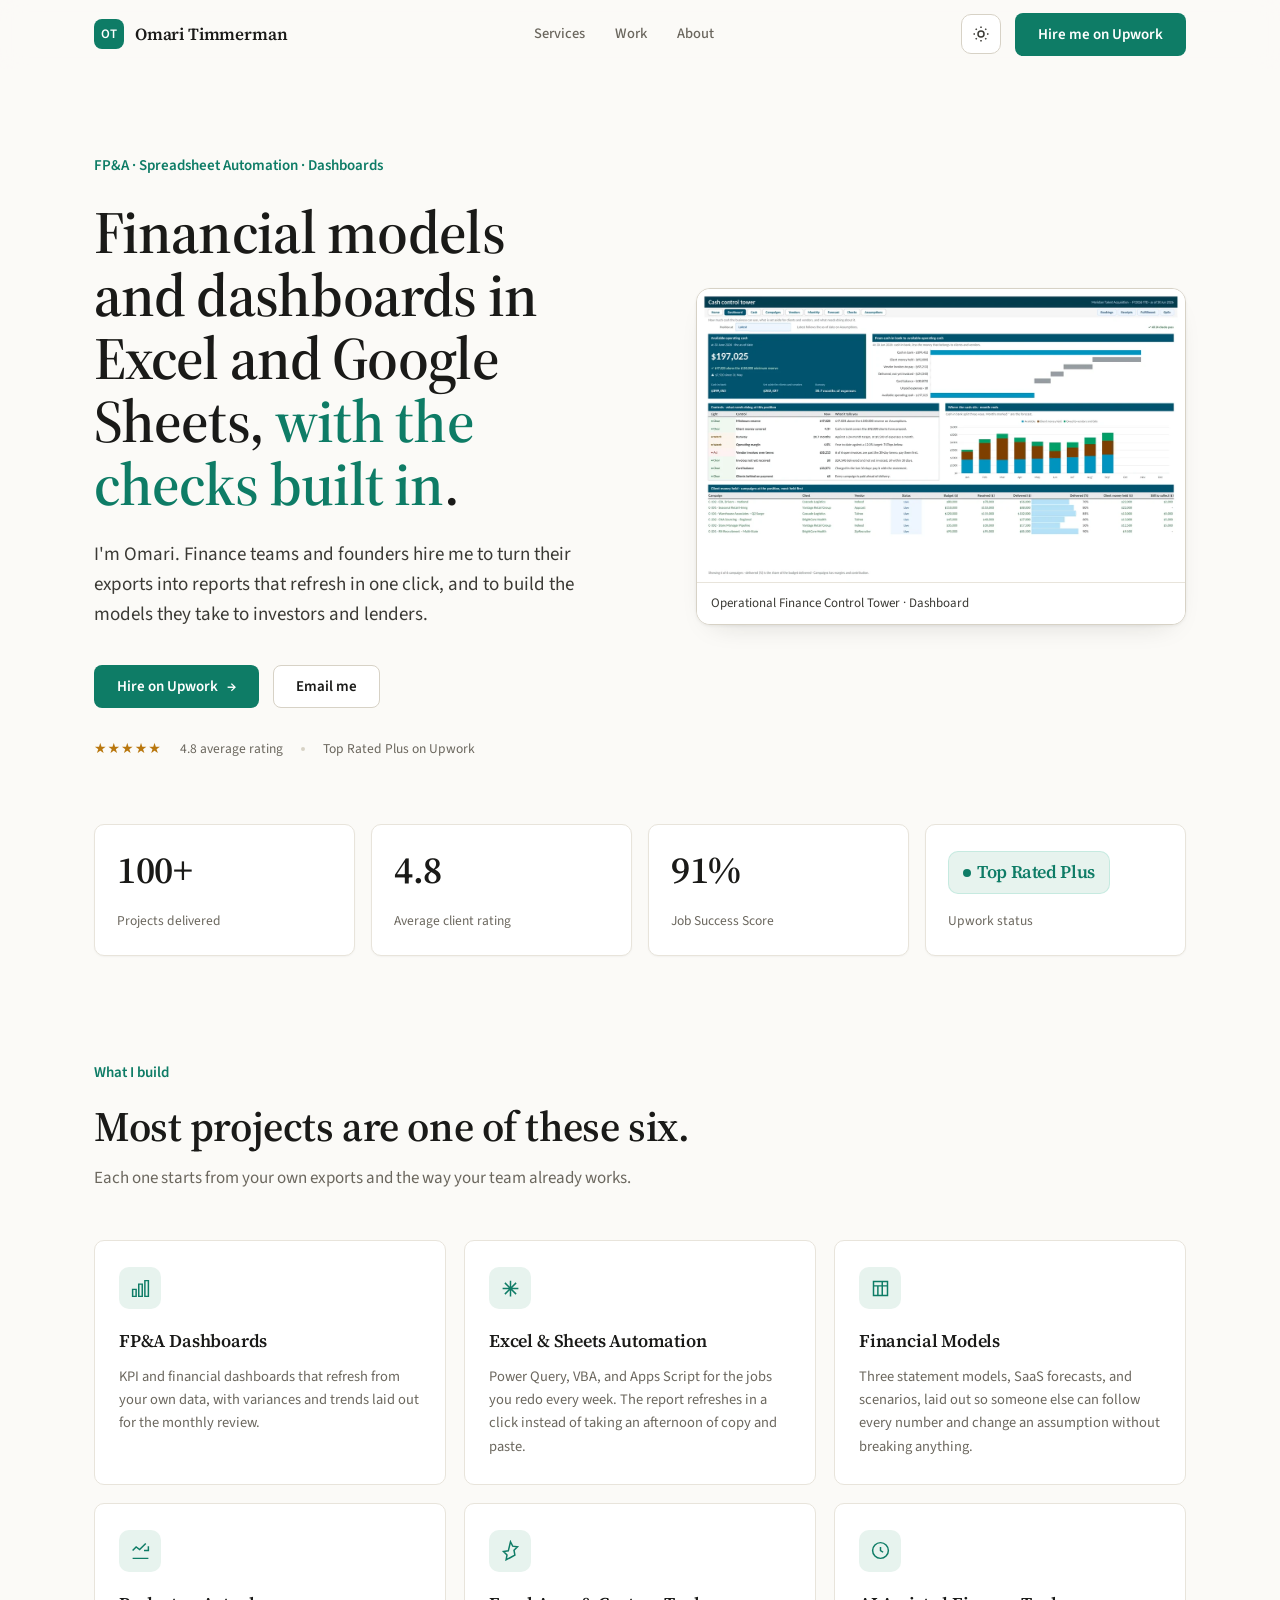
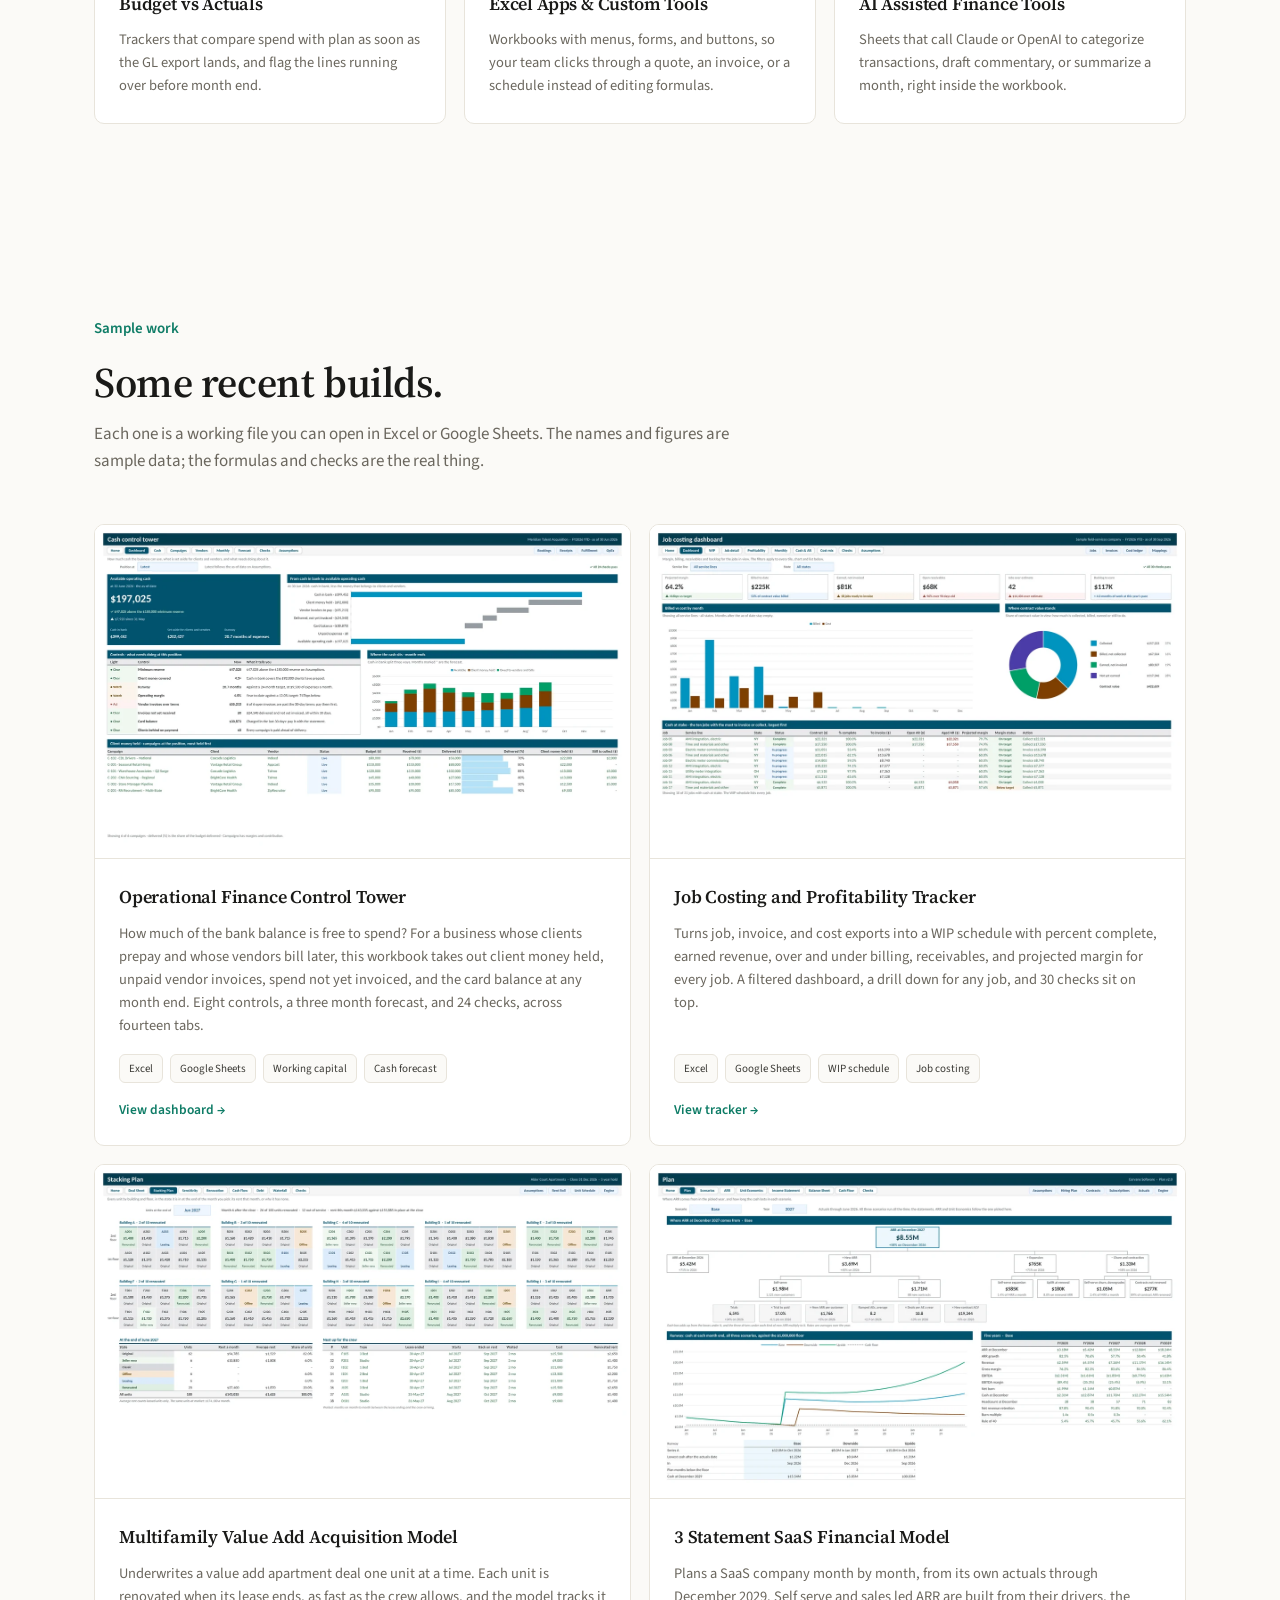
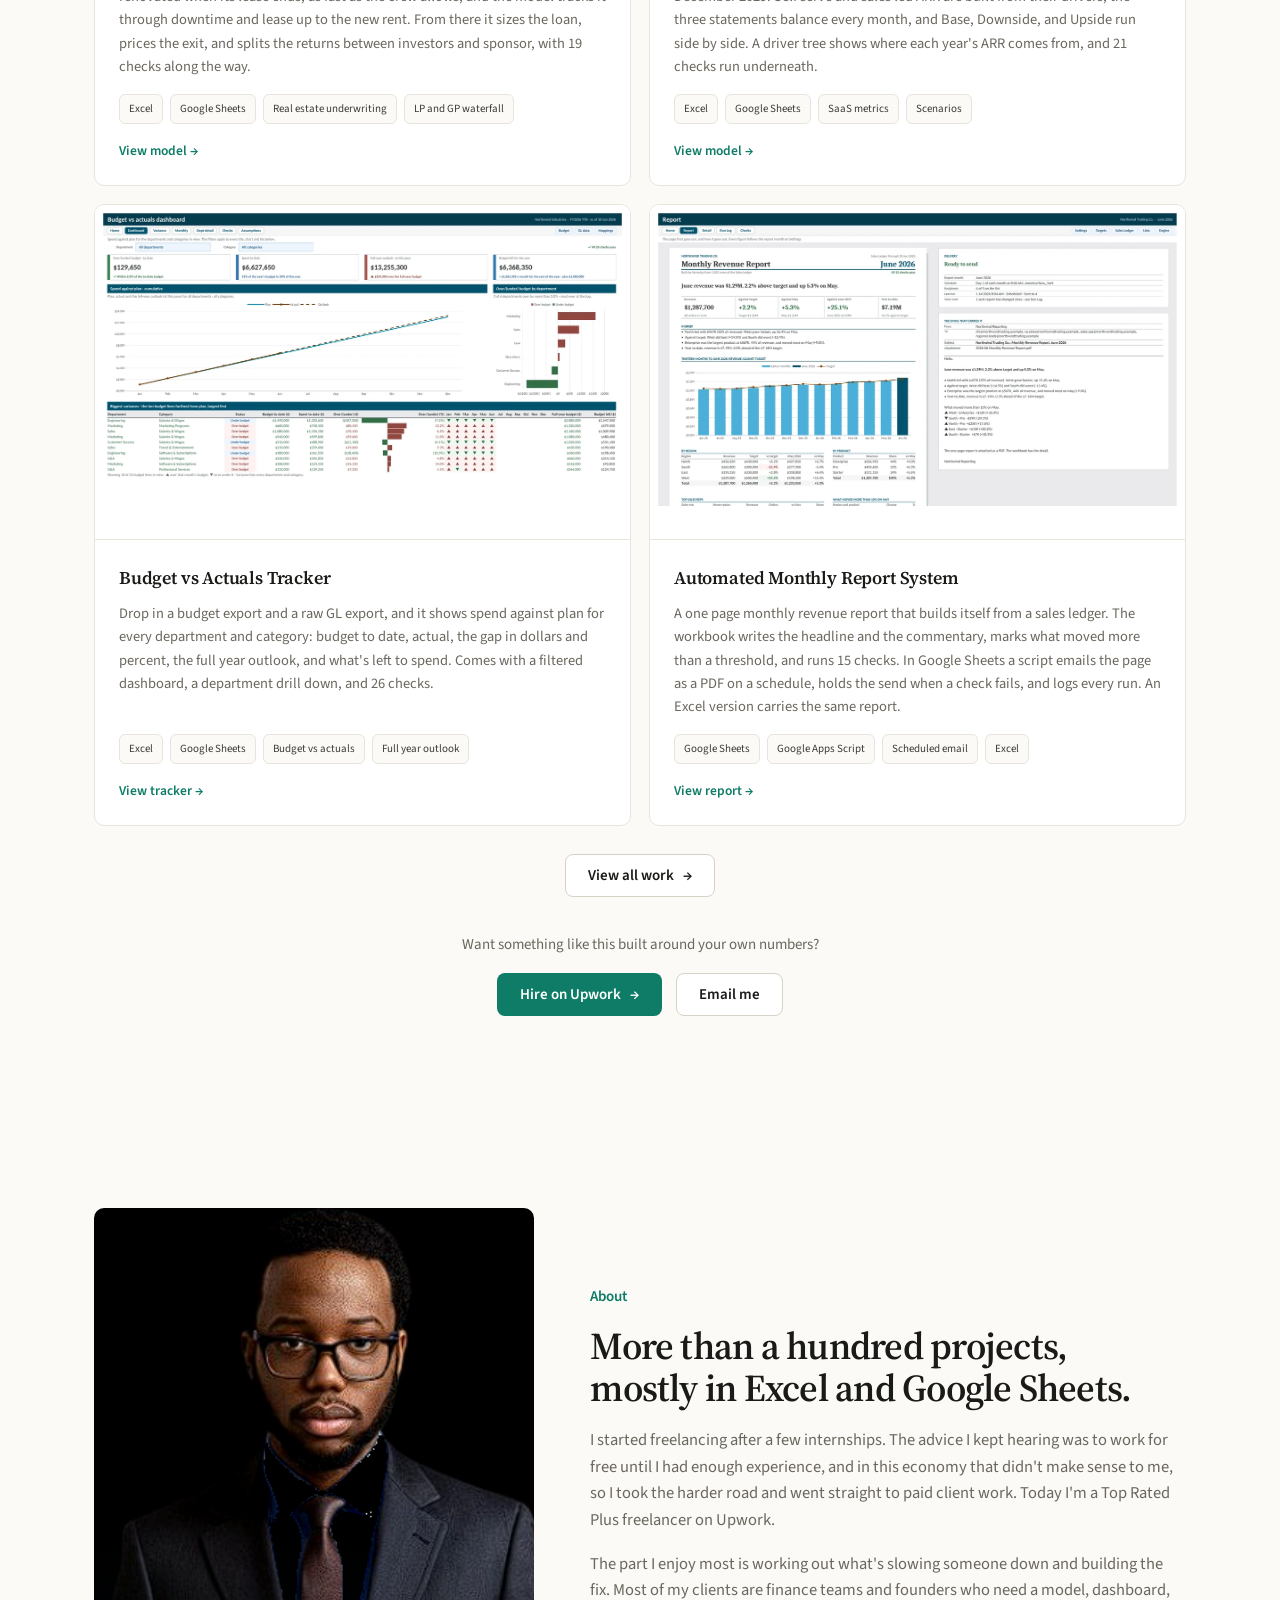
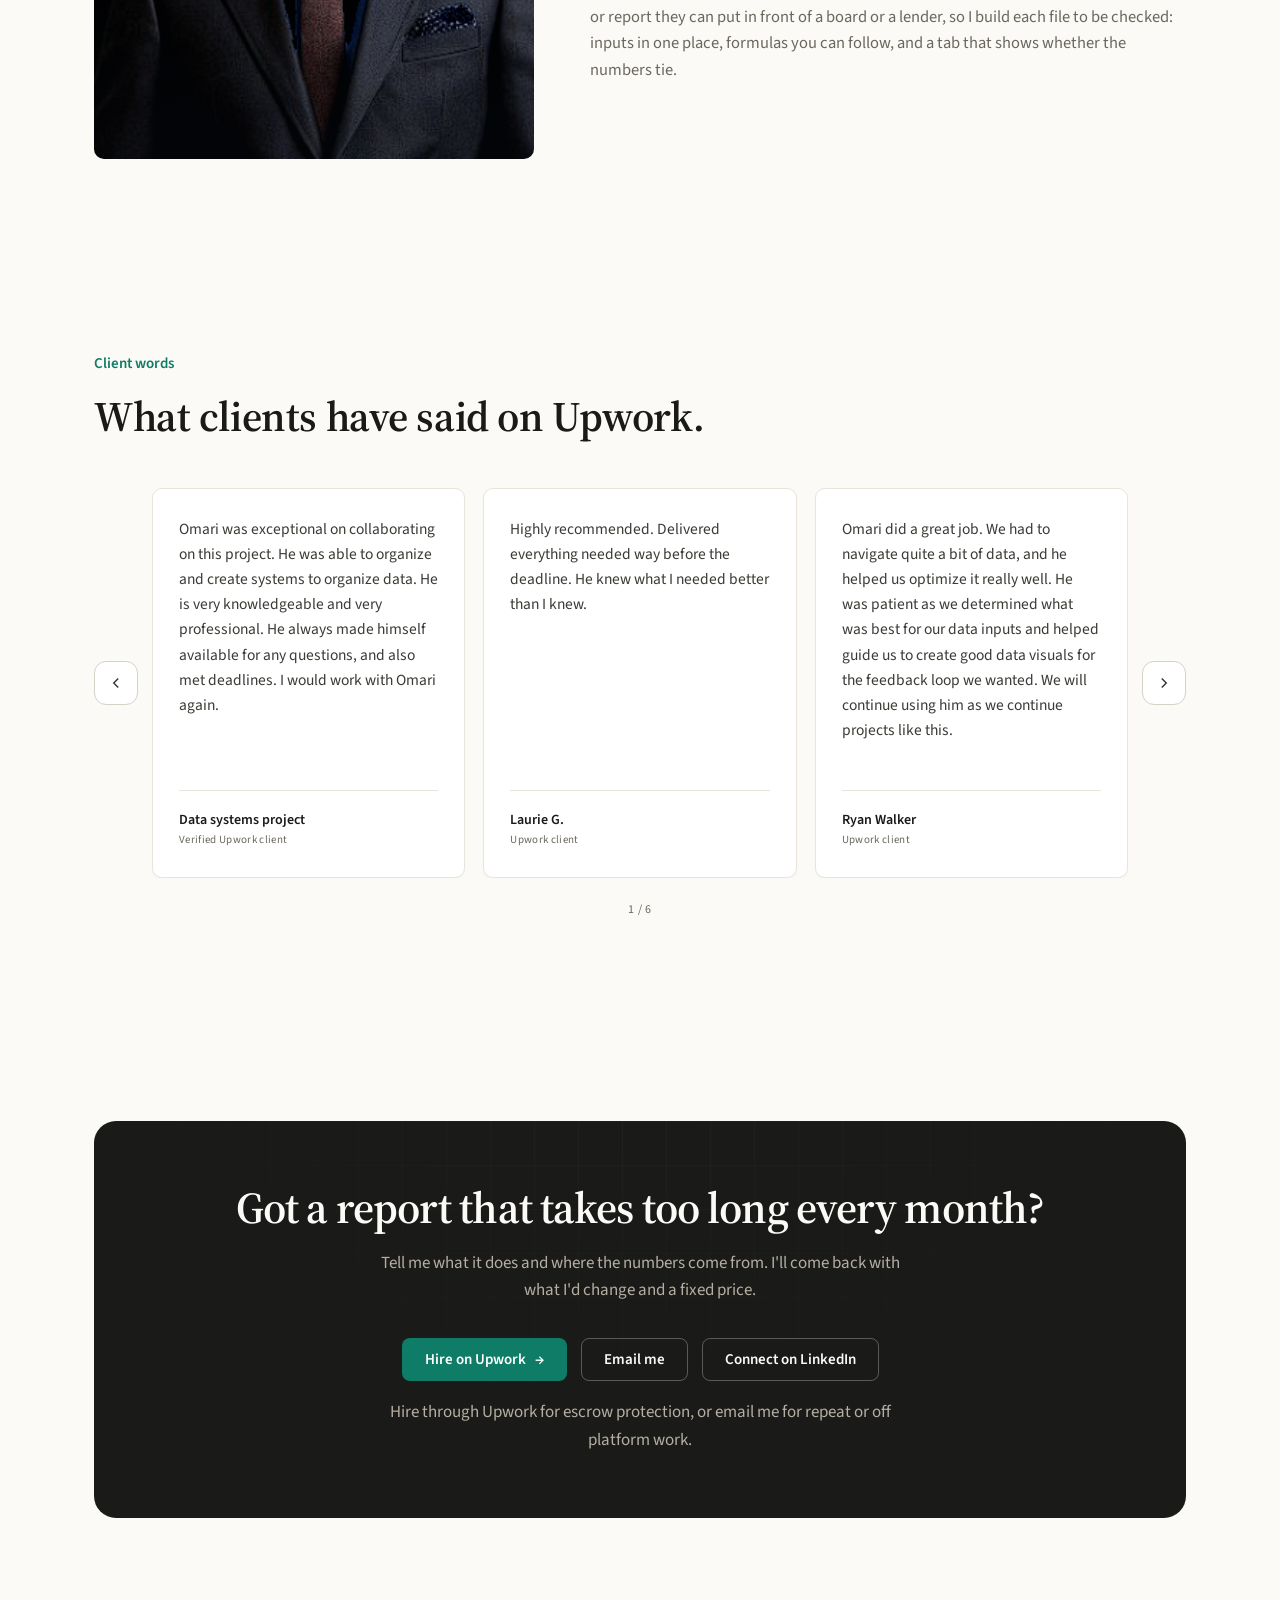
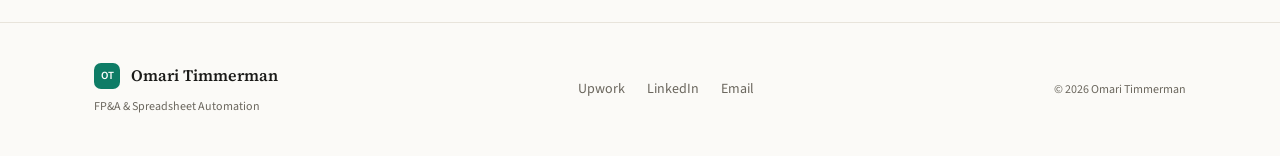
<file: index.html>
<!DOCTYPE html>
<html lang="en">
<head>
<meta charset="UTF-8">
<meta name="viewport" content="width=device-width, initial-scale=1.0">
<script>
(function(){
  var stored = localStorage.getItem('theme');
  var dark = stored === 'dark' || (stored !== 'light' && window.matchMedia('(prefers-color-scheme: dark)').matches);
  if (dark) document.documentElement.setAttribute('data-theme', 'dark');
})();
</script>
<title>Omari Timmerman · FP&A Dashboards &amp; Spreadsheet Automation</title>
<meta name="description" content="Financial models, dashboards, and reporting in Excel and Google Sheets, with the checks built in. Omari Timmerman, Top Rated Plus on Upwork, 100+ projects.">
<link rel="canonical" href="https://timmermaninsight.com/">
<meta property="og:url" content="https://timmermaninsight.com/">
<meta property="og:image" content="https://timmermaninsight.com/assets/og-default.webp">
<meta name="twitter:image" content="https://timmermaninsight.com/assets/og-default.webp">
<meta property="og:type" content="website">
<meta property="og:title" content="Omari Timmerman · FP&A Dashboards &amp; Spreadsheet Automation">
<meta property="og:description" content="Financial models, dashboards, and reporting in Excel and Google Sheets, with the checks built in.">
<meta name="twitter:card" content="summary_large_image">
<link rel="icon" href="data:image/svg+xml,%3Csvg xmlns='http://www.w3.org/2000/svg' viewBox='0 0 32 32'%3E%3Crect width='32' height='32' rx='7' fill='%2334C29E'/%3E%3Ctext x='16' y='22' font-family='monospace' font-size='15' font-weight='700' fill='white' text-anchor='middle'%3EOT%3C/text%3E%3C/svg%3E">
<link rel="preconnect" href="https://fonts.googleapis.com">
<link rel="preconnect" href="https://fonts.gstatic.com" crossorigin>
<link href="https://fonts.googleapis.com/css2?family=Source+Sans+3:wght@400;500;600;700&family=Source+Serif+4:opsz,wght@8..60,500;8..60,600;8..60,700&display=swap" rel="stylesheet">
<link rel="stylesheet" href="styles.css?v=20261119b">
</head>
<body>

<!-- NAV -->
<header class="nav" id="nav">
  <div class="wrap nav-inner">
    <a href="#top" class="brand"><span class="mark">OT</span> Omari Timmerman</a>
    <nav class="nav-links">
      <a href="#services">Services</a>
      <a href="work.html">Work</a>
      <a href="#about">About</a>
    </nav>
    <div class="nav-cta">
      <button type="button" class="theme-toggle" id="theme-toggle" aria-label="Switch to dark mode" aria-pressed="false">
        <svg class="theme-icon theme-icon-sun" viewBox="0 0 24 24" fill="none" stroke="currentColor" stroke-width="2" aria-hidden="true"><circle cx="12" cy="12" r="4"/><path d="M12 2v2M12 20v2M4.93 4.93l1.41 1.41M17.66 17.66l1.41 1.41M2 12h2M20 12h2M4.93 19.07l1.41-1.41M17.66 6.34l1.41-1.41"/></svg>
        <svg class="theme-icon theme-icon-moon" viewBox="0 0 24 24" fill="none" stroke="currentColor" stroke-width="2" aria-hidden="true"><path d="M21 12.79A9 9 0 1 1 11.21 3 7 7 0 0 0 21 12.79z"/></svg>
      </button>
      <a class="btn btn-primary" href="https://www.upwork.com/freelancers/omaritimmerman" target="_blank" rel="noopener">Hire me on Upwork</a>
    </div>
  </div>
</header>

<main id="top">

<!-- HERO -->
<section class="hero">
  <div class="hero-grid-bg"></div>
  <div class="wrap hero-inner">
    <div class="hero-copy">
      <span class="eyebrow">FP&amp;A · Spreadsheet Automation · Dashboards</span>
      <h1>Financial models and dashboards in Excel and Google Sheets, <span class="hl">with the checks built in</span>.</h1>
      <p class="hero-sub">I'm Omari. Finance teams and founders hire me to turn their exports into reports that refresh in one click, and to build the models they take to investors and lenders.</p>
      <div class="hero-actions">
        <a class="btn btn-primary" href="https://www.upwork.com/freelancers/omaritimmerman" target="_blank" rel="noopener">Hire on Upwork <span class="btn-arrow">&rarr;</span></a>
        <a class="btn btn-ghost" href="mailto:Omari@timmermaninsight.com?subject=Project%20inquiry">Email me</a>
      </div>
      <div class="hero-trust">
        <span class="stars">&#9733;&#9733;&#9733;&#9733;&#9733;</span>
        <span>4.8 average rating</span>
        <span class="dot"></span>
        <span>Top Rated Plus on Upwork</span>
      </div>
    </div>

    <div class="hero-vis">
      <a class="hero-shot" href="operational-finance-control.html">
        <img src="assets/operational-finance-control/cover.webp" width="1200" height="721" style="display:block;width:100%;max-width:100%;height:auto" alt="The Dashboard tab of the Operational Finance Control Tower workbook">
        <span class="hero-shot__cap">Operational Finance Control Tower · Dashboard</span>
      </a>
    </div>
  </div>
</section>

<!-- STATS -->
<section class="stats" aria-label="Track record">
  <div class="wrap">
    <div class="stats-grid">
      <div class="stat reveal">
        <div class="num"><span>100+</span></div>
        <div class="lab">Projects delivered</div>
      </div>
      <div class="stat reveal">
        <div class="num"><span>4.8</span></div>
        <div class="lab">Average client rating</div>
      </div>
      <div class="stat reveal">
        <div class="num"><span>91%</span></div>
        <div class="lab">Job Success Score</div>
      </div>
      <div class="stat reveal">
        <div class="num num-status"><span class="status-badge">Top Rated Plus</span></div>
        <div class="lab">Upwork status</div>
      </div>
    </div>
  </div>
</section>


<!-- SERVICES -->
<section id="services">
  <div class="wrap">
    <div class="sec-head reveal">
      <span class="eyebrow">What I build</span>
      <h2>Most projects are one of these six.</h2>
      <p>Each one starts from your own exports and the way your team already works.</p>
    </div>
    <div class="services-grid">
      <div class="svc reveal">
        <div class="svc-ic"><svg viewBox="0 0 24 24"><path d="M3 13h4v8H3zM10 7h4v14h-4zM17 3h4v18h-4z"/></svg></div>
        <h3>FP&amp;A Dashboards</h3>
        <p>KPI and financial dashboards that refresh from your own data, with variances and trends laid out for the monthly review.</p>
      </div>
      <div class="svc reveal">
        <div class="svc-ic"><svg viewBox="0 0 24 24"><path d="M12 3v18M3 12h18M5.6 5.6l12.8 12.8M18.4 5.6 5.6 18.4"/></svg></div>
        <h3>Excel &amp; Sheets Automation</h3>
        <p>Power Query, VBA, and Apps Script for the jobs you redo every week. The report refreshes in a click instead of taking an afternoon of copy and paste.</p>
      </div>
      <div class="svc reveal">
        <div class="svc-ic"><svg viewBox="0 0 24 24"><path d="M4 4h16v16H4zM4 9h16M9 9v11M14 4v16"/></svg></div>
        <h3>Financial Models</h3>
        <p>Three statement models, SaaS forecasts, and scenarios, laid out so someone else can follow every number and change an assumption without breaking anything.</p>
      </div>
      <div class="svc reveal">
        <div class="svc-ic"><svg viewBox="0 0 24 24"><path d="M3 12l4-4 4 3 7-7M21 7v5h-5M3 21h18"/></svg></div>
        <h3>Budget vs Actuals</h3>
        <p>Trackers that compare spend with plan as soon as the GL export lands, and flag the lines running over before month end.</p>
      </div>
      <div class="svc reveal">
        <div class="svc-ic"><svg viewBox="0 0 24 24"><path d="M12 2l2.5 5 5.5.8-4 3.9 1 5.5L12 20l-5 2.6 1-5.5-4-3.9 5.5-.8z"/></svg></div>
        <h3>Excel Apps &amp; Custom Tools</h3>
        <p>Workbooks with menus, forms, and buttons, so your team clicks through a quote, an invoice, or a schedule instead of editing formulas.</p>
      </div>
      <div class="svc reveal">
        <div class="svc-ic"><svg viewBox="0 0 24 24"><path d="M12 3a9 9 0 100 18 9 9 0 000-18zM12 8v4l3 2"/></svg></div>
        <h3>AI Assisted Finance Tools</h3>
        <p>Sheets that call Claude or OpenAI to categorize transactions, draft commentary, or summarize a month, right inside the workbook.</p>
      </div>
    </div>
  </div>
</section>

<!-- WORK -->
<section id="work">
  <div class="wrap">
    <div class="sec-head reveal">
      <span class="eyebrow">Sample work</span>
      <h2>Some recent builds.</h2>
      <p>Each one is a working file you can open in Excel or Google Sheets. The names and figures are sample data; the formulas and checks are the real thing.</p>
    </div>
    <div class="work-grid" id="featured-work"></div>
    <div class="reveal" style="margin-top:28px;text-align:center">
      <a class="btn btn-ghost" href="work.html">View all work <span class="btn-arrow">&rarr;</span></a>
    </div>
    <div class="work-cta reveal">
      <p>Want something like this built around your own numbers?</p>
      <div class="cta-pair">
        <a class="btn btn-primary" href="https://www.upwork.com/freelancers/omaritimmerman" target="_blank" rel="noopener">Hire on Upwork <span class="btn-arrow">&rarr;</span></a>
        <a class="btn btn-ghost" href="mailto:Omari@timmermaninsight.com?subject=Project%20inquiry">Email me</a>
      </div>
    </div>
  </div>
</section>



<!-- ABOUT -->
<section id="about">
  <div class="wrap about-inner">
    <div class="about-photo reveal">
      <div class="photo-frame"><img src="assets/omari-photo.webp" alt="Omari Timmerman, FP&amp;A and spreadsheet automation specialist" width="456" height="381" loading="lazy"></div>
    </div>
    <div class="about-text reveal">
      <span class="eyebrow">About</span>
      <h2>More than a hundred projects, mostly in Excel and Google Sheets.</h2>
      <p>I started freelancing after a few internships. The advice I kept hearing was to work for free until I had enough experience, and in this economy that didn't make sense to me, so I took the harder road and went straight to paid client work. Today I'm a Top Rated Plus freelancer on Upwork.</p>
      <p>The part I enjoy most is working out what's slowing someone down and building the fix. Most of my clients are finance teams and founders who need a model, dashboard, or report they can put in front of a board or a lender, so I build each file to be checked: inputs in one place, formulas you can follow, and a tab that shows whether the numbers tie.</p>
    </div>
  </div>
</section>

<!-- TESTIMONIALS -->
<section id="testimonials">
  <div class="wrap">
    <div class="sec-head reveal">
      <span class="eyebrow">Client words</span>
      <h2>What clients have said on Upwork.</h2>
    </div>
    <div class="tst-carousel reveal">
      <button type="button" class="tst-nav tst-prev" aria-label="Previous testimonials">
        <svg viewBox="0 0 24 24" fill="none" stroke="currentColor" stroke-width="2" aria-hidden="true"><path d="M15 18l-6-6 6-6"/></svg>
      </button>
      <div class="tst-viewport" id="tst-viewport">
        <div class="tst-track" id="tst-track">
          <div class="tst">
            <p class="q">Omari was exceptional on collaborating on this project. He was able to organize and create systems to organize data. He is very knowledgeable and very professional. He always made himself available for any questions, and also met deadlines. I would work with Omari again.</p>
            <div class="by"><div><div class="nm">Data systems project</div><div class="role">Verified Upwork client</div></div></div>
          </div>
          <div class="tst">
            <p class="q">Highly recommended. Delivered everything needed way before the deadline. He knew what I needed better than I knew.</p>
            <div class="by"><div><div class="nm">Laurie G.</div><div class="role">Upwork client</div></div></div>
          </div>
          <div class="tst">
            <p class="q">Omari did a great job. We had to navigate quite a bit of data, and he helped us optimize it really well. He was patient as we determined what was best for our data inputs and helped guide us to create good data visuals for the feedback loop we wanted. We will continue using him as we continue projects like this.</p>
            <div class="by"><div><div class="nm">Ryan Walker</div><div class="role">Upwork client</div></div></div>
          </div>
          <div class="tst">
            <p class="q">Omari was wonderful to work with. Would hire him again.</p>
            <div class="by"><div><div class="nm">Excel spreadsheet with data analytics</div><div class="role">Verified Upwork client</div></div></div>
          </div>
          <div class="tst">
            <p class="q">A+ Service</p>
            <div class="by"><div><div class="nm">Updating spreadsheet</div><div class="role">Verified Upwork client</div></div></div>
          </div>
          <div class="tst">
            <p class="q">Omari provided the best experience I have ever had on Upwork. He was a ninja when it came to the technical stuff.</p>
            <div class="by"><div><div class="nm">Custom Excel documents</div><div class="role">Verified Upwork client</div></div></div>
          </div>
          <div class="tst">
            <p class="q">Omari was fantastic and had a genuine understanding of a rather complex job. We had several iterations and Omari was pleasant and engaging throughout the sometimes arduous process! Highly recommend!</p>
            <div class="by"><div><div class="nm">Bond ladder charts · Excel / Power BI</div><div class="role">Verified Upwork client</div></div></div>
          </div>
          <div class="tst">
            <p class="q">Needed something quickly, great communication and execution!</p>
            <div class="by"><div><div class="nm">Excel XLOOKUP</div><div class="role">Verified Upwork client</div></div></div>
          </div>
          <div class="tst">
            <p class="q">Omari was tasked with a difficult project. He was responsive, professional, and added value at every step. I would highly recommend him.</p>
            <div class="by"><div><div class="nm">Book sales tracking spreadsheet</div><div class="role">Verified Upwork client</div></div></div>
          </div>
          <div class="tst">
            <p class="q">Quality work, very timely patient and professional! Will most certainly hire again in the near future.</p>
            <div class="by"><div><div class="nm">30 minute consultation</div><div class="role">Verified Upwork client</div></div></div>
          </div>
          <div class="tst">
            <p class="q">Omari was fantastic to work with! He frequently checked in with me, responded quickly, communicated and worked well with my feedback/suggestions, and was patient with me and willing to work on my time frames. He provided a better end product than what I initially hoped for!</p>
            <div class="by"><div><div class="nm">Excel formulas · pharmacy business</div><div class="role">Verified Upwork client</div></div></div>
          </div>
          <div class="tst">
            <p class="q">Omari was fantastic to work with. I was busy and scattered but he was communicative, clear, and kept the project moving along. He quickly understood what I was looking for and worked within the guidance I gave, and was very professional in helping appropriately scope the work for my budget. Also great at data visualization. Would absolutely hire again.</p>
            <div class="by"><div><div class="nm">Metrics dashboard · retail store</div><div class="role">Verified Upwork client</div></div></div>
          </div>
          <div class="tst">
            <p class="q">Omari was extremely responsive, professional and helpful. He has worked really hard on my project and produced work very quickly, which was great.</p>
            <div class="by"><div><div class="nm">Retention and bonus structure</div><div class="role">Verified Upwork client</div></div></div>
          </div>
          <div class="tst">
            <p class="q">Omari was a true professional throughout the entire project. Highly recommend.</p>
            <div class="by"><div><div class="nm">Excel sheet update and automation</div><div class="role">Verified Upwork client</div></div></div>
          </div>
          <div class="tst">
            <p class="q">Excellent work. Very happy to assist with changes. Prompt and professional.</p>
            <div class="by"><div><div class="nm">Google Sheets multi sheet integration</div><div class="role">Verified Upwork client</div></div></div>
          </div>
          <div class="tst">
            <p class="q">Omari was great to work with. He's smart and understood what I needed.</p>
            <div class="by"><div><div class="nm">Budget template</div><div class="role">Verified Upwork client</div></div></div>
          </div>
          <div class="tst">
            <p class="q">I had a great experience working with Omari on an Excel project. He quickly understood what I needed, delivered exactly what I asked for, and was professional and easy to communicate with throughout. If you're looking for someone skilled in Excel, I highly recommend working with him. I'll definitely be reaching out to Omari again for future projects!</p>
            <div class="by"><div><div class="nm">Labor efficiency project</div><div class="role">Verified Upwork client</div></div></div>
          </div>
          <div class="tst">
            <p class="q">Stayed up with me most of the night working an investor profit map. Kudos to Omari for his dedication to the success of our organization.</p>
            <div class="by"><div><div class="nm">Financial model development</div><div class="role">Verified Upwork client</div></div></div>
          </div>
        </div>
      </div>
      <button type="button" class="tst-nav tst-next" aria-label="Next testimonials">
        <svg viewBox="0 0 24 24" fill="none" stroke="currentColor" stroke-width="2" aria-hidden="true"><path d="M9 18l6-6-6-6"/></svg>
      </button>
    </div>
    <p class="tst-counter-wrap reveal"><span class="tst-counter" id="tst-counter">1 / 1</span></p>
  </div>
</section>


<!-- CTA -->
<section class="cta-band">
  <div class="wrap">
    <div class="cta-box reveal">
      <div class="cgrid"></div>
      <div class="inner">
        <h2>Got a report that takes too long every month?</h2>
        <p>Tell me what it does and where the numbers come from. I'll come back with what I'd change and a fixed price.</p>
        <div class="cta-actions">
          <a class="btn btn-primary" href="https://www.upwork.com/freelancers/omaritimmerman" target="_blank" rel="noopener">Hire on Upwork <span class="btn-arrow">&rarr;</span></a>
          <a class="btn btn-ghost" href="mailto:Omari@timmermaninsight.com?subject=Project%20inquiry">Email me</a>
          <a class="btn btn-ghost" href="https://www.linkedin.com/in/omari-timmerman-9a36b9190" target="_blank" rel="noopener">Connect on LinkedIn</a>
        </div>
        <p class="cta-note">Hire through Upwork for escrow protection, or email me for repeat or off platform work.</p>
      </div>
    </div>
  </div>
</section>

</main>

<!-- FOOTER -->
<footer>
  <div class="wrap foot-inner">
    <div>
      <div class="foot-brand"><span class="mark mark--foot">OT</span> Omari Timmerman</div>
      <div class="foot-meta" style="margin-top:8px">FP&amp;A &amp; Spreadsheet Automation</div>
    </div>
    <nav class="foot-links">
      <a href="https://www.upwork.com/freelancers/omaritimmerman" target="_blank" rel="noopener">Upwork</a>
      <a href="https://www.linkedin.com/in/omari-timmerman-9a36b9190" target="_blank" rel="noopener">LinkedIn</a>
      <a href="mailto:Omari@timmermaninsight.com">Email</a>
    </nav>
    <div class="foot-meta">&copy; 2026 Omari Timmerman</div>
  </div>
</footer>

<script src="theme.js?v=20261119b"></script>
<script src="reveal.js?v=20261119b"></script>
<script src="works.js?v=20261119b"></script>
<script src="works-render.js?v=20261119b"></script>
<script src="testimonials.js?v=20261119b"></script>
<script>
  renderFeaturedWorks(document.getElementById('featured-work'));
  initTestimonialCarousel();

  var nav = document.getElementById('nav');
  window.addEventListener('scroll', function(){
    if(window.scrollY > 8){ nav.classList.add('scrolled'); } else { nav.classList.remove('scrolled'); }
  }, {passive:true});

  initReveal(document);

  var reduce = window.matchMedia('(prefers-reduced-motion: reduce)').matches;
  function runCount(el){
    var target = parseFloat(el.getAttribute('data-target'));
    var dec = parseInt(el.getAttribute('data-decimals') || '0', 10);
    var suffix = el.getAttribute('data-suffix') || '';
    if(reduce){ el.textContent = target.toFixed(dec) + suffix; return; }
    var start = null, dur = 1300;
    function step(ts){
      if(!start) start = ts;
      var p = Math.min((ts - start)/dur, 1);
      var eased = 1 - Math.pow(1 - p, 3);
      el.textContent = (target * eased).toFixed(dec) + suffix;
      if(p < 1) requestAnimationFrame(step);
      else el.textContent = target.toFixed(dec) + suffix;
    }
    requestAnimationFrame(step);
  }
  var counts = document.querySelectorAll('.count');
  if('IntersectionObserver' in window){
    // The real numbers ship in the HTML (for previews, crawlers and no-JS);
    // they reset to zero only when the count-up animation is going to run.
    if(!reduce){
      counts.forEach(function(el){
        var dec = parseInt(el.getAttribute('data-decimals') || '0', 10);
        el.textContent = (0).toFixed(dec) + (el.getAttribute('data-suffix') || '');
      });
    }
    var io2 = new IntersectionObserver(function(entries){
      entries.forEach(function(e){ if(e.isIntersecting){ runCount(e.target); io2.unobserve(e.target); } });
    }, {threshold:.5});
    counts.forEach(function(el){ io2.observe(el); });
  } else {
    counts.forEach(runCount);
  }

</script>
</body>
</html>
</file>
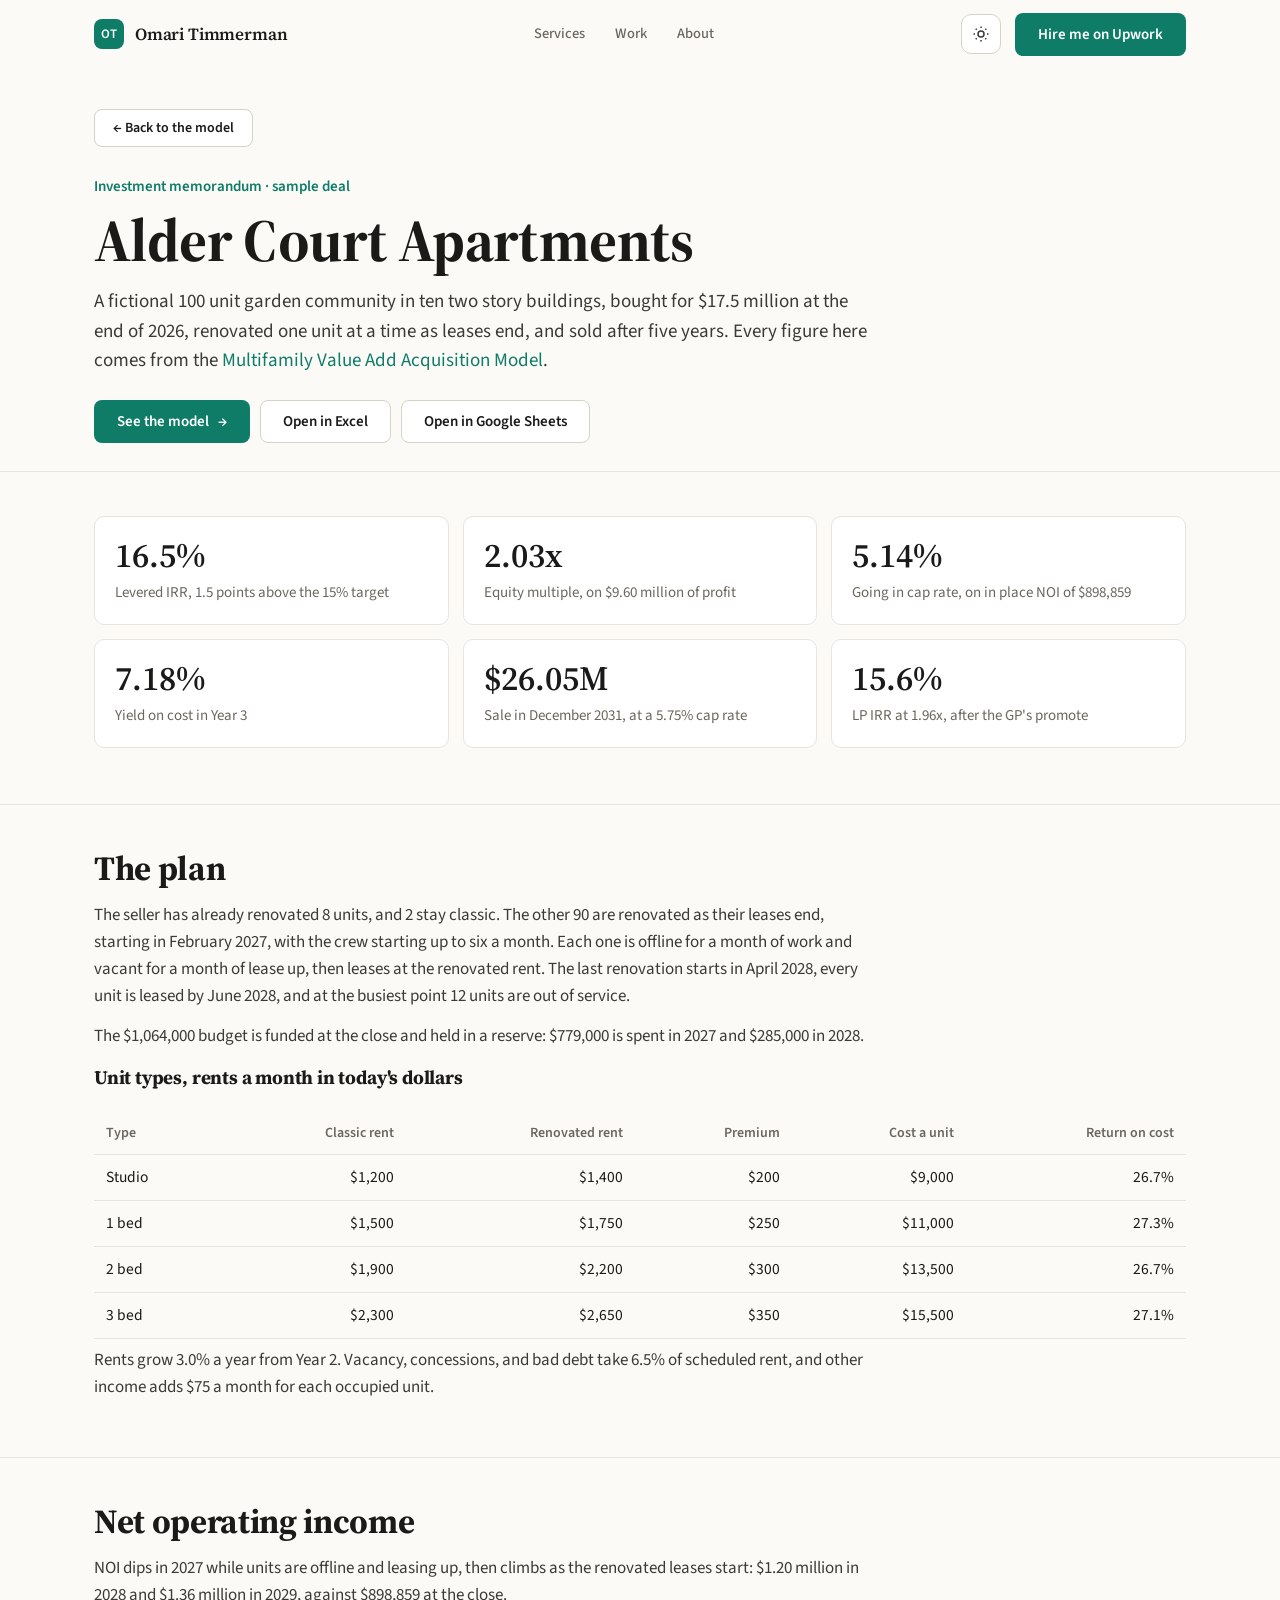
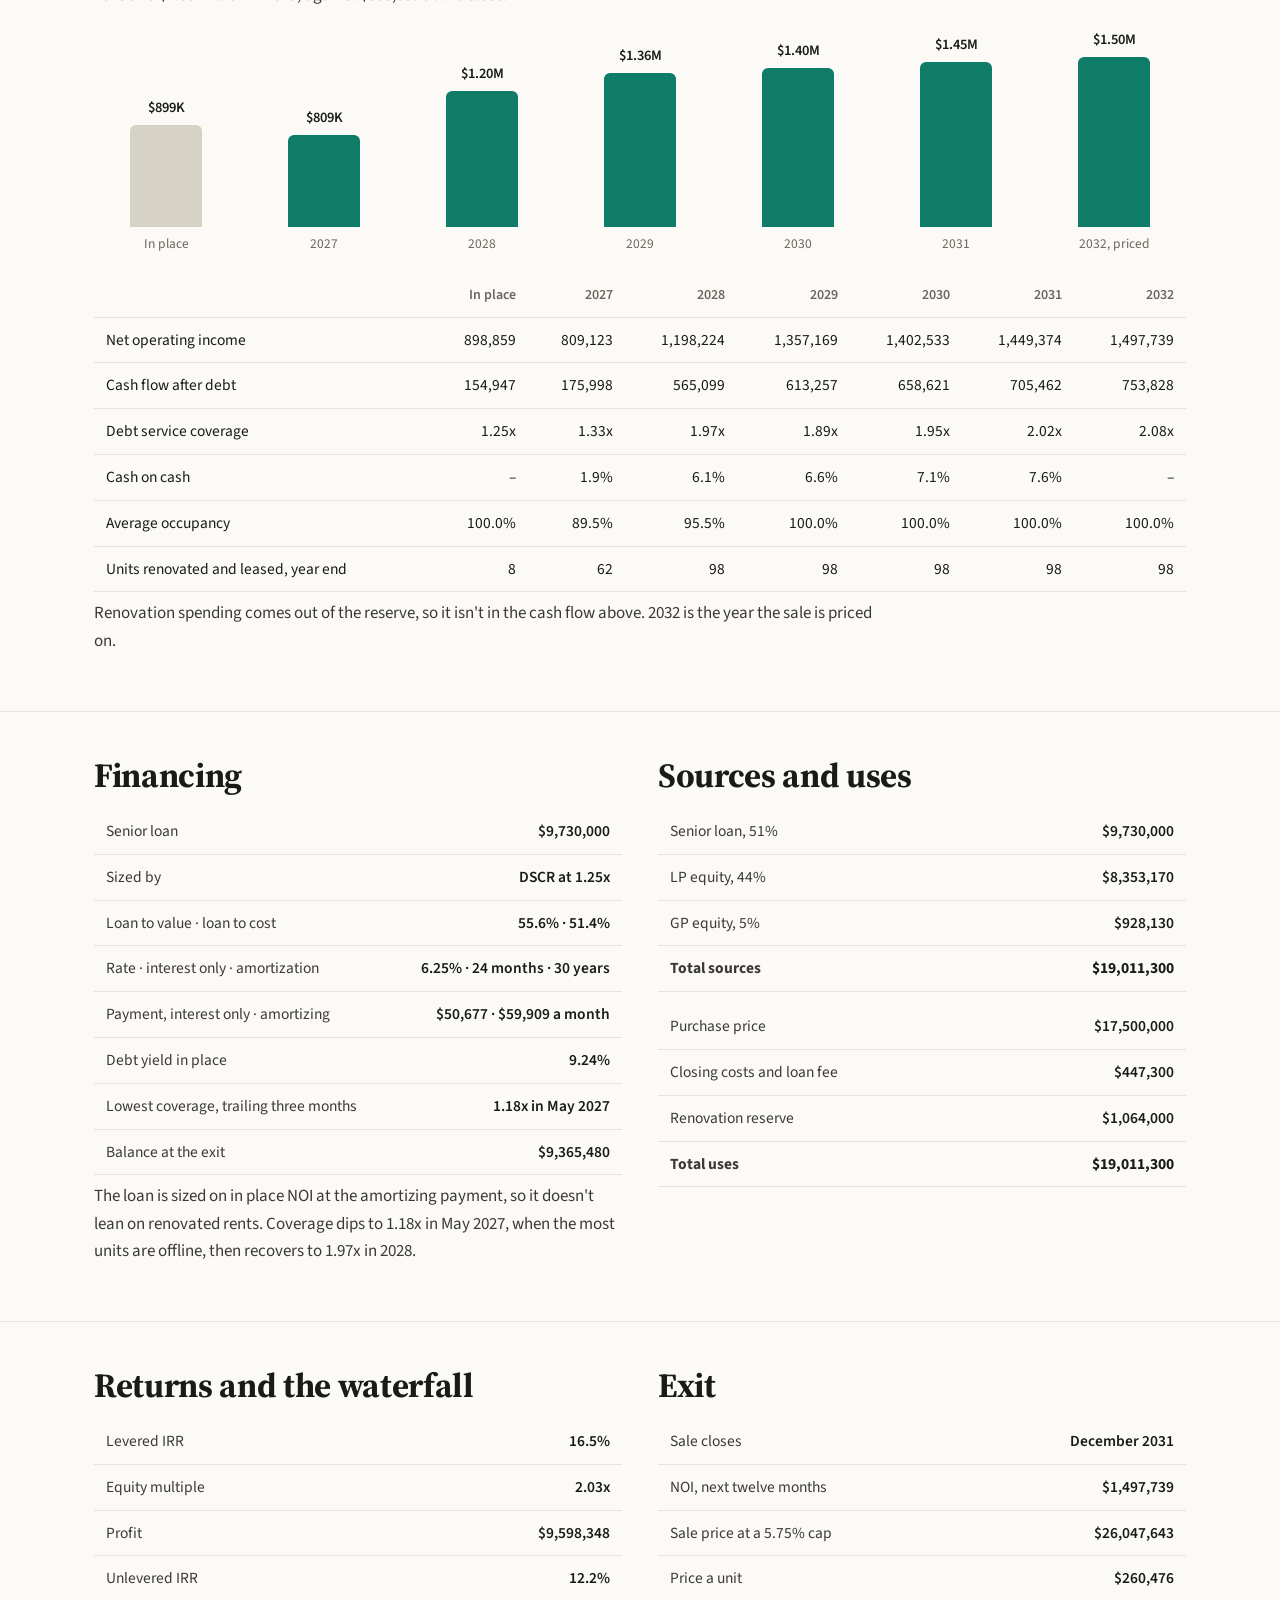
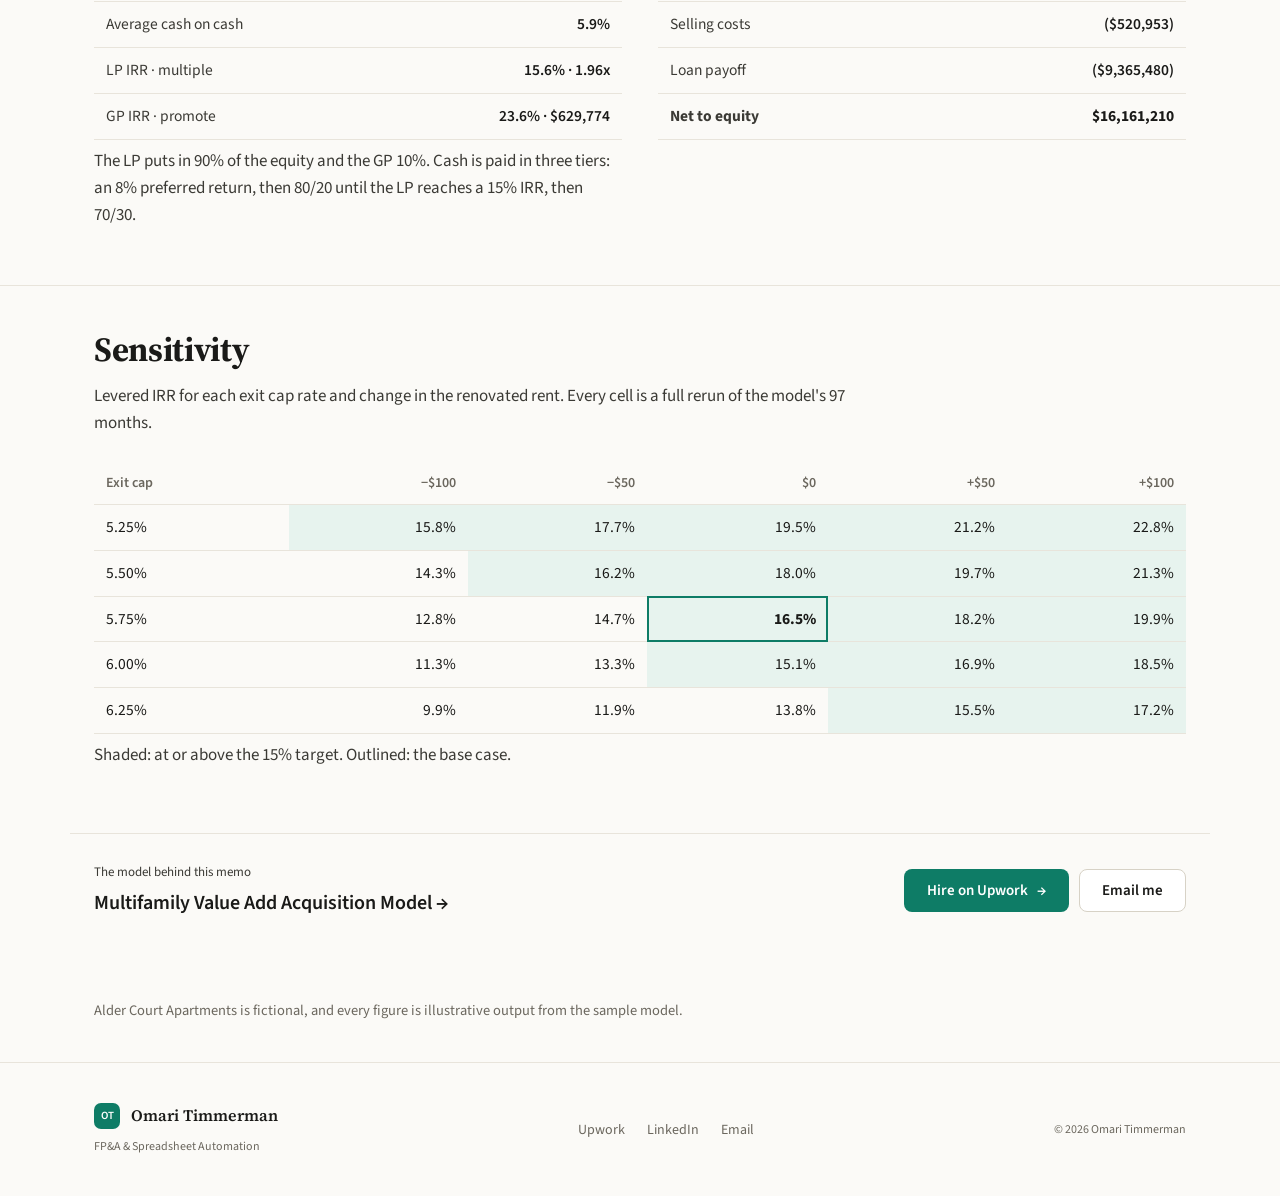
<file: builds/multifamily-memorandum/index.html>
<!DOCTYPE html>
<html lang="en">
<head>
<meta charset="UTF-8">
<meta name="viewport" content="width=device-width, initial-scale=1.0">
<script>
(function(){
  var stored = localStorage.getItem('theme');
  var dark = stored === 'dark' || (stored !== 'light' && window.matchMedia('(prefers-color-scheme: dark)').matches);
  if (dark) document.documentElement.setAttribute('data-theme', 'dark');
})();
</script>
<title>Alder Court Apartments investment memo · Omari Timmerman</title>
<meta name="description" content="A sample investment memo for a 100 unit value add apartment deal, built on the Multifamily Value Add Acquisition Model: the plan, NOI, financing, returns, sensitivity, and exit.">
<link rel="canonical" href="https://timmermaninsight.com/builds/multifamily-memorandum/">
<meta property="og:url" content="https://timmermaninsight.com/builds/multifamily-memorandum/">
<meta property="og:title" content="Alder Court Apartments investment memo · Omari Timmerman">
<meta property="og:description" content="A sample investment memo for a 100 unit value add apartment deal, built on the Multifamily Value Add Acquisition Model: the plan, NOI, financing, returns, sensitivity, and exit.">
<meta property="og:image" content="https://timmermaninsight.com/assets/og-default.webp">
<meta name="twitter:card" content="summary_large_image">
<meta name="twitter:image" content="https://timmermaninsight.com/assets/og-default.webp">
<link rel="icon" href="data:image/svg+xml,%3Csvg xmlns='http://www.w3.org/2000/svg' viewBox='0 0 32 32'%3E%3Crect width='32' height='32' rx='7' fill='%2334C29E'/%3E%3Ctext x='16' y='22' font-family='monospace' font-size='15' font-weight='700' fill='white' text-anchor='middle'%3EOT%3C/text%3E%3C/svg%3E">
<link rel="preconnect" href="https://fonts.googleapis.com">
<link rel="preconnect" href="https://fonts.gstatic.com" crossorigin>
<link href="https://fonts.googleapis.com/css2?family=Source+Sans+3:wght@400;500;600;700&family=Source+Serif+4:opsz,wght@8..60,500;8..60,600;8..60,700&display=swap" rel="stylesheet">
<link rel="stylesheet" href="/styles.css?v=20261119b">
<style>
.memo-hero{padding:40px 0 28px}
.memo-hero .eyebrow{display:block;margin-top:28px}
.memo-hero h1{font-size:clamp(38px,5.2vw,60px);line-height:1.04;margin:10px 0 16px}
.memo-lede{font-size:19px;line-height:1.55;color:var(--ink-soft);max-width:780px}
.memo-lede a{color:var(--accent-text)}
.memo-actions{display:flex;flex-wrap:wrap;gap:10px;margin-top:24px}
.memo-sec{padding:44px 0;border-top:1px solid var(--hair)}
.memo-sec h2{font-size:clamp(26px,3vw,34px);line-height:1.15;margin-bottom:14px}
.memo-sec h3{font-size:19px;margin:6px 0 8px}
.memo-sec p{color:var(--ink-soft);max-width:780px;margin-bottom:12px;font-size:17px;line-height:1.6}
.memo-tiles{display:grid;grid-template-columns:repeat(3,1fr);gap:14px;padding-bottom:12px}
.memo-tile{background:var(--surface);border:1px solid var(--hair);border-radius:var(--radius);padding:20px 20px 18px}
.memo-tile b{display:block;font-family:var(--display);font-size:34px;font-weight:600;line-height:1.1;color:var(--ink);margin-bottom:6px}
.memo-tile span{color:var(--muted);font-size:15px;line-height:1.45}
.memo-scroll{overflow-x:auto;-webkit-overflow-scrolling:touch}
.memo-table{width:100%;border-collapse:collapse;font-variant-numeric:tabular-nums;font-size:15.5px;margin:12px 0 8px}
.memo-table th,.memo-table td{padding:10px 12px;border-bottom:1px solid var(--hair);text-align:right;white-space:nowrap}
.memo-table th:first-child,.memo-table td:first-child{text-align:left;white-space:normal}
.memo-table thead th{color:var(--muted);font-weight:600;font-size:14px}
.memo-table tr.total td{font-weight:700;border-top:1px solid var(--hair-strong)}
.memo-ledger td:first-child{color:var(--ink-soft)}
.memo-ledger td:last-child{color:var(--ink);font-weight:600}
.memo-bars{display:grid;grid-template-columns:repeat(7,1fr);gap:14px;align-items:end;margin:18px 0 8px}
.memo-bar{display:flex;flex-direction:column;align-items:center;gap:6px}
.memo-bar i{display:block;width:100%;max-width:72px;background:var(--brand);border-radius:6px 6px 0 0}
.memo-bar.dim i{background:var(--hair-strong)}
.memo-bar b{font-size:14.5px;font-weight:600}
.memo-bar span{font-size:13.5px;color:var(--muted);text-align:center}
.memo-two{display:grid;grid-template-columns:1fr 1fr;gap:36px;align-items:start}
.memo-grid td.good{background:var(--brand-tint);color:var(--ink)}
.memo-grid td.base{outline:2px solid var(--brand);outline-offset:-2px;font-weight:700}
.memo-legend{font-size:14.5px;color:var(--muted)}
.memo-note{color:var(--muted);font-size:14.5px;padding:8px 0 40px}
@media (max-width:760px){.memo-tiles{grid-template-columns:1fr 1fr}.memo-two{grid-template-columns:1fr}.memo-bars{gap:6px}.memo-bar b{font-size:11.5px}.memo-bar span{font-size:11px}.memo-tile b{font-size:28px}.memo-lede{font-size:17.5px}}
</style>
</head>
<body class="memo-page">
<header class="nav" id="nav">
  <div class="wrap nav-inner">
    <div class="nav-lead">
      <a href="/index.html" class="brand"><span class="mark">OT</span> Omari Timmerman</a>
    </div>
    <nav class="nav-links" aria-label="Portfolio sections">
      <a href="/index.html#services">Services</a>
      <a href="/work.html" >Work</a>
      <a href="/index.html#about">About</a>
    </nav>
    <div class="nav-cta">
      <button type="button" class="theme-toggle" id="theme-toggle" aria-label="Switch to dark mode" aria-pressed="false">
        <svg class="theme-icon theme-icon-sun" viewBox="0 0 24 24" fill="none" stroke="currentColor" stroke-width="2" aria-hidden="true"><circle cx="12" cy="12" r="4"/><path d="M12 2v2M12 20v2M4.93 4.93l1.41 1.41M17.66 17.66l1.41 1.41M2 12h2M20 12h2M4.93 19.07l1.41-1.41M17.66 6.34l1.41-1.41"/></svg>
        <svg class="theme-icon theme-icon-moon" viewBox="0 0 24 24" fill="none" stroke="currentColor" stroke-width="2" aria-hidden="true"><path d="M21 12.79A9 9 0 1 1 11.21 3 7 7 0 0 0 21 12.79z"/></svg>
      </button>
      <a class="btn btn-primary" href="https://www.upwork.com/freelancers/omaritimmerman" target="_blank" rel="noopener">Hire me on Upwork</a>
    </div>
  </div>
</header>
<main id="top" class="memo">
<section class="memo-hero"><div class="wrap">
  <a href="/multifamily-value-add.html" class="btn btn-ghost build-back"><span>&larr; Back to the model</span></a>
  <p class="eyebrow">Investment memorandum · sample deal</p>
  <h1>Alder Court Apartments</h1>
  <p class="memo-lede">A fictional 100 unit garden community in ten two story buildings, bought for $17.5 million at the end of 2026, renovated one unit at a time as leases end, and sold after five years. Every figure here comes from the <a href="/multifamily-value-add.html">Multifamily Value Add Acquisition Model</a>.</p>
  <div class="memo-actions"><a class="btn btn-primary" href="/multifamily-value-add.html">See the model <span class="btn-arrow">&rarr;</span></a><a class="btn btn-ghost" href="https://timmermaninsights-my.sharepoint.com/:x:/g/personal/omari_timmermaninsight_com/IQBEj18z4n2vT7FOGSAzbA8gATqh_w-WfTmx0xV7d1EEt6Q?e=TtMiyr" target="_blank" rel="noopener">Open in Excel</a><a class="btn btn-ghost" href="https://docs.google.com/spreadsheets/d/1rY7jcg30k8U6vzEyT32RAbAFrZRs5ZkBJkgwaZ41alk/edit?usp=sharing" target="_blank" rel="noopener">Open in Google Sheets</a></div>
</div></section>
<section class="memo-sec"><div class="wrap"><div class="memo-tiles">
  <div class="memo-tile"><b>16.5%</b><span>Levered IRR, 1.5 points above the 15% target</span></div>
  <div class="memo-tile"><b>2.03x</b><span>Equity multiple, on $9.60 million of profit</span></div>
  <div class="memo-tile"><b>5.14%</b><span>Going in cap rate, on in place NOI of $898,859</span></div>
  <div class="memo-tile"><b>7.18%</b><span>Yield on cost in Year 3</span></div>
  <div class="memo-tile"><b>$26.05M</b><span>Sale in December 2031, at a 5.75% cap rate</span></div>
  <div class="memo-tile"><b>15.6%</b><span>LP IRR at 1.96x, after the GP's promote</span></div>
</div></div></section>
<section class="memo-sec"><div class="wrap">
  <h2>The plan</h2>
  <p>The seller has already renovated 8 units, and 2 stay classic. The other 90 are renovated as their leases end, starting in February 2027, with the crew starting up to six a month. Each one is offline for a month of work and vacant for a month of lease up, then leases at the renovated rent. The last renovation starts in April 2028, every unit is leased by June 2028, and at the busiest point 12 units are out of service.</p>
  <p>The $1,064,000 budget is funded at the close and held in a reserve: $779,000 is spent in 2027 and $285,000 in 2028.</p>
  <h3>Unit types, rents a month in today's dollars</h3>
  <div class="memo-scroll"><table class="memo-table"><thead><tr><th>Type</th><th>Classic rent</th><th>Renovated rent</th><th>Premium</th><th>Cost a unit</th><th>Return on cost</th></tr></thead><tbody><tr><td>Studio</td><td>$1,200</td><td>$1,400</td><td>$200</td><td>$9,000</td><td>26.7%</td></tr><tr><td>1 bed</td><td>$1,500</td><td>$1,750</td><td>$250</td><td>$11,000</td><td>27.3%</td></tr><tr><td>2 bed</td><td>$1,900</td><td>$2,200</td><td>$300</td><td>$13,500</td><td>26.7%</td></tr><tr><td>3 bed</td><td>$2,300</td><td>$2,650</td><td>$350</td><td>$15,500</td><td>27.1%</td></tr></tbody></table></div>
  <p class="memo-legend">Rents grow 3.0% a year from Year 2. Vacancy, concessions, and bad debt take 6.5% of scheduled rent, and other income adds $75 a month for each occupied unit.</p>
</div></section>
<section class="memo-sec"><div class="wrap">
  <h2>Net operating income</h2>
  <p>NOI dips in 2027 while units are offline and leasing up, then climbs as the renovated leases start: $1.20 million in 2028 and $1.36 million in 2029, against $898,859 at the close.</p>
  <div class="memo-bars" role="img" aria-label="Net operating income: $898,859 in place, $809,123 in 2027, $1,198,224 in 2028, $1,357,169 in 2029, $1,402,533 in 2030, $1,449,374 in 2031, and $1,497,739 in 2032, the year the sale is priced on">
<div class="memo-bar dim"><b>$899K</b><i style="height:102px"></i><span>In place</span></div>
<div class="memo-bar"><b>$809K</b><i style="height:92px"></i><span>2027</span></div>
<div class="memo-bar"><b>$1.20M</b><i style="height:136px"></i><span>2028</span></div>
<div class="memo-bar"><b>$1.36M</b><i style="height:154px"></i><span>2029</span></div>
<div class="memo-bar"><b>$1.40M</b><i style="height:159px"></i><span>2030</span></div>
<div class="memo-bar"><b>$1.45M</b><i style="height:165px"></i><span>2031</span></div>
<div class="memo-bar"><b>$1.50M</b><i style="height:170px"></i><span>2032, priced</span></div>
  </div>
  <div class="memo-scroll"><table class="memo-table"><thead><tr><th></th><th>In place</th><th>2027</th><th>2028</th><th>2029</th><th>2030</th><th>2031</th><th>2032</th></tr></thead><tbody><tr><td>Net operating income</td><td>898,859</td><td>809,123</td><td>1,198,224</td><td>1,357,169</td><td>1,402,533</td><td>1,449,374</td><td>1,497,739</td></tr><tr><td>Cash flow after debt</td><td>154,947</td><td>175,998</td><td>565,099</td><td>613,257</td><td>658,621</td><td>705,462</td><td>753,828</td></tr><tr><td>Debt service coverage</td><td>1.25x</td><td>1.33x</td><td>1.97x</td><td>1.89x</td><td>1.95x</td><td>2.02x</td><td>2.08x</td></tr><tr><td>Cash on cash</td><td>&ndash;</td><td>1.9%</td><td>6.1%</td><td>6.6%</td><td>7.1%</td><td>7.6%</td><td>&ndash;</td></tr><tr><td>Average occupancy</td><td>100.0%</td><td>89.5%</td><td>95.5%</td><td>100.0%</td><td>100.0%</td><td>100.0%</td><td>100.0%</td></tr><tr><td>Units renovated and leased, year end</td><td>8</td><td>62</td><td>98</td><td>98</td><td>98</td><td>98</td><td>98</td></tr></tbody></table></div>
  <p class="memo-legend">Renovation spending comes out of the reserve, so it isn't in the cash flow above. 2032 is the year the sale is priced on.</p>
</div></section>
<section class="memo-sec"><div class="wrap memo-two">
  <div><h2>Financing</h2>
  <table class="memo-table memo-ledger"><tbody><tr><td>Senior loan</td><td>$9,730,000</td></tr><tr><td>Sized by</td><td>DSCR at 1.25x</td></tr><tr><td>Loan to value · loan to cost</td><td>55.6% · 51.4%</td></tr><tr><td>Rate · interest only · amortization</td><td>6.25% · 24 months · 30 years</td></tr><tr><td>Payment, interest only · amortizing</td><td>$50,677 · $59,909 a month</td></tr><tr><td>Debt yield in place</td><td>9.24%</td></tr><tr><td>Lowest coverage, trailing three months</td><td>1.18x in May 2027</td></tr><tr><td>Balance at the exit</td><td>$9,365,480</td></tr></tbody></table>
  <p>The loan is sized on in place NOI at the amortizing payment, so it doesn't lean on renovated rents. Coverage dips to 1.18x in May 2027, when the most units are offline, then recovers to 1.97x in 2028.</p></div>
  <div><h2>Sources and uses</h2>
  <table class="memo-table memo-ledger"><tbody><tr><td>Senior loan, 51%</td><td>$9,730,000</td></tr><tr><td>LP equity, 44%</td><td>$8,353,170</td></tr><tr><td>GP equity, 5%</td><td>$928,130</td></tr><tr class="total"><td>Total sources</td><td>$19,011,300</td></tr></tbody></table>
  <table class="memo-table memo-ledger"><tbody><tr><td>Purchase price</td><td>$17,500,000</td></tr><tr><td>Closing costs and loan fee</td><td>$447,300</td></tr><tr><td>Renovation reserve</td><td>$1,064,000</td></tr><tr class="total"><td>Total uses</td><td>$19,011,300</td></tr></tbody></table></div>
</div></section>
<section class="memo-sec"><div class="wrap memo-two">
  <div><h2>Returns and the waterfall</h2>
  <table class="memo-table memo-ledger"><tbody><tr><td>Levered IRR</td><td>16.5%</td></tr><tr><td>Equity multiple</td><td>2.03x</td></tr><tr><td>Profit</td><td>$9,598,348</td></tr><tr><td>Unlevered IRR</td><td>12.2%</td></tr><tr><td>Average cash on cash</td><td>5.9%</td></tr><tr><td>LP IRR · multiple</td><td>15.6% · 1.96x</td></tr><tr><td>GP IRR · promote</td><td>23.6% · $629,774</td></tr></tbody></table>
  <p>The LP puts in 90% of the equity and the GP 10%. Cash is paid in three tiers: an 8% preferred return, then 80/20 until the LP reaches a 15% IRR, then 70/30.</p></div>
  <div><h2>Exit</h2>
  <table class="memo-table memo-ledger"><tbody><tr><td>Sale closes</td><td>December 2031</td></tr><tr><td>NOI, next twelve months</td><td>$1,497,739</td></tr><tr><td>Sale price at a 5.75% cap</td><td>$26,047,643</td></tr><tr><td>Price a unit</td><td>$260,476</td></tr><tr><td>Selling costs</td><td>($520,953)</td></tr><tr><td>Loan payoff</td><td>($9,365,480)</td></tr><tr class="total"><td>Net to equity</td><td>$16,161,210</td></tr></tbody></table></div>
</div></section>
<section class="memo-sec"><div class="wrap">
  <h2>Sensitivity</h2>
  <p>Levered IRR for each exit cap rate and change in the renovated rent. Every cell is a full rerun of the model's 97 months.</p>
  <div class="memo-scroll"><table class="memo-table memo-grid"><thead><tr><th>Exit cap</th><th>&minus;$100</th><th>&minus;$50</th><th>$0</th><th>+$50</th><th>+$100</th></tr></thead><tbody><tr><td>5.25%</td><td class="good">15.8%</td><td class="good">17.7%</td><td class="good">19.5%</td><td class="good">21.2%</td><td class="good">22.8%</td></tr><tr><td>5.50%</td><td class="">14.3%</td><td class="good">16.2%</td><td class="good">18.0%</td><td class="good">19.7%</td><td class="good">21.3%</td></tr><tr><td>5.75%</td><td class="">12.8%</td><td class="">14.7%</td><td class="good base">16.5%</td><td class="good">18.2%</td><td class="good">19.9%</td></tr><tr><td>6.00%</td><td class="">11.3%</td><td class="">13.3%</td><td class="good">15.1%</td><td class="good">16.9%</td><td class="good">18.5%</td></tr><tr><td>6.25%</td><td class="">9.9%</td><td class="">11.9%</td><td class="">13.8%</td><td class="good">15.5%</td><td class="good">17.2%</td></tr></tbody></table></div>
  <p class="memo-legend">Shaded: at or above the 15% target. Outlined: the base case.</p>
</div></section>
<section class="build-next"><div class="wrap build-next__inner">
  <a class="build-next__link" href="/multifamily-value-add.html"><span class="build-next__label">The model behind this memo</span><span class="build-next__title">Multifamily Value Add Acquisition Model &rarr;</span></a>
  <div class="build-next__cta"><a class="btn btn-primary" href="https://www.upwork.com/freelancers/omaritimmerman" target="_blank" rel="noopener">Hire on Upwork <span class="btn-arrow">&rarr;</span></a><a class="btn btn-ghost" href="mailto:Omari@timmermaninsight.com?subject=Project%20inquiry">Email me</a></div>
</div></section>
<div class="wrap"><p class="memo-note">Alder Court Apartments is fictional, and every figure is illustrative output from the sample model.</p></div>
</main>
<footer>
  <div class="wrap foot-inner">
    <div>
      <div class="foot-brand"><span class="mark mark--foot">OT</span> Omari Timmerman</div>
      <div class="foot-meta" style="margin-top:8px">FP&amp;A &amp; Spreadsheet Automation</div>
    </div>
    <nav class="foot-links">
      <a href="https://www.upwork.com/freelancers/omaritimmerman" target="_blank" rel="noopener">Upwork</a>
      <a href="https://www.linkedin.com/in/omari-timmerman-9a36b9190" target="_blank" rel="noopener">LinkedIn</a>
      <a href="mailto:Omari@timmermaninsight.com">Email</a>
    </nav>
    <div class="foot-meta">&copy; 2026 Omari Timmerman</div>
  </div>
</footer>

<script src="/theme.js?v=20261119b"></script>
<script src="/reveal.js?v=20261119b"></script>
</body>
</html>
</file>
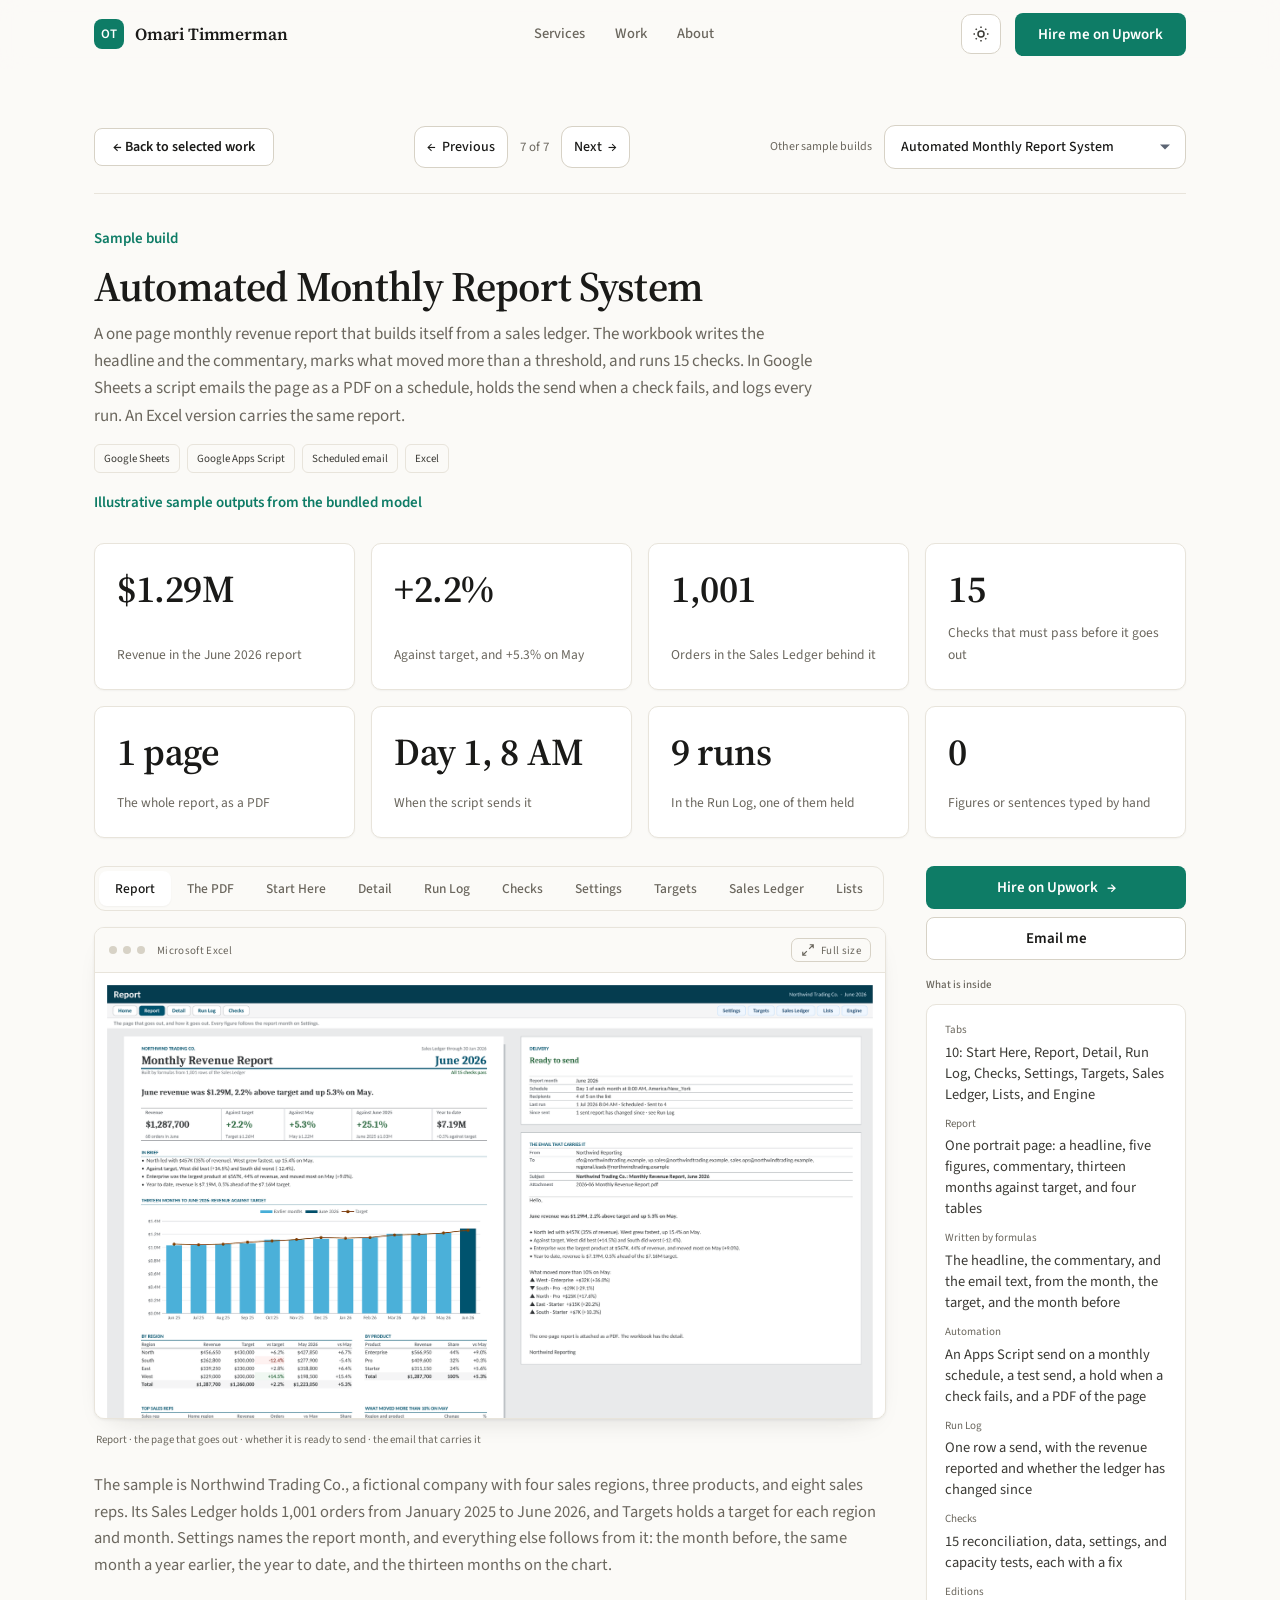
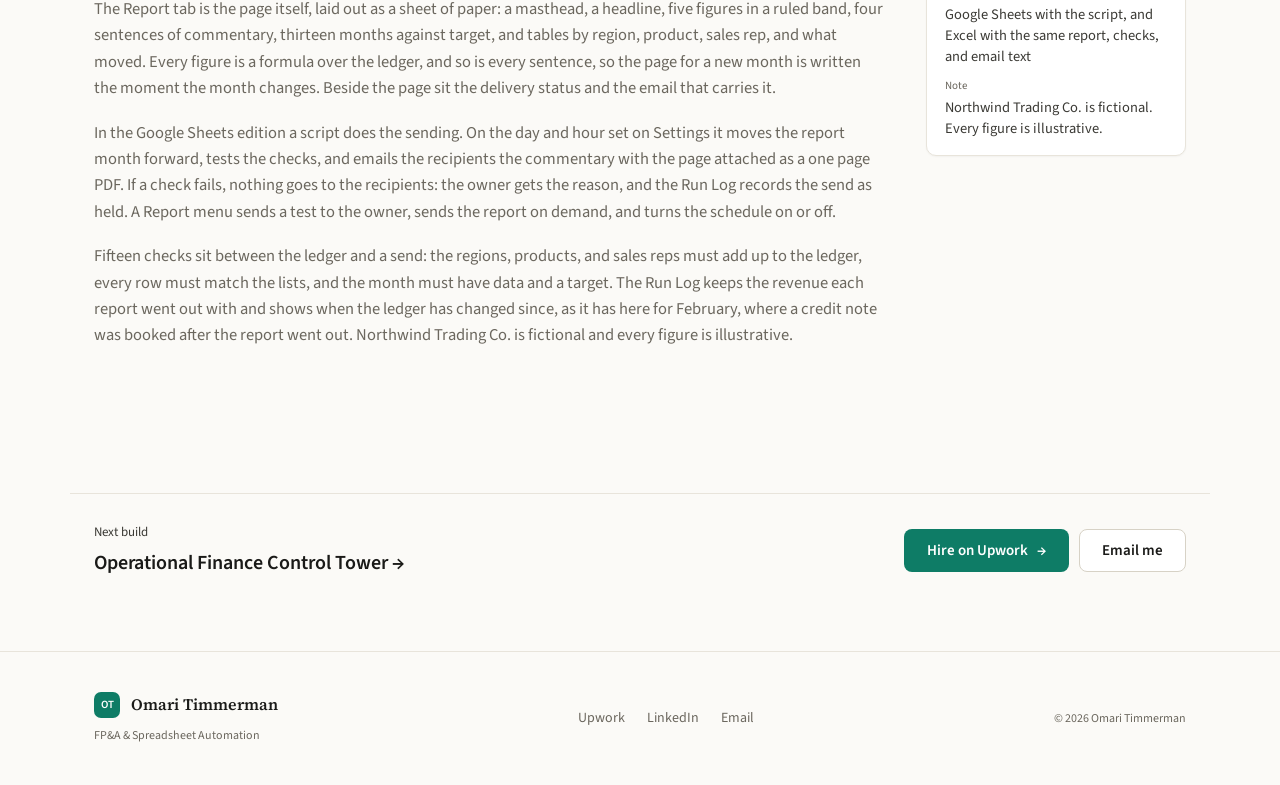
<file: automated-report-system.html>
<!DOCTYPE html>
<html lang="en">
<head>
<meta charset="UTF-8">
<meta name="viewport" content="width=device-width, initial-scale=1.0">
<script>
(function(){
  var stored = localStorage.getItem('theme');
  var dark = stored === 'dark' || (stored !== 'light' && window.matchMedia('(prefers-color-scheme: dark)').matches);
  if (dark) document.documentElement.setAttribute('data-theme', 'dark');
})();
</script>
<title>Automated Monthly Report System · Omari Timmerman</title>
<meta name="description" content="A one page monthly revenue report in Google Sheets, with an Excel version, that builds itself from a sales ledger, writes its own headline, runs 15 checks, and emails itself as a PDF on a schedule.">
<link rel="canonical" href="https://timmermaninsight.com/automated-report-system.html">
<meta property="og:url" content="https://timmermaninsight.com/automated-report-system.html">
<meta property="og:title" content="Automated Monthly Report System · Omari Timmerman">
<meta property="og:description" content="A one page monthly revenue report in Google Sheets, with an Excel version, that builds itself from a sales ledger, writes its own headline, runs 15 checks, and emails itself as a PDF on a schedule.">
<meta property="og:image" content="https://timmermaninsight.com/assets/og-default.webp">
<meta name="twitter:card" content="summary_large_image">
<meta name="twitter:image" content="https://timmermaninsight.com/assets/og-default.webp">
<link rel="icon" href="data:image/svg+xml,%3Csvg xmlns='http://www.w3.org/2000/svg' viewBox='0 0 32 32'%3E%3Crect width='32' height='32' rx='7' fill='%2334C29E'/%3E%3Ctext x='16' y='22' font-family='monospace' font-size='15' font-weight='700' fill='white' text-anchor='middle'%3EOT%3C/text%3E%3C/svg%3E">
<link rel="preconnect" href="https://fonts.googleapis.com">
<link rel="preconnect" href="https://fonts.gstatic.com" crossorigin>
<link href="https://fonts.googleapis.com/css2?family=Source+Sans+3:wght@400;500;600;700&family=Source+Serif+4:opsz,wght@8..60,500;8..60,600;8..60,700&display=swap" rel="stylesheet">
<link rel="stylesheet" href="styles.css?v=20261119b">
</head>
<body class="detail-page">

<header class="nav" id="nav">
  <div class="wrap nav-inner">
    <div class="nav-lead">
      <a href="index.html" class="brand"><span class="mark">OT</span> Omari Timmerman</a>
    </div>
    <nav class="nav-links" aria-label="Portfolio sections">
      <a href="index.html#services">Services</a>
      <a href="work.html">Work</a>
      <a href="index.html#about">About</a>
    </nav>
    <div class="nav-cta">
      <button type="button" class="theme-toggle" id="theme-toggle" aria-label="Switch to dark mode" aria-pressed="false">
        <svg class="theme-icon theme-icon-sun" viewBox="0 0 24 24" fill="none" stroke="currentColor" stroke-width="2" aria-hidden="true"><circle cx="12" cy="12" r="4"/><path d="M12 2v2M12 20v2M4.93 4.93l1.41 1.41M17.66 17.66l1.41 1.41M2 12h2M20 12h2M4.93 19.07l1.41-1.41M17.66 6.34l1.41-1.41"/></svg>
        <svg class="theme-icon theme-icon-moon" viewBox="0 0 24 24" fill="none" stroke="currentColor" stroke-width="2" aria-hidden="true"><path d="M21 12.79A9 9 0 1 1 11.21 3 7 7 0 0 0 21 12.79z"/></svg>
      </button>
      <a class="btn btn-primary" href="https://www.upwork.com/freelancers/omaritimmerman" target="_blank" rel="noopener">Hire me on Upwork</a>
    </div>
  </div>
</header>

<main>
  <section class="detail-hero">
    <div class="wrap">
      <div class="build-nav reveal">
        <a href="work.html" class="btn btn-ghost build-back"><span>&larr; Back to <span class="build-back__long">selected </span>work</span></a>
        <nav class="build-pager" aria-label="Move between builds">
          <a class="build-pager__link" href="budget-vs-actuals.html" title="Budget vs Actuals Tracker" aria-label="Previous build: Budget vs Actuals Tracker">&larr;<span class="build-pager__lbl">Previous</span></a>
          <span class="build-pager__count">7 of 7</span>
          <a class="build-pager__link" href="operational-finance-control.html" title="Operational Finance Control Tower" aria-label="Next build: Operational Finance Control Tower"><span class="build-pager__lbl">Next</span>&rarr;</a>
        </nav>
        <div class="build-switcher">
          <label for="build-select-top" class="build-switcher-label">Other sample builds</label>
          <select id="build-select-top" class="build-select" data-build-select aria-label="Switch to another sample build"></select>
        </div>
      </div>
      <div class="build-switcher build-switcher--below">
        <label for="build-select-below" class="build-switcher-label">Other sample builds</label>
        <select id="build-select-below" class="build-select" data-build-select aria-label="Switch to another sample build"></select>
      </div>

      <header class="build-header reveal">
        <span class="eyebrow">Sample build</span>
        <h1>Automated Monthly Report System</h1>
        <p class="summary">A one page monthly revenue report that builds itself from a sales ledger. The workbook writes the headline and the commentary, marks what moved more than a threshold, and runs 15 checks. In Google Sheets a script emails the page as a PDF on a schedule, holds the send when a check fails, and logs every run. An Excel version carries the same report.</p>
        <div class="chips">
          <span class="chip">Google Sheets</span>
          <span class="chip">Google Apps Script</span>
          <span class="chip">Scheduled email</span>
          <span class="chip">Excel</span>
        </div>
      </header>

      <div class="stats-intro reveal">
        <span class="eyebrow outputs-label">Illustrative sample outputs from the bundled model</span>
      </div>
      <div class="stats-grid reveal" role="group" aria-label="Sample outputs" style="margin-top:28px">
        <div class="stat">
          <div class="num">$1.29M</div>
          <div class="lab">Revenue in the June 2026 report</div>
        </div>
        <div class="stat">
          <div class="num">+2.2%</div>
          <div class="lab">Against target, and +5.3% on May</div>
        </div>
        <div class="stat">
          <div class="num">1,001</div>
          <div class="lab">Orders in the Sales Ledger behind it</div>
        </div>
        <div class="stat">
          <div class="num">15</div>
          <div class="lab">Checks that must pass before it goes out</div>
        </div>
        <div class="stat">
          <div class="num">1 page</div>
          <div class="lab">The whole report, as a PDF</div>
        </div>
        <div class="stat">
          <div class="num">Day 1, 8 AM</div>
          <div class="lab">When the script sends it</div>
        </div>
        <div class="stat">
          <div class="num">9 runs</div>
          <div class="lab">In the Run Log, one of them held</div>
        </div>
        <div class="stat">
          <div class="num">0</div>
          <div class="lab">Figures or sentences typed by hand</div>
        </div>
      </div>

      <div class="build-showcase">
        <div class="build-showcase-main">
          <div class="view-tabs" id="view-tabs" role="tablist" aria-label="Build views" hidden></div>
          <figure class="preview-figure">
            <div class="app-frame">
              <div class="app-frame__bar">
                <span class="app-frame__dots" aria-hidden="true"><i></i><i></i><i></i></span>
                <span class="app-frame__label" id="app-frame-label">Microsoft Excel</span>
              </div>
              <div class="app-frame__body">
                <img id="preview-img" src="assets/automated-report-system/01-report.webp" alt="Report tab with a one page monthly revenue report laid out as a sheet of paper: a headline, five figures in a ruled band, four sentences of commentary, a chart of thirteen months against target, and tables by region, product, sales rep, and what moved. Beside the page, a panel with the delivery status and the text of the email">
              </div>
            </div>
            <figcaption class="preview-caption" id="preview-caption">Report · the page that goes out · whether it is ready to send · the email that carries it</figcaption>
          </figure>

          <div class="build-desc build-desc--under-preview">
            <p>The sample is Northwind Trading Co., a fictional company with four sales regions, three products, and eight sales reps. Its Sales Ledger holds 1,001 orders from January 2025 to June 2026, and Targets holds a target for each region and month. Settings names the report month, and everything else follows from it: the month before, the same month a year earlier, the year to date, and the thirteen months on the chart.</p>
            <p>The Report tab is the page itself, laid out as a sheet of paper: a masthead, a headline, five figures in a ruled band, four sentences of commentary, thirteen months against target, and tables by region, product, sales rep, and what moved. Every figure is a formula over the ledger, and so is every sentence, so the page for a new month is written the moment the month changes. Beside the page sit the delivery status and the email that carries it.</p>
            <p>In the Google Sheets edition a script does the sending. On the day and hour set on Settings it moves the report month forward, tests the checks, and emails the recipients the commentary with the page attached as a one page PDF. If a check fails, nothing goes to the recipients: the owner gets the reason, and the Run Log records the send as held. A Report menu sends a test to the owner, sends the report on demand, and turns the schedule on or off.</p>
            <p>Fifteen checks sit between the ledger and a send: the regions, products, and sales reps must add up to the ledger, every row must match the lists, and the month must have data and a target. The Run Log keeps the revenue each report went out with and shows when the ledger has changed since, as it has here for February, where a credit note was booked after the report went out. Northwind Trading Co. is fictional and every figure is illustrative.</p>
          </div>
        </div>

        <aside class="build-rail" aria-label="Build details">
          <section class="rail-block rail-platforms" id="rail-platforms" hidden>
            <h2 class="rail-heading">Open this dashboard</h2>
            <div class="platform-links" id="platform-links"></div>
          </section>
          <section class="rail-block rail-spec" aria-labelledby="spec-heading">
            <h2 class="rail-heading" id="spec-heading">What is inside</h2>
            <dl class="spec-card" id="spec-card"></dl>
          </section>
          <div class="rail-cta">
            <a class="btn btn-primary" href="https://www.upwork.com/freelancers/omaritimmerman" target="_blank" rel="noopener">Hire on Upwork <span class="btn-arrow">&rarr;</span></a>
            <a class="btn btn-ghost" href="mailto:Omari@timmermaninsight.com?subject=Project%20inquiry">Email me</a>
          </div>
        </aside>
      </div>
    </div>
  </section>
  <section class="build-next">
    <div class="wrap build-next__inner">
      <a class="build-next__link" href="operational-finance-control.html"><span class="build-next__label">Next build</span><span class="build-next__title">Operational Finance Control Tower &rarr;</span></a>
      <div class="build-next__cta">
        <a class="btn btn-primary" href="https://www.upwork.com/freelancers/omaritimmerman" target="_blank" rel="noopener">Hire on Upwork <span class="btn-arrow">&rarr;</span></a>
        <a class="btn btn-ghost" href="mailto:Omari@timmermaninsight.com?subject=Project%20inquiry">Email me</a>
      </div>
    </div>
  </section>
</main>

<footer>
  <div class="wrap foot-inner">
    <div>
      <div class="foot-brand"><span class="mark mark--foot">OT</span> Omari Timmerman</div>
      <div class="foot-meta" style="margin-top:8px">FP&amp;A &amp; Spreadsheet Automation</div>
    </div>
    <nav class="foot-links" aria-label="External links">
      <a href="https://www.upwork.com/freelancers/omaritimmerman" target="_blank" rel="noopener">Upwork</a>
      <a href="https://www.linkedin.com/in/omari-timmerman-9a36b9190" target="_blank" rel="noopener">LinkedIn</a>
      <a href="mailto:Omari@timmermaninsight.com">Email</a>
    </nav>
    <div class="foot-meta">&copy; 2026 Omari Timmerman</div>
  </div>
</footer>

<script src="theme.js?v=20261119b"></script>
<script src="reveal.js?v=20261119b"></script>
<script src="works.js?v=20261119b"></script>
<script src="build-nav.js?v=20261119b"></script>
<script src="platforms.js?v=20261119b"></script>
<script src="build-detail.js?v=20261119b"></script>
<script>
  initBuildNav('automated-report-system.html');
  initDetailNavScroll();
  initBuildDetail({
    appLabel: 'Microsoft Excel',
    views: [
      { name: 'Report', img: 'assets/automated-report-system/01-report.webp', caption: 'Report · the page that goes out · whether it is ready to send · the email that carries it', alt: 'Report tab with a one page monthly revenue report laid out as a sheet of paper: a headline, five figures in a ruled band, four sentences of commentary, a chart of thirteen months against target, and tables by region, product, sales rep, and what moved. Beside the page, a panel with the delivery status and the text of the email' },
      { name: 'The PDF', img: 'assets/automated-report-system/02-the-pdf.webp', caption: 'The PDF · one letter page, as the recipients get it', alt: 'The one page report as a PDF: masthead, headline, five figures, commentary, a thirteen month chart of revenue against target, and four tables', app: 'PDF, as emailed' },
      { name: 'Start Here', img: 'assets/automated-report-system/03-start-here.webp', caption: 'Start Here · status · this month · go to · how the report builds itself', alt: 'Start Here tab with check and delivery status, this month at a glance, links to every tab, how the report builds itself, steps to use it for another company, a color key, and how to read the Report' },
      { name: 'Detail', img: 'assets/automated-report-system/04-detail.webp', caption: 'Detail · thirteen months by region · region by product · the change on the month before · year to date · every sales rep', alt: 'Detail tab with thirteen months of revenue by region against target, a stacked column chart of the same months, region by product for the month, the change on the month before with cells beyond the threshold marked, the year to date by region, and every sales rep ranked' },
      { name: 'Run Log', img: 'assets/automated-report-system/05-run-log.webp', caption: 'Run Log · one row a send · a send that was held · a month that changed after it went out', alt: 'Run Log tab with nine runs: the time, type, report month, status, recipients, revenue reported, and checks for each, one run held and sent later that day, and a column that shows February changed in the ledger after its report went out' },
      { name: 'Checks', img: 'assets/automated-report-system/06-checks.webp', caption: 'Checks · 15 tests between the ledger and a send · each failure says what to do', alt: 'Checks tab listing reconciliations of the report against the ledger, data and settings tests, and capacity tests, all passing, with information lines below' },
      { name: 'Settings', img: 'assets/automated-report-system/07-settings.webp', caption: 'Settings · report month and threshold · sender, day, hour, and time zone · recipients', alt: 'Settings tab with the company, report title, report month, and variance threshold, how the report goes out, and the list of recipients with a Yes or No for each' },
      { name: 'Targets', img: 'assets/automated-report-system/08-targets.webp', caption: 'Targets · a target for each region and month · revenue from the ledger beside it', alt: 'Targets tab with monthly revenue targets by region from January 2025 to December 2026, the company total, and revenue from the ledger against it' },
      { name: 'Sales Ledger', img: 'assets/automated-report-system/09-sales-ledger.webp', caption: 'Sales Ledger · one row an order · a month and a warning worked out for each row', alt: 'Sales Ledger tab with order number, date, region, sales rep, product, and revenue for each order, and calculated month and warning columns' },
      { name: 'Lists', img: 'assets/automated-report-system/10-lists.webp', caption: 'Lists · the regions, products, and sales reps the ledger is checked against', alt: 'Lists tab with four regions, three products, and eight sales reps with their home regions, and notes on how the lists are used' }
    ],
    platforms: [],
    whatsInside: [
      { label: 'Tabs', value: '10: Start Here, Report, Detail, Run Log, Checks, Settings, Targets, Sales Ledger, Lists, and Engine' },
      { label: 'Report', value: 'One portrait page: a headline, five figures, commentary, thirteen months against target, and four tables' },
      { label: 'Written by formulas', value: 'The headline, the commentary, and the email text, from the month, the target, and the month before' },
      { label: 'Automation', value: 'An Apps Script send on a monthly schedule, a test send, a hold when a check fails, and a PDF of the page' },
      { label: 'Run Log', value: 'One row a send, with the revenue reported and whether the ledger has changed since' },
      { label: 'Checks', value: '15 reconciliation, data, settings, and capacity tests, each with a fix' },
      { label: 'Editions', value: 'Google Sheets with the script, and Excel with the same report, checks, and email text' },
      { label: 'Note', value: 'Northwind Trading Co. is fictional. Every figure is illustrative.' }
    ]
  });
</script>
</body>
</html>
</file>
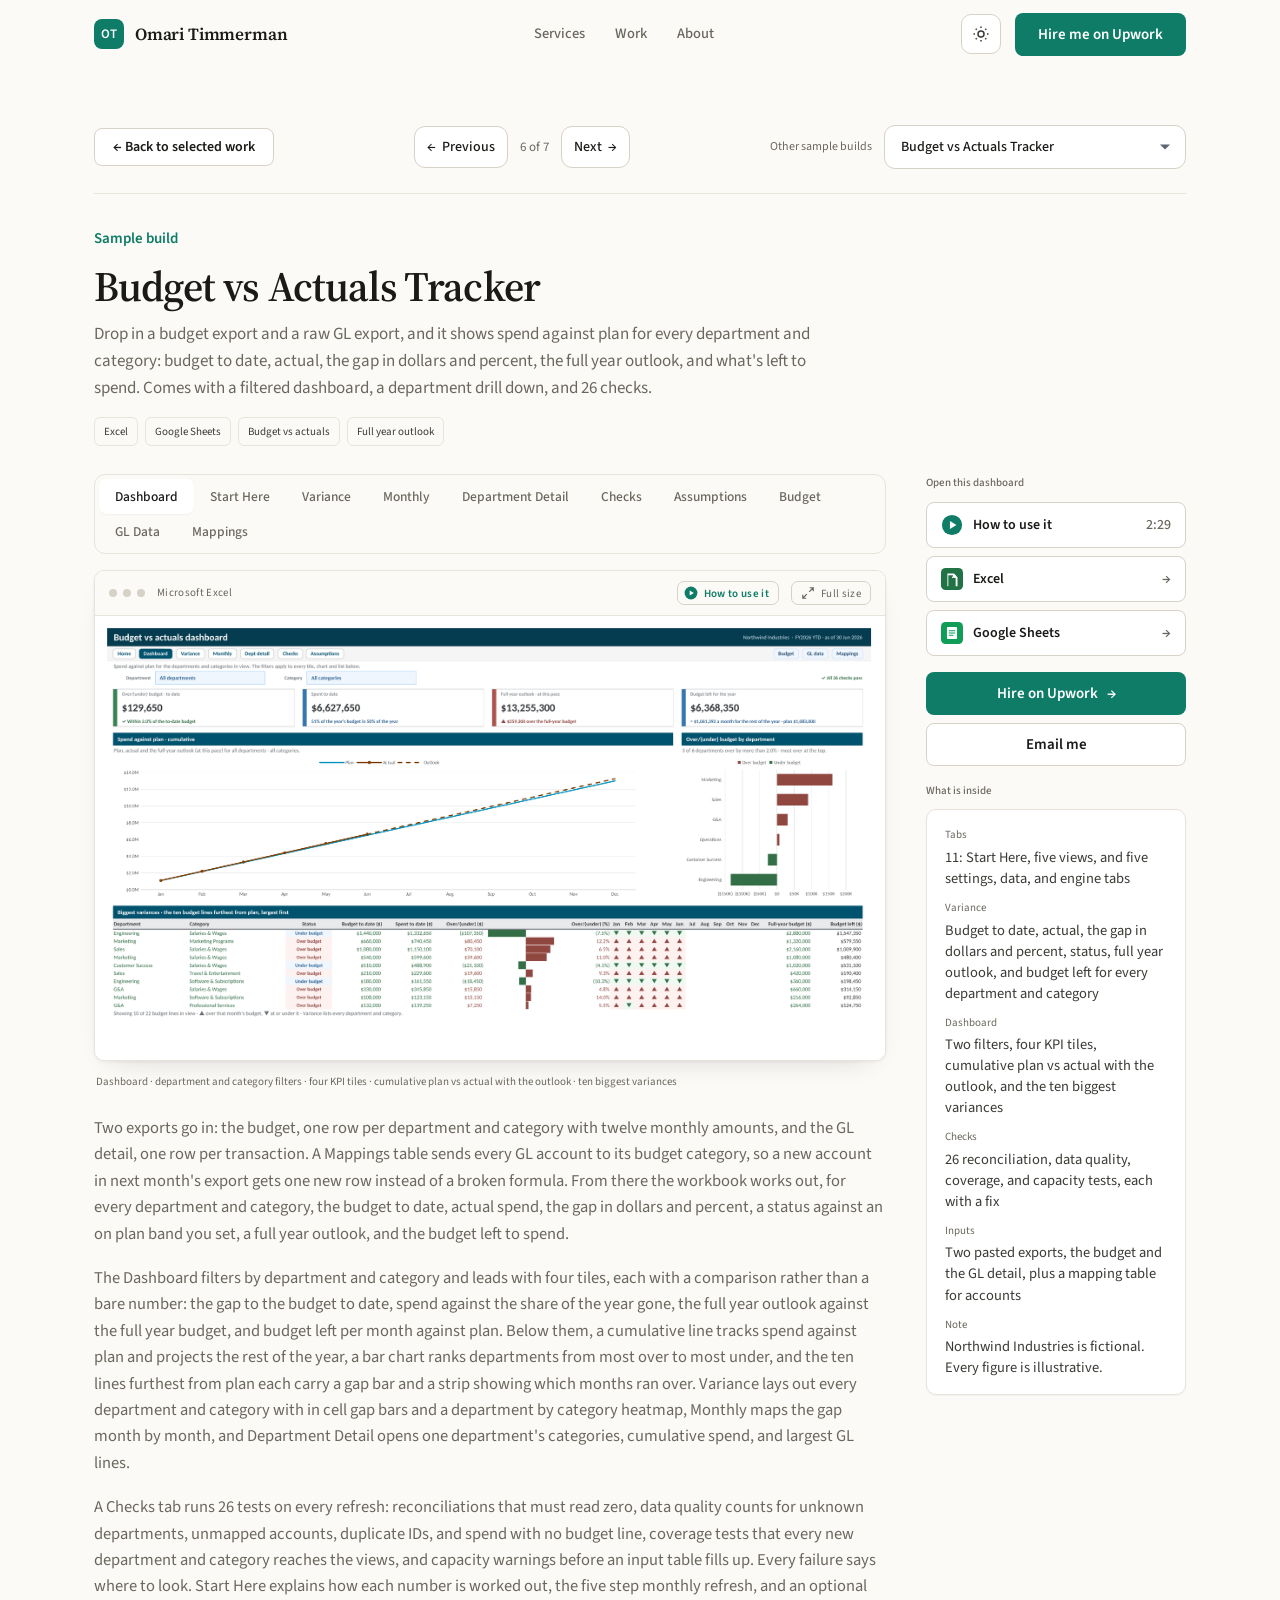
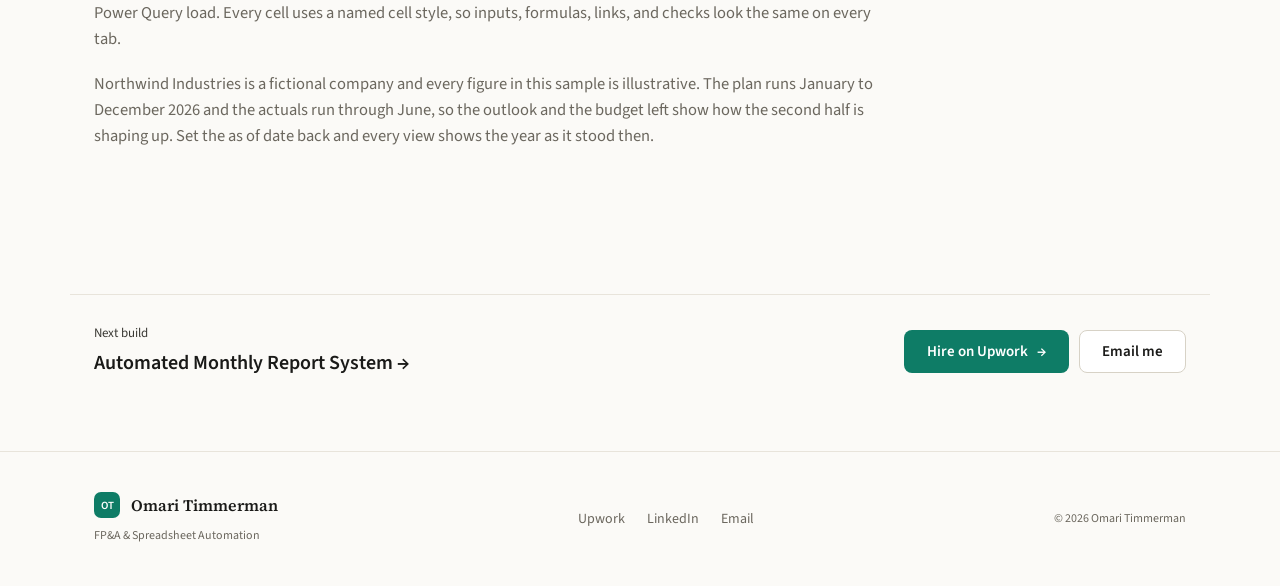
<file: budget-vs-actuals.html>
<!DOCTYPE html>
<html lang="en">
<head>
<meta charset="UTF-8">
<meta name="viewport" content="width=device-width, initial-scale=1.0">
<script>
(function(){
  var stored = localStorage.getItem('theme');
  var dark = stored === 'dark' || (stored !== 'light' && window.matchMedia('(prefers-color-scheme: dark)').matches);
  if (dark) document.documentElement.setAttribute('data-theme', 'dark');
})();
</script>
<title>Budget vs Actuals Tracker · Omari Timmerman</title>
<meta name="description" content="An Excel and Google Sheets budget vs actuals workbook: spend against plan for every department and category, a full year outlook, a filtered dashboard, and 26 built in checks.">
<link rel="canonical" href="https://timmermaninsight.com/budget-vs-actuals.html">
<meta property="og:url" content="https://timmermaninsight.com/budget-vs-actuals.html">
<meta property="og:title" content="Budget vs Actuals Tracker · Omari Timmerman">
<meta property="og:description" content="An Excel and Google Sheets budget vs actuals workbook: spend against plan for every department and category, a full year outlook, a filtered dashboard, and 26 built in checks.">
<meta property="og:image" content="https://timmermaninsight.com/assets/og-default.webp">
<meta name="twitter:card" content="summary_large_image">
<meta name="twitter:image" content="https://timmermaninsight.com/assets/og-default.webp">
<link rel="icon" href="data:image/svg+xml,%3Csvg xmlns='http://www.w3.org/2000/svg' viewBox='0 0 32 32'%3E%3Crect width='32' height='32' rx='7' fill='%2334C29E'/%3E%3Ctext x='16' y='22' font-family='monospace' font-size='15' font-weight='700' fill='white' text-anchor='middle'%3EOT%3C/text%3E%3C/svg%3E">
<link rel="preconnect" href="https://fonts.googleapis.com">
<link rel="preconnect" href="https://fonts.gstatic.com" crossorigin>
<link href="https://fonts.googleapis.com/css2?family=Source+Sans+3:wght@400;500;600;700&family=Source+Serif+4:opsz,wght@8..60,500;8..60,600;8..60,700&display=swap" rel="stylesheet">
<link rel="stylesheet" href="styles.css?v=20261119b">
</head>
<body class="detail-page">

<header class="nav" id="nav">
  <div class="wrap nav-inner">
    <div class="nav-lead">
      <a href="index.html" class="brand"><span class="mark">OT</span> Omari Timmerman</a>
      <div class="nav-build-switcher">
        <label for="build-select-nav" class="visually-hidden">Other sample builds</label>
        <select id="build-select-nav" class="build-select" data-build-select aria-label="Switch to another sample build"></select>
      </div>
    </div>
    <nav class="nav-links" aria-label="Portfolio sections">
      <a href="index.html#services">Services</a>
      <a href="work.html">Work</a>
      <a href="index.html#about">About</a>
    </nav>
    <div class="nav-cta">
      <button type="button" class="theme-toggle" id="theme-toggle" aria-label="Switch to dark mode" aria-pressed="false">
        <svg class="theme-icon theme-icon-sun" viewBox="0 0 24 24" fill="none" stroke="currentColor" stroke-width="2" aria-hidden="true"><circle cx="12" cy="12" r="4"/><path d="M12 2v2M12 20v2M4.93 4.93l1.41 1.41M17.66 17.66l1.41 1.41M2 12h2M20 12h2M4.93 19.07l1.41-1.41M17.66 6.34l1.41-1.41"/></svg>
        <svg class="theme-icon theme-icon-moon" viewBox="0 0 24 24" fill="none" stroke="currentColor" stroke-width="2" aria-hidden="true"><path d="M21 12.79A9 9 0 1 1 11.21 3 7 7 0 0 0 21 12.79z"/></svg>
      </button>
      <a class="btn btn-primary" href="https://www.upwork.com/freelancers/omaritimmerman" target="_blank" rel="noopener">Hire me on Upwork</a>
    </div>
  </div>
</header>

<main>
  <section class="detail-hero">
    <div class="wrap">
      <div class="build-nav reveal">
        <a href="work.html" class="btn btn-ghost build-back"><span>&larr; Back to <span class="build-back__long">selected </span>work</span></a>
        <nav class="build-pager" aria-label="Move between builds">
          <a class="build-pager__link" href="saas-model.html" title="3 Statement SaaS Financial Model" aria-label="Previous build: 3 Statement SaaS Financial Model">&larr;<span class="build-pager__lbl">Previous</span></a>
          <span class="build-pager__count">6 of 7</span>
          <a class="build-pager__link" href="automated-report-system.html" title="Automated Monthly Report System" aria-label="Next build: Automated Monthly Report System"><span class="build-pager__lbl">Next</span>&rarr;</a>
        </nav>
        <div class="build-switcher">
          <label for="build-select-top" class="build-switcher-label">Other sample builds</label>
          <select id="build-select-top" class="build-select" data-build-select aria-label="Switch to another sample build"></select>
        </div>
      </div>
      <div class="build-switcher build-switcher--below">
        <label for="build-select-below" class="build-switcher-label">Other sample builds</label>
        <select id="build-select-below" class="build-select" data-build-select aria-label="Switch to another sample build"></select>
      </div>

      <header class="build-header reveal">
        <span class="eyebrow">Sample build</span>
        <h1>Budget vs Actuals Tracker</h1>
        <p class="summary">An eleven tab Excel workbook, with a Google Sheets version, that turns a budget export and a raw GL export into spend against plan for every department and category: budget to date, actual spend, the gap in dollars and percent, a full year outlook, and the budget left to spend. A filtered dashboard, a department drill down, and 26 built in checks sit on top.</p>
        <div class="chips">
          <span class="chip">Excel</span>
          <span class="chip">Google Sheets</span>
          <span class="chip">Budget vs actuals</span>
          <span class="chip">Full year outlook</span>
        </div>
      </header>

      <div class="build-showcase">
        <div class="build-showcase-main">
          <div class="view-tabs" id="view-tabs" role="tablist" aria-label="Build views" hidden></div>
          <figure class="preview-figure">
            <div class="app-frame">
              <div class="app-frame__bar">
                <span class="app-frame__dots" aria-hidden="true"><i></i><i></i><i></i></span>
                <span class="app-frame__label" id="app-frame-label">Microsoft Excel</span>
              </div>
              <div class="app-frame__body">
                <img id="preview-img" src="assets/budget-vs-actuals/01-dashboard.webp" alt="Budget vs actuals dashboard with department and category filters, four KPI tiles, a cumulative plan versus actual line with the full year outlook, the gap by department, and the ten budget lines furthest from plan, each with a gap bar and a month by month strip" loading="eager" decoding="async">
              </div>
            </div>
            <figcaption class="preview-caption" id="preview-caption">Dashboard · department and category filters · four KPI tiles · cumulative plan vs actual with the outlook · ten biggest variances</figcaption>
          </figure>

          <div class="build-desc build-desc--under-preview">
            <p>Two exports go in: the budget, one row per department and category with twelve monthly amounts, and the GL detail, one row per transaction. A Mappings table sends every GL account to its budget category, so a new account in next month's export gets one new row instead of a broken formula. From there the workbook works out, for every department and category, the budget to date, actual spend, the gap in dollars and percent, a status against an on plan band you set, a full year outlook, and the budget left to spend.</p>
            <p>The Dashboard filters by department and category and leads with four tiles, each with a comparison rather than a bare number: the gap to the budget to date, spend against the share of the year gone, the full year outlook against the full year budget, and budget left per month against plan. Below them, a cumulative line tracks spend against plan and projects the rest of the year, a bar chart ranks departments from most over to most under, and the ten lines furthest from plan each carry a gap bar and a strip showing which months ran over. Variance lays out every department and category with in cell gap bars and a department by category heatmap, Monthly maps the gap month by month, and Department Detail opens one department's categories, cumulative spend, and largest GL lines.</p>
            <p>A Checks tab runs 26 tests on every refresh: reconciliations that must read zero, data quality counts for unknown departments, unmapped accounts, duplicate IDs, and spend with no budget line, coverage tests that every new department and category reaches the views, and capacity warnings before an input table fills up. Every failure says where to look. Start Here explains how each number is worked out, the five step monthly refresh, and an optional Power Query load. Every cell uses a named cell style, so inputs, formulas, links, and checks look the same on every tab.</p>
            <p>Northwind Industries is a fictional company and every figure in this sample is illustrative. The plan runs January to December 2026 and the actuals run through June, so the outlook and the budget left show how the second half is shaping up. Set the as of date back and every view shows the year as it stood then.</p>
          </div>
        </div>

        <aside class="build-rail" aria-label="Build details">
          <section class="rail-block rail-platforms" id="rail-platforms" hidden>
            <h2 class="rail-heading">Open this dashboard</h2>
            <div class="platform-links" id="platform-links"></div>
          </section>
          <section class="rail-block rail-spec" aria-labelledby="spec-heading">
            <h2 class="rail-heading" id="spec-heading">What is inside</h2>
            <dl class="spec-card" id="spec-card"></dl>
          </section>
          <div class="rail-cta">
            <a class="btn btn-primary" href="https://www.upwork.com/freelancers/omaritimmerman" target="_blank" rel="noopener">Hire on Upwork <span class="btn-arrow">&rarr;</span></a>
            <a class="btn btn-ghost" href="mailto:Omari@timmermaninsight.com?subject=Project%20inquiry">Email me</a>
          </div>
        </aside>
      </div>
    </div>
  </section>
  <section class="build-next">
    <div class="wrap build-next__inner">
      <a class="build-next__link" href="automated-report-system.html"><span class="build-next__label">Next build</span><span class="build-next__title">Automated Monthly Report System &rarr;</span></a>
      <div class="build-next__cta">
        <a class="btn btn-primary" href="https://www.upwork.com/freelancers/omaritimmerman" target="_blank" rel="noopener">Hire on Upwork <span class="btn-arrow">&rarr;</span></a>
        <a class="btn btn-ghost" href="mailto:Omari@timmermaninsight.com?subject=Project%20inquiry">Email me</a>
      </div>
    </div>
  </section>
</main>

<footer>
  <div class="wrap foot-inner">
    <div>
      <div class="foot-brand"><span class="mark mark--foot">OT</span> Omari Timmerman</div>
      <div class="foot-meta" style="margin-top:8px">FP&amp;A &amp; Spreadsheet Automation</div>
    </div>
    <nav class="foot-links" aria-label="External links">
      <a href="https://www.upwork.com/freelancers/omaritimmerman" target="_blank" rel="noopener">Upwork</a>
      <a href="https://www.linkedin.com/in/omari-timmerman-9a36b9190" target="_blank" rel="noopener">LinkedIn</a>
      <a href="mailto:Omari@timmermaninsight.com">Email</a>
    </nav>
    <div class="foot-meta">&copy; 2026 Omari Timmerman</div>
  </div>
</footer>

<script src="theme.js?v=20261119b"></script>
<script src="reveal.js?v=20261119b"></script>
<script src="works.js?v=20261119b"></script>
<script src="build-nav.js?v=20261119b"></script>
<script src="platforms.js?v=20261119b"></script>
<script src="build-detail.js?v=20261119b"></script>
<script>
  initBuildNav('budget-vs-actuals.html');
  initDetailNavScroll();
  initBuildDetail({
    appLabel: 'Microsoft Excel',
    views: [
      { name: 'Dashboard', img: 'assets/budget-vs-actuals/01-dashboard.webp', caption: 'Dashboard · department and category filters · four KPI tiles · cumulative plan vs actual with the outlook · ten biggest variances', alt: 'Budget vs actuals dashboard with department and category filters, four KPI tiles, a cumulative plan versus actual line with the full year outlook, the gap by department, and the ten budget lines furthest from plan, each with a gap bar and a month by month strip' },
      { name: 'Start Here', img: 'assets/budget-vs-actuals/02-start-here.webp', caption: 'Start Here · status · how the numbers work · monthly refresh · color key · Power Query', alt: 'Start Here tab with check status, figures at a glance, links to every tab, metric definitions, five refresh steps, a color key, and a Power Query script' },
      { name: 'Variance', img: 'assets/budget-vs-actuals/03-variance.webp', caption: 'Variance · every department and category · in cell gap bars · to date and full year · department by category heatmap', alt: 'Variance tab with budget to date, spend, the gap in dollars with a bar and in percent, status, full year outlook, and budget left for each department and category, plus a department by category heatmap' },
      { name: 'Monthly', img: 'assets/budget-vs-actuals/04-monthly.webp', caption: 'Monthly · budget vs actual by month · heatmaps by department and category · running total', alt: 'Monthly tab with budget, actual, and the gap for each month, heatmaps of the monthly gap by department and by category, and a chart of the monthly gap with its running total' },
      { name: 'Department Detail', img: 'assets/budget-vs-actuals/05-department-detail.webp', caption: 'Department Detail · pick a department · gap by category · cumulative plan vs actual · largest GL lines', alt: 'Department detail for Marketing with summary cards, the gap by category with a bar chart, month by month figures, a cumulative plan versus actual line with the outlook, and its fifteen largest GL lines' },
      { name: 'Checks', img: 'assets/budget-vs-actuals/06-checks.webp', caption: 'Checks · 26 reconciliation, data quality, coverage, and capacity tests · each failure says where to look', alt: 'Checks tab listing 26 reconciliation, data quality, coverage, and capacity tests, all passing, with a fix for each' },
      { name: 'Assumptions', img: 'assets/budget-vs-actuals/07-assumptions.webp', caption: 'Assumptions · as of date · on plan band · outlook method · departments and categories', alt: 'Assumptions tab with the company, fiscal year start, as of date, on plan band, outlook method, and the department and category lists' },
      { name: 'Budget', img: 'assets/budget-vs-actuals/08-budget.webp', caption: 'Budget · one row per department and category · twelve months · full year and to date worked out', alt: 'Budget tab with one row per department and category, monthly amounts in blue input cells, and calculated full year and to date columns' },
      { name: 'GL Data', img: 'assets/budget-vs-actuals/09-gl-data.webp', caption: 'GL Data · one pasted export · month, category, and warnings worked out to the right', alt: 'GL data tab with pasted transaction lines in blue input cells and calculated month, category, and warning columns to the right' },
      { name: 'Mappings', img: 'assets/budget-vs-actuals/10-mappings.webp', caption: 'Mappings · GL accounts to budget categories · one row per new account', alt: 'Mappings tab listing each GL account with its budget category, line count, and spend to date' }
    ],
    platforms: [
      { name: 'Excel',         url: 'https://timmermaninsights-my.sharepoint.com/:x:/g/personal/omari_timmermaninsight_com/IQDy8lajuKijS5WuKiRW1QTdAU_-oX8yI5_GicpNQ2Pmlk4?e=QoyErm' },
      { name: 'Google Sheets', url: 'https://docs.google.com/spreadsheets/d/1oXA8rxy1yjqkezA0hbiuAvDL1V9no4Jk4aESEDUXdHw/edit?usp=sharing' }
    ],
    whatsInside: [
      { label: 'Tabs', value: '11: Start Here, five views, and five settings, data, and engine tabs' },
      { label: 'Variance', value: 'Budget to date, actual, the gap in dollars and percent, status, full year outlook, and budget left for every department and category' },
      { label: 'Dashboard', value: 'Two filters, four KPI tiles, cumulative plan vs actual with the outlook, and the ten biggest variances' },
      { label: 'Checks', value: '26 reconciliation, data quality, coverage, and capacity tests, each with a fix' },
      { label: 'Inputs', value: 'Two pasted exports, the budget and the GL detail, plus a mapping table for accounts' },
      { label: 'Note', value: 'Northwind Industries is fictional. Every figure is illustrative.' }
    ]
  });
</script>
</body>
</html>
</file>
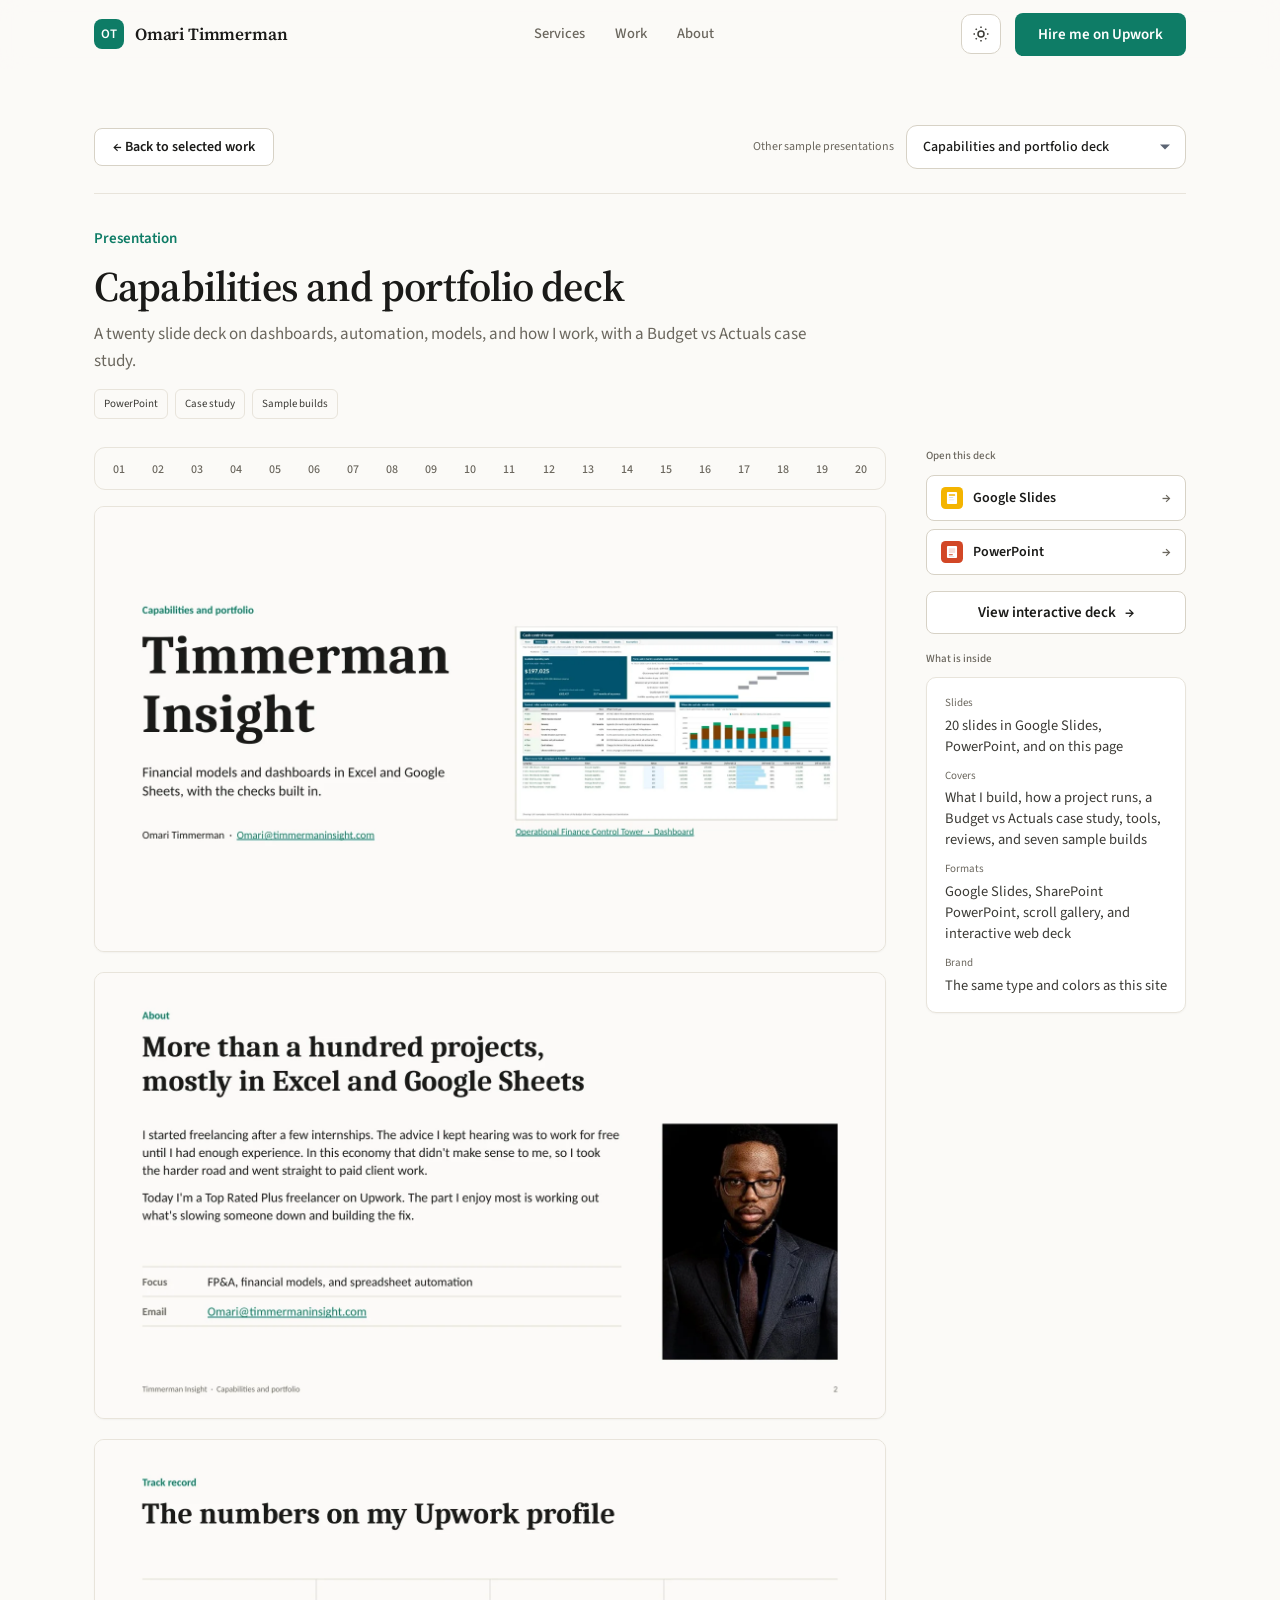
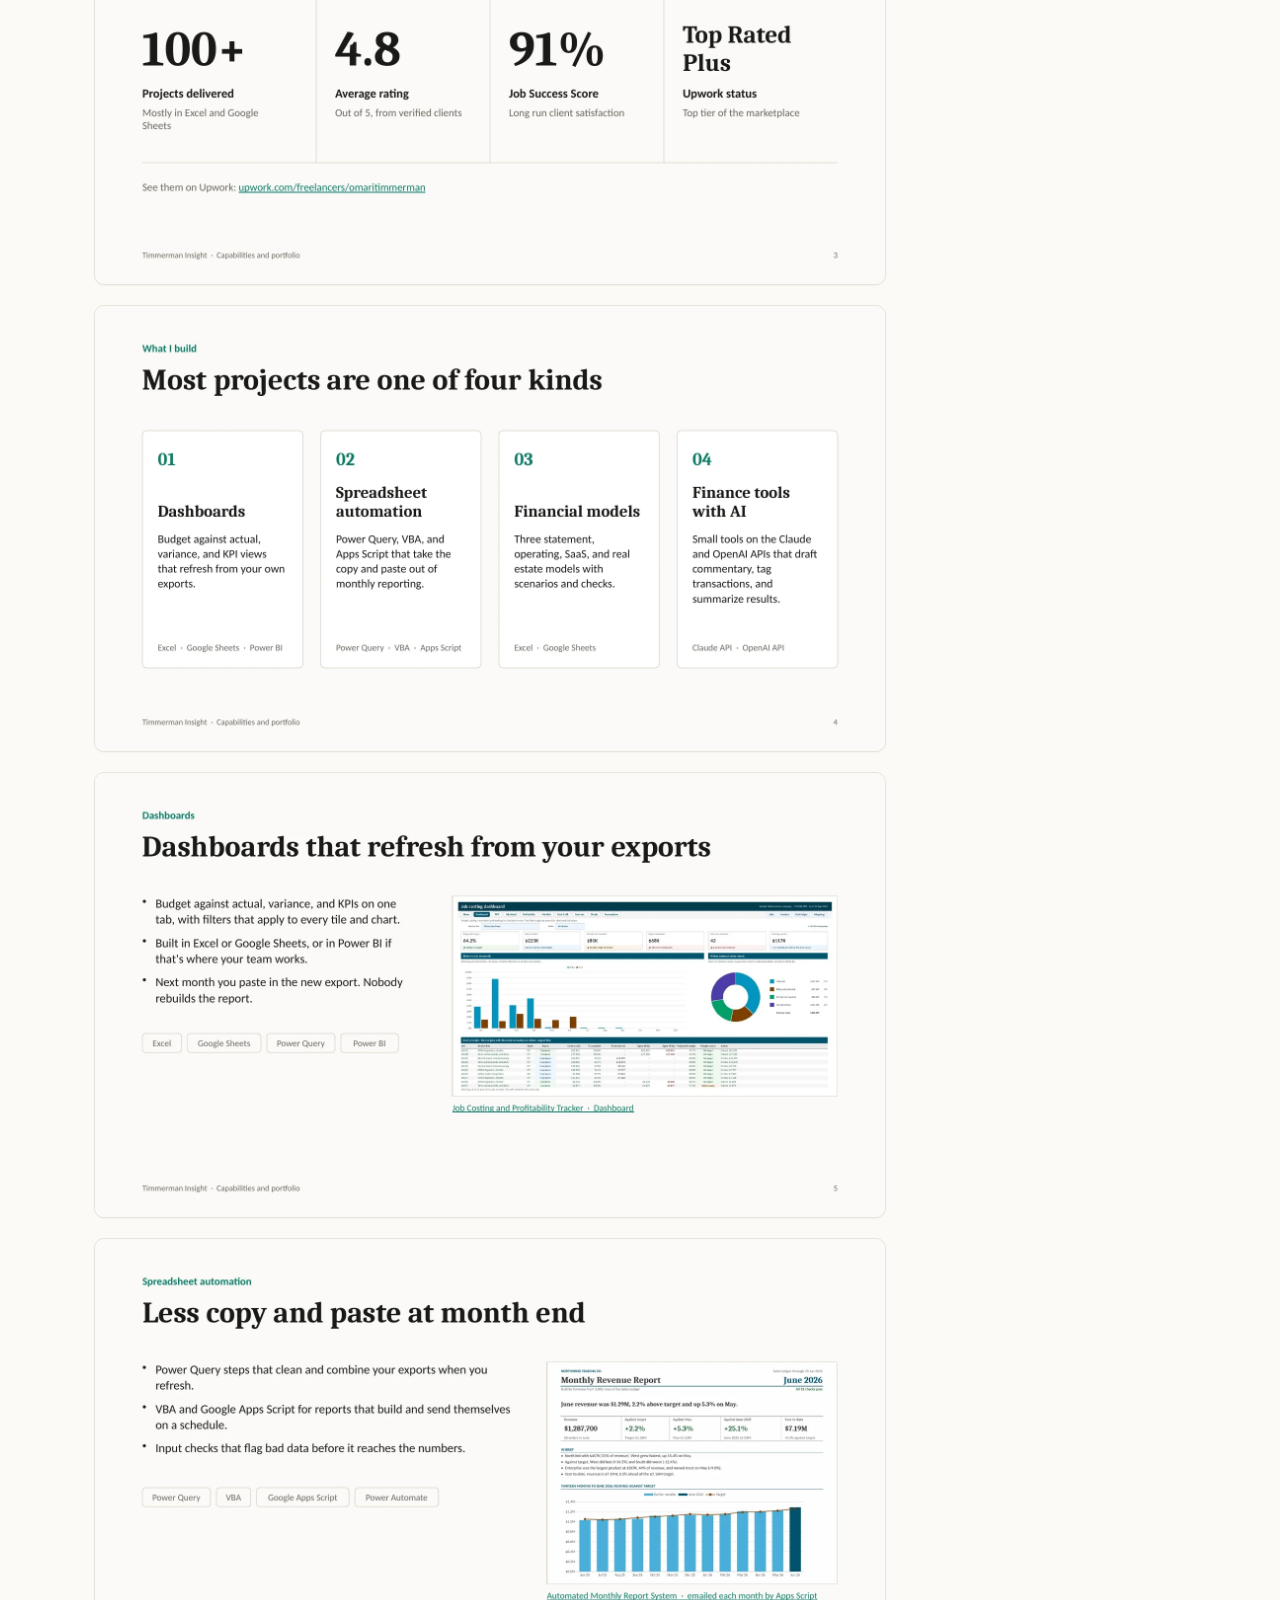
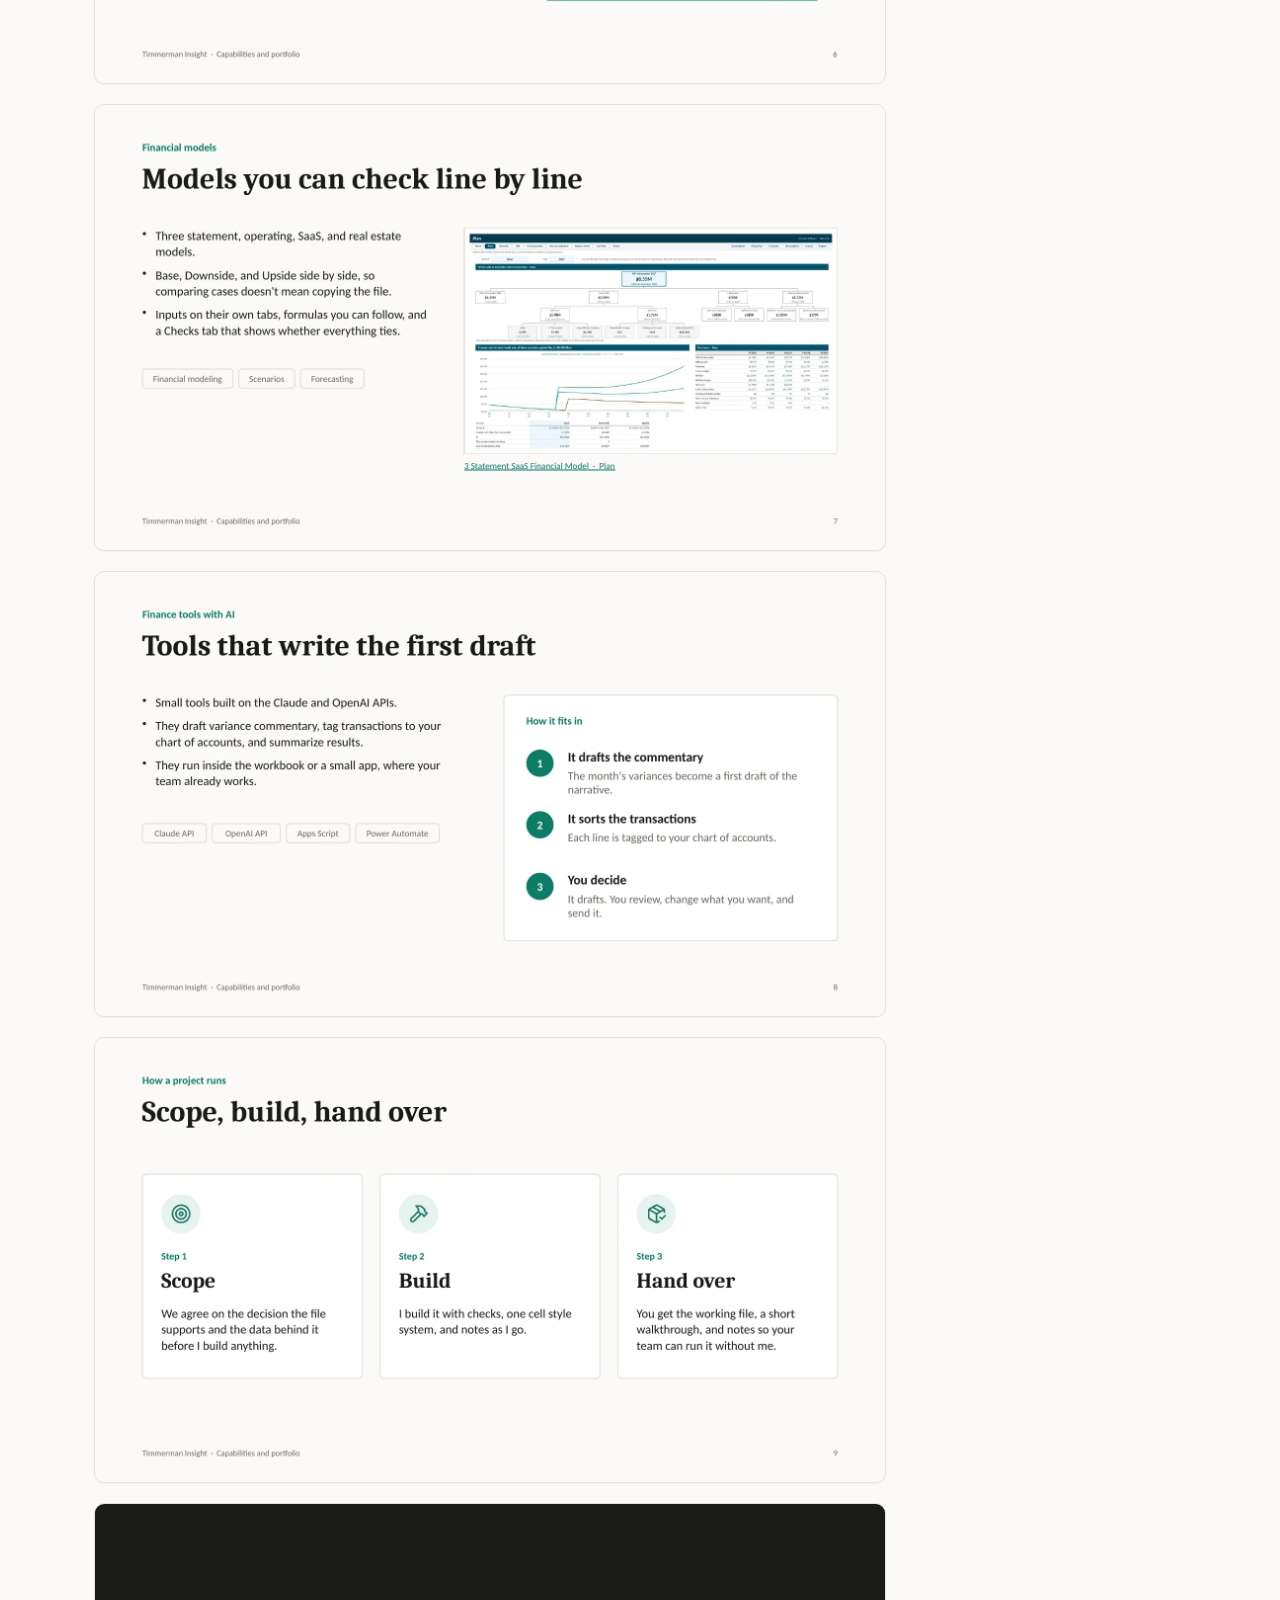
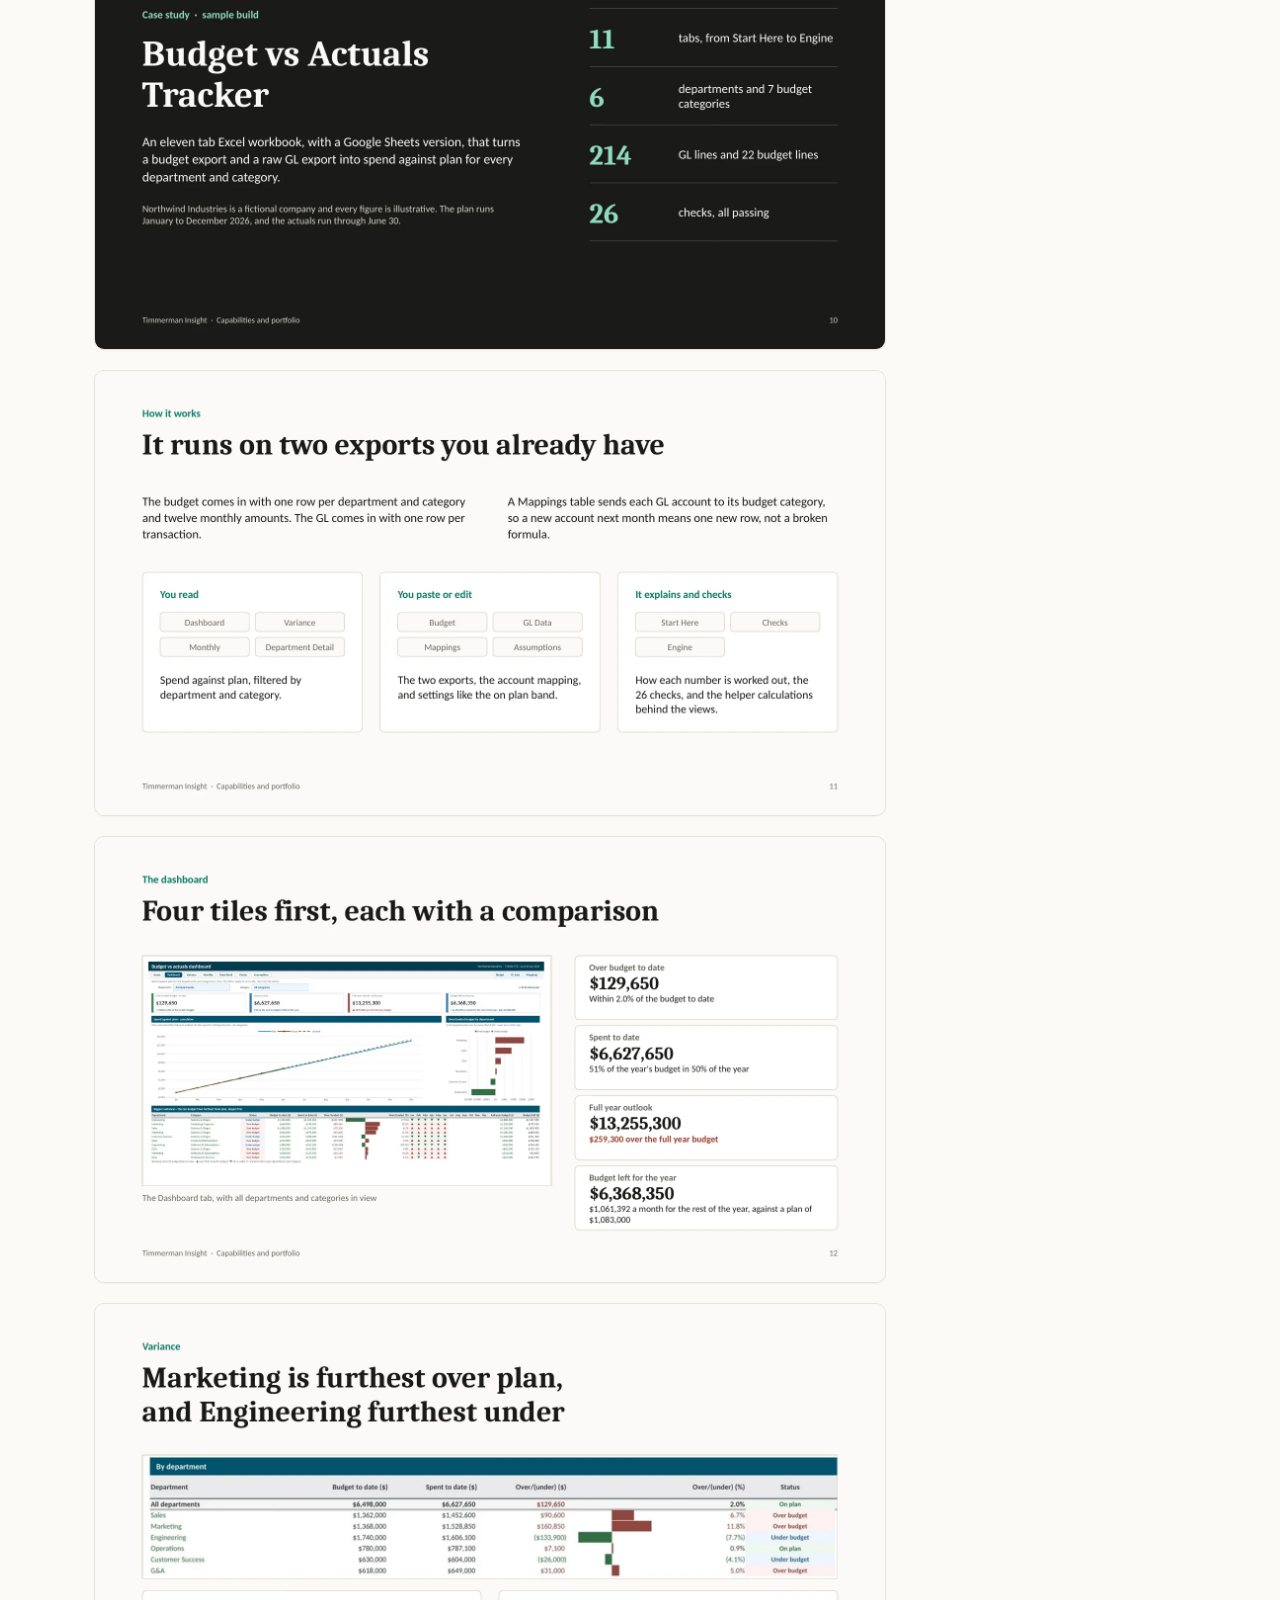
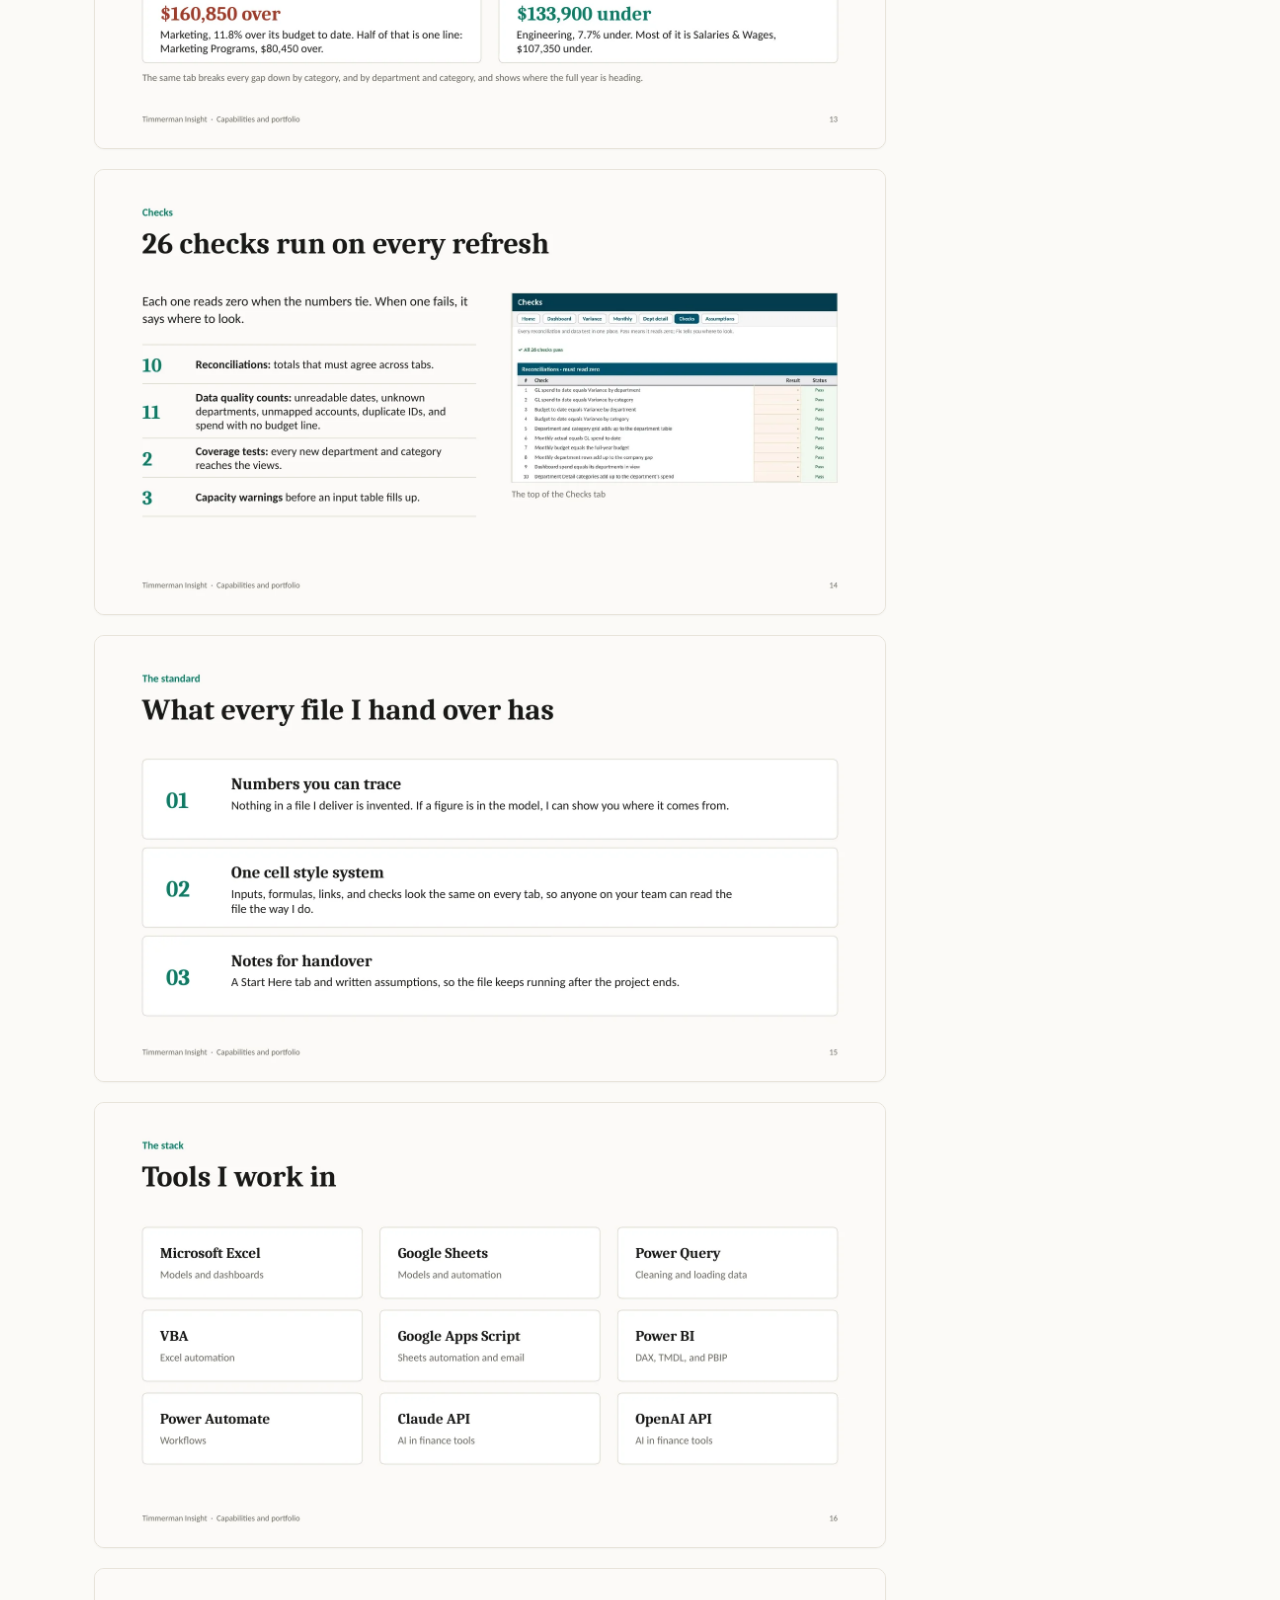
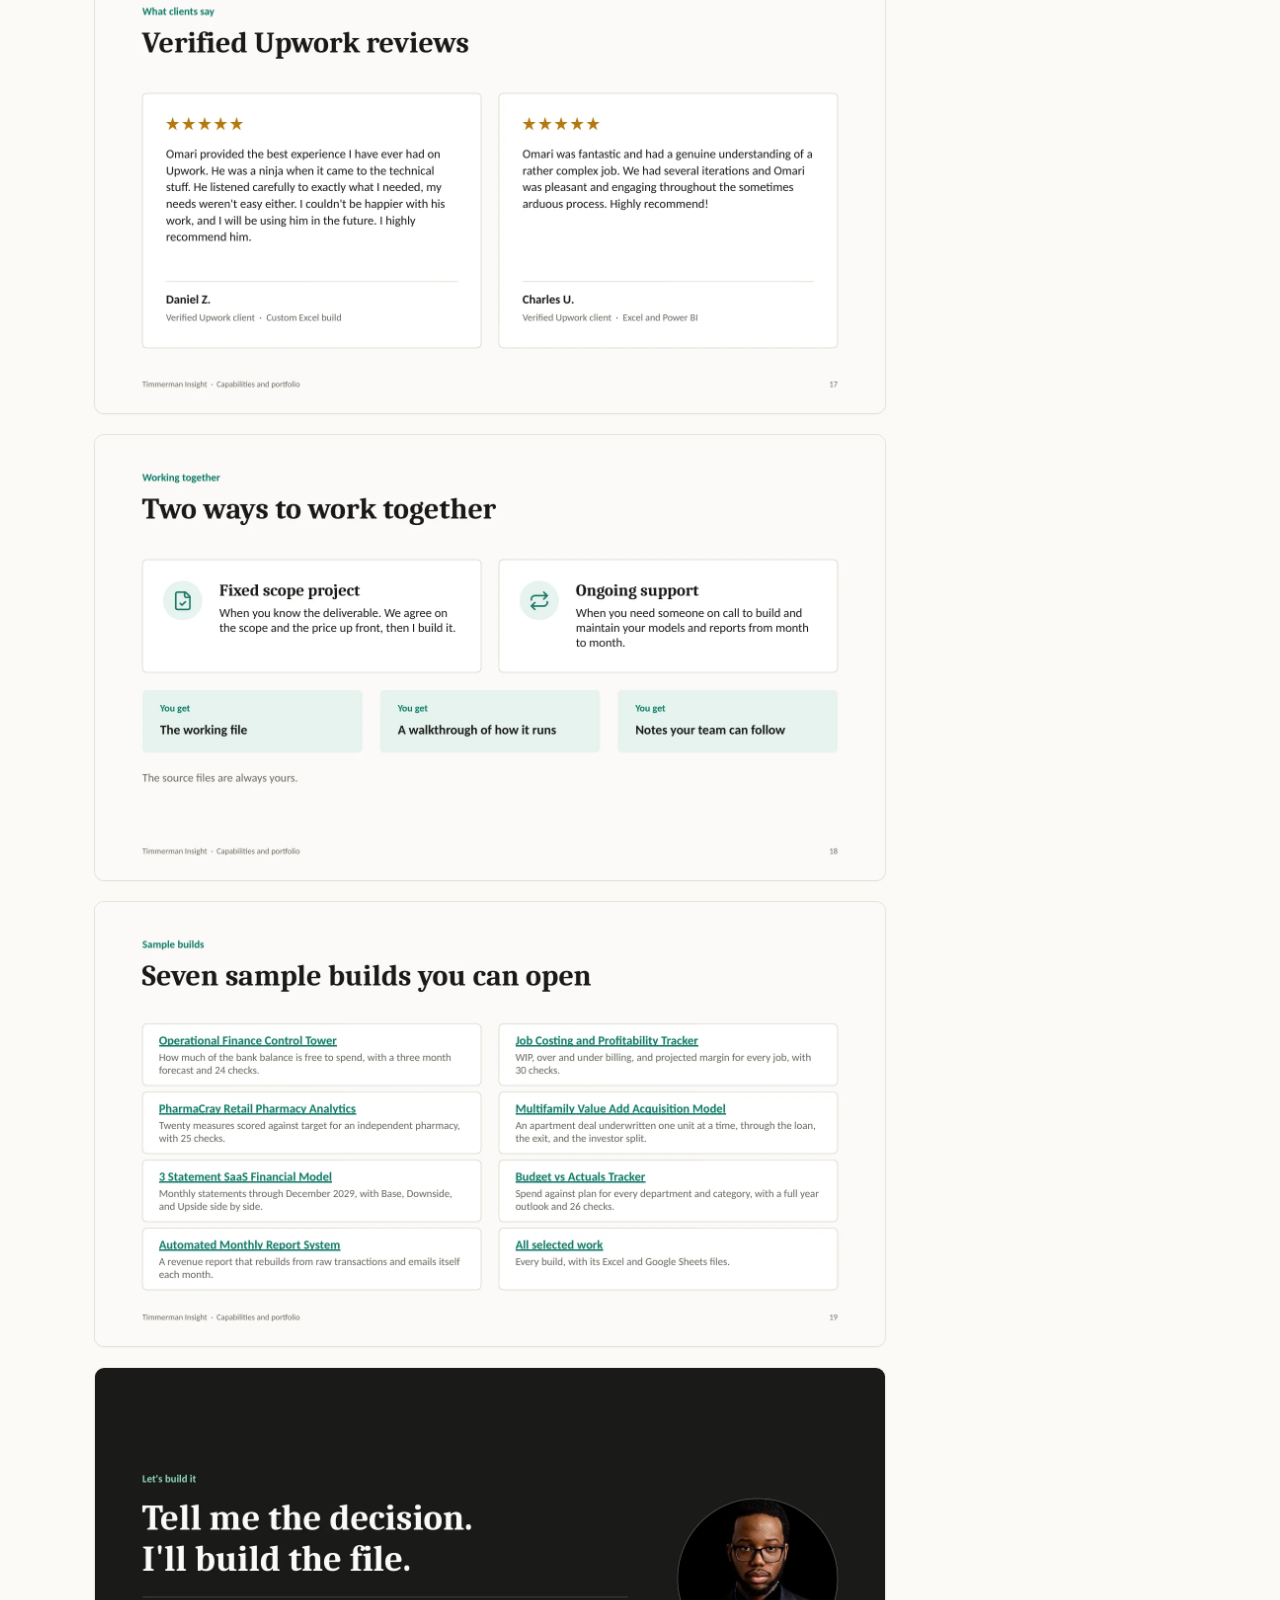
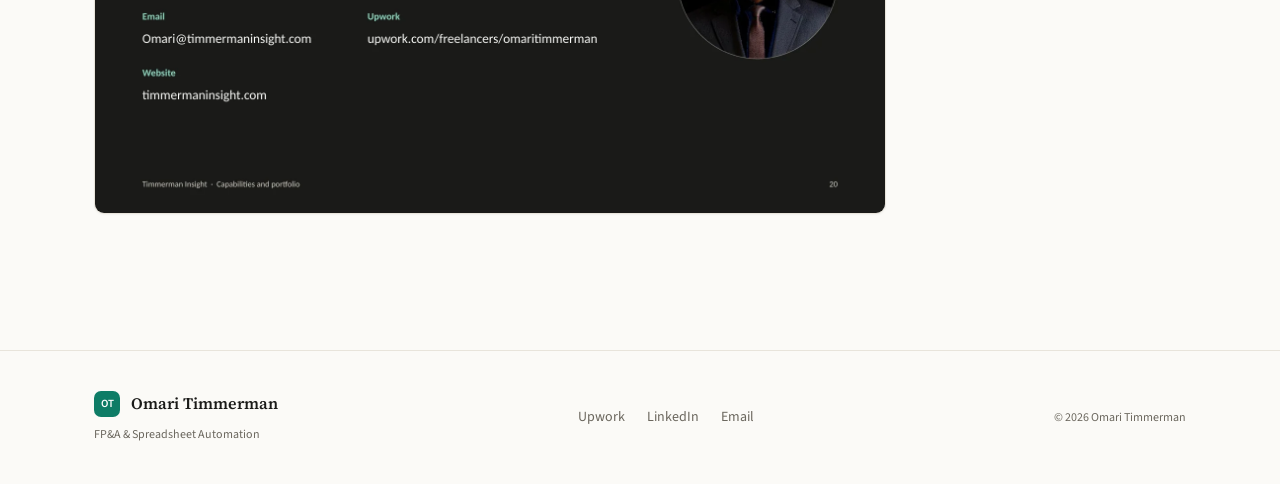
<file: capabilities-deck.html>
<!DOCTYPE html>
<html lang="en">
<head>
<meta charset="UTF-8">
<meta name="viewport" content="width=device-width, initial-scale=1.0">
<script>
(function(){
  var stored = localStorage.getItem('theme');
  var dark = stored === 'dark' || (stored !== 'light' && window.matchMedia('(prefers-color-scheme: dark)').matches);
  if (dark) document.documentElement.setAttribute('data-theme', 'dark');
})();
</script>
<title>Capabilities and portfolio deck · Omari Timmerman</title>
<meta name="description" content="A twenty slide capabilities deck on dashboards, automation, models, and how I work, with a Budget vs Actuals case study, by Omari Timmerman.">
<link rel="canonical" href="https://timmermaninsight.com/capabilities-deck.html">
<meta property="og:url" content="https://timmermaninsight.com/capabilities-deck.html">
<meta property="og:title" content="Capabilities and portfolio deck · Omari Timmerman">
<meta property="og:description" content="A twenty slide capabilities deck on dashboards, automation, models, and how I work, with a Budget vs Actuals case study, by Omari Timmerman.">
<meta property="og:image" content="https://timmermaninsight.com/assets/og-default.webp">
<meta name="twitter:card" content="summary_large_image">
<meta name="twitter:image" content="https://timmermaninsight.com/assets/og-default.webp">
<link rel="icon" href="data:image/svg+xml,%3Csvg xmlns='http://www.w3.org/2000/svg' viewBox='0 0 32 32'%3E%3Crect width='32' height='32' rx='7' fill='%2334C29E'/%3E%3Ctext x='16' y='22' font-family='monospace' font-size='15' font-weight='700' fill='white' text-anchor='middle'%3EOT%3C/text%3E%3C/svg%3E">
<link rel="preconnect" href="https://fonts.googleapis.com">
<link rel="preconnect" href="https://fonts.gstatic.com" crossorigin>
<link href="https://fonts.googleapis.com/css2?family=Source+Sans+3:wght@400;500;600;700&family=Source+Serif+4:opsz,wght@8..60,500;8..60,600;8..60,700&display=swap" rel="stylesheet">
<link rel="stylesheet" href="styles.css?v=20261119b">
</head>
<body class="detail-page detail-page--deck">

<header class="nav" id="nav">
  <div class="wrap nav-inner">
    <div class="nav-lead">
      <a href="index.html" class="brand"><span class="mark">OT</span> Omari Timmerman</a>
    </div>
    <nav class="nav-links" aria-label="Portfolio sections">
      <a href="index.html#services">Services</a>
      <a href="work.html">Work</a>
      <a href="index.html#about">About</a>
    </nav>
    <div class="nav-cta">
      <button type="button" class="theme-toggle" id="theme-toggle" aria-label="Switch to dark mode" aria-pressed="false">
        <svg class="theme-icon theme-icon-sun" viewBox="0 0 24 24" fill="none" stroke="currentColor" stroke-width="2" aria-hidden="true"><circle cx="12" cy="12" r="4"/><path d="M12 2v2M12 20v2M4.93 4.93l1.41 1.41M17.66 17.66l1.41 1.41M2 12h2M20 12h2M4.93 19.07l1.41-1.41M17.66 6.34l1.41-1.41"/></svg>
        <svg class="theme-icon theme-icon-moon" viewBox="0 0 24 24" fill="none" stroke="currentColor" stroke-width="2" aria-hidden="true"><path d="M21 12.79A9 9 0 1 1 11.21 3 7 7 0 0 0 21 12.79z"/></svg>
      </button>
      <a class="btn btn-primary" href="https://www.upwork.com/freelancers/omaritimmerman" target="_blank" rel="noopener">Hire me on Upwork</a>
    </div>
  </div>
</header>

<main>
  <section class="detail-hero">
    <div class="wrap">
      <div class="build-nav">
        <a href="work.html" class="btn btn-ghost build-back"><span>&larr; Back to <span class="build-back__long">selected </span>work</span></a>
        <div class="build-switcher">
          <label for="deck-select-top" class="build-switcher-label">Other sample presentations</label>
          <select id="deck-select-top" class="build-select" data-deck-select aria-label="Switch to another sample presentation"></select>
        </div>
      </div>
      <div class="build-switcher build-switcher--below">
        <label for="deck-select-below" class="build-switcher-label">Other sample presentations</label>
        <select id="deck-select-below" class="build-select" data-deck-select aria-label="Switch to another sample presentation"></select>
      </div>

      <header class="build-header">
        <span class="eyebrow">Presentation</span>
        <h1>Capabilities and portfolio deck</h1>
        <p class="summary">A twenty slide deck on dashboards, automation, models, and how I work, with a Budget vs Actuals case study.</p>
        <div class="chips">
          <span class="chip">PowerPoint</span>
          <span class="chip">Case study</span>
          <span class="chip">Sample builds</span>
        </div>
      </header>

      <div class="build-showcase">
        <div class="build-showcase-main">
          <nav class="deck-jump view-tabs view-tabs--deck" id="deck-jump" aria-label="Jump to slide"></nav>

          <div class="deck-slides" id="deck-slides" aria-label="Slide gallery"></div>
        </div>

        <aside class="build-rail" aria-label="Deck details">
          <section class="rail-block rail-platforms" id="rail-platforms">
            <h2 class="rail-heading">Open this deck</h2>
            <div class="platform-links" id="platform-links"></div>
          </section>
          <section class="rail-block rail-spec" aria-labelledby="deck-spec-heading">
            <h2 class="rail-heading" id="deck-spec-heading">What is inside</h2>
            <dl class="spec-card">
              <dt class="spec-label">Slides</dt>
              <dd class="spec-value">20 slides in Google Slides, PowerPoint, and on this page</dd>
              <dt class="spec-label">Covers</dt>
              <dd class="spec-value">What I build, how a project runs, a Budget vs Actuals case study, tools, reviews, and seven sample builds</dd>
              <dt class="spec-label">Formats</dt>
              <dd class="spec-value">Google Slides, SharePoint PowerPoint, scroll gallery, and interactive web deck</dd>
              <dt class="spec-label">Brand</dt>
              <dd class="spec-value">The same type and colors as this site</dd>
            </dl>
          </section>
          <div class="rail-cta"></div>
        </aside>
      </div>
    </div>
  </section>
</main>

<footer>
  <div class="wrap foot-inner">
    <div>
      <div class="foot-brand"><span class="mark mark--foot">OT</span> Omari Timmerman</div>
      <div class="foot-meta" style="margin-top:8px">FP&amp;A &amp; Spreadsheet Automation</div>
    </div>
    <nav class="foot-links" aria-label="External links">
      <a href="https://www.upwork.com/freelancers/omaritimmerman" target="_blank" rel="noopener">Upwork</a>
      <a href="https://www.linkedin.com/in/omari-timmerman-9a36b9190" target="_blank" rel="noopener">LinkedIn</a>
      <a href="mailto:Omari@timmermaninsight.com">Email</a>
    </nav>
    <div class="foot-meta">&copy; 2026 Omari Timmerman</div>
  </div>
</footer>

<script src="theme.js?v=20261119b"></script>
<script src="reveal.js?v=20261119b"></script>
<script src="works.js?v=20261119b"></script>
<script src="build-nav.js?v=20261119b"></script>
<script src="platforms.js?v=20261119b"></script>
<script src="build-detail.js?v=20261119b"></script>
<script>
initDeckNav('capabilities-deck.html');
initDetailNavScroll();
initDeckDetail(works.find(function(w) { return w.id === 'capabilities-deck'; }));
renderPlatformLinks([
  { name: 'Google Slides', url: 'https://docs.google.com/presentation/d/1zkq7UdgfkplVDZdO02lE0yNQtv5RmezeEdP0gxle3Pg/edit?usp=sharing' },
  { name: 'PowerPoint', url: 'https://timmermaninsights-my.sharepoint.com/:p:/g/personal/omari_timmermaninsight_com/IQCXpxOVz7HAQ4JiJb0xIkFZAVhISX1hY7465HvZBRMLseM?e=0NSGX2' }
]);
initInteractiveCta();
</script>
</body>
</html>
</file>
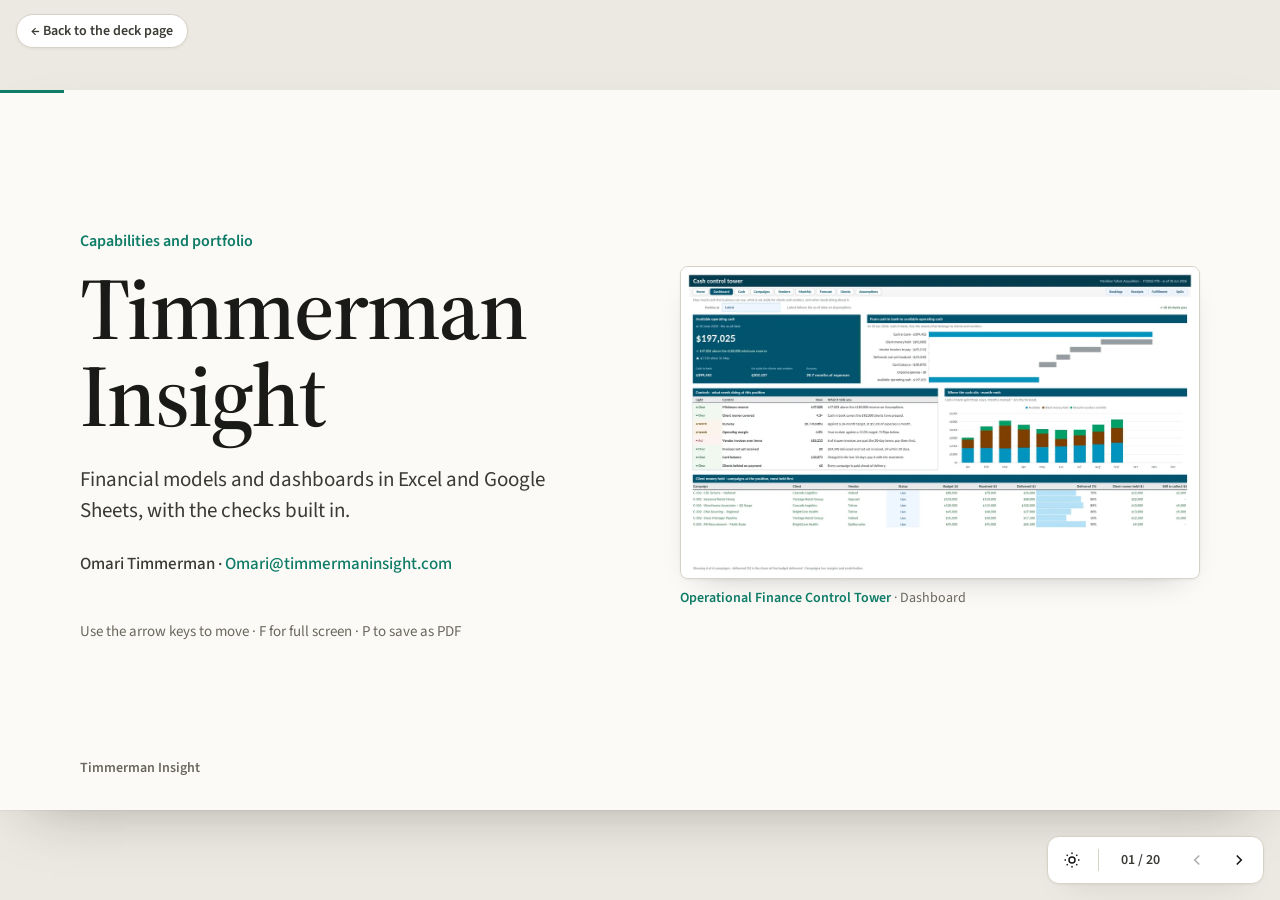
<file: capabilities.html>
<!doctype html>
<html lang="en">
<head>
<meta charset="utf-8">
<meta name="viewport" content="width=device-width, initial-scale=1">
<title>Capabilities deck · Omari Timmerman</title>
<meta name="description" content="A twenty slide capabilities deck by Omari Timmerman: dashboards, financial models, and spreadsheet automation in Excel and Google Sheets, with a Budget vs Actuals case study.">
<link rel="canonical" href="https://timmermaninsight.com/capabilities.html">
<meta property="og:url" content="https://timmermaninsight.com/capabilities.html">
<meta property="og:title" content="Capabilities deck · Omari Timmerman">
<meta property="og:description" content="A twenty slide capabilities deck by Omari Timmerman: dashboards, financial models, and spreadsheet automation in Excel and Google Sheets, with a Budget vs Actuals case study.">
<meta property="og:image" content="https://timmermaninsight.com/assets/og-default.webp">
<meta name="twitter:card" content="summary_large_image">
<meta name="twitter:image" content="https://timmermaninsight.com/assets/og-default.webp">
<link rel="icon" href="data:image/svg+xml,%3Csvg xmlns='http://www.w3.org/2000/svg' viewBox='0 0 32 32'%3E%3Crect width='32' height='32' rx='7' fill='%2334C29E'/%3E%3Ctext x='16' y='22' font-family='monospace' font-size='15' font-weight='700' fill='white' text-anchor='middle'%3EOT%3C/text%3E%3C/svg%3E">
<script>
(function(){
  try {
    var stored = localStorage.getItem('theme');
    var dark = stored === 'dark' || (stored !== 'light' && window.matchMedia('(prefers-color-scheme: dark)').matches);
    if (dark) document.documentElement.setAttribute('data-theme', 'dark');
  } catch (e) {}
})();
</script>
<link rel="preconnect" href="https://fonts.googleapis.com">
<link rel="preconnect" href="https://fonts.gstatic.com" crossorigin>
<link href="https://fonts.googleapis.com/css2?family=Source+Sans+3:wght@400;500;600;700&family=Source+Serif+4:opsz,wght@8..60,500;8..60,600;8..60,700&display=swap" rel="stylesheet">
<style>
:root{
  --page:#ECE9E2;--canvas:#FBFAF7;--surface:#FFFFFF;--ink:#1A1A18;--ink-soft:#3B3A35;--muted:#6B675E;
  --hair:#E8E4DB;--hair-strong:#D7D2C6;--accent:#0E7C66;--tint:#E7F3EE;
  --band:#1A1A18;--band-fg:#FBFAF7;--band-soft:#DDD8CE;--band-muted:#B5AFA3;--band-accent:#8FDCC4;--band-hair:rgba(251,250,247,.16);
  --over:#A23B2A;--under:#1F6F43;--star:#B9770E;
  --shadow:0 1px 3px rgba(26,26,24,.06),0 14px 32px -20px rgba(26,26,24,.28);
  --stage-shadow:0 1px 2px rgba(26,26,24,.05),0 24px 60px -30px rgba(26,26,24,.35);
  --display:'Source Serif 4',Georgia,'Times New Roman',serif;
  --body:'Source Sans 3',system-ui,-apple-system,'Segoe UI',sans-serif;
  color-scheme:light;
}
html[data-theme="dark"]{
  --page:#0B0A09;--canvas:#141311;--surface:#1C1B18;--ink:#EEEBE4;--ink-soft:#D0CBC1;--muted:#A09A8E;
  --hair:#2D2B27;--hair-strong:#3B3833;--accent:#5CC9A7;--tint:#17302A;
  --band:#0D0C0B;--band-fg:#EEEBE4;--band-soft:#D0CBC1;--band-muted:#A09A8E;--band-accent:#8FDCC4;--band-hair:rgba(238,235,228,.14);
  --over:#E58A76;--under:#7CCB9F;--star:#D4920F;
  --shadow:0 1px 3px rgba(0,0,0,.3),0 14px 32px -20px rgba(0,0,0,.6);
  --stage-shadow:0 24px 60px -30px rgba(0,0,0,.8);
  color-scheme:dark;
}
*{box-sizing:border-box}
html,body{margin:0;height:100%}
body{background:var(--page);font-family:var(--body);color:var(--ink);-webkit-font-smoothing:antialiased;overflow:hidden}
a{color:inherit}
.deck{height:100vh;width:100vw;display:flex;align-items:center;justify-content:center;overflow:hidden}
.stage-shell{display:contents}
.stage{position:relative;width:1280px;height:720px;flex-shrink:0;transform-origin:center center;background:var(--canvas);box-shadow:var(--stage-shadow);overflow:hidden}
.slide{position:absolute;inset:0;display:none;background:var(--canvas);color:var(--ink);overflow:hidden}
.slide.is-active{display:block}
.slide.is-active .inner{animation:fade .35s ease both}
@keyframes fade{from{opacity:0}to{opacity:1}}
.inner{position:relative;height:100%;padding:58px 80px 84px;display:flex;flex-direction:column;justify-content:center}

.slide--band{background:var(--band);color:var(--band-fg)}
.slide--band .eyebrow{color:var(--band-accent)}
.slide--band .h-section,.slide--band .h-slide{color:var(--band-fg)}
.slide--band .lead{color:var(--band-soft)}
.slide--band .note{color:var(--band-muted)}

.eyebrow{font:600 16px/1.25 var(--body);color:var(--accent);margin:0 0 14px}
.h-hero{font:600 88px/.98 var(--display);letter-spacing:-.022em;margin:0}
.h-section{font:600 64px/1.02 var(--display);letter-spacing:-.018em;margin:0}
.h-slide{font:600 44px/1.1 var(--display);letter-spacing:-.012em;margin:0 0 20px;max-width:1000px;text-wrap:balance}
.lead{font:400 21px/1.5 var(--body);color:var(--ink-soft);max-width:720px;margin:0;text-wrap:pretty}
.bullets li,.panel .px,.build .bx,.co .col,.row .rx,.way .wx,.cell .cx,.step .sx,.tgx,.cgroups dd{text-wrap:pretty}
.lead + .lead{margin-top:14px}
.note{font:400 15px/1.45 var(--body);color:var(--muted);margin:0}
.note a{color:var(--accent);text-decoration:underline;text-underline-offset:3px;text-decoration-thickness:1px}
.tnum{font-variant-numeric:tabular-nums lining-nums}

.tags{display:flex;flex-wrap:wrap;gap:8px;margin-top:26px}
.tag{font:500 14px/1 var(--body);color:var(--muted);border:1px solid var(--hair-strong);padding:7px 10px;border-radius:6px}

.fig{margin:0}
.shot{display:block;border:1px solid var(--hair-strong);border-radius:8px;overflow:hidden;background:#fff;box-shadow:var(--shadow);text-decoration:none}
.shot img{display:block;width:100%;height:auto}
a.shot:hover{border-color:var(--accent)}
.fig figcaption{font:400 14px/1.4 var(--body);color:var(--muted);margin-top:10px}
.fig figcaption a{color:var(--accent);font-weight:600;text-decoration:none}
.fig figcaption a:hover{text-decoration:underline;text-underline-offset:3px}

.cover{display:grid;grid-template-columns:minmax(0,1fr) 520px;gap:56px;align-items:center}
.cover .lead{margin-top:26px;max-width:500px}
.cover-by{font:500 17px/1.4 var(--body);color:var(--ink-soft);margin:26px 0 0}
.cover-by a{color:var(--accent);text-decoration:none}
.hint{margin-top:44px}

.two--rev{display:grid;grid-template-columns:380px 1fr;gap:60px;align-items:center}
.headshot{height:480px;border-radius:10px;overflow:hidden;background:var(--surface);border:1px solid var(--hair)}
.headshot img{width:100%;height:100%;object-fit:cover;object-position:center top;display:block}
.about .lead{font-size:19.5px}
.facts{margin:24px 0 0;border-top:1px solid var(--hair-strong);max-width:600px}
.facts div{display:grid;grid-template-columns:84px 1fr;gap:16px;padding:11px 0;border-bottom:1px solid var(--hair);align-items:baseline}
.facts dt{font:600 15px var(--body);color:var(--muted)}
.facts dd{margin:0;font:500 16.5px var(--body);color:var(--ink)}
.facts a{color:var(--accent);text-decoration:none}

.statgrid{display:grid;grid-template-columns:repeat(4,1fr);border-top:1px solid var(--hair-strong);border-bottom:1px solid var(--hair-strong);margin-top:12px}
.scell{padding:30px 26px 30px;display:flex;flex-direction:column;gap:10px;border-left:1px solid var(--hair)}
.scell:first-child{border-left:0;padding-left:0}
.scell .num{font:600 74px/.95 var(--display);letter-spacing:-.02em;color:var(--ink);font-variant-numeric:lining-nums;min-height:92px;display:flex;align-items:flex-end}
.scell .num--sm{font-size:40px;line-height:1.08}
.scell .lbl{font:600 18px var(--body);color:var(--ink);margin-top:6px}
.scell .sub{font:400 15.5px/1.4 var(--body);color:var(--muted)}
.statnote{margin-top:22px}

.cells4{display:grid;grid-template-columns:repeat(4,1fr);gap:20px;margin-top:8px}
.cell{background:var(--surface);border:1px solid var(--hair);border-radius:10px;padding:26px 22px 20px;display:flex;flex-direction:column;gap:10px}
.cell .cn{font:600 15px var(--body);color:var(--accent)}
.cell .ct{font:600 23px/1.2 var(--display);color:var(--ink);text-wrap:balance}
.cell .cx{font:400 16.5px/1.45 var(--body);color:var(--ink-soft);flex:1}
.cell .ck{font:500 14px/1.35 var(--body);color:var(--muted);border-top:1px solid var(--hair);padding-top:12px;margin-top:6px}

.capgrid{display:grid;grid-template-columns:1fr 600px;gap:56px;align-items:center}
.capgrid--narrow{grid-template-columns:1fr 470px}
.bullets{list-style:none;margin:4px 0 0;padding:0;display:flex;flex-direction:column;gap:14px}
.bullets li{position:relative;padding-left:22px;font:400 18.5px/1.45 var(--body);color:var(--ink-soft)}
.bullets li::before{content:"";position:absolute;left:0;top:.6em;width:8px;height:8px;border-radius:50%;background:var(--accent)}

.panel{background:var(--surface);border:1px solid var(--hair);border-radius:10px;padding:28px 30px}
.panel-h{font:600 22px/1.2 var(--display);color:var(--ink);margin:0 0 4px}
.panel ol{list-style:none;margin:0;padding:0}
.panel li{display:grid;grid-template-columns:40px 1fr;gap:10px;padding:18px 0;border-top:1px solid var(--hair)}
.panel li:first-child{border-top:0}
.panel .pn{font:600 24px/1 var(--display);color:var(--accent)}
.panel .pt{font:600 18px/1.3 var(--body);color:var(--ink)}
.panel .px{font:400 16px/1.45 var(--body);color:var(--muted);margin-top:4px}

.cols3{display:grid;grid-template-columns:repeat(3,1fr);gap:40px;margin-top:14px}
.step{padding-top:20px;border-top:2px solid var(--ink)}
.step .sk{font:600 15px var(--body);color:var(--accent)}
.step .st{font:600 30px/1.15 var(--display);color:var(--ink);margin:10px 0}
.step .sx{font:400 18px/1.5 var(--body);color:var(--ink-soft)}

.feat{display:grid;grid-template-columns:1fr 360px;gap:76px;align-items:center}
.feat .lead{margin-top:24px}
.feat .note{margin-top:24px;max-width:620px}
.glance{margin:0;border-top:1px solid var(--band-hair)}
.glance div{display:grid;grid-template-columns:88px 1fr;align-items:baseline;gap:14px;padding:15px 0;border-bottom:1px solid var(--band-hair)}
.glance dt{font:600 44px/1 var(--display);color:var(--band-fg);font-variant-numeric:lining-nums}
.glance dd{margin:0;font:400 17px/1.4 var(--body);color:var(--band-soft)}

.buildgrid{display:grid;grid-template-columns:1fr 540px;gap:56px;align-items:center}
.buildgrid .lead{font-size:19.5px}
.tabmap{display:flex;flex-direction:column;gap:12px}
.tg{background:var(--surface);border:1px solid var(--hair);border-radius:10px;padding:16px 18px}
.tgk{font:600 15px var(--body);color:var(--accent);margin-bottom:10px}
.tgv{display:flex;flex-wrap:wrap;gap:6px}
.tgv span{font:600 14px/1 var(--body);color:var(--ink);background:var(--canvas);border:1px solid var(--hair-strong);border-radius:6px;padding:8px 10px}
.tgx{font:400 15px/1.4 var(--body);color:var(--muted);margin-top:10px}

.dashgrid{display:grid;grid-template-columns:760px 1fr;gap:36px;align-items:start}
.tiles{border-top:1px solid var(--hair-strong)}
.tile{padding:11px 0 12px;border-bottom:1px solid var(--hair)}
.tile .tk{font:600 14px var(--body);color:var(--muted)}
.tile .tv{font:600 27px/1.15 var(--display);color:var(--ink);font-variant-numeric:tabular-nums lining-nums;margin:3px 0 2px}
.tile .tx{font:400 14.5px/1.35 var(--body);color:var(--ink-soft)}
.tile .tx.over{color:var(--over)}

.callouts{display:grid;grid-template-columns:1fr 1fr;gap:32px;margin-top:26px}
.co{border-top:2px solid var(--ink);padding-top:14px}
.co .cov{font:600 34px/1.1 var(--display);font-variant-numeric:tabular-nums lining-nums}
.co .cov.over{color:var(--over)}
.co .cov.under{color:var(--under)}
.co .col{font:400 17.5px/1.45 var(--body);color:var(--ink-soft);margin-top:6px}
.var-note{margin-top:18px}

.checkgrid{display:grid;grid-template-columns:1fr 560px;gap:52px;align-items:center}
.cgroups{margin:22px 0 0;border-top:1px solid var(--hair-strong)}
.cgroups div{display:grid;grid-template-columns:50px 1fr;gap:12px;padding:11px 0;border-bottom:1px solid var(--hair);align-items:baseline}
.cgroups dt{font:600 30px/1 var(--display);color:var(--accent);font-variant-numeric:lining-nums}
.cgroups dd{margin:0;font:400 16.5px/1.45 var(--body);color:var(--ink-soft)}
.cgroups b{font-weight:600;color:var(--ink)}

.rows{margin-top:4px;border-top:1px solid var(--hair-strong)}
.row{display:grid;grid-template-columns:60px 1fr;gap:20px;padding:22px 0;border-bottom:1px solid var(--hair)}
.row .rk{font:600 24px/1.2 var(--display);color:var(--accent)}
.row .rt{font:600 25px/1.2 var(--display);color:var(--ink)}
.row .rx{font:400 18px/1.5 var(--body);color:var(--ink-soft);margin-top:6px;max-width:880px}

.stackgrid{display:grid;grid-template-columns:repeat(3,1fr);column-gap:40px;border-top:1px solid var(--hair-strong);margin-top:8px}
.tcell{padding:20px 0 18px;border-bottom:1px solid var(--hair);display:flex;flex-direction:column;gap:5px}
.tcell .tname{font:600 22px/1.2 var(--display);color:var(--ink)}
.tcell .tkind{font:400 16px var(--body);color:var(--muted)}

.qgrid{display:grid;grid-template-columns:1fr 1fr;gap:28px;margin-top:6px}
.qcard{margin:0;background:var(--surface);border:1px solid var(--hair);border-radius:10px;padding:28px 32px;display:flex;flex-direction:column;gap:16px}
.stars{color:var(--star);font-size:16px;letter-spacing:2px}
.qcard blockquote{margin:0;font:400 19.5px/1.55 var(--display);color:var(--ink);flex:1}
.qmeta{border-top:1px solid var(--hair);padding-top:14px}
.qauthor{font:600 16.5px var(--body);color:var(--ink)}
.qrole{font:400 15px var(--body);color:var(--muted);margin-top:2px}

.waygrid{display:grid;grid-template-columns:1fr 1fr;gap:24px;margin-top:6px}
.way{background:var(--surface);border:1px solid var(--hair);border-radius:10px;padding:26px 28px}
.way .wt{font:600 25px/1.2 var(--display);color:var(--ink)}
.way .wx{font:400 18px/1.5 var(--body);color:var(--ink-soft);margin-top:8px}
.gets{display:grid;grid-template-columns:repeat(3,1fr);gap:24px;margin-top:28px;border-top:1px solid var(--hair-strong);padding-top:18px}
.get .gk{font:600 14.5px var(--body);color:var(--accent)}
.get .gt{font:600 19px/1.3 var(--body);color:var(--ink);margin-top:4px}
.ways-note{margin-top:22px}

.builds{display:grid;grid-template-columns:1fr 1fr;column-gap:48px;border-top:1px solid var(--hair-strong)}
.build{display:grid;grid-template-columns:1fr auto;align-content:start;column-gap:16px;padding:13px 0 12px;border-bottom:1px solid var(--hair);text-decoration:none;color:inherit}
.build .bt{font:600 19px/1.25 var(--display);color:var(--ink)}
.build .bx{font:400 15px/1.4 var(--body);color:var(--muted);margin-top:3px}
.build .ba{grid-row:1 / span 2;grid-column:2;align-self:center;font:600 15px var(--body);color:var(--accent)}
.build:hover .bt{color:var(--accent)}

.contact{max-width:880px}
.contactcells{margin:38px 0 0;border-top:1px solid var(--band-hair);max-width:640px}
.contactcells div{display:grid;grid-template-columns:100px 1fr;gap:16px;padding:15px 0;border-bottom:1px solid var(--band-hair);align-items:baseline}
.contactcells dt{font:600 15px var(--body);color:var(--band-muted)}
.contactcells dd{margin:0;font:500 19px var(--body);color:var(--band-fg)}
.contactcells a{color:var(--band-fg);text-decoration:none;border-bottom:1px solid var(--band-hair)}
.contactcells a:hover{color:var(--band-accent);border-color:var(--band-accent)}

.progress{position:absolute;top:0;left:0;height:3px;background:var(--accent);width:5%;z-index:30;transition:width .4s ease}
.foot{position:absolute;left:80px;bottom:32px;z-index:30;font:600 14px var(--body);color:var(--muted)}
.stage.on-band .foot{color:var(--band-muted)}
.stage.on-band .progress{background:var(--band-accent)}

.nav{position:fixed;right:16px;bottom:16px;z-index:50;display:flex;align-items:center;gap:4px;background:var(--surface);border:1px solid var(--hair-strong);border-radius:12px;padding:5px;box-shadow:var(--shadow)}
.loc{font:600 14px var(--body);color:var(--ink-soft);font-variant-numeric:tabular-nums;padding:0 8px;min-width:68px;text-align:center}
.navbtn{width:38px;height:36px;border:1px solid transparent;background:transparent;color:var(--ink);cursor:pointer;display:grid;place-items:center;border-radius:8px;padding:0}
.navbtn:hover{background:var(--canvas);border-color:var(--hair-strong);color:var(--accent)}
.navbtn:focus-visible{outline:2px solid var(--accent);outline-offset:2px}
.navbtn:disabled{opacity:.35;cursor:default;background:transparent;border-color:transparent;color:var(--ink)}
.navbtn svg{width:18px;height:18px;display:block}
.navsep{width:1px;height:22px;background:var(--hair-strong);margin:0 3px}
.navbtn .theme-icon-moon{display:none}
html[data-theme="dark"] .navbtn .theme-icon-sun{display:none}
html[data-theme="dark"] .navbtn .theme-icon-moon{display:block}

.backlink{position:fixed;top:14px;left:16px;z-index:50;display:inline-flex;align-items:center;gap:6px;font:600 14px/1 var(--body);color:var(--ink-soft);background:var(--surface);border:1px solid var(--hair-strong);border-radius:999px;padding:9px 14px;text-decoration:none;box-shadow:var(--shadow)}
.backlink:hover{color:var(--accent);border-color:var(--accent)}

@media (max-width:680px),(max-height:680px){
  .deck{flex-direction:column;align-items:center;justify-content:center;height:100dvh;width:100%;max-width:100vw;padding-top:60px;gap:12px}
  .stage-shell{display:block;position:relative;overflow:hidden;flex-shrink:0;max-width:100vw}
  .stage{position:absolute;top:0;left:0;transform-origin:top left}
  .nav{position:static;box-shadow:none}
  .backlink{top:12px;left:12px}
}
@media (prefers-reduced-motion:reduce){
  .slide.is-active .inner{animation:none}
  .progress{transition:none}
}
@page{size:1280px 720px;margin:0}
@media print{
  html,body{height:auto;overflow:visible;background:var(--canvas)}
  .deck{display:block;height:auto;width:auto;overflow:visible;padding:0}
  .stage-shell{display:block;width:auto !important;height:auto !important;overflow:visible}
  .stage{transform:none !important;position:static !important;box-shadow:none;width:1280px !important;height:auto !important;overflow:visible}
  .slide{display:block !important;position:relative;height:720px;break-after:page;page-break-after:always}
  .slide:last-of-type{break-after:auto;page-break-after:auto}
  .slide .inner{animation:none !important}
  .progress,.nav,.backlink,.foot{display:none !important}
  *{-webkit-print-color-adjust:exact;print-color-adjust:exact}
}
</style>
</head>
<body>
<a class="backlink" href="capabilities-deck.html">&larr; Back to the deck page</a>
<main class="deck" aria-label="Capabilities deck">
  <div class="stage-shell" id="stageShell">
  <div class="stage" id="stage">

<section class="slide" aria-label="Slide 1: Timmerman Insight">
  <div class="inner">
    <div class="cover">
      <div>
        <p class="eyebrow">Capabilities and portfolio</p>
        <h1 class="h-hero">Timmerman<br>Insight</h1>
        <p class="lead">Financial models and dashboards in Excel and Google Sheets, with the checks built in.</p>
        <p class="cover-by">Omari Timmerman &middot; <a href="mailto:Omari@timmermaninsight.com">Omari@timmermaninsight.com</a></p>
        <p class="note hint">Use the arrow keys to move &middot; F for full screen &middot; P to save as PDF</p>
      </div>
      <figure class="fig"><a class="shot" href="operational-finance-control.html"><img src="assets/operational-finance-control/cover.webp" width="1200" height="721" alt="The Dashboard tab of the Operational Finance Control Tower workbook" decoding="async"></a><figcaption><a href="operational-finance-control.html">Operational Finance Control Tower</a> &middot; Dashboard</figcaption></figure>
    </div>
  </div>
</section>
<section class="slide" aria-label="Slide 2: About">
  <div class="inner">
    <div class="two--rev about">
      <div class="headshot"><img src="[data-uri]" alt="Omari Timmerman"></div>
      <div>
        <p class="eyebrow">About</p>
        <h2 class="h-slide">More than a hundred projects, mostly in Excel and Google Sheets.</h2>
        <p class="lead">I started freelancing after a few internships. The advice I kept hearing was to work for free until I had enough experience. In this economy that didn't make sense to me, so I took the harder road and went straight to paid client work.</p>
        <p class="lead">Today I'm a Top Rated Plus freelancer on Upwork. The part I enjoy most is working out what's slowing someone down and building the fix.</p>
        <dl class="facts">
          <div><dt>Focus</dt><dd>FP&amp;A, financial models, and spreadsheet automation</dd></div>
          <div><dt>Email</dt><dd><a href="mailto:Omari@timmermaninsight.com">Omari@timmermaninsight.com</a></dd></div>
        </dl>
      </div>
    </div>
  </div>
</section>
<section class="slide" aria-label="Slide 3: Track record">
  <div class="inner">
    <p class="eyebrow">Track record</p>
    <h2 class="h-slide">The numbers on my Upwork profile.</h2>
    <div class="statgrid">
      <div class="scell"><div class="num">100+</div><div class="lbl">Projects delivered</div><div class="sub">Mostly in Excel and Google Sheets</div></div>
      <div class="scell"><div class="num">4.8</div><div class="lbl">Average rating</div><div class="sub">Out of 5, from verified clients</div></div>
      <div class="scell"><div class="num">91%</div><div class="lbl">Job Success Score</div><div class="sub">Long run client satisfaction</div></div>
      <div class="scell"><div class="num num--sm">Top Rated Plus</div><div class="lbl">Upwork status</div><div class="sub">Top tier of the marketplace</div></div>
    </div>
    <p class="note statnote">See them on Upwork: <a href="https://www.upwork.com/freelancers/omaritimmerman" target="_blank" rel="noopener">upwork.com/freelancers/omaritimmerman</a></p>
  </div>
</section>
<section class="slide" aria-label="Slide 4: What I build">
  <div class="inner">
    <p class="eyebrow">What I build</p>
    <h2 class="h-slide">Most projects are one of four kinds.</h2>
    <div class="cells4">
      <div class="cell"><div class="cn">01</div><div class="ct">Dashboards</div><div class="cx">Budget against actual, variance, and KPI views that refresh from your own exports.</div><div class="ck">Excel &middot; Google Sheets &middot; Power BI</div></div>
      <div class="cell"><div class="cn">02</div><div class="ct">Spreadsheet automation</div><div class="cx">Power Query, VBA, and Apps Script that take the copy and paste out of monthly reporting.</div><div class="ck">Power Query &middot; VBA &middot; Apps Script</div></div>
      <div class="cell"><div class="cn">03</div><div class="ct">Financial models</div><div class="cx">Three statement, operating, SaaS, and real estate models with scenarios and checks.</div><div class="ck">Excel &middot; Google Sheets</div></div>
      <div class="cell"><div class="cn">04</div><div class="ct">Finance tools with AI</div><div class="cx">Small tools on the Claude and OpenAI APIs that draft commentary, tag transactions, and summarize results.</div><div class="ck">Claude API &middot; OpenAI API</div></div>
    </div>
  </div>
</section>
<section class="slide" aria-label="Slide 5: Dashboards">
  <div class="inner">
    <div class="capgrid">
      <div>
        <p class="eyebrow">Dashboards</p>
        <h2 class="h-slide">Dashboards that refresh from your exports.</h2>
        <ul class="bullets">
          <li>Budget against actual, variance, and KPIs on one tab, with filters that apply to every tile and chart.</li>
          <li>Built in Excel or Google Sheets, or in Power BI if that's where your team works.</li>
          <li>Next month you paste in the new export. Nobody rebuilds the report.</li>
        </ul>
        <div class="tags"><span class="tag">Excel</span><span class="tag">Google Sheets</span><span class="tag">Power Query</span><span class="tag">Power BI</span></div>
      </div>
      <figure class="fig"><a class="shot" href="job-costing.html"><img src="assets/job-costing/cover.webp" width="1200" height="624" alt="The Dashboard tab of the Job Costing and Profitability Tracker workbook" decoding="async"></a><figcaption><a href="job-costing.html">Job Costing and Profitability Tracker</a> &middot; Dashboard</figcaption></figure>
    </div>
  </div>
</section>
<section class="slide" aria-label="Slide 6: Spreadsheet automation">
  <div class="inner">
    <div class="capgrid capgrid--narrow">
      <div>
        <p class="eyebrow">Spreadsheet automation</p>
        <h2 class="h-slide">Less copy and paste at month end.</h2>
        <ul class="bullets">
          <li>Power Query steps that clean and combine your exports when you refresh.</li>
          <li>VBA and Google Apps Script for reports that build and send themselves on a schedule.</li>
          <li>Input checks that flag bad data before it reaches the numbers.</li>
        </ul>
        <div class="tags"><span class="tag">Power Query</span><span class="tag">VBA</span><span class="tag">Google Apps Script</span><span class="tag">Power Automate</span></div>
      </div>
      <figure class="fig"><a class="shot" href="automated-report-system.html"><img src="assets/automated-report-system/page-top.webp" width="824" height="631" alt="The top of the one page monthly revenue report from the Automated Monthly Report System" decoding="async"></a><figcaption><a href="automated-report-system.html">Automated Monthly Report System</a> &middot; emailed each month by Apps Script</figcaption></figure>
    </div>
  </div>
</section>
<section class="slide" aria-label="Slide 7: Financial models">
  <div class="inner">
    <div class="capgrid">
      <div>
        <p class="eyebrow">Financial models</p>
        <h2 class="h-slide">Models you can check line by line.</h2>
        <ul class="bullets">
          <li>Three statement, operating, SaaS, and real estate models.</li>
          <li>Base, Downside, and Upside side by side, so comparing cases doesn't mean copying the file.</li>
          <li>Inputs on their own tabs, formulas you can follow, and a Checks tab that shows whether everything ties.</li>
        </ul>
        <div class="tags"><span class="tag">Financial modeling</span><span class="tag">Scenarios</span><span class="tag">Forecasting</span></div>
      </div>
      <figure class="fig"><a class="shot" href="saas-model.html"><img src="assets/saas-model/cover.webp" width="1200" height="724" alt="The Plan tab of the 3 Statement SaaS Financial Model" decoding="async"></a><figcaption><a href="saas-model.html">3 Statement SaaS Financial Model</a> &middot; Plan</figcaption></figure>
    </div>
  </div>
</section>
<section class="slide" aria-label="Slide 8: Finance tools with AI">
  <div class="inner">
    <div class="capgrid capgrid--narrow">
      <div>
        <p class="eyebrow">Finance tools with AI</p>
        <h2 class="h-slide">Tools that write the first draft.</h2>
        <ul class="bullets">
          <li>Small tools built on the Claude and OpenAI APIs.</li>
          <li>They draft variance commentary, tag transactions to your chart of accounts, and summarize results.</li>
          <li>They run inside the workbook or a small app, where your team already works.</li>
        </ul>
        <div class="tags"><span class="tag">Claude API</span><span class="tag">OpenAI API</span><span class="tag">Apps Script</span><span class="tag">Power Automate</span></div>
      </div>
      <div class="panel">
        <p class="panel-h">How it fits in</p>
        <ol>
          <li><span class="pn">1</span><div><div class="pt">It drafts the commentary</div><div class="px">The month's variances become a first draft of the narrative.</div></div></li>
          <li><span class="pn">2</span><div><div class="pt">It sorts the transactions</div><div class="px">Each line is tagged to your chart of accounts.</div></div></li>
          <li><span class="pn">3</span><div><div class="pt">You decide</div><div class="px">It drafts. You review, change what you want, and send it.</div></div></li>
        </ol>
      </div>
    </div>
  </div>
</section>
<section class="slide" aria-label="Slide 9: How a project runs">
  <div class="inner">
    <p class="eyebrow">How a project runs</p>
    <h2 class="h-slide">Scope, build, hand over.</h2>
    <div class="cols3">
      <div class="step"><div class="sk">Step 1</div><div class="st">Scope</div><div class="sx">We agree on the decision the file supports and the data behind it before I build anything.</div></div>
      <div class="step"><div class="sk">Step 2</div><div class="st">Build</div><div class="sx">I build it with checks, one cell style system, and notes as I go.</div></div>
      <div class="step"><div class="sk">Step 3</div><div class="st">Hand over</div><div class="sx">You get the working file, a short walkthrough, and notes so your team can run it without me.</div></div>
    </div>
  </div>
</section>
<section class="slide slide--band" aria-label="Slide 10: Case study, Budget vs Actuals Tracker">
  <div class="inner">
    <div class="feat">
      <div>
        <p class="eyebrow">Case study &middot; sample build</p>
        <h2 class="h-section">Budget vs Actuals Tracker</h2>
        <p class="lead">An eleven tab Excel workbook, with a Google Sheets version, that turns a budget export and a raw GL export into spend against plan for every department and category.</p>
        <p class="note">Northwind Industries is a fictional company and every figure is illustrative. The plan runs January to December 2026, and the actuals run through June 30.</p>
      </div>
      <dl class="glance">
        <div><dt>11</dt><dd>tabs, from Start Here to Engine</dd></div>
        <div><dt>6</dt><dd>departments and 7 budget categories</dd></div>
        <div><dt>214</dt><dd>GL lines and 22 budget lines</dd></div>
        <div><dt>26</dt><dd>checks, all passing</dd></div>
      </dl>
    </div>
  </div>
</section>
<section class="slide" aria-label="Slide 11: How the tracker works">
  <div class="inner">
    <div class="buildgrid">
      <div>
        <p class="eyebrow">How it works</p>
        <h2 class="h-slide">It runs on two exports you already have.</h2>
        <p class="lead">The budget comes in with one row per department and category and twelve monthly amounts. The GL comes in with one row per transaction.</p>
        <p class="lead">A Mappings table sends each GL account to its budget category, so a new account next month means one new row, not a broken formula.</p>
      </div>
      <div class="tabmap">
        <div class="tg"><div class="tgk">You read</div><div class="tgv"><span>Dashboard</span><span>Variance</span><span>Monthly</span><span>Department Detail</span></div><div class="tgx">Spend against plan, filtered by department and category.</div></div>
        <div class="tg"><div class="tgk">You paste or edit</div><div class="tgv"><span>Budget</span><span>GL Data</span><span>Mappings</span><span>Assumptions</span></div><div class="tgx">The two exports, the account mapping, and settings like the on plan band.</div></div>
        <div class="tg"><div class="tgk">It explains and checks</div><div class="tgv"><span>Start Here</span><span>Checks</span><span>Engine</span></div><div class="tgx">How each number is worked out, the 26 checks, and the helper calculations behind the views.</div></div>
      </div>
    </div>
  </div>
</section>
<section class="slide" aria-label="Slide 12: The dashboard">
  <div class="inner">
    <p class="eyebrow">The dashboard</p>
    <h2 class="h-slide">Four tiles first, each with a comparison.</h2>
    <div class="dashgrid">
      <figure class="fig"><a class="shot" href="budget-vs-actuals.html"><img src="assets/budget-vs-actuals/01-dashboard.webp" width="1818" height="1023" alt="The Dashboard tab of the Budget vs Actuals Tracker with all departments and categories in view" decoding="async"></a><figcaption>The Dashboard tab, with all departments and categories in view</figcaption></figure>
      <div class="tiles">
        <div class="tile"><div class="tk">Over budget to date</div><div class="tv">$129,650</div><div class="tx">Within 2.0% of the budget to date</div></div>
        <div class="tile"><div class="tk">Spent to date</div><div class="tv">$6,627,650</div><div class="tx">51% of the year's budget in 50% of the year</div></div>
        <div class="tile"><div class="tk">Full year outlook</div><div class="tv">$13,255,300</div><div class="tx over">$259,300 over the full year budget</div></div>
        <div class="tile"><div class="tk">Budget left for the year</div><div class="tv">$6,368,350</div><div class="tx">$1,061,392 a month for the rest of the year, against a plan of $1,083,000</div></div>
      </div>
    </div>
  </div>
</section>
<section class="slide" aria-label="Slide 13: Variance">
  <div class="inner">
    <p class="eyebrow">Variance</p>
    <h2 class="h-slide">Marketing is furthest over plan, and Engineering furthest under.</h2>
    <figure class="fig"><a class="shot" href="budget-vs-actuals.html"><img src="assets/budget-vs-actuals/deck-variance-by-department.webp" width="1156" height="206" alt="The By department table on the Variance tab: budget to date, spent to date, the gap in dollars and percent, and status for each department" decoding="async"></a><figcaption>The By department table on the Variance tab</figcaption></figure>
    <div class="callouts">
      <div class="co"><div class="cov over">$160,850 over</div><div class="col">Marketing, 11.8% over its budget to date. Half of that is one line: Marketing Programs, $80,450 over.</div></div>
      <div class="co"><div class="cov under">$133,900 under</div><div class="col">Engineering, 7.7% under. Most of it is Salaries &amp; Wages, $107,350 under.</div></div>
    </div>
    <p class="note var-note">The same tab breaks every gap down by category, and by department and category, and shows where the full year is heading.</p>
  </div>
</section>
<section class="slide" aria-label="Slide 14: Checks">
  <div class="inner">
    <div class="checkgrid">
      <div>
        <p class="eyebrow">Checks</p>
        <h2 class="h-slide">26 checks run on every refresh.</h2>
        <p class="lead">Each one reads zero when the numbers tie. When one fails, it says where to look.</p>
        <dl class="cgroups">
          <div><dt>10</dt><dd><b>Reconciliations:</b> totals that must agree across tabs.</dd></div>
          <div><dt>11</dt><dd><b>Data quality counts:</b> unreadable dates, unknown departments, unmapped accounts, duplicate IDs, and spend with no budget line.</dd></div>
          <div><dt>2</dt><dd><b>Coverage tests:</b> every new department and category reaches the views.</dd></div>
          <div><dt>3</dt><dd><b>Capacity warnings</b> before an input table fills up.</dd></div>
        </dl>
      </div>
      <figure class="fig"><a class="shot" href="budget-vs-actuals.html"><img src="assets/budget-vs-actuals/deck-checks-top.webp" width="750" height="436" alt="The top of the Checks tab: all 26 checks pass, and the ten reconciliations each read zero" decoding="async"></a><figcaption>The top of the Checks tab</figcaption></figure>
    </div>
  </div>
</section>
<section class="slide" aria-label="Slide 15: The standard">
  <div class="inner">
    <p class="eyebrow">The standard</p>
    <h2 class="h-slide">What every file I hand over has.</h2>
    <div class="rows">
      <div class="row"><div class="rk">01</div><div><div class="rt">Numbers you can trace</div><div class="rx">Nothing in a file I deliver is invented. If a figure is in the model, I can show you where it comes from.</div></div></div>
      <div class="row"><div class="rk">02</div><div><div class="rt">One cell style system</div><div class="rx">Inputs, formulas, links, and checks look the same on every tab, so anyone on your team can read the file the way I do.</div></div></div>
      <div class="row"><div class="rk">03</div><div><div class="rt">Notes for handover</div><div class="rx">A Start Here tab and written assumptions, so the file keeps running after the project ends.</div></div></div>
    </div>
  </div>
</section>
<section class="slide" aria-label="Slide 16: Tools">
  <div class="inner">
    <p class="eyebrow">The stack</p>
    <h2 class="h-slide">Tools I work in.</h2>
    <div class="stackgrid">
      <div class="tcell"><div class="tname">Microsoft Excel</div><div class="tkind">Models and dashboards</div></div>
      <div class="tcell"><div class="tname">Google Sheets</div><div class="tkind">Models and automation</div></div>
      <div class="tcell"><div class="tname">Power Query</div><div class="tkind">Cleaning and loading data</div></div>
      <div class="tcell"><div class="tname">VBA</div><div class="tkind">Excel automation</div></div>
      <div class="tcell"><div class="tname">Google Apps Script</div><div class="tkind">Sheets automation and email</div></div>
      <div class="tcell"><div class="tname">Power BI</div><div class="tkind">DAX, TMDL, and PBIP</div></div>
      <div class="tcell"><div class="tname">Power Automate</div><div class="tkind">Workflows</div></div>
      <div class="tcell"><div class="tname">Claude API</div><div class="tkind">AI in finance tools</div></div>
      <div class="tcell"><div class="tname">OpenAI API</div><div class="tkind">AI in finance tools</div></div>
    </div>
  </div>
</section>
<section class="slide" aria-label="Slide 17: Reviews">
  <div class="inner">
    <p class="eyebrow">What clients say</p>
    <h2 class="h-slide">Verified Upwork reviews.</h2>
    <div class="qgrid">
      <figure class="qcard">
        <div class="stars" aria-label="5 out of 5 stars">&#9733;&#9733;&#9733;&#9733;&#9733;</div>
        <blockquote>Omari provided the best experience I have ever had on Upwork. He was a ninja when it came to the technical stuff. He listened carefully to exactly what I needed, my needs weren't easy either. I couldn't be happier with his work, and I will be using him in the future. I highly recommend him.</blockquote>
        <figcaption class="qmeta"><div class="qauthor">Daniel Z.</div><div class="qrole">Verified Upwork client &middot; Custom Excel build</div></figcaption>
      </figure>
      <figure class="qcard">
        <div class="stars" aria-label="5 out of 5 stars">&#9733;&#9733;&#9733;&#9733;&#9733;</div>
        <blockquote>Omari was fantastic and had a genuine understanding of a rather complex job. We had several iterations and Omari was pleasant and engaging throughout the sometimes arduous process. Highly recommend!</blockquote>
        <figcaption class="qmeta"><div class="qauthor">Charles U.</div><div class="qrole">Verified Upwork client &middot; Excel and Power BI</div></figcaption>
      </figure>
    </div>
  </div>
</section>
<section class="slide" aria-label="Slide 18: Working together">
  <div class="inner">
    <p class="eyebrow">Working together</p>
    <h2 class="h-slide">Two ways to work together.</h2>
    <div class="waygrid">
      <div class="way"><div class="wt">Fixed scope project</div><div class="wx">When you know the deliverable. We agree on the scope and the price up front, then I build it.</div></div>
      <div class="way"><div class="wt">Ongoing support</div><div class="wx">When you need someone on call to build and maintain your models and reports from month to month.</div></div>
    </div>
    <div class="gets">
      <div class="get"><div class="gk">You get</div><div class="gt">The working file</div></div>
      <div class="get"><div class="gk">You get</div><div class="gt">A walkthrough of how it runs</div></div>
      <div class="get"><div class="gk">You get</div><div class="gt">Notes your team can follow</div></div>
    </div>
    <p class="note ways-note">The source files are always yours.</p>
  </div>
</section>
<section class="slide" aria-label="Slide 19: Sample builds">
  <div class="inner">
    <p class="eyebrow">Sample builds</p>
    <h2 class="h-slide">Seven sample builds you can open.</h2>
    <div class="builds">
      <a class="build" href="operational-finance-control.html"><span class="bt">Operational Finance Control Tower</span><span class="ba">Open &rarr;</span><span class="bx">How much of the bank balance is free to spend, with a three month forecast and 24 checks.</span></a>
      <a class="build" href="job-costing.html"><span class="bt">Job Costing and Profitability Tracker</span><span class="ba">Open &rarr;</span><span class="bx">WIP, over and under billing, and projected margin for every job, with 30 checks.</span></a>
      <a class="build" href="pharmacray.html"><span class="bt">PharmaCray Retail Pharmacy Analytics</span><span class="ba">Open &rarr;</span><span class="bx">Twenty measures scored against target for an independent pharmacy, with 25 checks.</span></a>
      <a class="build" href="multifamily-value-add.html"><span class="bt">Multifamily Value Add Acquisition Model</span><span class="ba">Open &rarr;</span><span class="bx">An apartment deal underwritten one unit at a time, through the loan, the exit, and the investor split.</span></a>
      <a class="build" href="saas-model.html"><span class="bt">3 Statement SaaS Financial Model</span><span class="ba">Open &rarr;</span><span class="bx">Monthly statements through December 2029, with Base, Downside, and Upside side by side.</span></a>
      <a class="build" href="budget-vs-actuals.html"><span class="bt">Budget vs Actuals Tracker</span><span class="ba">Open &rarr;</span><span class="bx">Spend against plan for every department and category, with a full year outlook and 26 checks.</span></a>
      <a class="build" href="automated-report-system.html"><span class="bt">Automated Monthly Report System</span><span class="ba">Open &rarr;</span><span class="bx">A revenue report that rebuilds from raw transactions and emails itself each month.</span></a>
      <a class="build" href="work.html"><span class="bt">All selected work</span><span class="ba">Open &rarr;</span><span class="bx">Every build, with its Excel and Google Sheets files.</span></a>
    </div>
  </div>
</section>
<section class="slide slide--band" aria-label="Slide 20: Contact">
  <div class="inner">
    <div class="contact">
      <p class="eyebrow">Let's build it</p>
      <h2 class="h-section">Tell me the decision.<br>I'll build the file.</h2>
      <dl class="contactcells">
        <div><dt>Email</dt><dd><a href="mailto:Omari@timmermaninsight.com?subject=Project%20inquiry">Omari@timmermaninsight.com</a></dd></div>
        <div><dt>Upwork</dt><dd><a href="https://www.upwork.com/freelancers/omaritimmerman" target="_blank" rel="noopener">upwork.com/freelancers/omaritimmerman</a></dd></div>
        <div><dt>Website</dt><dd><a href="https://timmermaninsight.com/">timmermaninsight.com</a></dd></div>
      </dl>
    </div>
  </div>
</section>

    <div class="progress" id="progress"></div>
    <div class="foot" aria-hidden="true">Timmerman Insight</div>
  </div>
  </div>
  <div class="nav" id="deckNav">
    <button type="button" class="navbtn" id="themeToggle" aria-pressed="false" aria-label="Switch to dark mode"><svg class="theme-icon-sun" viewBox="0 0 24 24" fill="none" stroke="currentColor" stroke-width="2" aria-hidden="true"><circle cx="12" cy="12" r="4"/><path d="M12 2v2M12 20v2M4.93 4.93l1.41 1.41M17.66 17.66l1.41 1.41M2 12h2M20 12h2M4.93 19.07l1.41-1.41M17.66 6.34l1.41-1.41"/></svg><svg class="theme-icon-moon" viewBox="0 0 24 24" fill="none" stroke="currentColor" stroke-width="2" aria-hidden="true"><path d="M21 12.79A9 9 0 1 1 11.21 3 7 7 0 0 0 21 12.79z"/></svg></button>
    <span class="navsep" aria-hidden="true"></span>
    <span class="loc" id="loc" aria-live="polite">01 / 20</span>
    <button type="button" class="navbtn" id="prev" aria-label="Previous slide"><svg viewBox="0 0 24 24" fill="none" stroke="currentColor" stroke-width="2.2" aria-hidden="true"><path d="M15 18l-6-6 6-6"/></svg></button>
    <button type="button" class="navbtn" id="next" aria-label="Next slide"><svg viewBox="0 0 24 24" fill="none" stroke="currentColor" stroke-width="2.2" aria-hidden="true"><path d="M9 18l6-6-6-6"/></svg></button>
  </div>
</main>
<script>
(function(){
  var root = document.documentElement;
  var stage = document.getElementById('stage');
  var shell = document.getElementById('stageShell');
  var nav = document.getElementById('deckNav');
  var slides = Array.prototype.slice.call(document.querySelectorAll('.slide'));
  var total = slides.length, cur = 0;
  var prog = document.getElementById('progress');
  var loc = document.getElementById('loc');
  var prevBtn = document.getElementById('prev');
  var nextBtn = document.getElementById('next');
  var themeBtn = document.getElementById('themeToggle');

  function pad(n){ return (n < 10 ? '0' : '') + n; }

  function show(n, keepUrl){
    cur = Math.max(0, Math.min(total - 1, n));
    slides.forEach(function(s, i){ s.classList.toggle('is-active', i === cur); });
    stage.classList.toggle('on-band', slides[cur].classList.contains('slide--band'));
    prog.style.width = ((cur + 1) / total * 100) + '%';
    loc.textContent = pad(cur + 1) + ' / ' + pad(total);
    prevBtn.disabled = cur === 0;
    nextBtn.disabled = cur === total - 1;
    if (!keepUrl && window.history && history.replaceState) {
      try { history.replaceState(null, '', cur === 0 ? location.pathname + location.search : '#' + (cur + 1)); } catch (e) {}
    }
  }
  function next(){ show(cur + 1); }
  function prev(){ show(cur - 1); }
  function fromHash(){
    var m = /^#(\d+)$/.exec(location.hash || '');
    return m ? parseInt(m[1], 10) - 1 : 0;
  }

  prevBtn.addEventListener('click', prev);
  nextBtn.addEventListener('click', next);
  window.addEventListener('hashchange', function(){ show(fromHash(), true); });

  document.addEventListener('keydown', function(e){
    if (e.metaKey || e.ctrlKey || e.altKey) return;
    var t = e.target;
    var onControl = t && t.closest && t.closest('a,button,input,select,textarea');
    var typing = t && t.closest && t.closest('input,select,textarea,[contenteditable]');
    var k = e.key;
    if (k === 'ArrowRight' || k === 'PageDown') { e.preventDefault(); next(); }
    else if (k === 'ArrowLeft' || k === 'PageUp') { e.preventDefault(); prev(); }
    else if (k === ' ' && !onControl) { e.preventDefault(); if (e.shiftKey) prev(); else next(); }
    else if (k === 'Home') { e.preventDefault(); show(0); }
    else if (k === 'End') { e.preventDefault(); show(total - 1); }
    else if ((k === 'f' || k === 'F') && !typing) { toggleFs(); }
    else if ((k === 'p' || k === 'P') && !typing) { window.print(); }
  });

  function toggleFs(){
    var done;
    if (!document.fullscreenElement) { if (root.requestFullscreen) done = root.requestFullscreen(); }
    else if (document.exitFullscreen) { done = document.exitFullscreen(); }
    if (done && done.catch) done.catch(function(){});
  }

  var tx = null, ty = null;
  stage.addEventListener('touchstart', function(e){
    if (e.touches.length !== 1) { tx = null; return; }
    tx = e.touches[0].clientX; ty = e.touches[0].clientY;
  }, { passive: true });
  stage.addEventListener('touchend', function(e){
    if (tx === null) return;
    var dx = e.changedTouches[0].clientX - tx, dy = e.changedTouches[0].clientY - ty;
    tx = null;
    if (Math.abs(dx) > 40 && Math.abs(dx) > Math.abs(dy) * 1.2) { if (dx < 0) next(); else prev(); }
  }, { passive: true });

  var compact = window.matchMedia('(max-width:680px),(max-height:680px)');
  function fit(){
    var vp = window.visualViewport;
    var w = vp ? vp.width : window.innerWidth;
    var h = vp ? vp.height : window.innerHeight;
    var s;
    if (compact.matches) {
      var viewW = Math.min(w, document.documentElement.clientWidth);
      var navH = nav ? nav.offsetHeight : 0;
      s = Math.min(Math.max(viewW - 24, 1) / 1280, Math.max(h - 60 - 12 - navH - 16, 1) / 720);
      shell.style.width = (1280 * s) + 'px';
      shell.style.height = (720 * s) + 'px';
    } else {
      shell.style.width = '';
      shell.style.height = '';
      s = Math.min(w / 1280, h / 720);
    }
    stage.style.transform = 'scale(' + s + ')';
  }
  window.addEventListener('resize', fit);
  if (window.visualViewport) window.visualViewport.addEventListener('resize', fit);
  document.addEventListener('fullscreenchange', fit);

  function isDark(){ return root.getAttribute('data-theme') === 'dark'; }
  function syncTheme(){
    var d = isDark();
    var label = d ? 'Switch to light mode' : 'Switch to dark mode';
    themeBtn.setAttribute('aria-pressed', d ? 'true' : 'false');
    themeBtn.setAttribute('aria-label', label);
    themeBtn.title = label;
  }
  themeBtn.addEventListener('click', function(){
    var d = !isDark();
    if (d) root.setAttribute('data-theme', 'dark'); else root.removeAttribute('data-theme');
    try { localStorage.setItem('theme', d ? 'dark' : 'light'); } catch (e) {}
    syncTheme();
  });

  syncTheme();
  fit();
  show(fromHash(), true);
})();
</script>
</body>
</html>
</file>
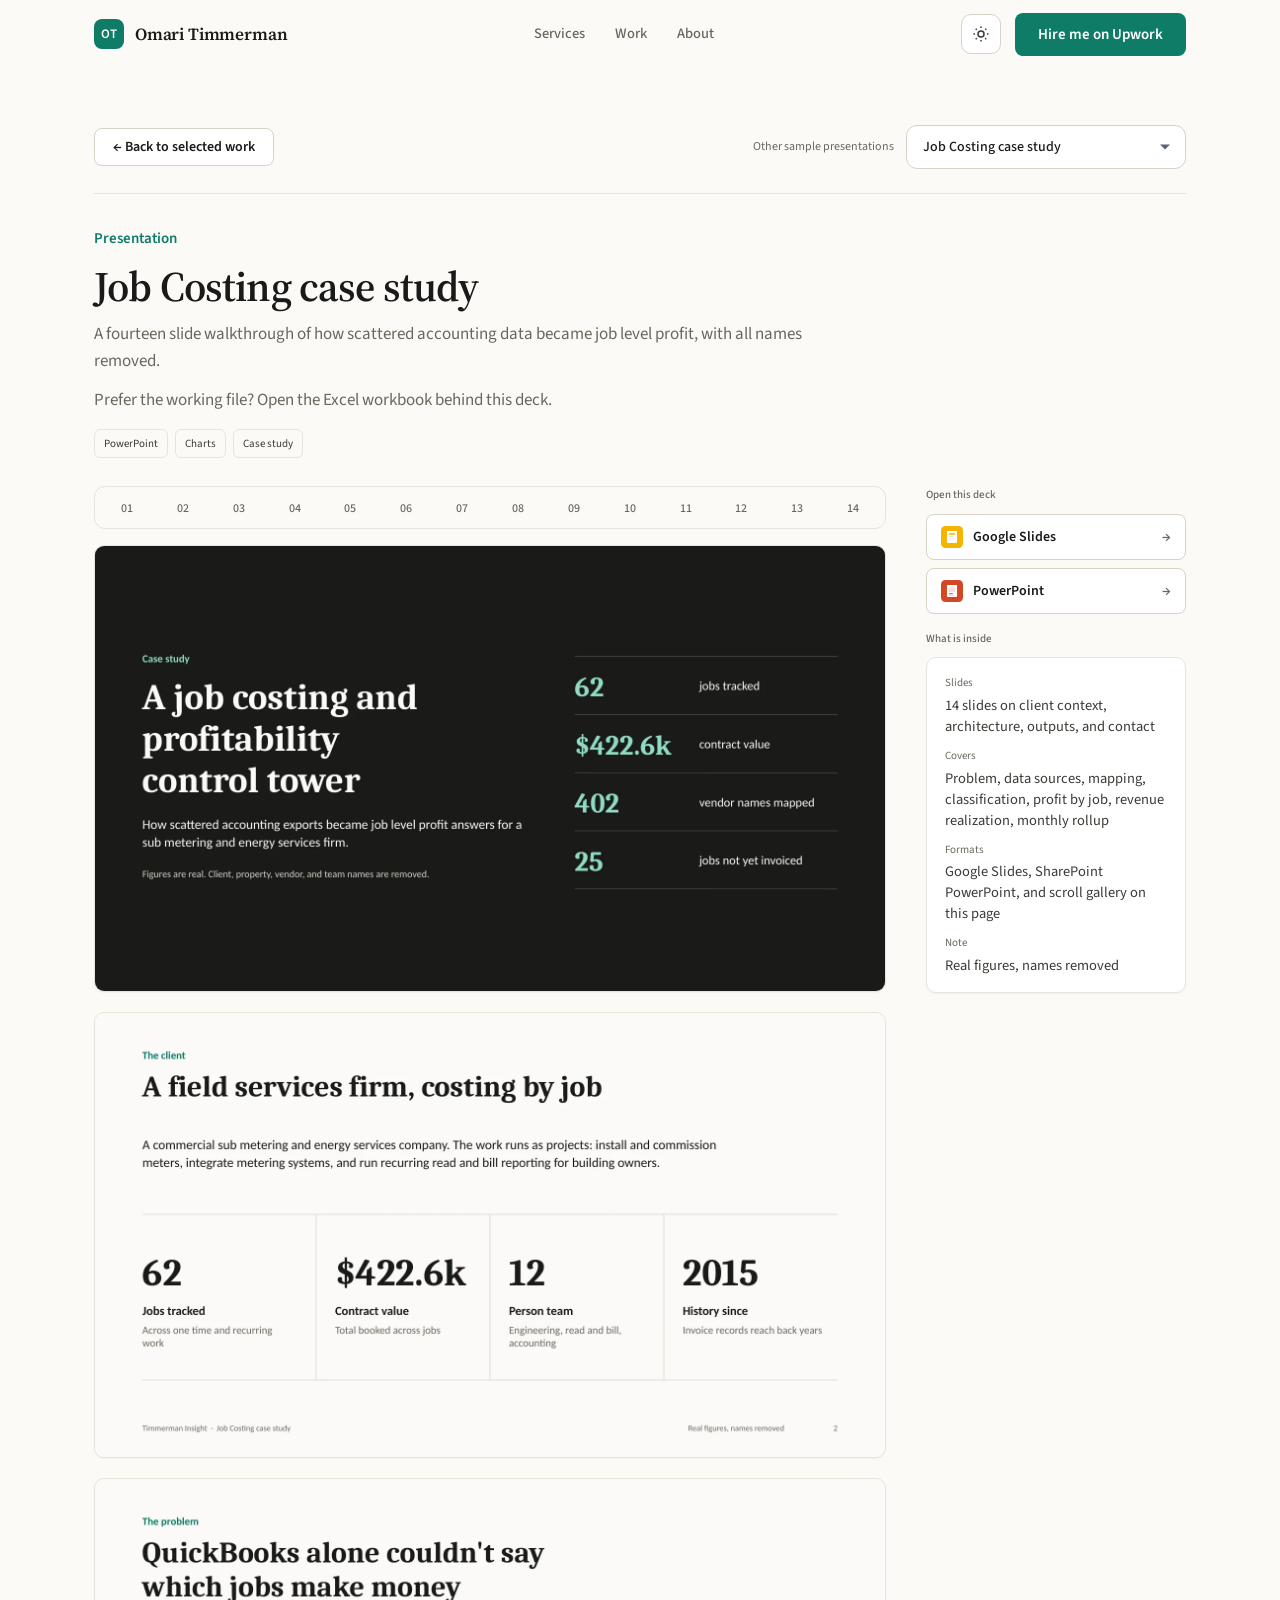
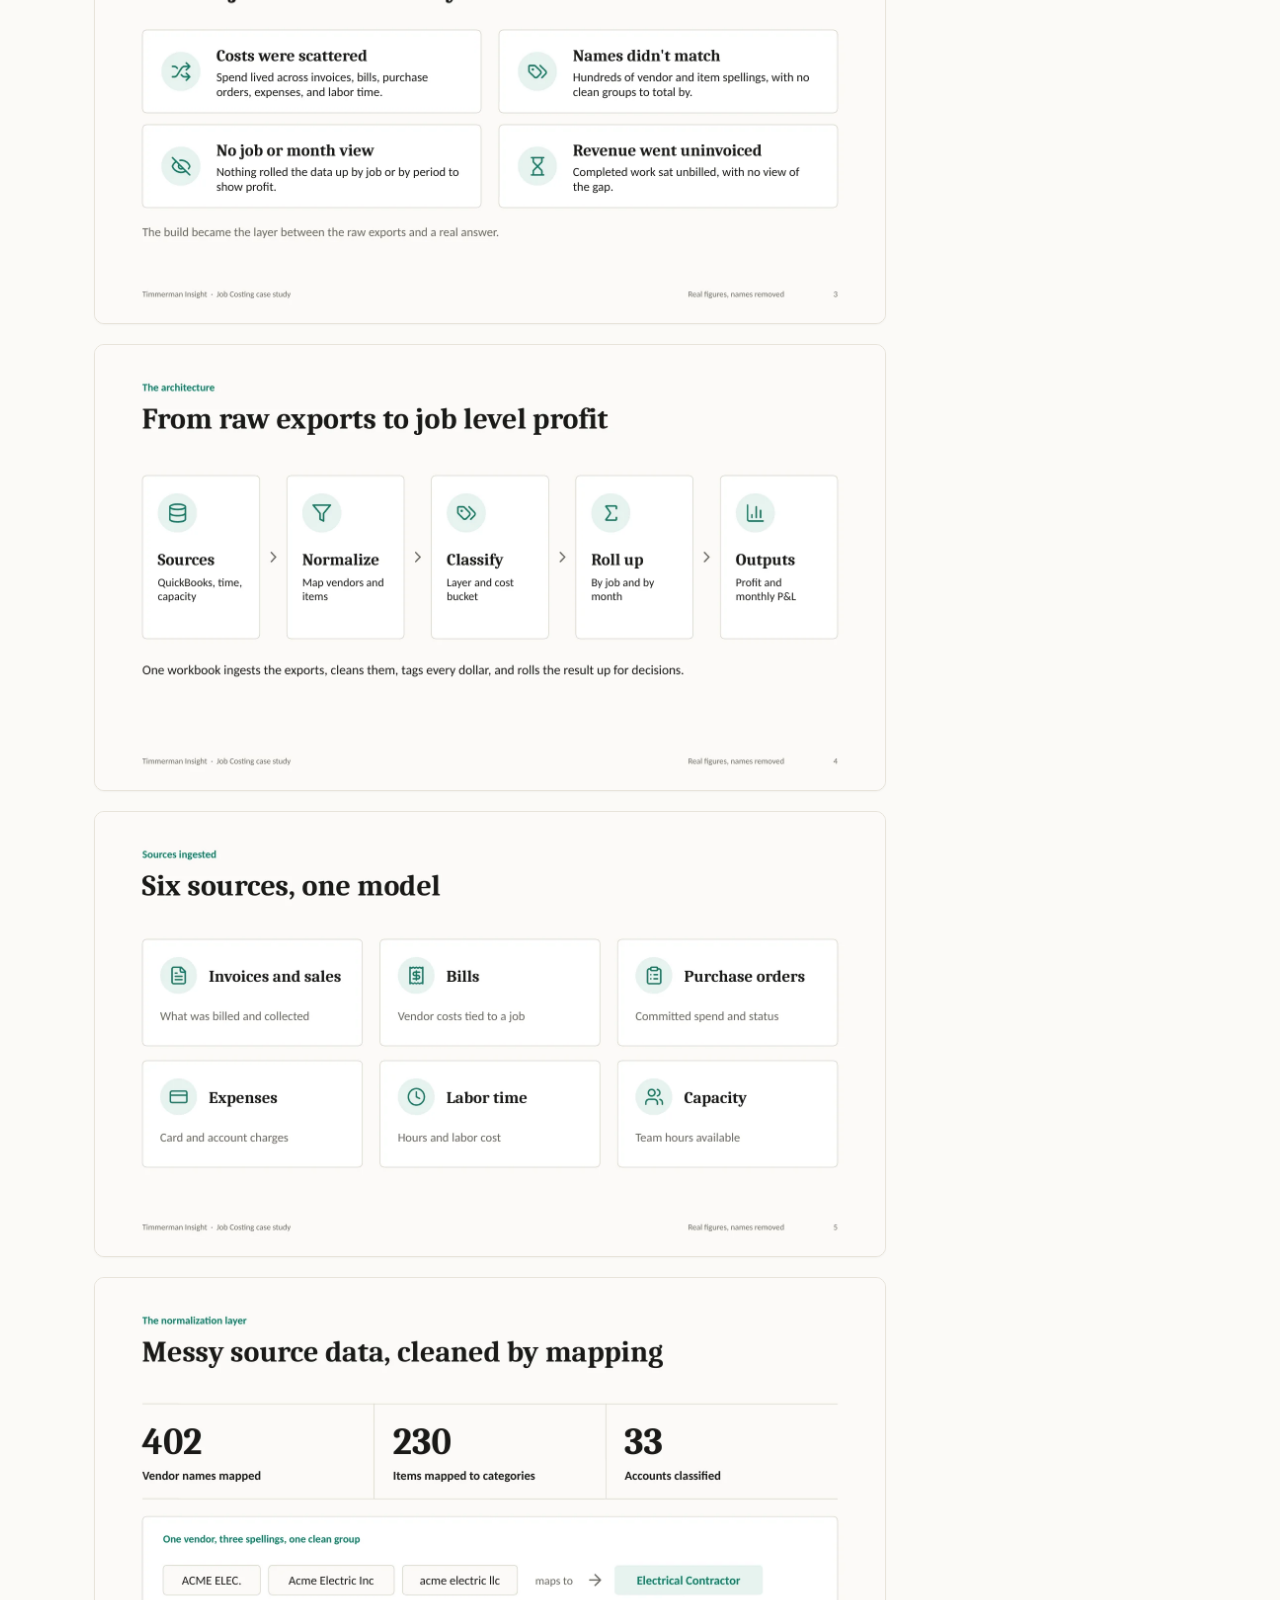
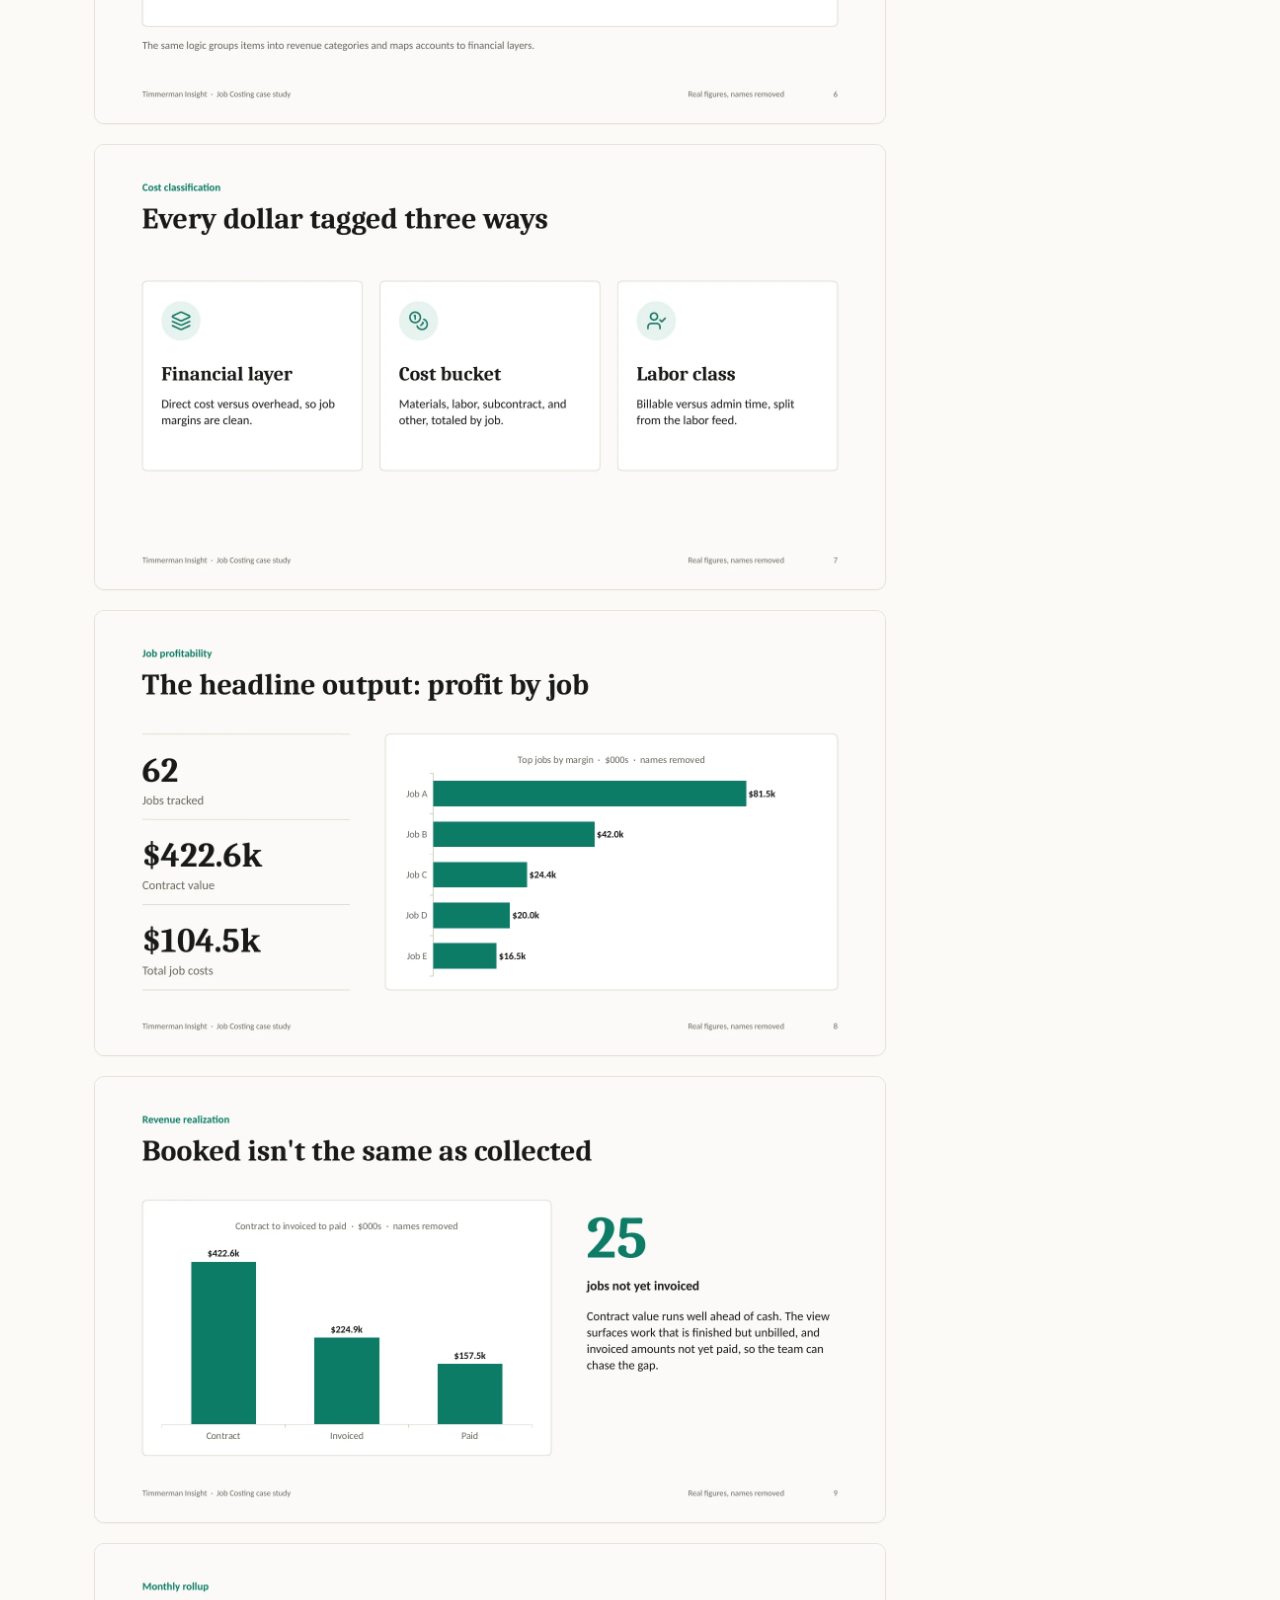
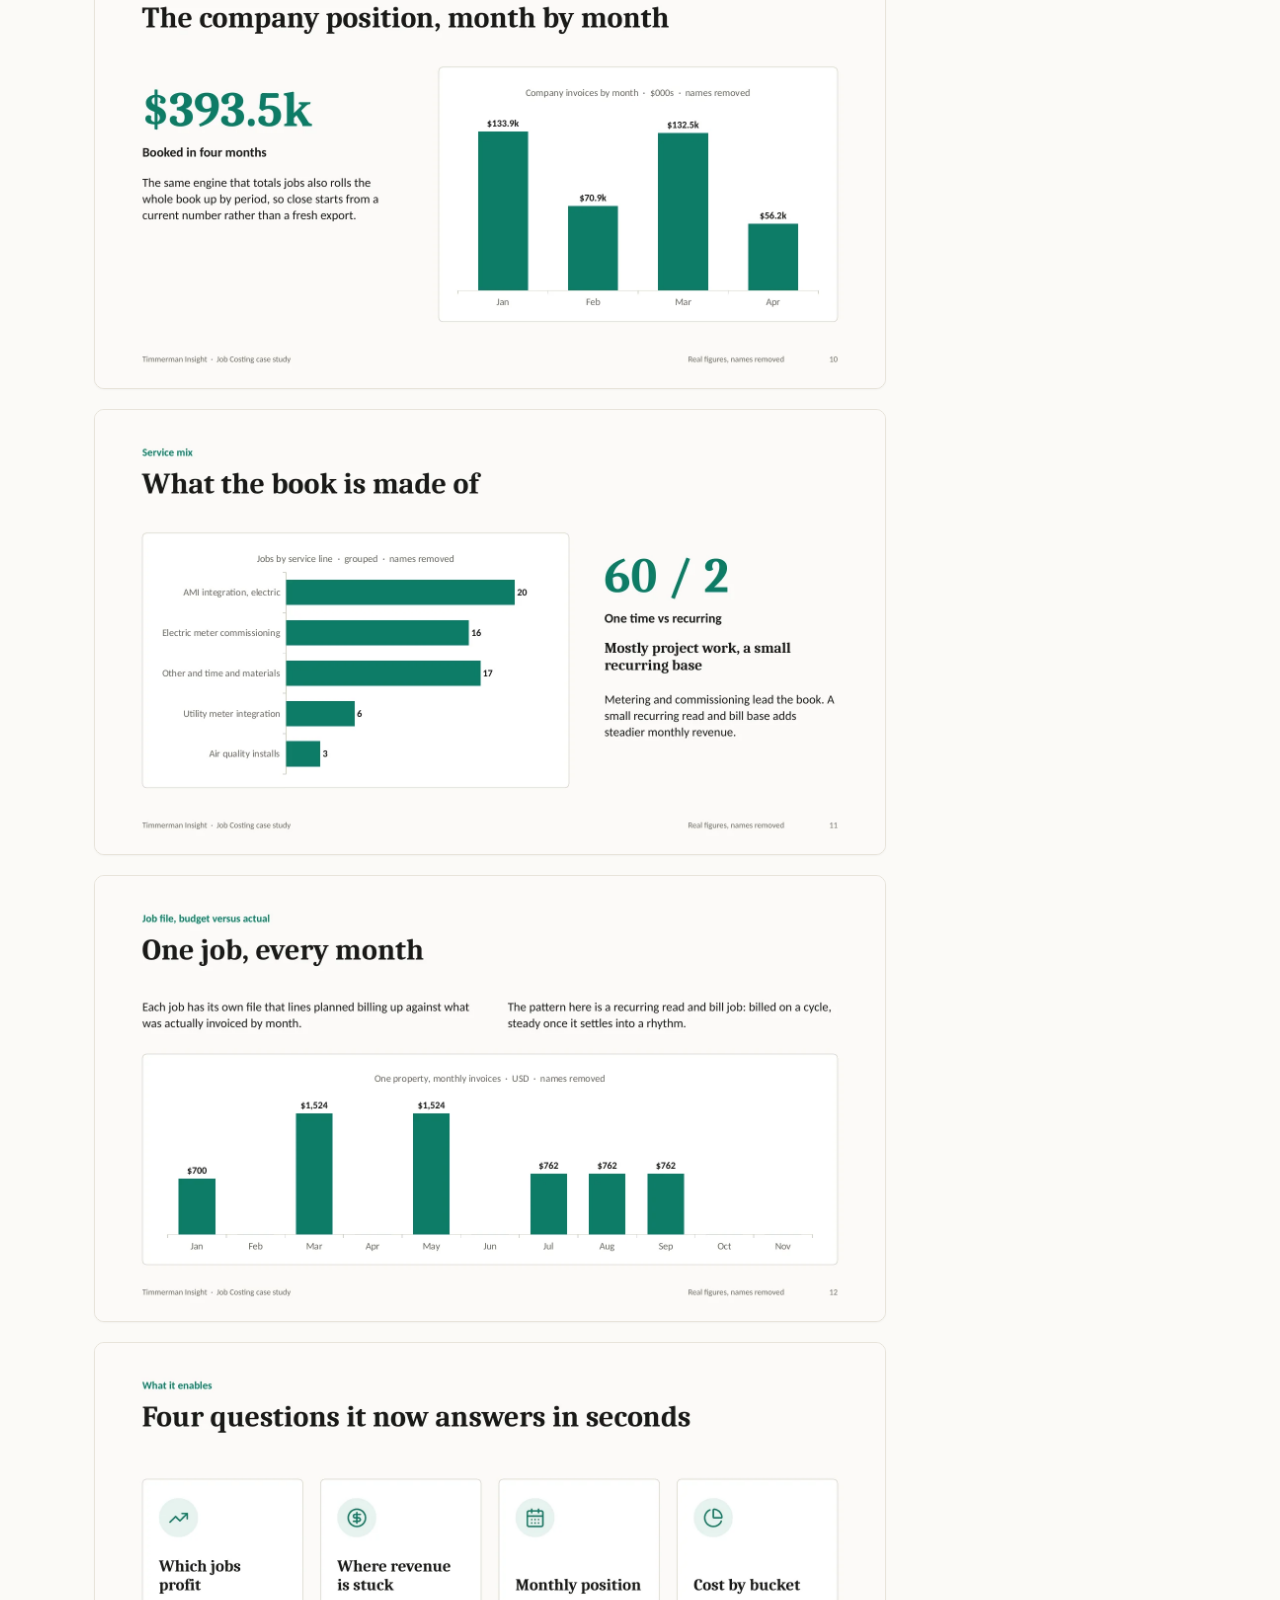
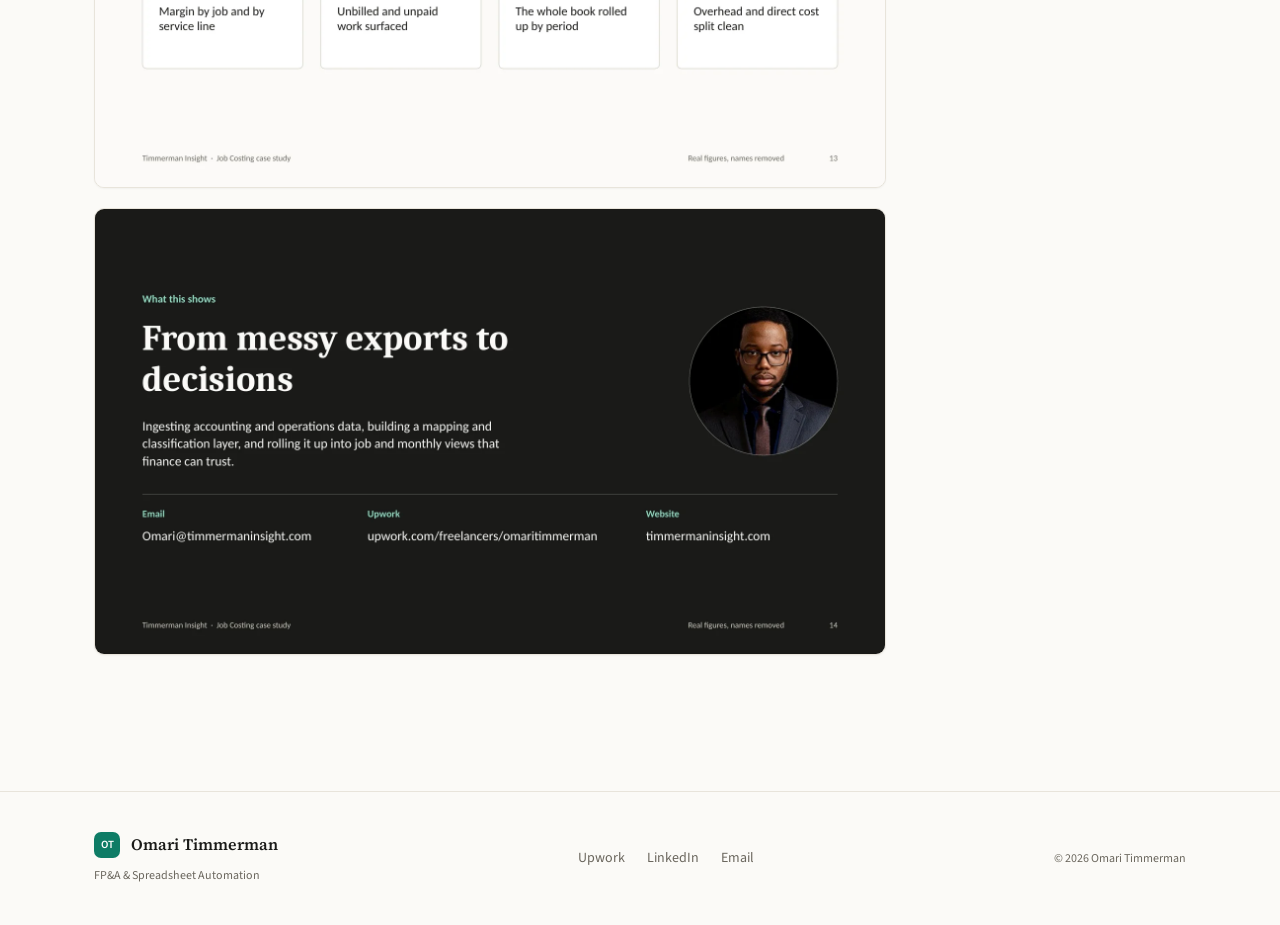
<file: job-costing-deck.html>
<!DOCTYPE html>
<html lang="en">
<head>
<meta charset="UTF-8">
<meta name="viewport" content="width=device-width, initial-scale=1.0">
<script>
(function(){
  var stored = localStorage.getItem('theme');
  var dark = stored === 'dark' || (stored !== 'light' && window.matchMedia('(prefers-color-scheme: dark)').matches);
  if (dark) document.documentElement.setAttribute('data-theme', 'dark');
})();
</script>
<title>Job Costing case study · Omari Timmerman</title>
<meta name="description" content="A fourteen slide walkthrough of how scattered accounting data became job level profit, with all names removed.">
<link rel="canonical" href="https://timmermaninsight.com/job-costing-deck.html">
<meta property="og:url" content="https://timmermaninsight.com/job-costing-deck.html">
<meta property="og:title" content="Job Costing case study · Omari Timmerman">
<meta property="og:description" content="A fourteen slide walkthrough of how scattered accounting data became job level profit, with all names removed.">
<meta property="og:image" content="https://timmermaninsight.com/assets/og-default.webp">
<meta name="twitter:card" content="summary_large_image">
<meta name="twitter:image" content="https://timmermaninsight.com/assets/og-default.webp">
<link rel="icon" href="data:image/svg+xml,%3Csvg xmlns='http://www.w3.org/2000/svg' viewBox='0 0 32 32'%3E%3Crect width='32' height='32' rx='7' fill='%2334C29E'/%3E%3Ctext x='16' y='22' font-family='monospace' font-size='15' font-weight='700' fill='white' text-anchor='middle'%3EOT%3C/text%3E%3C/svg%3E">
<link rel="preconnect" href="https://fonts.googleapis.com">
<link rel="preconnect" href="https://fonts.gstatic.com" crossorigin>
<link href="https://fonts.googleapis.com/css2?family=Source+Sans+3:wght@400;500;600;700&family=Source+Serif+4:opsz,wght@8..60,500;8..60,600;8..60,700&display=swap" rel="stylesheet">
<link rel="stylesheet" href="styles.css?v=20261119b">
</head>
<body class="detail-page detail-page--deck">

<header class="nav" id="nav">
  <div class="wrap nav-inner">
    <div class="nav-lead">
      <a href="index.html" class="brand"><span class="mark">OT</span> Omari Timmerman</a>
    </div>
    <nav class="nav-links" aria-label="Portfolio sections">
      <a href="index.html#services">Services</a>
      <a href="work.html">Work</a>
      <a href="index.html#about">About</a>
    </nav>
    <div class="nav-cta">
      <button type="button" class="theme-toggle" id="theme-toggle" aria-label="Switch to dark mode" aria-pressed="false">
        <svg class="theme-icon theme-icon-sun" viewBox="0 0 24 24" fill="none" stroke="currentColor" stroke-width="2" aria-hidden="true"><circle cx="12" cy="12" r="4"/><path d="M12 2v2M12 20v2M4.93 4.93l1.41 1.41M17.66 17.66l1.41 1.41M2 12h2M20 12h2M4.93 19.07l1.41-1.41M17.66 6.34l1.41-1.41"/></svg>
        <svg class="theme-icon theme-icon-moon" viewBox="0 0 24 24" fill="none" stroke="currentColor" stroke-width="2" aria-hidden="true"><path d="M21 12.79A9 9 0 1 1 11.21 3 7 7 0 0 0 21 12.79z"/></svg>
      </button>
      <a class="btn btn-primary" href="https://www.upwork.com/freelancers/omaritimmerman" target="_blank" rel="noopener">Hire me on Upwork</a>
    </div>
  </div>
</header>

<main>
  <section class="detail-hero">
    <div class="wrap">
      <div class="build-nav">
        <a href="work.html" class="btn btn-ghost build-back"><span>&larr; Back to <span class="build-back__long">selected </span>work</span></a>
        <div class="build-switcher">
          <label for="deck-select-top" class="build-switcher-label">Other sample presentations</label>
          <select id="deck-select-top" class="build-select" data-deck-select aria-label="Switch to another sample presentation"></select>
        </div>
      </div>
      <div class="build-switcher build-switcher--below">
        <label for="deck-select-below" class="build-switcher-label">Other sample presentations</label>
        <select id="deck-select-below" class="build-select" data-deck-select aria-label="Switch to another sample presentation"></select>
      </div>

      <header class="build-header">
        <span class="eyebrow">Presentation</span>
        <h1>Job Costing case study</h1>
        <p class="summary">A fourteen slide walkthrough of how scattered accounting data became job level profit, with all names removed.</p>
        <p class="summary" data-static style="margin-top:12px">Prefer the working file? Open the <a href="job-costing.html">Excel workbook</a> behind this deck.</p>
        <div class="chips">
          <span class="chip">PowerPoint</span>
          <span class="chip">Charts</span>
          <span class="chip">Case study</span>
        </div>
      </header>

      <div class="build-showcase">
        <div class="build-showcase-main">
          <nav class="deck-jump view-tabs view-tabs--deck" id="deck-jump" aria-label="Jump to slide"></nav>

          <div class="deck-slides" id="deck-slides" aria-label="Slide gallery"></div>
        </div>

        <aside class="build-rail" aria-label="Deck details">
          <section class="rail-block rail-platforms" id="rail-platforms">
            <h2 class="rail-heading">Open this deck</h2>
            <div class="platform-links" id="platform-links"></div>
          </section>
          <section class="rail-block rail-spec" aria-labelledby="deck-spec-heading">
            <h2 class="rail-heading" id="deck-spec-heading">What is inside</h2>
            <dl class="spec-card">
              <dt class="spec-label">Slides</dt>
              <dd class="spec-value">14 slides on client context, architecture, outputs, and contact</dd>
              <dt class="spec-label">Covers</dt>
              <dd class="spec-value">Problem, data sources, mapping, classification, profit by job, revenue realization, monthly rollup</dd>
              <dt class="spec-label">Formats</dt>
              <dd class="spec-value">Google Slides, SharePoint PowerPoint, and scroll gallery on this page</dd>
              <dt class="spec-label">Note</dt>
              <dd class="spec-value">Real figures, names removed</dd>
            </dl>
          </section>
          <div class="rail-cta"></div>
        </aside>
      </div>
    </div>
  </section>
</main>

<footer>
  <div class="wrap foot-inner">
    <div>
      <div class="foot-brand"><span class="mark mark--foot">OT</span> Omari Timmerman</div>
      <div class="foot-meta" style="margin-top:8px">FP&amp;A &amp; Spreadsheet Automation</div>
    </div>
    <nav class="foot-links" aria-label="External links">
      <a href="https://www.upwork.com/freelancers/omaritimmerman" target="_blank" rel="noopener">Upwork</a>
      <a href="https://www.linkedin.com/in/omari-timmerman-9a36b9190" target="_blank" rel="noopener">LinkedIn</a>
      <a href="mailto:Omari@timmermaninsight.com">Email</a>
    </nav>
    <div class="foot-meta">&copy; 2026 Omari Timmerman</div>
  </div>
</footer>

<script src="theme.js?v=20261119b"></script>
<script src="reveal.js?v=20261119b"></script>
<script src="works.js?v=20261119b"></script>
<script src="build-nav.js?v=20261119b"></script>
<script src="platforms.js?v=20261119b"></script>
<script src="build-detail.js?v=20261119b"></script>
<script>
initDeckNav('job-costing-deck.html');
initDetailNavScroll();
initDeckDetail(works.find(function(w) { return w.id === 'job-costing-deck'; }));
renderPlatformLinks([
  { name: 'Google Slides', url: 'https://docs.google.com/presentation/d/10B2_Yp4U-LyybJBxBUtrna37nT09lRYsUTxd4TtuBgY/edit?usp=sharing' },
  { name: 'PowerPoint', url: 'https://timmermaninsights-my.sharepoint.com/:p:/g/personal/omari_timmermaninsight_com/IQDceFzGtD2gS6AVI7Pk-gy0AQv126eGcQ4JnTDxf_jIM68?e=XNcIxd' }
]);
</script>
</body>
</html>
</file>
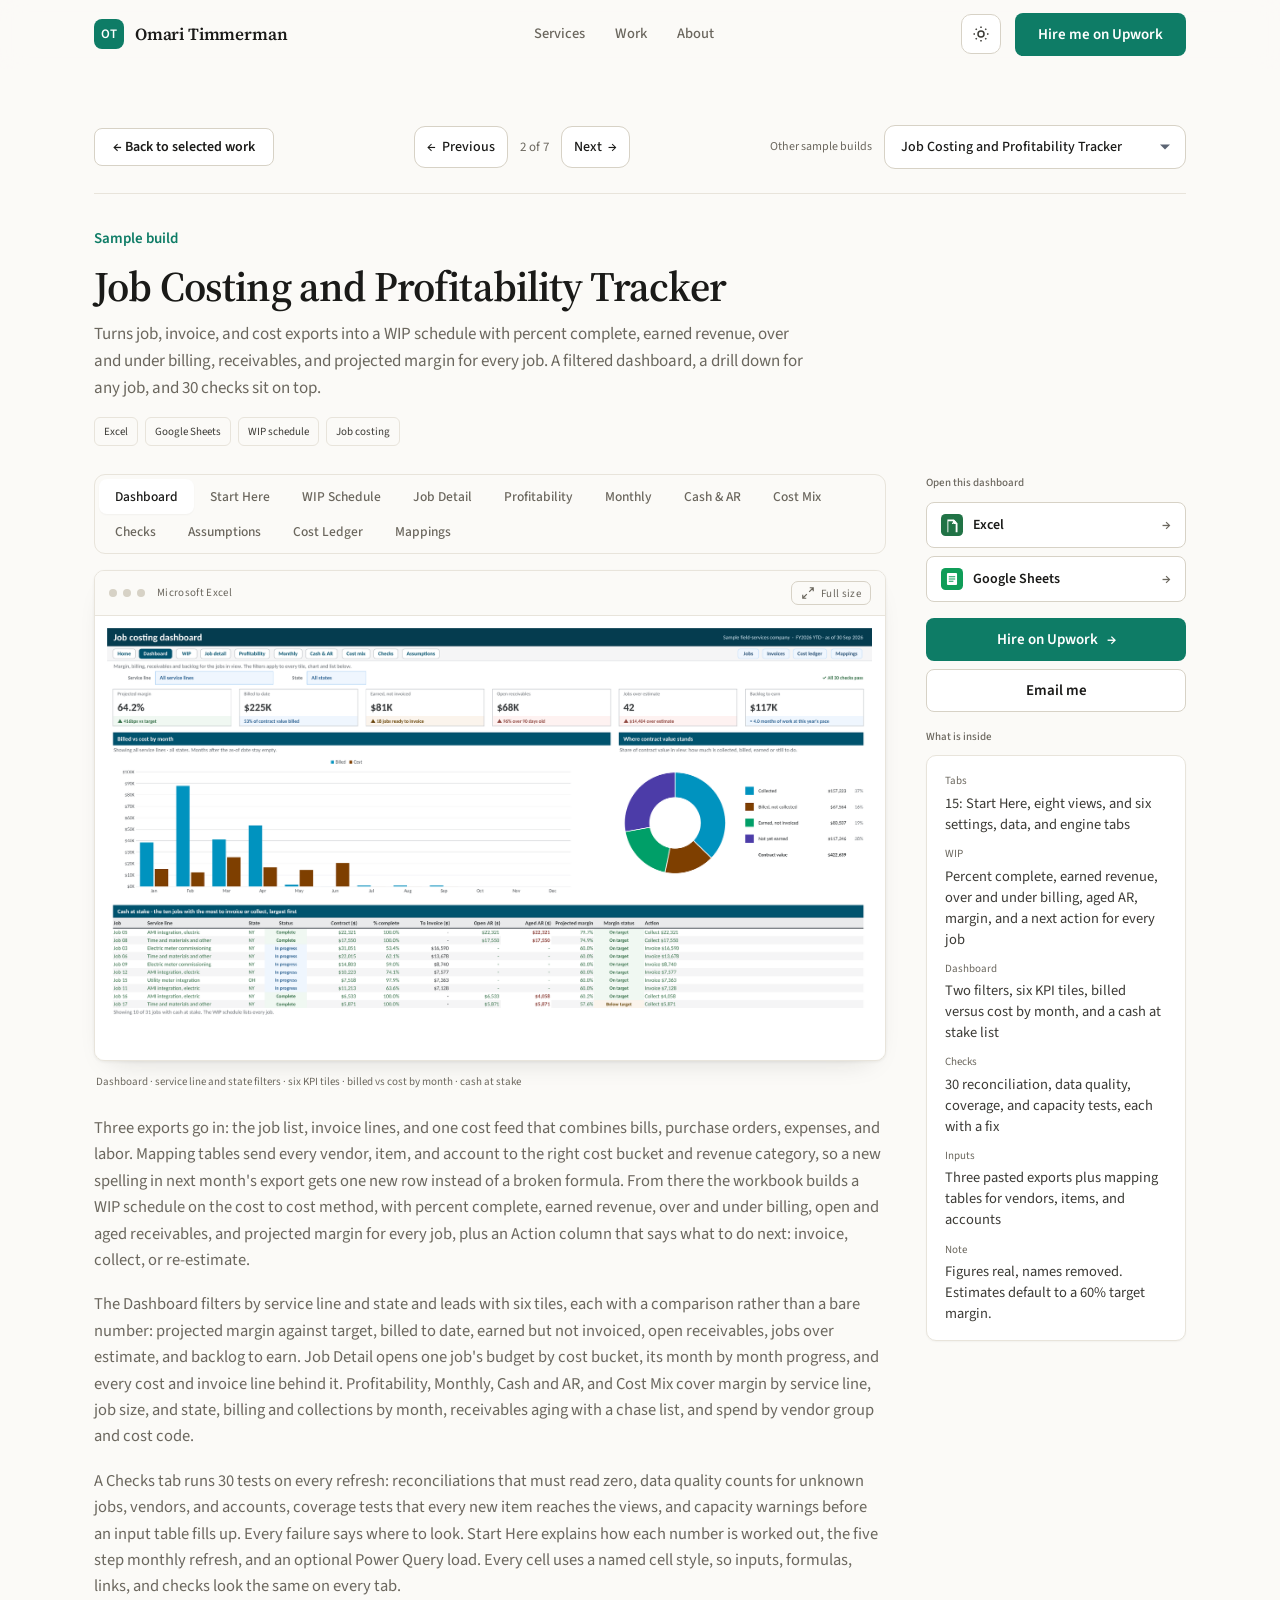
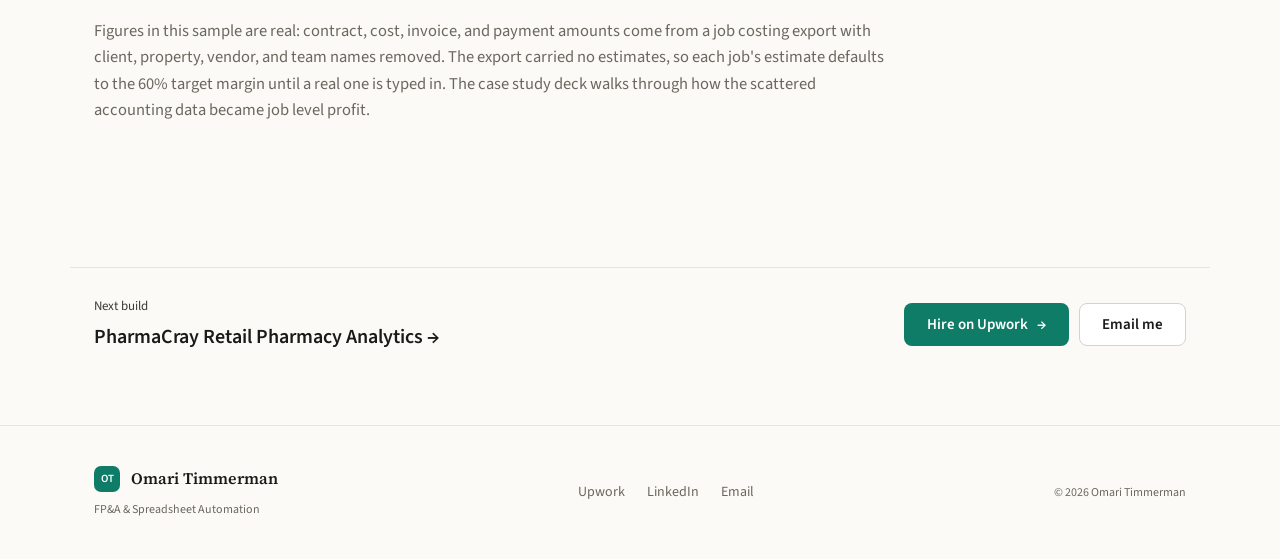
<file: job-costing.html>
<!DOCTYPE html>
<html lang="en">
<head>
<meta charset="UTF-8">
<meta name="viewport" content="width=device-width, initial-scale=1.0">
<script>
(function(){
  var stored = localStorage.getItem('theme');
  var dark = stored === 'dark' || (stored !== 'light' && window.matchMedia('(prefers-color-scheme: dark)').matches);
  if (dark) document.documentElement.setAttribute('data-theme', 'dark');
})();
</script>
<title>Job Costing and Profitability Tracker · Omari Timmerman</title>
<meta name="description" content="An Excel and Google Sheets job costing workbook with a full WIP schedule, margin by job, receivables aging, a filtered dashboard, and 30 built in checks.">
<link rel="canonical" href="https://timmermaninsight.com/job-costing.html">
<meta property="og:url" content="https://timmermaninsight.com/job-costing.html">
<meta property="og:title" content="Job Costing and Profitability Tracker · Omari Timmerman">
<meta property="og:description" content="An Excel and Google Sheets job costing workbook with a full WIP schedule, margin by job, receivables aging, a filtered dashboard, and 30 built in checks.">
<meta property="og:image" content="https://timmermaninsight.com/assets/og-default.webp">
<meta name="twitter:card" content="summary_large_image">
<meta name="twitter:image" content="https://timmermaninsight.com/assets/og-default.webp">
<link rel="icon" href="data:image/svg+xml,%3Csvg xmlns='http://www.w3.org/2000/svg' viewBox='0 0 32 32'%3E%3Crect width='32' height='32' rx='7' fill='%2334C29E'/%3E%3Ctext x='16' y='22' font-family='monospace' font-size='15' font-weight='700' fill='white' text-anchor='middle'%3EOT%3C/text%3E%3C/svg%3E">
<link rel="preconnect" href="https://fonts.googleapis.com">
<link rel="preconnect" href="https://fonts.gstatic.com" crossorigin>
<link href="https://fonts.googleapis.com/css2?family=Source+Sans+3:wght@400;500;600;700&family=Source+Serif+4:opsz,wght@8..60,500;8..60,600;8..60,700&display=swap" rel="stylesheet">
<link rel="stylesheet" href="styles.css?v=20261119b">
</head>
<body class="detail-page">

<header class="nav" id="nav">
  <div class="wrap nav-inner">
    <div class="nav-lead">
      <a href="index.html" class="brand"><span class="mark">OT</span> Omari Timmerman</a>
      <div class="nav-build-switcher">
        <label for="build-select-nav" class="visually-hidden">Other sample builds</label>
        <select id="build-select-nav" class="build-select" data-build-select aria-label="Switch to another sample build"></select>
      </div>
    </div>
    <nav class="nav-links" aria-label="Portfolio sections">
      <a href="index.html#services">Services</a>
      <a href="work.html">Work</a>
      <a href="index.html#about">About</a>
    </nav>
    <div class="nav-cta">
      <button type="button" class="theme-toggle" id="theme-toggle" aria-label="Switch to dark mode" aria-pressed="false">
        <svg class="theme-icon theme-icon-sun" viewBox="0 0 24 24" fill="none" stroke="currentColor" stroke-width="2" aria-hidden="true"><circle cx="12" cy="12" r="4"/><path d="M12 2v2M12 20v2M4.93 4.93l1.41 1.41M17.66 17.66l1.41 1.41M2 12h2M20 12h2M4.93 19.07l1.41-1.41M17.66 6.34l1.41-1.41"/></svg>
        <svg class="theme-icon theme-icon-moon" viewBox="0 0 24 24" fill="none" stroke="currentColor" stroke-width="2" aria-hidden="true"><path d="M21 12.79A9 9 0 1 1 11.21 3 7 7 0 0 0 21 12.79z"/></svg>
      </button>
      <a class="btn btn-primary" href="https://www.upwork.com/freelancers/omaritimmerman" target="_blank" rel="noopener">Hire me on Upwork</a>
    </div>
  </div>
</header>

<main>
  <section class="detail-hero">
    <div class="wrap">
      <div class="build-nav reveal">
        <a href="work.html" class="btn btn-ghost build-back"><span>&larr; Back to <span class="build-back__long">selected </span>work</span></a>
        <nav class="build-pager" aria-label="Move between builds">
          <a class="build-pager__link" href="operational-finance-control.html" title="Operational Finance Control Tower" aria-label="Previous build: Operational Finance Control Tower">&larr;<span class="build-pager__lbl">Previous</span></a>
          <span class="build-pager__count">2 of 7</span>
          <a class="build-pager__link" href="pharmacray.html" title="PharmaCray Retail Pharmacy Analytics" aria-label="Next build: PharmaCray Retail Pharmacy Analytics"><span class="build-pager__lbl">Next</span>&rarr;</a>
        </nav>
        <div class="build-switcher">
          <label for="build-select-top" class="build-switcher-label">Other sample builds</label>
          <select id="build-select-top" class="build-select" data-build-select aria-label="Switch to another sample build"></select>
        </div>
      </div>
      <div class="build-switcher build-switcher--below">
        <label for="build-select-below" class="build-switcher-label">Other sample builds</label>
        <select id="build-select-below" class="build-select" data-build-select aria-label="Switch to another sample build"></select>
      </div>

      <header class="build-header reveal">
        <span class="eyebrow">Sample build</span>
        <h1>Job Costing and Profitability Tracker</h1>
        <p class="summary">A fifteen tab Excel workbook, with a Google Sheets version, that turns job, invoice, and cost exports into a WIP schedule: percent complete, earned revenue, over and under billing, receivables, and projected margin for every job. A filtered dashboard, a job drill down, and 30 built in checks sit on top.</p>
        <div class="chips">
          <span class="chip">Excel</span>
          <span class="chip">Google Sheets</span>
          <span class="chip">WIP schedule</span>
          <span class="chip">Job costing</span>
        </div>
      </header>

      <div class="build-showcase">
        <div class="build-showcase-main">
          <div class="view-tabs" id="view-tabs" role="tablist" aria-label="Build views" hidden></div>
          <figure class="preview-figure">
            <div class="app-frame">
              <div class="app-frame__bar">
                <span class="app-frame__dots" aria-hidden="true"><i></i><i></i><i></i></span>
                <span class="app-frame__label" id="app-frame-label">Microsoft Excel</span>
              </div>
              <div class="app-frame__body">
                <img id="preview-img" src="assets/job-costing/01-dashboard.webp" alt="Job costing dashboard with service line and state filters, six KPI tiles, a billed versus cost chart by month, a contract value doughnut, and a cash at stake table" loading="eager" decoding="async">
              </div>
            </div>
            <figcaption class="preview-caption" id="preview-caption">Dashboard · service line and state filters · six KPI tiles · billed vs cost by month · cash at stake</figcaption>
          </figure>

          <div class="build-desc build-desc--under-preview">
            <p>Three exports go in: the job list, invoice lines, and one cost feed that combines bills, purchase orders, expenses, and labor. Mapping tables send every vendor, item, and account to the right cost bucket and revenue category, so a new spelling in next month's export gets one new row instead of a broken formula. From there the workbook builds a WIP schedule on the cost to cost method, with percent complete, earned revenue, over and under billing, open and aged receivables, and projected margin for every job, plus an Action column that says what to do next: invoice, collect, or re-estimate.</p>
            <p>The Dashboard filters by service line and state and leads with six tiles, each with a comparison rather than a bare number: projected margin against target, billed to date, earned but not invoiced, open receivables, jobs over estimate, and backlog to earn. Job Detail opens one job's budget by cost bucket, its month by month progress, and every cost and invoice line behind it. Profitability, Monthly, Cash and AR, and Cost Mix cover margin by service line, job size, and state, billing and collections by month, receivables aging with a chase list, and spend by vendor group and cost code.</p>
            <p>A Checks tab runs 30 tests on every refresh: reconciliations that must read zero, data quality counts for unknown jobs, vendors, and accounts, coverage tests that every new item reaches the views, and capacity warnings before an input table fills up. Every failure says where to look. Start Here explains how each number is worked out, the five step monthly refresh, and an optional Power Query load. Every cell uses a named cell style, so inputs, formulas, links, and checks look the same on every tab.</p>
            <p>Figures in this sample are real: contract, cost, invoice, and payment amounts come from a job costing export with client, property, vendor, and team names removed. The export carried no estimates, so each job's estimate defaults to the 60% target margin until a real one is typed in. The <a href="job-costing-deck.html">case study deck</a> walks through how the scattered accounting data became job level profit.</p>
          </div>
        </div>

        <aside class="build-rail" aria-label="Build details">
          <section class="rail-block rail-platforms" id="rail-platforms" hidden>
            <h2 class="rail-heading">Open this dashboard</h2>
            <div class="platform-links" id="platform-links"></div>
          </section>
          <section class="rail-block rail-spec" aria-labelledby="spec-heading">
            <h2 class="rail-heading" id="spec-heading">What is inside</h2>
            <dl class="spec-card" id="spec-card"></dl>
          </section>
          <div class="rail-cta">
            <a class="btn btn-primary" href="https://www.upwork.com/freelancers/omaritimmerman" target="_blank" rel="noopener">Hire on Upwork <span class="btn-arrow">&rarr;</span></a>
            <a class="btn btn-ghost" href="mailto:Omari@timmermaninsight.com?subject=Project%20inquiry">Email me</a>
          </div>
        </aside>
      </div>
    </div>
  </section>
  <section class="build-next">
    <div class="wrap build-next__inner">
      <a class="build-next__link" href="pharmacray.html"><span class="build-next__label">Next build</span><span class="build-next__title">PharmaCray Retail Pharmacy Analytics &rarr;</span></a>
      <div class="build-next__cta">
        <a class="btn btn-primary" href="https://www.upwork.com/freelancers/omaritimmerman" target="_blank" rel="noopener">Hire on Upwork <span class="btn-arrow">&rarr;</span></a>
        <a class="btn btn-ghost" href="mailto:Omari@timmermaninsight.com?subject=Project%20inquiry">Email me</a>
      </div>
    </div>
  </section>
</main>

<footer>
  <div class="wrap foot-inner">
    <div>
      <div class="foot-brand"><span class="mark mark--foot">OT</span> Omari Timmerman</div>
      <div class="foot-meta" style="margin-top:8px">FP&amp;A &amp; Spreadsheet Automation</div>
    </div>
    <nav class="foot-links" aria-label="External links">
      <a href="https://www.upwork.com/freelancers/omaritimmerman" target="_blank" rel="noopener">Upwork</a>
      <a href="https://www.linkedin.com/in/omari-timmerman-9a36b9190" target="_blank" rel="noopener">LinkedIn</a>
      <a href="mailto:Omari@timmermaninsight.com">Email</a>
    </nav>
    <div class="foot-meta">&copy; 2026 Omari Timmerman</div>
  </div>
</footer>

<script src="theme.js?v=20261119b"></script>
<script src="reveal.js?v=20261119b"></script>
<script src="works.js?v=20261119b"></script>
<script src="build-nav.js?v=20261119b"></script>
<script src="platforms.js?v=20261119b"></script>
<script src="build-detail.js?v=20261119b"></script>
<script>
  initBuildNav('job-costing.html');
  initDetailNavScroll();
  initBuildDetail({
    appLabel: 'Microsoft Excel',
    views: [
      { name: 'Dashboard', img: 'assets/job-costing/01-dashboard.webp', caption: 'Dashboard · service line and state filters · six KPI tiles · billed vs cost by month · cash at stake', alt: 'Job costing dashboard with service line and state filters, six KPI tiles, a billed versus cost chart by month, a contract value doughnut, and a cash at stake table' },
      { name: 'Start Here', img: 'assets/job-costing/02-start-here.webp', caption: 'Start Here · status · how the numbers work · monthly refresh · color key · Power Query', alt: 'Start Here tab with check status, links to every tab, metric definitions, five refresh steps, a color key, and a Power Query script' },
      { name: 'WIP Schedule', img: 'assets/job-costing/03-wip-schedule.webp', caption: 'WIP Schedule · all 62 jobs · percent complete, earned revenue, over and under billing, margin · next action', alt: 'WIP schedule listing 62 jobs with contract, estimate, cost, percent complete, earned revenue, billing, receivables, projected margin, and an action for each job' },
      { name: 'Job Detail', img: 'assets/job-costing/04-job-detail.webp', caption: 'Job Detail · pick a job · budget vs actual by bucket · month by month · every cost and invoice line', alt: 'Job detail for one job with summary cards, budget versus actual by cost bucket, month by month progress with a chart, and its cost and invoice lines' },
      { name: 'Profitability', img: 'assets/job-costing/05-profitability.webp', caption: 'Profitability · margin by service line, job size, and state · best and worst jobs', alt: 'Profitability tab with projected margin by service line, job size, and state, two margin charts, and lists of the most and least profitable jobs' },
      { name: 'Monthly', img: 'assets/job-costing/06-monthly.webp', caption: 'Monthly · billing and collections · cost by bucket and source · labor hours · cumulative trend', alt: 'Monthly tab with billing, collections, cost by bucket and source, margin on billings, labor hours, and a cumulative billing, collections, and cost chart' },
      { name: 'Cash & AR', img: 'assets/job-costing/07-cash-and-ar.webp', caption: 'Cash and AR · contract to cash · receivables aging · who to chase · what to invoice', alt: 'Cash and AR tab with contract to cash stages, receivables aging, the largest open balances, jobs ready to invoice, and billing by revenue category' },
      { name: 'Cost Mix', img: 'assets/job-costing/08-cost-mix.webp', caption: 'Cost Mix · spend by cost bucket, source, vendor group, and cost code', alt: 'Cost mix tab with cost to date by bucket, source, vendor group, and cost code, each with a bar chart' },
      { name: 'Checks', img: 'assets/job-costing/09-checks.webp', caption: 'Checks · 30 reconciliation, data quality, coverage, and capacity tests · each failure says where to look', alt: 'Checks tab listing 30 reconciliation, data quality, coverage, and capacity tests, all passing, with a fix for each' },
      { name: 'Assumptions', img: 'assets/job-costing/10-assumptions.webp', caption: 'Assumptions · as of date · target and bid margins · estimate split · aging and size bands', alt: 'Assumptions tab with the reporting period, target margin, bid margins by service line, estimate split by cost bucket, labor rate, aging buckets, and job size bands' },
      { name: 'Cost Ledger', img: 'assets/job-costing/11-cost-ledger.webp', caption: 'Cost Ledger · bills, purchase orders, expenses, and labor in one pasted feed · mapping to the right', alt: 'Cost ledger with pasted cost lines in blue input cells and calculated mapping columns to the right' },
      { name: 'Mappings', img: 'assets/job-costing/12-mappings.webp', caption: 'Mappings · vendors, revenue items, accounts, sources, and months · one row per new name', alt: 'Mappings tab with clean up tables for vendors, revenue items, accounts, cost sources, and months' }
    ],
    platforms: [
      { name: 'Excel',         url: 'https://timmermaninsights-my.sharepoint.com/:x:/g/personal/omari_timmermaninsight_com/IQD5TH1a4ua2QbyAsCsGEw1tAXPQicXXVHZVqlTETYrSavE?e=Z23Qoi' },
      { name: 'Google Sheets', url: 'https://docs.google.com/spreadsheets/d/1goYISWaI2lYepR77tNh50conufknNnsyrPPFOqFxgNE/edit?gid=900367110#gid=900367110' }
    ],
    whatsInside: [
      { label: 'Tabs', value: '15: Start Here, eight views, and six settings, data, and engine tabs' },
      { label: 'WIP', value: 'Percent complete, earned revenue, over and under billing, aged AR, margin, and a next action for every job' },
      { label: 'Dashboard', value: 'Two filters, six KPI tiles, billed versus cost by month, and a cash at stake list' },
      { label: 'Checks', value: '30 reconciliation, data quality, coverage, and capacity tests, each with a fix' },
      { label: 'Inputs', value: 'Three pasted exports plus mapping tables for vendors, items, and accounts' },
      { label: 'Note', value: 'Figures real, names removed. Estimates default to a 60% target margin.' }
    ]
  });
</script>
</body>
</html>
</file>
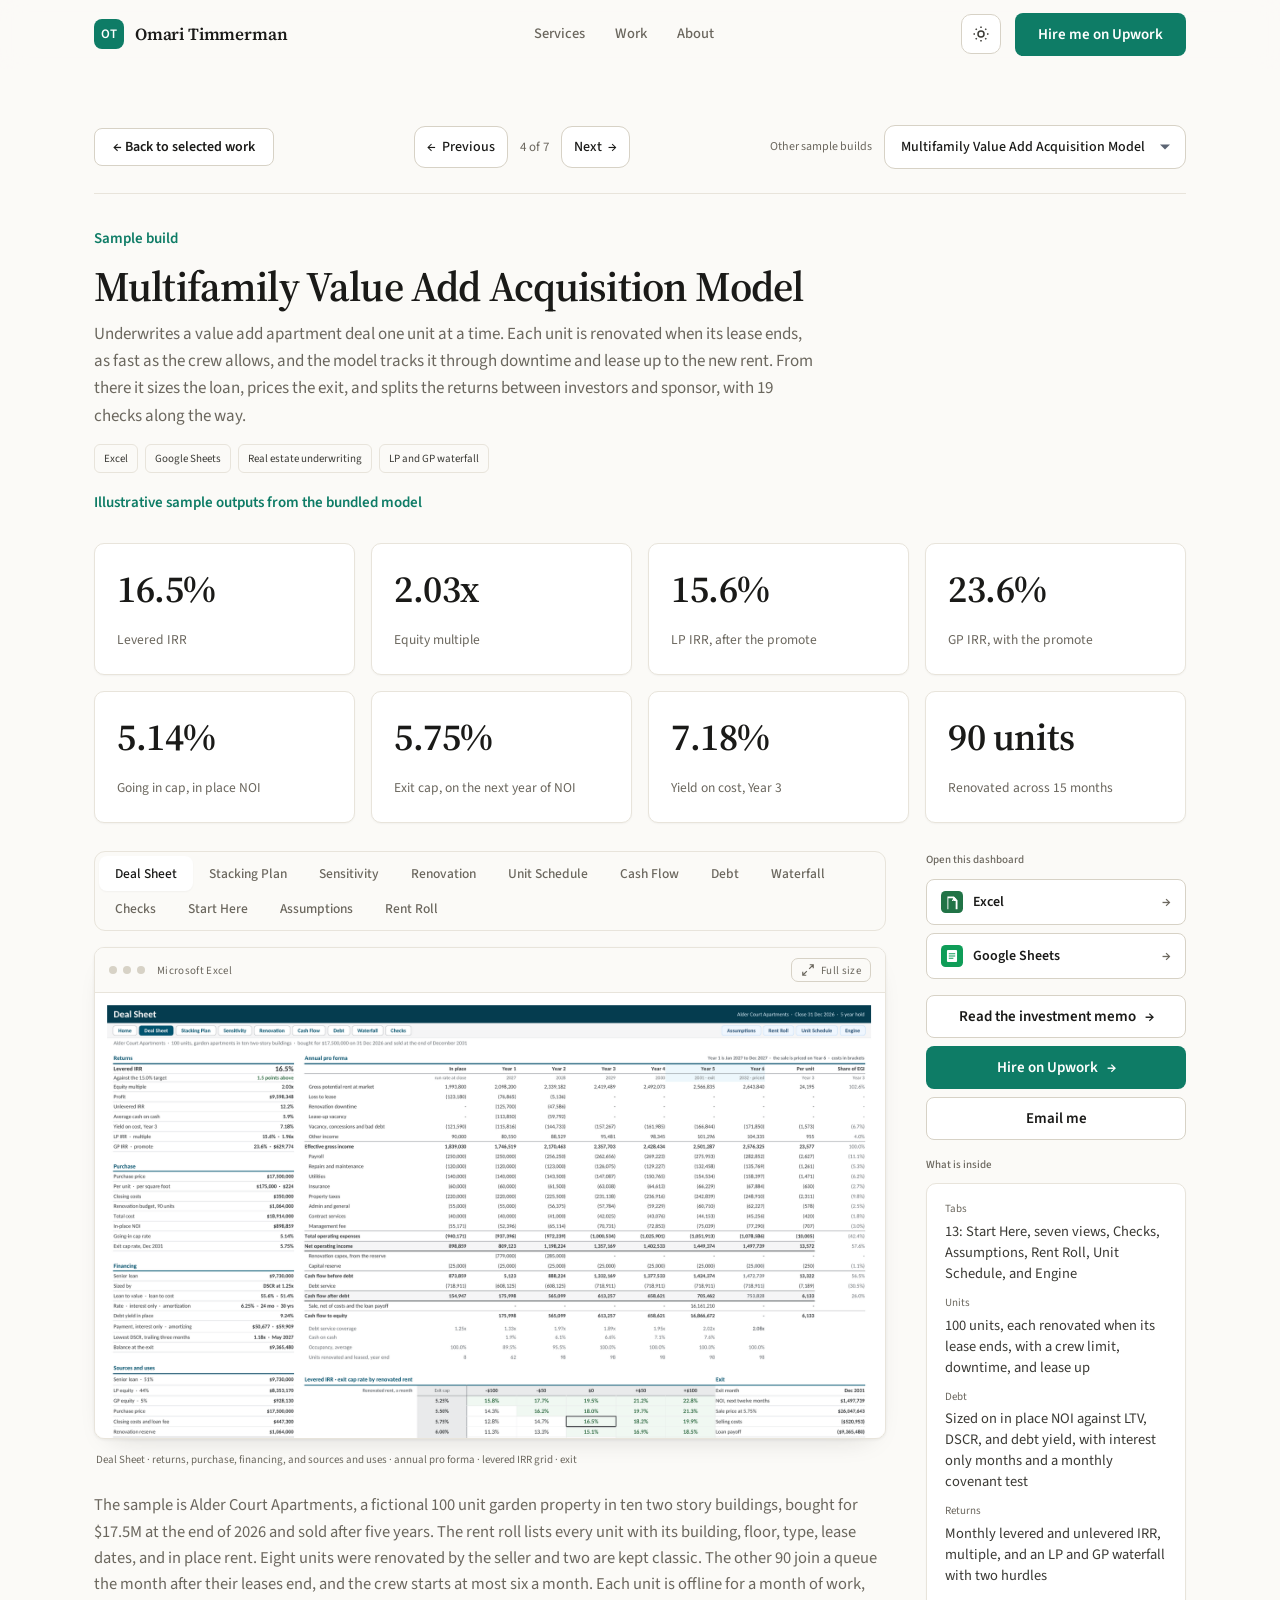
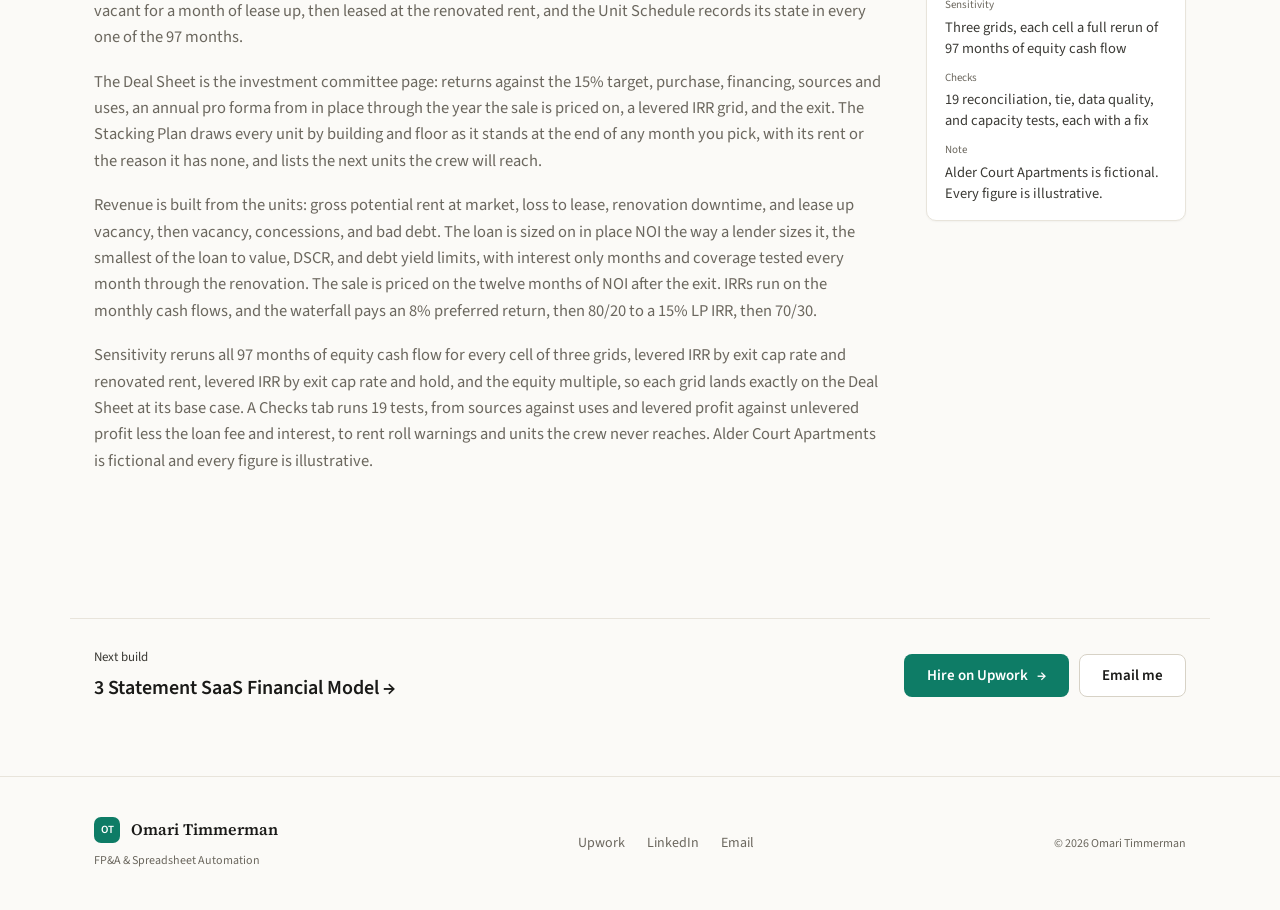
<file: multifamily-value-add.html>
<!DOCTYPE html>
<html lang="en">
<head>
<meta charset="UTF-8">
<meta name="viewport" content="width=device-width, initial-scale=1.0">
<script>
(function(){
  var stored = localStorage.getItem('theme');
  var dark = stored === 'dark' || (stored !== 'light' && window.matchMedia('(prefers-color-scheme: dark)').matches);
  if (dark) document.documentElement.setAttribute('data-theme', 'dark');
})();
</script>
<title>Multifamily Value Add Acquisition Model · Omari Timmerman</title>
<meta name="description" content="A thirteen tab Excel model, with a Google Sheets version, that underwrites a 100 unit value add apartment deal one unit at a time: a renovation queue that follows lease expirations, monthly cash flow, debt sized like a lender, sensitivity grids, and an LP and GP waterfall.">
<link rel="canonical" href="https://timmermaninsight.com/multifamily-value-add.html">
<meta property="og:url" content="https://timmermaninsight.com/multifamily-value-add.html">
<meta property="og:title" content="Multifamily Value Add Acquisition Model · Omari Timmerman">
<meta property="og:description" content="A thirteen tab Excel model, with a Google Sheets version, that underwrites a 100 unit value add apartment deal one unit at a time: a renovation queue that follows lease expirations, monthly cash flow, debt sized like a lender, sensitivity grids, and an LP and GP waterfall.">
<meta property="og:image" content="https://timmermaninsight.com/assets/og-default.webp">
<meta name="twitter:card" content="summary_large_image">
<meta name="twitter:image" content="https://timmermaninsight.com/assets/og-default.webp">
<link rel="icon" href="data:image/svg+xml,%3Csvg xmlns='http://www.w3.org/2000/svg' viewBox='0 0 32 32'%3E%3Crect width='32' height='32' rx='7' fill='%2334C29E'/%3E%3Ctext x='16' y='22' font-family='monospace' font-size='15' font-weight='700' fill='white' text-anchor='middle'%3EOT%3C/text%3E%3C/svg%3E">
<link rel="preconnect" href="https://fonts.googleapis.com">
<link rel="preconnect" href="https://fonts.gstatic.com" crossorigin>
<link href="https://fonts.googleapis.com/css2?family=Source+Sans+3:wght@400;500;600;700&family=Source+Serif+4:opsz,wght@8..60,500;8..60,600;8..60,700&display=swap" rel="stylesheet">
<link rel="stylesheet" href="styles.css?v=20261119b">
</head>
<body class="detail-page">

<header class="nav" id="nav">
  <div class="wrap nav-inner">
    <div class="nav-lead">
      <a href="index.html" class="brand"><span class="mark">OT</span> Omari Timmerman</a>
    </div>
    <nav class="nav-links" aria-label="Portfolio sections">
      <a href="index.html#services">Services</a>
      <a href="work.html">Work</a>
      <a href="index.html#about">About</a>
    </nav>
    <div class="nav-cta">
      <button type="button" class="theme-toggle" id="theme-toggle" aria-label="Switch to dark mode" aria-pressed="false">
        <svg class="theme-icon theme-icon-sun" viewBox="0 0 24 24" fill="none" stroke="currentColor" stroke-width="2" aria-hidden="true"><circle cx="12" cy="12" r="4"/><path d="M12 2v2M12 20v2M4.93 4.93l1.41 1.41M17.66 17.66l1.41 1.41M2 12h2M20 12h2M4.93 19.07l1.41-1.41M17.66 6.34l1.41-1.41"/></svg>
        <svg class="theme-icon theme-icon-moon" viewBox="0 0 24 24" fill="none" stroke="currentColor" stroke-width="2" aria-hidden="true"><path d="M21 12.79A9 9 0 1 1 11.21 3 7 7 0 0 0 21 12.79z"/></svg>
      </button>
      <a class="btn btn-primary" href="https://www.upwork.com/freelancers/omaritimmerman" target="_blank" rel="noopener">Hire me on Upwork</a>
    </div>
  </div>
</header>

<main>
  <section class="detail-hero">
    <div class="wrap">
      <div class="build-nav reveal">
        <a href="work.html" class="btn btn-ghost build-back"><span>&larr; Back to <span class="build-back__long">selected </span>work</span></a>
        <nav class="build-pager" aria-label="Move between builds">
          <a class="build-pager__link" href="pharmacray.html" title="PharmaCray Retail Pharmacy Analytics" aria-label="Previous build: PharmaCray Retail Pharmacy Analytics">&larr;<span class="build-pager__lbl">Previous</span></a>
          <span class="build-pager__count">4 of 7</span>
          <a class="build-pager__link" href="saas-model.html" title="3 Statement SaaS Financial Model" aria-label="Next build: 3 Statement SaaS Financial Model"><span class="build-pager__lbl">Next</span>&rarr;</a>
        </nav>
        <div class="build-switcher">
          <label for="build-select-top" class="build-switcher-label">Other sample builds</label>
          <select id="build-select-top" class="build-select" data-build-select aria-label="Switch to another sample build"></select>
        </div>
      </div>
      <div class="build-switcher build-switcher--below">
        <label for="build-select-below" class="build-switcher-label">Other sample builds</label>
        <select id="build-select-below" class="build-select" data-build-select aria-label="Switch to another sample build"></select>
      </div>

      <header class="build-header reveal">
        <span class="eyebrow">Sample build</span>
        <h1>Multifamily Value Add Acquisition Model</h1>
        <p class="summary">A thirteen tab Excel workbook, with a Google Sheets version, that underwrites a value add apartment acquisition one unit at a time. Each unit is renovated when its lease ends, as fast as the crew allows, and the model follows it month by month through downtime and lease up to the renovated rent, then sizes the loan, prices the exit, and splits the returns between investors and sponsor. 19 built in checks sit underneath.</p>
        <div class="chips">
          <span class="chip">Excel</span>
          <span class="chip">Google Sheets</span>
          <span class="chip">Real estate underwriting</span>
          <span class="chip">LP and GP waterfall</span>
        </div>
      </header>

      <div class="stats-intro reveal">
        <span class="eyebrow outputs-label">Illustrative sample outputs from the bundled model</span>
      </div>
      <div class="stats-grid reveal" role="group" aria-label="Sample outputs" style="margin-top:28px">
        <div class="stat">
          <div class="num">16.5%</div>
          <div class="lab">Levered IRR</div>
        </div>
        <div class="stat">
          <div class="num">2.03x</div>
          <div class="lab">Equity multiple</div>
        </div>
        <div class="stat">
          <div class="num">15.6%</div>
          <div class="lab">LP IRR, after the promote</div>
        </div>
        <div class="stat">
          <div class="num">23.6%</div>
          <div class="lab">GP IRR, with the promote</div>
        </div>
        <div class="stat">
          <div class="num">5.14%</div>
          <div class="lab">Going in cap, in place NOI</div>
        </div>
        <div class="stat">
          <div class="num">5.75%</div>
          <div class="lab">Exit cap, on the next year of NOI</div>
        </div>
        <div class="stat">
          <div class="num">7.18%</div>
          <div class="lab">Yield on cost, Year 3</div>
        </div>
        <div class="stat">
          <div class="num">90 units</div>
          <div class="lab">Renovated across 15 months</div>
        </div>
      </div>

      <div class="build-showcase">
        <div class="build-showcase-main">
          <div class="view-tabs" id="view-tabs" role="tablist" aria-label="Build views" hidden></div>
          <figure class="preview-figure">
            <div class="app-frame">
              <div class="app-frame__bar">
                <span class="app-frame__dots" aria-hidden="true"><i></i><i></i><i></i></span>
                <span class="app-frame__label" id="app-frame-label">Microsoft Excel</span>
              </div>
              <div class="app-frame__body">
                <img id="preview-img" src="assets/multifamily-value-add/01-deal-sheet.webp" alt="Multifamily Value Add Acquisition Model deal sheet preview">
              </div>
            </div>
            <figcaption class="preview-caption" id="preview-caption">Deal Sheet · returns, purchase, financing, and sources and uses · annual pro forma · levered IRR grid · exit</figcaption>
          </figure>

          <div class="build-desc build-desc--under-preview">
            <p>The sample is Alder Court Apartments, a fictional 100 unit garden property in ten two story buildings, bought for $17.5M at the end of 2026 and sold after five years. The rent roll lists every unit with its building, floor, type, lease dates, and in place rent. Eight units were renovated by the seller and two are kept classic. The other 90 join a queue the month after their leases end, and the crew starts at most six a month. Each unit is offline for a month of work, vacant for a month of lease up, then leased at the renovated rent, and the Unit Schedule records its state in every one of the 97 months.</p>
            <p>The Deal Sheet is the investment committee page: returns against the 15% target, purchase, financing, sources and uses, an annual pro forma from in place through the year the sale is priced on, a levered IRR grid, and the exit. The Stacking Plan draws every unit by building and floor as it stands at the end of any month you pick, with its rent or the reason it has none, and lists the next units the crew will reach.</p>
            <p>Revenue is built from the units: gross potential rent at market, loss to lease, renovation downtime, and lease up vacancy, then vacancy, concessions, and bad debt. The loan is sized on in place NOI the way a lender sizes it, the smallest of the loan to value, DSCR, and debt yield limits, with interest only months and coverage tested every month through the renovation. The sale is priced on the twelve months of NOI after the exit. IRRs run on the monthly cash flows, and the waterfall pays an 8% preferred return, then 80/20 to a 15% LP IRR, then 70/30.</p>
            <p>Sensitivity reruns all 97 months of equity cash flow for every cell of three grids, levered IRR by exit cap rate and renovated rent, levered IRR by exit cap rate and hold, and the equity multiple, so each grid lands exactly on the Deal Sheet at its base case. A Checks tab runs 19 tests, from sources against uses and levered profit against unlevered profit less the loan fee and interest, to rent roll warnings and units the crew never reaches. Alder Court Apartments is fictional and every figure is illustrative.</p>
          </div>
        </div>

        <aside class="build-rail" aria-label="Build details">
          <section class="rail-block rail-platforms" id="rail-platforms" hidden>
            <h2 class="rail-heading">Open this dashboard</h2>
            <div class="platform-links" id="platform-links"></div>
          </section>
          <section class="rail-block rail-spec" aria-labelledby="spec-heading">
            <h2 class="rail-heading" id="spec-heading">What is inside</h2>
            <dl class="spec-card" id="spec-card"></dl>
          </section>
          <div class="rail-cta">
            <a class="btn btn-primary" href="https://www.upwork.com/freelancers/omaritimmerman" target="_blank" rel="noopener">Hire on Upwork <span class="btn-arrow">&rarr;</span></a>
            <a class="btn btn-ghost" href="mailto:Omari@timmermaninsight.com?subject=Project%20inquiry">Email me</a>
          </div>
        </aside>
      </div>
    </div>
  </section>
  <section class="build-next">
    <div class="wrap build-next__inner">
      <a class="build-next__link" href="saas-model.html"><span class="build-next__label">Next build</span><span class="build-next__title">3 Statement SaaS Financial Model &rarr;</span></a>
      <div class="build-next__cta">
        <a class="btn btn-primary" href="https://www.upwork.com/freelancers/omaritimmerman" target="_blank" rel="noopener">Hire on Upwork <span class="btn-arrow">&rarr;</span></a>
        <a class="btn btn-ghost" href="mailto:Omari@timmermaninsight.com?subject=Project%20inquiry">Email me</a>
      </div>
    </div>
  </section>
</main>

<footer>
  <div class="wrap foot-inner">
    <div>
      <div class="foot-brand"><span class="mark mark--foot">OT</span> Omari Timmerman</div>
      <div class="foot-meta" style="margin-top:8px">FP&amp;A &amp; Spreadsheet Automation</div>
    </div>
    <nav class="foot-links" aria-label="External links">
      <a href="https://www.upwork.com/freelancers/omaritimmerman" target="_blank" rel="noopener">Upwork</a>
      <a href="https://www.linkedin.com/in/omari-timmerman-9a36b9190" target="_blank" rel="noopener">LinkedIn</a>
      <a href="mailto:Omari@timmermaninsight.com">Email</a>
    </nav>
    <div class="foot-meta">&copy; 2026 Omari Timmerman</div>
  </div>
</footer>

<script src="theme.js?v=20261119b"></script>
<script src="reveal.js?v=20261119b"></script>
<script src="works.js?v=20261119b"></script>
<script src="build-nav.js?v=20261119b"></script>
<script src="platforms.js?v=20261119b"></script>
<script src="build-detail.js?v=20261119b"></script>
<script>
  initBuildNav('multifamily-value-add.html');
  initDetailNavScroll();
  initBuildDetail({
    appLabel: 'Microsoft Excel',
    views: [
      { name: 'Deal Sheet', img: 'assets/multifamily-value-add/01-deal-sheet.webp', caption: 'Deal Sheet · returns, purchase, financing, and sources and uses · annual pro forma · levered IRR grid · exit', alt: 'Deal sheet with ledgers for returns, purchase, financing, and sources and uses down the left, an annual pro forma from in place to Year 6 with per unit and share of income columns, a levered IRR grid by exit cap rate and renovated rent, and the exit' },
      { name: 'Stacking Plan', img: 'assets/multifamily-value-add/02-stacking-plan.webp', caption: 'Stacking Plan · month picker · every unit by building and floor · state and rent · next up for the crew', alt: 'Stacking plan of ten two story buildings with every unit colored by its state at the end of June 2027, original, offline, leasing, renovated, or renovated by the seller, its rent that month, a summary by state, and the next units in the renovation queue' },
      { name: 'Sensitivity', img: 'assets/multifamily-value-add/03-sensitivity.webp', caption: 'Sensitivity · levered IRR by exit cap and renovated rent · by exit cap and hold · equity multiple', alt: 'Three sensitivity grids for levered IRR and equity multiple, shaded where the IRR meets the 15% target or falls below the preferred return, with the base case marked' },
      { name: 'Renovation', img: 'assets/multifamily-value-add/04-renovation.webp', caption: 'Renovation · the queue in start order · by unit type · program timing · started and renovated by month', alt: 'Renovation queue listing each unit with its lease end, the month it can start, the month the crew starts it, when it is back on rent, and the cost, beside a table by unit type, the program timing, and a line chart of units started against units renovated and leased' },
      { name: 'Unit Schedule', img: 'assets/multifamily-value-add/05-unit-schedule.webp', caption: 'Unit Schedule · each unit\'s state, month by month, from the close', alt: 'Grid of units by month with a letter and a color for each state, showing every renovation as a month offline, a month leasing up, then renovated' },
      { name: 'Cash Flow', img: 'assets/multifamily-value-add/06-cash-flow.webp', caption: 'Cash Flow · units, revenue, expenses, NOI, the loan, the exit, and the cash flows, month by month', alt: 'Monthly cash flow with unit counts by state, gross potential rent through effective gross income, expenses, NOI, renovation capex, the loan, the exit, and the unlevered and equity cash flows' },
      { name: 'Debt', img: 'assets/multifamily-value-add/07-debt.webp', caption: 'Debt · sizing on in place NOI · terms · covenant · loan by year · coverage against the covenant · capital stack', alt: 'Debt tab with the loan sized against LTV, DSCR, and debt yield, the terms, the covenant test, the loan by year, a line chart of coverage against the covenant, and a capital stack of sources against uses' },
      { name: 'Waterfall', img: 'assets/multifamily-value-add/08-waterfall.webp', caption: 'Waterfall · structure · LP and GP results · cash by tier · cash by year', alt: 'Waterfall tab with the tiers, LP and GP contributions, distributions, IRR, and multiple, a stacked bar of each partner\'s cash by tier, and a table of cash by year' },
      { name: 'Checks', img: 'assets/multifamily-value-add/09-checks.webp', caption: 'Checks · 19 reconciliation, tie, data quality, and capacity tests · each failure says what to do', alt: 'Checks tab listing reconciliation, tie, data quality, and capacity tests, all passing, with a fix for each and information lines' },
      { name: 'Start Here', img: 'assets/multifamily-value-add/10-start-here.webp', caption: 'Start Here · status · at a glance · go to · how the numbers work · unit states', alt: 'Start Here tab with check status, the deal at a glance, links to every tab, how the numbers work, steps to use it for another deal, a color key, and the unit states' },
      { name: 'Assumptions', img: 'assets/multifamily-value-add/11-assumptions.webp', caption: 'Assumptions · timing · purchase · renovation program · unit types · revenue · expenses · debt · exit · waterfall', alt: 'Assumptions tab with every input in blue cells: dates, price, the renovation program, unit types with classic and renovated rents, revenue, expenses, debt, exit, and the waterfall' },
      { name: 'Rent Roll', img: 'assets/multifamily-value-add/12-rent-roll.webp', caption: 'Rent Roll · one row per unit · the queue and start months worked out', alt: 'Rent roll with each unit\'s building, floor, position, type, lease dates, and in place rent typed in, and its rents, cost, queue position, and start month worked out' }
    ],
    platforms: [
      { name: 'Excel',         url: 'https://timmermaninsights-my.sharepoint.com/:x:/g/personal/omari_timmermaninsight_com/IQBEj18z4n2vT7FOGSAzbA8gATqh_w-WfTmx0xV7d1EEt6Q?e=TtMiyr' },
      { name: 'Google Sheets', url: 'https://docs.google.com/spreadsheets/d/1rY7jcg30k8U6vzEyT32RAbAFrZRs5ZkBJkgwaZ41alk/edit?usp=sharing' }
    ],
    whatsInside: [
      { label: 'Tabs', value: '13: Start Here, seven views, Checks, Assumptions, Rent Roll, Unit Schedule, and Engine' },
      { label: 'Units', value: '100 units, each renovated when its lease ends, with a crew limit, downtime, and lease up' },
      { label: 'Debt', value: 'Sized on in place NOI against LTV, DSCR, and debt yield, with interest only months and a monthly covenant test' },
      { label: 'Returns', value: 'Monthly levered and unlevered IRR, multiple, and an LP and GP waterfall with two hurdles' },
      { label: 'Sensitivity', value: 'Three grids, each cell a full rerun of 97 months of equity cash flow' },
      { label: 'Checks', value: '19 reconciliation, tie, data quality, and capacity tests, each with a fix' },
      { label: 'Note', value: 'Alder Court Apartments is fictional. Every figure is illustrative.' }
    ]
  });
</script>
</body>
</html>
</file>
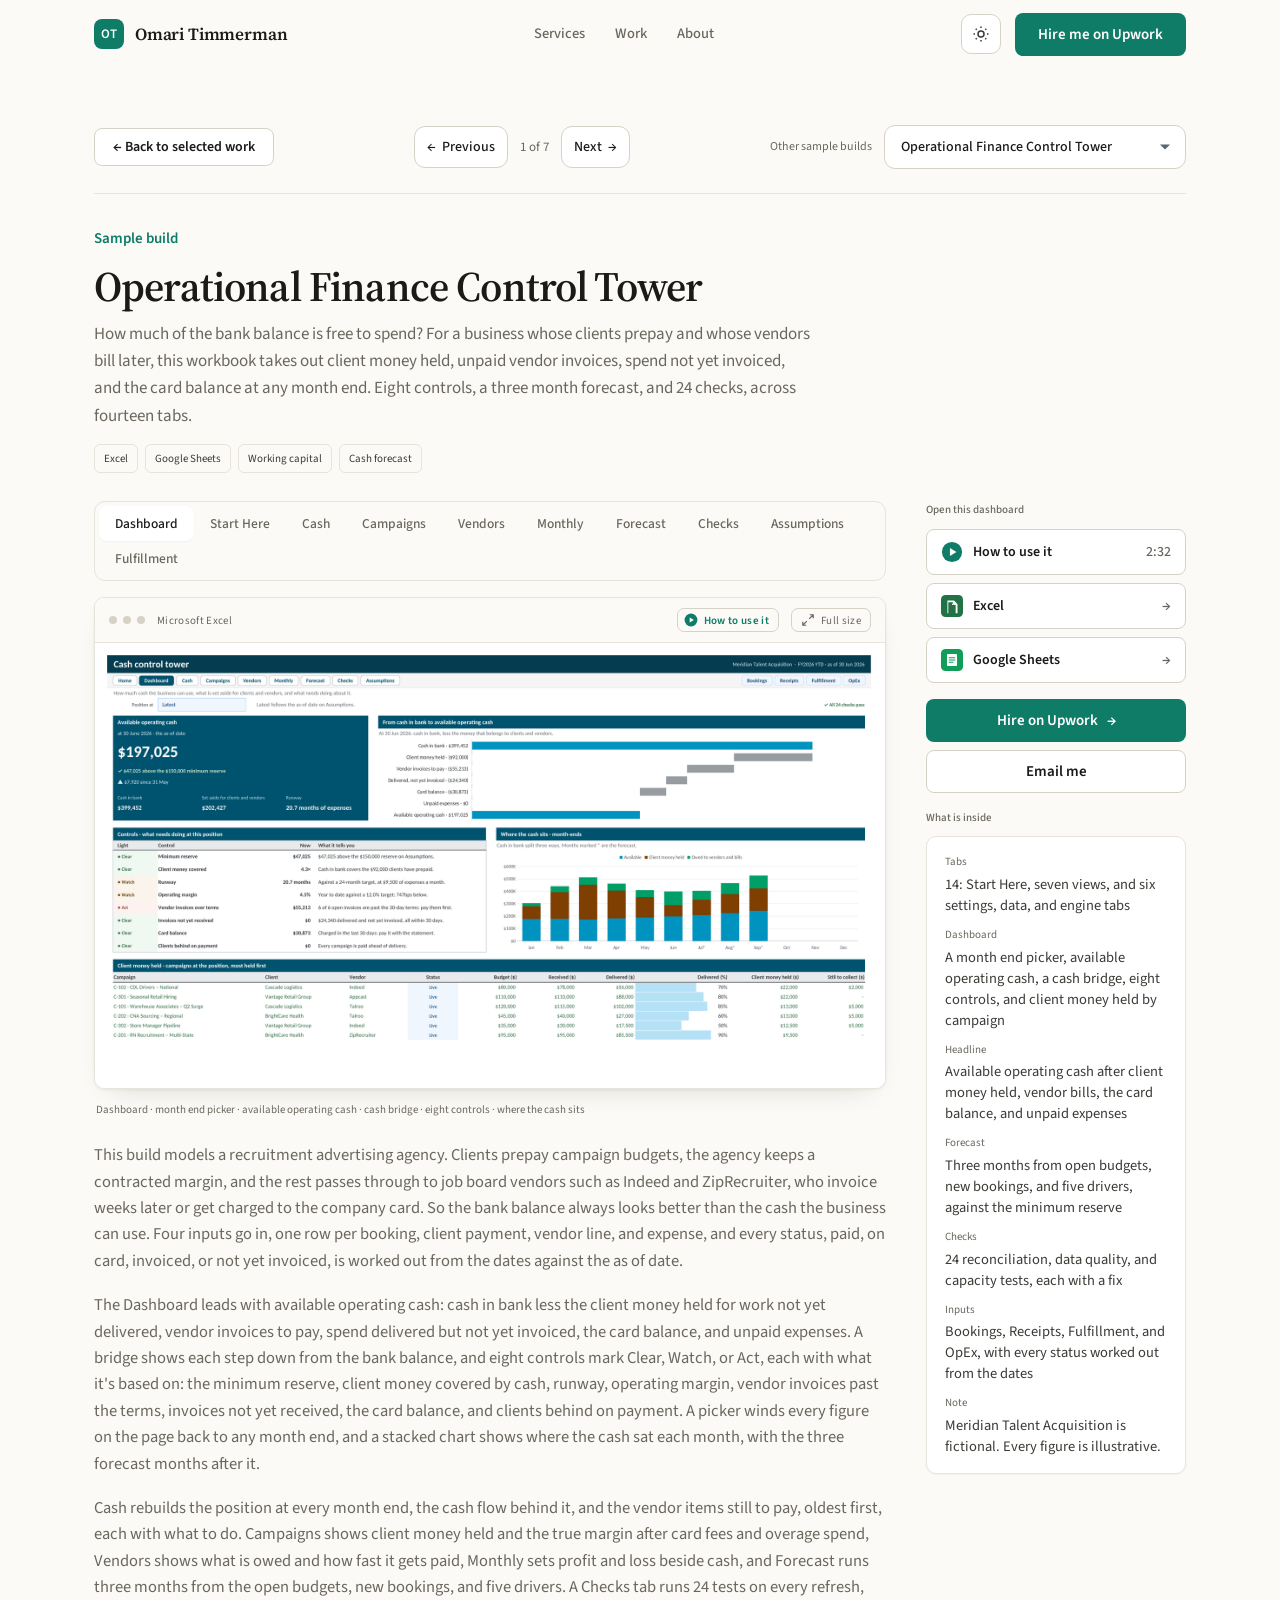
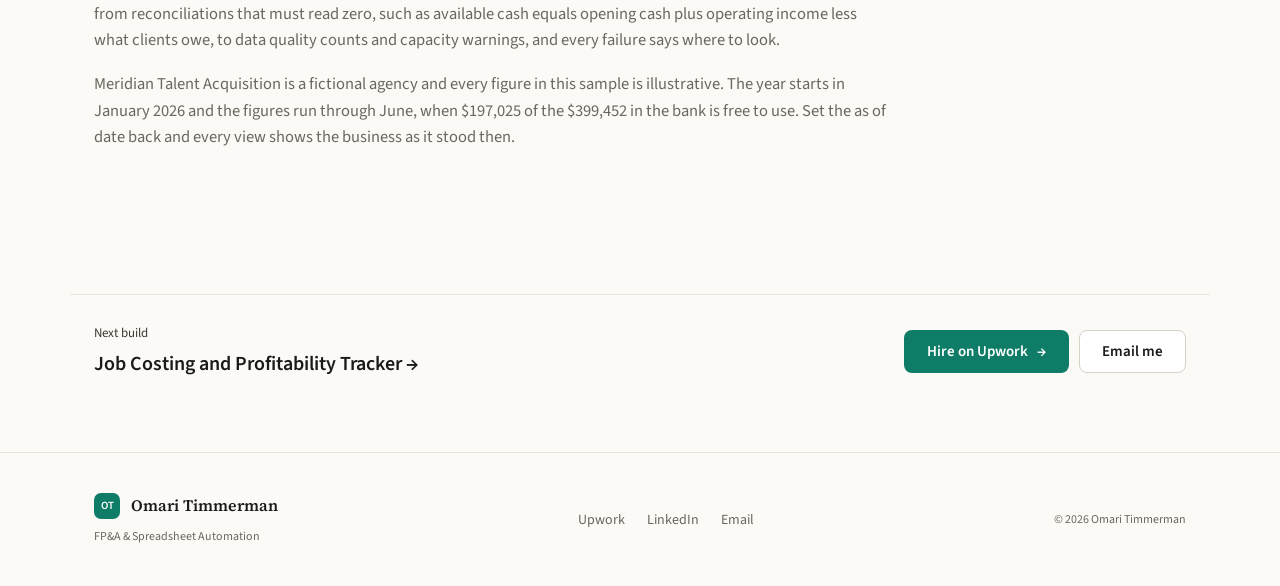
<file: operational-finance-control.html>
<!DOCTYPE html>
<html lang="en">
<head>
<meta charset="UTF-8">
<meta name="viewport" content="width=device-width, initial-scale=1.0">
<script>
(function(){
  var stored = localStorage.getItem('theme');
  var dark = stored === 'dark' || (stored !== 'light' && window.matchMedia('(prefers-color-scheme: dark)').matches);
  if (dark) document.documentElement.setAttribute('data-theme', 'dark');
})();
</script>
<title>Operational Finance Control Tower · Omari Timmerman</title>
<meta name="description" content="An Excel and Google Sheets cash control tower for a prepaid fulfillment business: available operating cash after client money and vendor bills, a month end picker, eight controls, a three month forecast, and 24 built in checks.">
<link rel="canonical" href="https://timmermaninsight.com/operational-finance-control.html">
<meta property="og:url" content="https://timmermaninsight.com/operational-finance-control.html">
<meta property="og:title" content="Operational Finance Control Tower · Omari Timmerman">
<meta property="og:description" content="An Excel and Google Sheets cash control tower for a prepaid fulfillment business: available operating cash after client money and vendor bills, a month end picker, eight controls, a three month forecast, and 24 built in checks.">
<meta property="og:image" content="https://timmermaninsight.com/assets/og-default.webp">
<meta name="twitter:card" content="summary_large_image">
<meta name="twitter:image" content="https://timmermaninsight.com/assets/og-default.webp">
<link rel="icon" href="data:image/svg+xml,%3Csvg xmlns='http://www.w3.org/2000/svg' viewBox='0 0 32 32'%3E%3Crect width='32' height='32' rx='7' fill='%2334C29E'/%3E%3Ctext x='16' y='22' font-family='monospace' font-size='15' font-weight='700' fill='white' text-anchor='middle'%3EOT%3C/text%3E%3C/svg%3E">
<link rel="preconnect" href="https://fonts.googleapis.com">
<link rel="preconnect" href="https://fonts.gstatic.com" crossorigin>
<link href="https://fonts.googleapis.com/css2?family=Source+Sans+3:wght@400;500;600;700&family=Source+Serif+4:opsz,wght@8..60,500;8..60,600;8..60,700&display=swap" rel="stylesheet">
<link rel="stylesheet" href="styles.css?v=20261119b">
</head>
<body class="detail-page">

<header class="nav" id="nav">
  <div class="wrap nav-inner">
    <div class="nav-lead">
      <a href="index.html" class="brand"><span class="mark">OT</span> Omari Timmerman</a>
      <div class="nav-build-switcher">
        <label for="build-select-nav" class="visually-hidden">Other sample builds</label>
        <select id="build-select-nav" class="build-select" data-build-select aria-label="Switch to another sample build"></select>
      </div>
    </div>
    <nav class="nav-links" aria-label="Portfolio sections">
      <a href="index.html#services">Services</a>
      <a href="work.html">Work</a>
      <a href="index.html#about">About</a>
    </nav>
    <div class="nav-cta">
      <button type="button" class="theme-toggle" id="theme-toggle" aria-label="Switch to dark mode" aria-pressed="false">
        <svg class="theme-icon theme-icon-sun" viewBox="0 0 24 24" fill="none" stroke="currentColor" stroke-width="2" aria-hidden="true"><circle cx="12" cy="12" r="4"/><path d="M12 2v2M12 20v2M4.93 4.93l1.41 1.41M17.66 17.66l1.41 1.41M2 12h2M20 12h2M4.93 19.07l1.41-1.41M17.66 6.34l1.41-1.41"/></svg>
        <svg class="theme-icon theme-icon-moon" viewBox="0 0 24 24" fill="none" stroke="currentColor" stroke-width="2" aria-hidden="true"><path d="M21 12.79A9 9 0 1 1 11.21 3 7 7 0 0 0 21 12.79z"/></svg>
      </button>
      <a class="btn btn-primary" href="https://www.upwork.com/freelancers/omaritimmerman" target="_blank" rel="noopener">Hire me on Upwork</a>
    </div>
  </div>
</header>

<main>
  <section class="detail-hero">
    <div class="wrap">
      <div class="build-nav reveal">
        <a href="work.html" class="btn btn-ghost build-back"><span>&larr; Back to <span class="build-back__long">selected </span>work</span></a>
        <nav class="build-pager" aria-label="Move between builds">
          <a class="build-pager__link" href="automated-report-system.html" title="Automated Monthly Report System" aria-label="Previous build: Automated Monthly Report System">&larr;<span class="build-pager__lbl">Previous</span></a>
          <span class="build-pager__count">1 of 7</span>
          <a class="build-pager__link" href="job-costing.html" title="Job Costing and Profitability Tracker" aria-label="Next build: Job Costing and Profitability Tracker"><span class="build-pager__lbl">Next</span>&rarr;</a>
        </nav>
        <div class="build-switcher">
          <label for="build-select-top" class="build-switcher-label">Other sample builds</label>
          <select id="build-select-top" class="build-select" data-build-select aria-label="Switch to another sample build"></select>
        </div>
      </div>
      <div class="build-switcher build-switcher--below">
        <label for="build-select-below" class="build-switcher-label">Other sample builds</label>
        <select id="build-select-below" class="build-select" data-build-select aria-label="Switch to another sample build"></select>
      </div>

      <header class="build-header reveal">
        <span class="eyebrow">Sample build</span>
        <h1>Operational Finance Control Tower</h1>
        <p class="summary">A fourteen tab Excel workbook, with a Google Sheets version, for a business whose clients prepay and whose vendors bill later. It works out how much of the bank balance is really free to use at any month end, after client money held, vendor invoices, spend not yet invoiced, and the card balance. Eight controls, a three month forecast, and 24 built in checks sit on top.</p>
        <div class="chips">
          <span class="chip">Excel</span>
          <span class="chip">Google Sheets</span>
          <span class="chip">Working capital</span>
          <span class="chip">Cash forecast</span>
        </div>
      </header>

      <div class="build-showcase">
        <div class="build-showcase-main">
          <div class="view-tabs" id="view-tabs" role="tablist" aria-label="Build views" hidden></div>
          <figure class="preview-figure">
            <div class="app-frame">
              <div class="app-frame__bar">
                <span class="app-frame__dots" aria-hidden="true"><i></i><i></i><i></i></span>
                <span class="app-frame__label" id="app-frame-label">Microsoft Excel</span>
              </div>
              <div class="app-frame__body">
                <img id="preview-img" src="assets/operational-finance-control/01-dashboard.webp" alt="Cash control tower dashboard with a month end picker, a dark panel showing available operating cash against the minimum reserve, a bridge from cash in bank to available cash, eight controls marked clear, watch, or act, a stacked chart of where the cash sat each month with the forecast months, and client money held by campaign" loading="eager" decoding="async">
              </div>
            </div>
            <figcaption class="preview-caption" id="preview-caption">Dashboard · month end picker · available operating cash · cash bridge · eight controls · where the cash sits</figcaption>
          </figure>

          <div class="build-desc build-desc--under-preview">
            <p>This build models a recruitment advertising agency. Clients prepay campaign budgets, the agency keeps a contracted margin, and the rest passes through to job board vendors such as Indeed and ZipRecruiter, who invoice weeks later or get charged to the company card. So the bank balance always looks better than the cash the business can use. Four inputs go in, one row per booking, client payment, vendor line, and expense, and every status, paid, on card, invoiced, or not yet invoiced, is worked out from the dates against the as of date.</p>
            <p>The Dashboard leads with available operating cash: cash in bank less the client money held for work not yet delivered, vendor invoices to pay, spend delivered but not yet invoiced, the card balance, and unpaid expenses. A bridge shows each step down from the bank balance, and eight controls mark Clear, Watch, or Act, each with what it's based on: the minimum reserve, client money covered by cash, runway, operating margin, vendor invoices past the terms, invoices not yet received, the card balance, and clients behind on payment. A picker winds every figure on the page back to any month end, and a stacked chart shows where the cash sat each month, with the three forecast months after it.</p>
            <p>Cash rebuilds the position at every month end, the cash flow behind it, and the vendor items still to pay, oldest first, each with what to do. Campaigns shows client money held and the true margin after card fees and overage spend, Vendors shows what is owed and how fast it gets paid, Monthly sets profit and loss beside cash, and Forecast runs three months from the open budgets, new bookings, and five drivers. A Checks tab runs 24 tests on every refresh, from reconciliations that must read zero, such as available cash equals opening cash plus operating income less what clients owe, to data quality counts and capacity warnings, and every failure says where to look.</p>
            <p>Meridian Talent Acquisition is a fictional agency and every figure in this sample is illustrative. The year starts in January 2026 and the figures run through June, when $197,025 of the $399,452 in the bank is free to use. Set the as of date back and every view shows the business as it stood then.</p>
          </div>
        </div>
        <aside class="build-rail" aria-label="Build details">
          <section class="rail-block rail-platforms" id="rail-platforms" hidden>
            <h2 class="rail-heading">Open this dashboard</h2>
            <div class="platform-links" id="platform-links"></div>
          </section>
          <section class="rail-block rail-spec" aria-labelledby="spec-heading">
            <h2 class="rail-heading" id="spec-heading">What is inside</h2>
            <dl class="spec-card" id="spec-card"></dl>
          </section>
          <div class="rail-cta">
            <a class="btn btn-primary" href="https://www.upwork.com/freelancers/omaritimmerman" target="_blank" rel="noopener">Hire on Upwork <span class="btn-arrow">&rarr;</span></a>
            <a class="btn btn-ghost" href="mailto:Omari@timmermaninsight.com?subject=Project%20inquiry">Email me</a>
          </div>
        </aside>
      </div>
    </div>
  </section>
  <section class="build-next">
    <div class="wrap build-next__inner">
      <a class="build-next__link" href="job-costing.html"><span class="build-next__label">Next build</span><span class="build-next__title">Job Costing and Profitability Tracker &rarr;</span></a>
      <div class="build-next__cta">
        <a class="btn btn-primary" href="https://www.upwork.com/freelancers/omaritimmerman" target="_blank" rel="noopener">Hire on Upwork <span class="btn-arrow">&rarr;</span></a>
        <a class="btn btn-ghost" href="mailto:Omari@timmermaninsight.com?subject=Project%20inquiry">Email me</a>
      </div>
    </div>
  </section>
</main>


<footer>
  <div class="wrap foot-inner">
    <div>
      <div class="foot-brand"><span class="mark mark--foot">OT</span> Omari Timmerman</div>
      <div class="foot-meta" style="margin-top:8px">FP&amp;A &amp; Spreadsheet Automation</div>
    </div>
    <nav class="foot-links" aria-label="External links">
      <a href="https://www.upwork.com/freelancers/omaritimmerman" target="_blank" rel="noopener">Upwork</a>
      <a href="https://www.linkedin.com/in/omari-timmerman-9a36b9190" target="_blank" rel="noopener">LinkedIn</a>
      <a href="mailto:Omari@timmermaninsight.com">Email</a>
    </nav>
    <div class="foot-meta">&copy; 2026 Omari Timmerman</div>
  </div>
</footer>

<script src="theme.js?v=20261119b"></script>
<script src="reveal.js?v=20261119b"></script>
<script src="works.js?v=20261119b"></script>
<script src="build-nav.js?v=20261119b"></script>
<script src="platforms.js?v=20261119b"></script>
<script src="build-detail.js?v=20261119b"></script>
<script>
  initBuildNav('operational-finance-control.html');
  initDetailNavScroll();
  initBuildDetail({
    appLabel: 'Microsoft Excel',
    views: [
      { name: 'Dashboard', img: 'assets/operational-finance-control/01-dashboard.webp', caption: 'Dashboard · month end picker · available operating cash · cash bridge · eight controls · where the cash sits', alt: 'Cash control tower dashboard with a month end picker, a dark panel showing available operating cash against the minimum reserve, a bridge from cash in bank to available cash, eight controls marked clear, watch, or act, a stacked chart of where the cash sat each month with the forecast months, and client money held by campaign' },
      { name: 'Start Here', img: 'assets/operational-finance-control/02-start-here.webp', caption: 'Start Here · status · at a glance · how the numbers work · monthly refresh · color key · Power Query', alt: 'Start Here tab with check status, the cash position at a glance, links to every tab, metric definitions, five refresh steps, a color key, and a Power Query script' },
      { name: 'Cash', img: 'assets/operational-finance-control/03-cash.webp', caption: 'Cash · the position at every month end · cash flow · vendor items still to pay, oldest first, with what to do', alt: 'Cash tab with cash in bank, each set aside, and available cash at every month end, the monthly cash flow, and a list of vendor items still to pay with the days open and what to do about each' },
      { name: 'Campaigns', img: 'assets/operational-finance-control/04-campaigns.webp', caption: 'Campaigns · client money held, margin, card fees, overage, and contribution · by client · contracted vs true margin', alt: 'Campaigns tab listing each campaign by budget with received, delivered, client money held, vendor cost, gross margin, card fees, overage, and contribution, a table by client, and a bar chart of gross margin against contribution' },
      { name: 'Vendors', img: 'assets/operational-finance-control/05-vendors.webp', caption: 'Vendors · spend, paid, owed, past the terms, and days to pay · owed by stage', alt: 'Vendors tab with spend to date, paid, invoices to pay, the amount past the payment terms, spend not yet invoiced, card charges, and average days to pay for each vendor, with a stacked bar chart of what each is owed' },
      { name: 'Monthly', img: 'assets/operational-finance-control/06-monthly.webp', caption: 'Monthly · profit and loss, cash, and the month end position · contribution vs operating expenses', alt: 'Monthly tab with revenue, vendor cost, gross margin, card fees, overage, contribution, operating expenses, and operating income by month, the cash flow, the month end position, and a column chart of contribution against operating expenses' },
      { name: 'Forecast', img: 'assets/operational-finance-control/07-forecast.webp', caption: 'Forecast · drivers against the year to date · three months of delivery, cash, and position · available cash vs the reserve', alt: 'Forecast tab comparing each driver with the year to date, a three month build up of delivery, profit, cash, and position, and a line chart of available cash with the forecast against the minimum reserve' },
      { name: 'Checks', img: 'assets/operational-finance-control/08-checks.webp', caption: 'Checks · 24 reconciliation, data quality, and capacity tests · each failure says where to look', alt: 'Checks tab listing 24 reconciliation, data quality, and capacity tests, all passing, with a fix for each' },
      { name: 'Assumptions', img: 'assets/operational-finance-control/09-assumptions.webp', caption: 'Assumptions · as of date · opening cash · reserve · targets · forecast drivers · clients, vendors, and categories', alt: 'Assumptions tab with the company, fiscal year start, as of date, opening cash, card rate, reserve, targets, the forecast drivers, and the client, vendor, and expense category lists' },
      { name: 'Fulfillment', img: 'assets/operational-finance-control/10-fulfillment.webp', caption: 'Fulfillment · vendor lines with invoice and payment dates · margin, revenue, and status worked out', alt: 'Fulfillment tab with pasted vendor lines in blue input cells and calculated margin, revenue, gross margin, status, days to pay, and days open to the right' }
    ],
    platforms: [
      { name: 'Excel',         url: 'https://timmermaninsights-my.sharepoint.com/:x:/g/personal/omari_timmermaninsight_com/IQAI8BVPYvk-T5aL0d6ASd9JAfvZVc4LiBeMPygCXBTcw4w?e=ENJ3eN' },
      { name: 'Google Sheets', url: 'https://docs.google.com/spreadsheets/d/1PhS57s5irNJrePtBnZyYRDPLwdFKgQ5qWsiKPCOx81k/edit?usp=sharing' }
    ],
    whatsInside: [
      { label: 'Tabs', value: '14: Start Here, seven views, and six settings, data, and engine tabs' },
      { label: 'Dashboard', value: 'A month end picker, available operating cash, a cash bridge, eight controls, and client money held by campaign' },
      { label: 'Headline', value: 'Available operating cash after client money held, vendor bills, the card balance, and unpaid expenses' },
      { label: 'Forecast', value: 'Three months from open budgets, new bookings, and five drivers, against the minimum reserve' },
      { label: 'Checks', value: '24 reconciliation, data quality, and capacity tests, each with a fix' },
      { label: 'Inputs', value: 'Bookings, Receipts, Fulfillment, and OpEx, with every status worked out from the dates' },
      { label: 'Note', value: 'Meridian Talent Acquisition is fictional. Every figure is illustrative.' }
    ]
  });
</script>
</body>
</html>
</file>
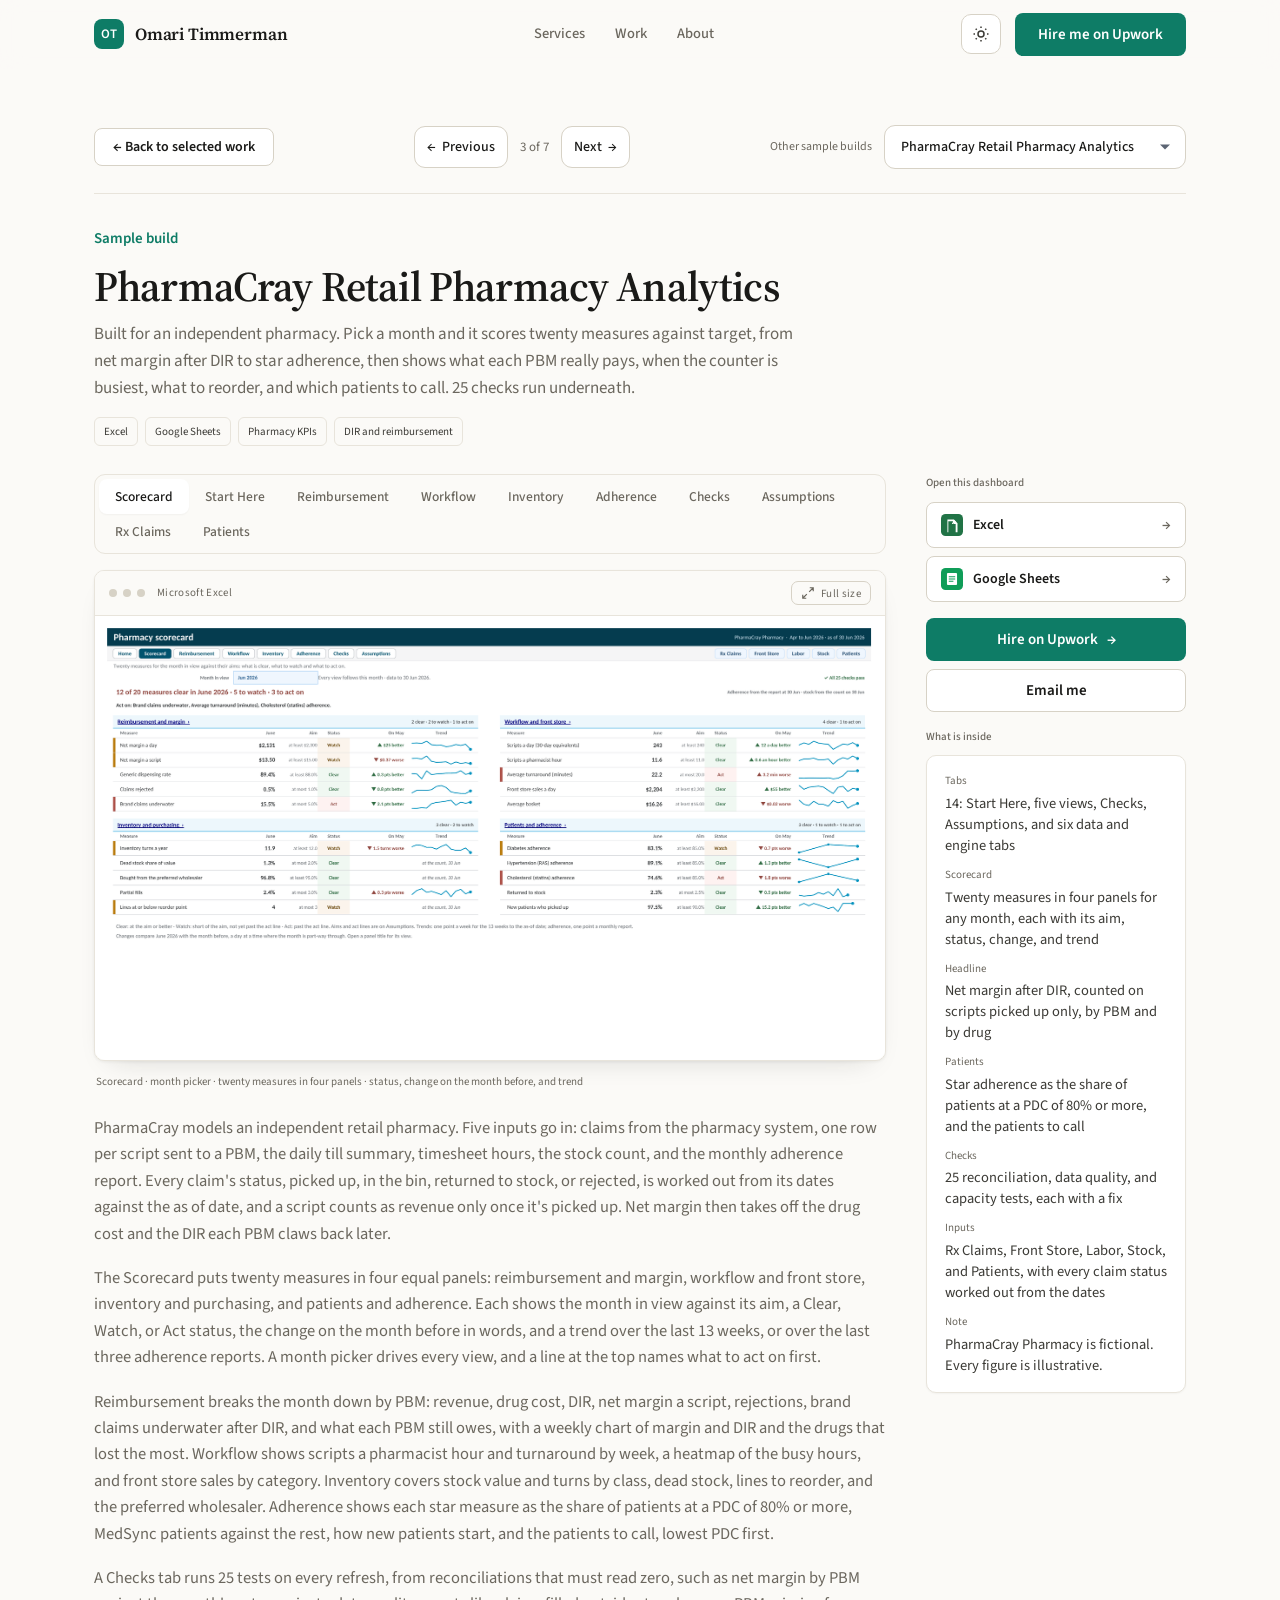
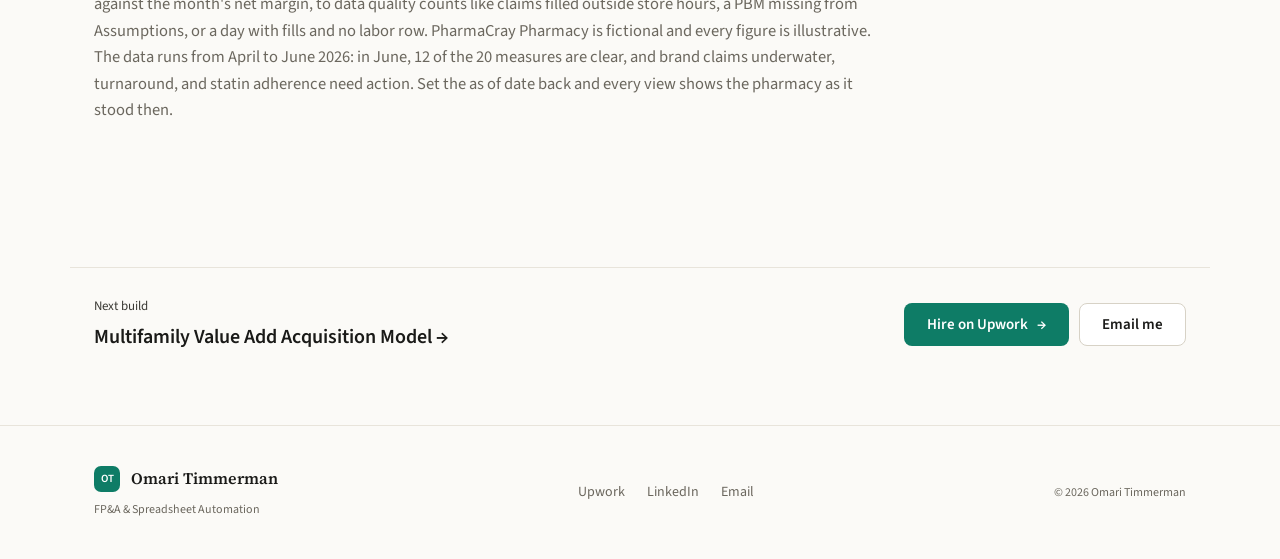
<file: pharmacray.html>
<!DOCTYPE html>
<html lang="en">
<head>
<meta charset="UTF-8">
<meta name="viewport" content="width=device-width, initial-scale=1.0">
<script>
(function(){
  var stored = localStorage.getItem('theme');
  var dark = stored === 'dark' || (stored !== 'light' && window.matchMedia('(prefers-color-scheme: dark)').matches);
  if (dark) document.documentElement.setAttribute('data-theme', 'dark');
})();
</script>
<title>PharmaCray Retail Pharmacy Analytics · Omari Timmerman</title>
<meta name="description" content="A retail pharmacy scorecard in Excel and Google Sheets: twenty measures against their targets for any month, net margin after DIR by PBM, workflow and turnaround, inventory, star adherence, the patients to call, and 25 built in checks.">
<link rel="canonical" href="https://timmermaninsight.com/pharmacray.html">
<meta property="og:url" content="https://timmermaninsight.com/pharmacray.html">
<meta property="og:title" content="PharmaCray Retail Pharmacy Analytics · Omari Timmerman">
<meta property="og:description" content="A retail pharmacy scorecard in Excel and Google Sheets: twenty measures against their targets for any month, net margin after DIR by PBM, workflow and turnaround, inventory, star adherence, the patients to call, and 25 built in checks.">
<meta property="og:image" content="https://timmermaninsight.com/assets/og-default.webp">
<meta name="twitter:card" content="summary_large_image">
<meta name="twitter:image" content="https://timmermaninsight.com/assets/og-default.webp">
<link rel="icon" href="data:image/svg+xml,%3Csvg xmlns='http://www.w3.org/2000/svg' viewBox='0 0 32 32'%3E%3Crect width='32' height='32' rx='7' fill='%2334C29E'/%3E%3Ctext x='16' y='22' font-family='monospace' font-size='15' font-weight='700' fill='white' text-anchor='middle'%3EOT%3C/text%3E%3C/svg%3E">
<link rel="preconnect" href="https://fonts.googleapis.com">
<link rel="preconnect" href="https://fonts.gstatic.com" crossorigin>
<link href="https://fonts.googleapis.com/css2?family=Source+Sans+3:wght@400;500;600;700&family=Source+Serif+4:opsz,wght@8..60,500;8..60,600;8..60,700&display=swap" rel="stylesheet">
<link rel="stylesheet" href="styles.css?v=20261119b">
</head>
<body class="detail-page">

<header class="nav" id="nav">
  <div class="wrap nav-inner">
    <div class="nav-lead">
      <a href="index.html" class="brand"><span class="mark">OT</span> Omari Timmerman</a>
      <div class="nav-build-switcher">
        <label for="build-select-nav" class="visually-hidden">Other sample builds</label>
        <select id="build-select-nav" class="build-select" data-build-select aria-label="Switch to another sample build"></select>
      </div>
    </div>
    <nav class="nav-links" aria-label="Portfolio sections">
      <a href="index.html#services">Services</a>
      <a href="work.html">Work</a>
      <a href="index.html#about">About</a>
    </nav>
    <div class="nav-cta">
      <button type="button" class="theme-toggle" id="theme-toggle" aria-label="Switch to dark mode" aria-pressed="false">
        <svg class="theme-icon theme-icon-sun" viewBox="0 0 24 24" fill="none" stroke="currentColor" stroke-width="2" aria-hidden="true"><circle cx="12" cy="12" r="4"/><path d="M12 2v2M12 20v2M4.93 4.93l1.41 1.41M17.66 17.66l1.41 1.41M2 12h2M20 12h2M4.93 19.07l1.41-1.41M17.66 6.34l1.41-1.41"/></svg>
        <svg class="theme-icon theme-icon-moon" viewBox="0 0 24 24" fill="none" stroke="currentColor" stroke-width="2" aria-hidden="true"><path d="M21 12.79A9 9 0 1 1 11.21 3 7 7 0 0 0 21 12.79z"/></svg>
      </button>
      <a class="btn btn-primary" href="https://www.upwork.com/freelancers/omaritimmerman" target="_blank" rel="noopener">Hire me on Upwork</a>
    </div>
  </div>
</header>

<main>
  <section class="detail-hero">
    <div class="wrap">
      <div class="build-nav reveal">
        <a href="work.html" class="btn btn-ghost build-back"><span>&larr; Back to <span class="build-back__long">selected </span>work</span></a>
        <nav class="build-pager" aria-label="Move between builds">
          <a class="build-pager__link" href="job-costing.html" title="Job Costing and Profitability Tracker" aria-label="Previous build: Job Costing and Profitability Tracker">&larr;<span class="build-pager__lbl">Previous</span></a>
          <span class="build-pager__count">3 of 7</span>
          <a class="build-pager__link" href="multifamily-value-add.html" title="Multifamily Value Add Acquisition Model" aria-label="Next build: Multifamily Value Add Acquisition Model"><span class="build-pager__lbl">Next</span>&rarr;</a>
        </nav>
        <div class="build-switcher">
          <label for="build-select-top" class="build-switcher-label">Other sample builds</label>
          <select id="build-select-top" class="build-select" data-build-select aria-label="Switch to another sample build"></select>
        </div>
      </div>
      <div class="build-switcher build-switcher--below">
        <label for="build-select-below" class="build-switcher-label">Other sample builds</label>
        <select id="build-select-below" class="build-select" data-build-select aria-label="Switch to another sample build"></select>
      </div>

      <header class="build-header reveal">
        <span class="eyebrow">Sample build</span>
        <h1>PharmaCray Retail Pharmacy Analytics</h1>
        <p class="summary">A fourteen tab Excel workbook, with a Google Sheets version, for an independent retail pharmacy. It scores twenty measures against their targets for any month, from net margin after DIR to star adherence, and shows what each PBM really pays, when the counter is busy, what to reorder, and which patients to call. 25 built in checks sit underneath.</p>
        <div class="chips">
          <span class="chip">Excel</span>
          <span class="chip">Google Sheets</span>
          <span class="chip">Pharmacy KPIs</span>
          <span class="chip">DIR and reimbursement</span>
        </div>
      </header>

      <div class="build-showcase">
        <div class="build-showcase-main">
          <div class="view-tabs" id="view-tabs" role="tablist" aria-label="Build views" hidden></div>
          <figure class="preview-figure">
            <div class="app-frame">
              <div class="app-frame__bar">
                <span class="app-frame__dots" aria-hidden="true"><i></i><i></i><i></i></span>
                <span class="app-frame__label" id="app-frame-label">Microsoft Excel</span>
              </div>
              <div class="app-frame__body">
                <img id="preview-img" src="assets/pharmacray/01-scorecard.webp" alt="PharmaCray pharmacy scorecard preview" loading="eager" decoding="async">
              </div>
            </div>
            <figcaption class="preview-caption" id="preview-caption">Scorecard · month picker · twenty measures in four panels · status, change on the month before, and trend</figcaption>
          </figure>

          <div class="build-desc build-desc--under-preview">
            <p>PharmaCray models an independent retail pharmacy. Five inputs go in: claims from the pharmacy system, one row per script sent to a PBM, the daily till summary, timesheet hours, the stock count, and the monthly adherence report. Every claim's status, picked up, in the bin, returned to stock, or rejected, is worked out from its dates against the as of date, and a script counts as revenue only once it's picked up. Net margin then takes off the drug cost and the DIR each PBM claws back later.</p>
            <p>The Scorecard puts twenty measures in four equal panels: reimbursement and margin, workflow and front store, inventory and purchasing, and patients and adherence. Each shows the month in view against its aim, a Clear, Watch, or Act status, the change on the month before in words, and a trend over the last 13 weeks, or over the last three adherence reports. A month picker drives every view, and a line at the top names what to act on first.</p>
            <p>Reimbursement breaks the month down by PBM: revenue, drug cost, DIR, net margin a script, rejections, brand claims underwater after DIR, and what each PBM still owes, with a weekly chart of margin and DIR and the drugs that lost the most. Workflow shows scripts a pharmacist hour and turnaround by week, a heatmap of the busy hours, and front store sales by category. Inventory covers stock value and turns by class, dead stock, lines to reorder, and the preferred wholesaler. Adherence shows each star measure as the share of patients at a PDC of 80% or more, MedSync patients against the rest, how new patients start, and the patients to call, lowest PDC first.</p>
            <p>A Checks tab runs 25 tests on every refresh, from reconciliations that must read zero, such as net margin by PBM against the month's net margin, to data quality counts like claims filled outside store hours, a PBM missing from Assumptions, or a day with fills and no labor row. PharmaCray Pharmacy is fictional and every figure is illustrative. The data runs from April to June 2026: in June, 12 of the 20 measures are clear, and brand claims underwater, turnaround, and statin adherence need action. Set the as of date back and every view shows the pharmacy as it stood then.</p>
          </div>
        </div>

        <aside class="build-rail" aria-label="Build details">
          <section class="rail-block rail-platforms" id="rail-platforms" hidden>
            <h2 class="rail-heading">Open this dashboard</h2>
            <div class="platform-links" id="platform-links"></div>
          </section>
          <section class="rail-block rail-spec" aria-labelledby="spec-heading">
            <h2 class="rail-heading" id="spec-heading">What is inside</h2>
            <dl class="spec-card" id="spec-card"></dl>
          </section>
          <div class="rail-cta">
            <a class="btn btn-primary" href="https://www.upwork.com/freelancers/omaritimmerman" target="_blank" rel="noopener">Hire on Upwork <span class="btn-arrow">&rarr;</span></a>
            <a class="btn btn-ghost" href="mailto:Omari@timmermaninsight.com?subject=Project%20inquiry">Email me</a>
          </div>
        </aside>
      </div>
    </div>
  </section>
  <section class="build-next">
    <div class="wrap build-next__inner">
      <a class="build-next__link" href="multifamily-value-add.html"><span class="build-next__label">Next build</span><span class="build-next__title">Multifamily Value Add Acquisition Model &rarr;</span></a>
      <div class="build-next__cta">
        <a class="btn btn-primary" href="https://www.upwork.com/freelancers/omaritimmerman" target="_blank" rel="noopener">Hire on Upwork <span class="btn-arrow">&rarr;</span></a>
        <a class="btn btn-ghost" href="mailto:Omari@timmermaninsight.com?subject=Project%20inquiry">Email me</a>
      </div>
    </div>
  </section>
</main>

<footer>
  <div class="wrap foot-inner">
    <div>
      <div class="foot-brand"><span class="mark mark--foot">OT</span> Omari Timmerman</div>
      <div class="foot-meta" style="margin-top:8px">FP&amp;A &amp; Spreadsheet Automation</div>
    </div>
    <nav class="foot-links" aria-label="External links">
      <a href="https://www.upwork.com/freelancers/omaritimmerman" target="_blank" rel="noopener">Upwork</a>
      <a href="https://www.linkedin.com/in/omari-timmerman-9a36b9190" target="_blank" rel="noopener">LinkedIn</a>
      <a href="mailto:Omari@timmermaninsight.com">Email</a>
    </nav>
    <div class="foot-meta">&copy; 2026 Omari Timmerman</div>
  </div>
</footer>

<script src="theme.js?v=20261119b"></script>
<script src="reveal.js?v=20261119b"></script>
<script src="works.js?v=20261119b"></script>
<script src="build-nav.js?v=20261119b"></script>
<script src="platforms.js?v=20261119b"></script>
<script src="build-detail.js?v=20261119b"></script>
<script>
  initBuildNav('pharmacray.html');
  initDetailNavScroll();
  initBuildDetail({
    appLabel: 'Microsoft Excel',
    views: [
      { name: 'Scorecard', img: 'assets/pharmacray/01-scorecard.webp', caption: 'Scorecard · month picker · twenty measures in four panels · status, change on the month before, and trend', alt: 'Pharmacy scorecard with a month picker, a verdict line, and four panels of five measures, each with its value, aim, a clear, watch, or act status, the change on the month before, and a trend line' },
      { name: 'Start Here', img: 'assets/pharmacray/02-start-here.webp', caption: 'Start Here · status · at a glance · how the numbers work · monthly refresh · color key · Power Query', alt: 'Start Here tab with check status, the month at a glance, links to every tab, metric definitions, five refresh steps, a color key, and a Power Query script' },
      { name: 'Reimbursement', img: 'assets/pharmacray/03-reimbursement.webp', caption: 'Reimbursement · five tiles · margin and DIR by week · underwater claims by PBM · PBM table · underwater drugs · month by month', alt: 'Reimbursement tab with tiles for net margin, DIR, underwater losses, rejections, and what PBMs owe, a weekly chart of net margin and DIR, a bar chart of underwater brand claims by PBM, a table by PBM, the drugs that lost the most, and a month by month summary' },
      { name: 'Workflow', img: 'assets/pharmacray/04-workflow.webp', caption: 'Workflow · five tiles · turnaround against the aim · front store by category · busy hours heatmap · the 13 weeks', alt: 'Workflow tab with tiles for scripts, scripts a pharmacist hour, turnaround, front store sales, and basket, a weekly turnaround line against the aim, front store sales by category, a heatmap of scripts by weekday and hour, and a table of the last 13 weeks' },
      { name: 'Inventory', img: 'assets/pharmacray/05-inventory.webp', caption: 'Inventory · five tiles · stock value by class · drug cost by wholesaler · reorder now · dead stock · stock by class', alt: 'Inventory tab with tiles for stock value, dead stock, lines to reorder, the preferred wholesaler, and partial fills, a bar chart of stock value by class, a doughnut of drug cost by wholesaler, the lines to reorder, dead stock, and a table by class with share bars' },
      { name: 'Adherence', img: 'assets/pharmacray/06-adherence.webp', caption: 'Adherence · three star measures · each monthly report · MedSync against the rest · new patients · patients to call', alt: 'Adherence tab with tiles for the three star measures, return to stock, and new patients, a column chart of each monthly report, MedSync patients against the rest, new patients by month, and the patients to call, lowest PDC first' },
      { name: 'Checks', img: 'assets/pharmacray/07-checks.webp', caption: 'Checks · 25 reconciliation, data quality, and capacity tests · each failure says where to look', alt: 'Checks tab listing 25 reconciliation, data quality, and capacity tests, all passing, with a fix for each and information lines' },
      { name: 'Assumptions', img: 'assets/pharmacray/08-assumptions.webp', caption: 'Assumptions · as of date · rules · store hours · PBMs and DIR rates · twenty targets · lists', alt: 'Assumptions tab with the pharmacy, data start, as of date, rules, store hours, PBMs with DIR rates and days to pay, twenty targets with aims and act lines, and the wholesaler, star measure, and drug class lists' },
      { name: 'Rx Claims', img: 'assets/pharmacray/09-rx-claims.webp', caption: 'Rx Claims · one row per claim · status, revenue, DIR, and net margin worked out from the dates', alt: 'Rx Claims tab with pasted claims in blue input cells and the status, month, week, 30 day equivalents, revenue, DIR, and net margin worked out to the right' },
      { name: 'Patients', img: 'assets/pharmacray/10-patients.webp', caption: 'Patients · the monthly adherence report · PDC at each month end · first fills · patients to call', alt: 'Patients tab with each patient\'s star measure, MedSync flag, and PDC at each month end, with the PDC in view, adherence, new patients, first fills, and call order worked out' }
    ],
    platforms: [
      { name: 'Excel',         url: 'https://timmermaninsights-my.sharepoint.com/:x:/g/personal/omari_timmermaninsight_com/IQCxAD5aP4iQTbg2B25w-0dKAfgwJjo3l29uqLge8FACZrY?e=hTgnpP' },
      { name: 'Google Sheets', url: 'https://docs.google.com/spreadsheets/d/1lwxk-sxTGeKPxvS0Jra8Nag_XK0NT25g7peSmSUxCt8/edit?usp=sharing' }
    ],
    whatsInside: [
      { label: 'Tabs', value: '14: Start Here, five views, Checks, Assumptions, and six data and engine tabs' },
      { label: 'Scorecard', value: 'Twenty measures in four panels for any month, each with its aim, status, change, and trend' },
      { label: 'Headline', value: 'Net margin after DIR, counted on scripts picked up only, by PBM and by drug' },
      { label: 'Patients', value: 'Star adherence as the share of patients at a PDC of 80% or more, and the patients to call' },
      { label: 'Checks', value: '25 reconciliation, data quality, and capacity tests, each with a fix' },
      { label: 'Inputs', value: 'Rx Claims, Front Store, Labor, Stock, and Patients, with every claim status worked out from the dates' },
      { label: 'Note', value: 'PharmaCray Pharmacy is fictional. Every figure is illustrative.' }
    ]
  });
</script>
</body>
</html>
</file>
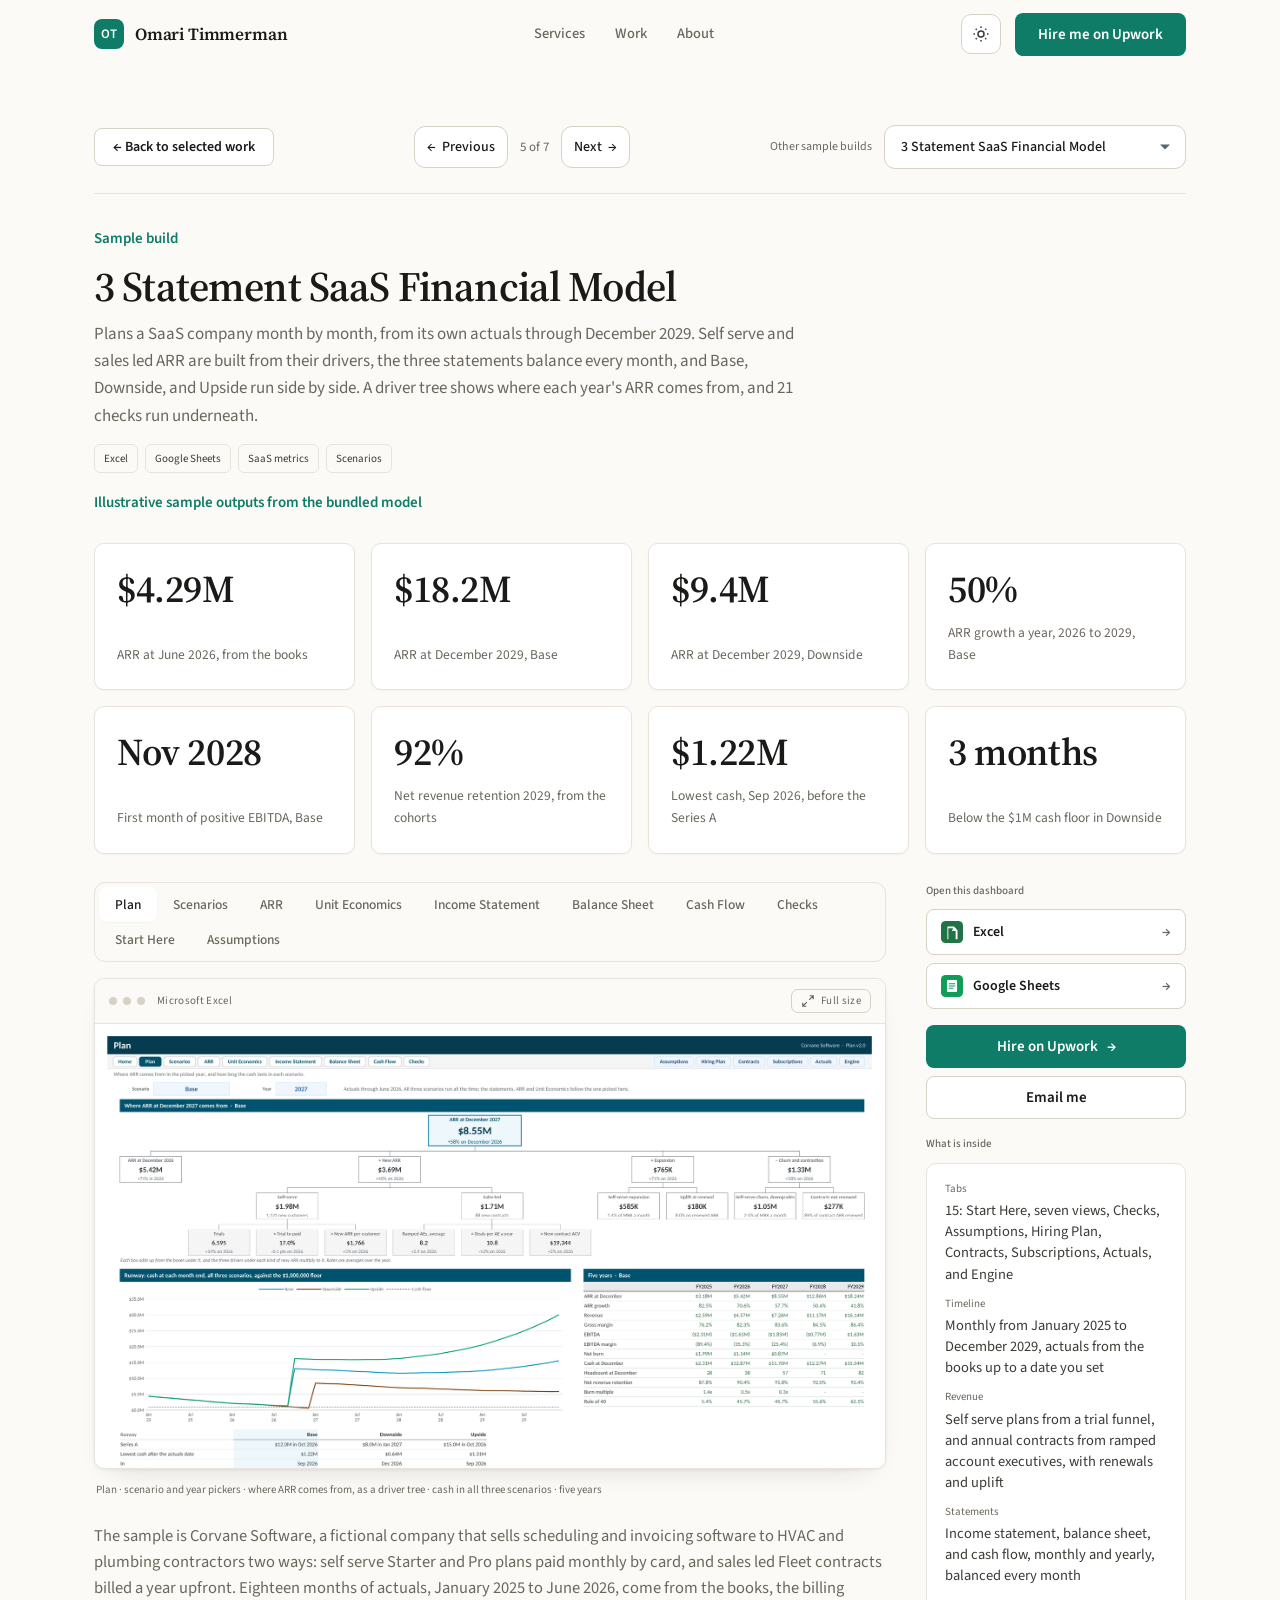
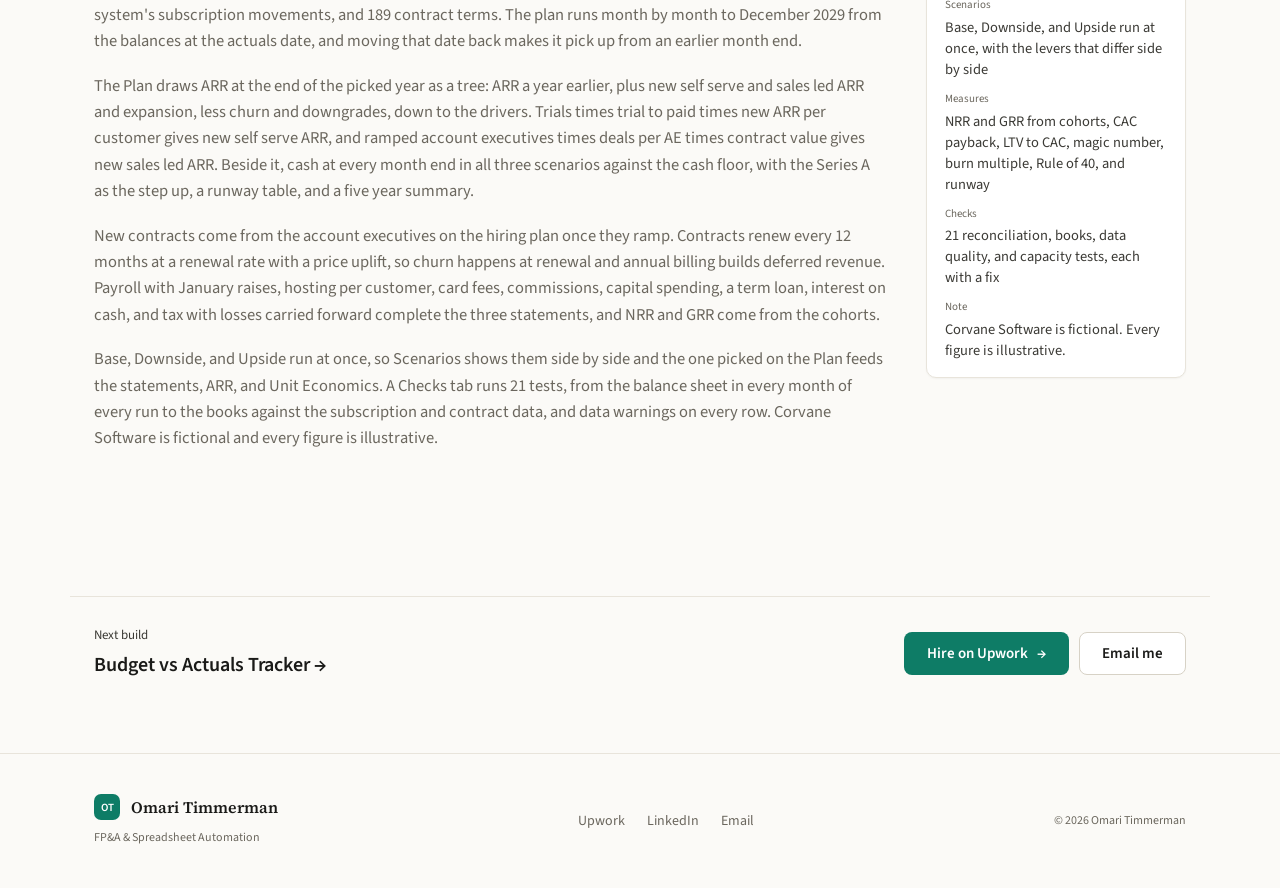
<file: saas-model.html>
<!DOCTYPE html>
<html lang="en">
<head>
<meta charset="UTF-8">
<meta name="viewport" content="width=device-width, initial-scale=1.0">
<script>
(function(){
  var stored = localStorage.getItem('theme');
  var dark = stored === 'dark' || (stored !== 'light' && window.matchMedia('(prefers-color-scheme: dark)').matches);
  if (dark) document.documentElement.setAttribute('data-theme', 'dark');
})();
</script>
<title>3 Statement SaaS Financial Model · Omari Timmerman</title>
<meta name="description" content="A fifteen tab Excel model, with a Google Sheets version, that plans a SaaS company month by month from its books: self serve and sales led ARR from their drivers, three linked statements, three scenarios at once, and a driver tree for ARR.">
<link rel="canonical" href="https://timmermaninsight.com/saas-model.html">
<meta property="og:url" content="https://timmermaninsight.com/saas-model.html">
<meta property="og:title" content="3 Statement SaaS Financial Model · Omari Timmerman">
<meta property="og:description" content="A fifteen tab Excel model, with a Google Sheets version, that plans a SaaS company month by month from its books: self serve and sales led ARR from their drivers, three linked statements, three scenarios at once, and a driver tree for ARR.">
<meta property="og:image" content="https://timmermaninsight.com/assets/og-default.webp">
<meta name="twitter:card" content="summary_large_image">
<meta name="twitter:image" content="https://timmermaninsight.com/assets/og-default.webp">
<link rel="icon" href="data:image/svg+xml,%3Csvg xmlns='http://www.w3.org/2000/svg' viewBox='0 0 32 32'%3E%3Crect width='32' height='32' rx='7' fill='%2334C29E'/%3E%3Ctext x='16' y='22' font-family='monospace' font-size='15' font-weight='700' fill='white' text-anchor='middle'%3EOT%3C/text%3E%3C/svg%3E">
<link rel="preconnect" href="https://fonts.googleapis.com">
<link rel="preconnect" href="https://fonts.gstatic.com" crossorigin>
<link href="https://fonts.googleapis.com/css2?family=Source+Sans+3:wght@400;500;600;700&family=Source+Serif+4:opsz,wght@8..60,500;8..60,600;8..60,700&display=swap" rel="stylesheet">
<link rel="stylesheet" href="styles.css?v=20261119b">
</head>
<body class="detail-page">

<header class="nav" id="nav">
  <div class="wrap nav-inner">
    <div class="nav-lead">
      <a href="index.html" class="brand"><span class="mark">OT</span> Omari Timmerman</a>
    </div>
    <nav class="nav-links" aria-label="Portfolio sections">
      <a href="index.html#services">Services</a>
      <a href="work.html">Work</a>
      <a href="index.html#about">About</a>
    </nav>
    <div class="nav-cta">
      <button type="button" class="theme-toggle" id="theme-toggle" aria-label="Switch to dark mode" aria-pressed="false">
        <svg class="theme-icon theme-icon-sun" viewBox="0 0 24 24" fill="none" stroke="currentColor" stroke-width="2" aria-hidden="true"><circle cx="12" cy="12" r="4"/><path d="M12 2v2M12 20v2M4.93 4.93l1.41 1.41M17.66 17.66l1.41 1.41M2 12h2M20 12h2M4.93 19.07l1.41-1.41M17.66 6.34l1.41-1.41"/></svg>
        <svg class="theme-icon theme-icon-moon" viewBox="0 0 24 24" fill="none" stroke="currentColor" stroke-width="2" aria-hidden="true"><path d="M21 12.79A9 9 0 1 1 11.21 3 7 7 0 0 0 21 12.79z"/></svg>
      </button>
      <a class="btn btn-primary" href="https://www.upwork.com/freelancers/omaritimmerman" target="_blank" rel="noopener">Hire me on Upwork</a>
    </div>
  </div>
</header>

<main>
  <section class="detail-hero">
    <div class="wrap">
      <div class="build-nav reveal">
        <a href="work.html" class="btn btn-ghost build-back"><span>&larr; Back to <span class="build-back__long">selected </span>work</span></a>
        <nav class="build-pager" aria-label="Move between builds">
          <a class="build-pager__link" href="multifamily-value-add.html" title="Multifamily Value Add Acquisition Model" aria-label="Previous build: Multifamily Value Add Acquisition Model">&larr;<span class="build-pager__lbl">Previous</span></a>
          <span class="build-pager__count">5 of 7</span>
          <a class="build-pager__link" href="budget-vs-actuals.html" title="Budget vs Actuals Tracker" aria-label="Next build: Budget vs Actuals Tracker"><span class="build-pager__lbl">Next</span>&rarr;</a>
        </nav>
        <div class="build-switcher">
          <label for="build-select-top" class="build-switcher-label">Other sample builds</label>
          <select id="build-select-top" class="build-select" data-build-select aria-label="Switch to another sample build"></select>
        </div>
      </div>
      <div class="build-switcher build-switcher--below">
        <label for="build-select-below" class="build-switcher-label">Other sample builds</label>
        <select id="build-select-below" class="build-select" data-build-select aria-label="Switch to another sample build"></select>
      </div>

      <header class="build-header reveal">
        <span class="eyebrow">Sample build</span>
        <h1>3 Statement SaaS Financial Model</h1>
        <p class="summary">A fifteen tab Excel workbook, with a Google Sheets version, that plans a SaaS company month by month from its own books to December 2029. Self serve and sales led ARR come from their drivers, the income statement, balance sheet, and cash flow are linked and balance every month, and Base, Downside, and Upside run side by side. A driver tree shows where each year's ARR comes from, and 21 built in checks sit underneath.</p>
        <div class="chips">
          <span class="chip">Excel</span>
          <span class="chip">Google Sheets</span>
          <span class="chip">SaaS metrics</span>
          <span class="chip">Scenarios</span>
        </div>
      </header>

      <div class="stats-intro reveal">
        <span class="eyebrow outputs-label">Illustrative sample outputs from the bundled model</span>
      </div>
      <div class="stats-grid reveal" role="group" aria-label="Sample outputs" style="margin-top:28px">
        <div class="stat">
          <div class="num">$4.29M</div>
          <div class="lab">ARR at June 2026, from the books</div>
        </div>
        <div class="stat">
          <div class="num">$18.2M</div>
          <div class="lab">ARR at December 2029, Base</div>
        </div>
        <div class="stat">
          <div class="num">$9.4M</div>
          <div class="lab">ARR at December 2029, Downside</div>
        </div>
        <div class="stat">
          <div class="num">50%</div>
          <div class="lab">ARR growth a year, 2026 to 2029, Base</div>
        </div>
        <div class="stat">
          <div class="num">Nov 2028</div>
          <div class="lab">First month of positive EBITDA, Base</div>
        </div>
        <div class="stat">
          <div class="num">92%</div>
          <div class="lab">Net revenue retention 2029, from the cohorts</div>
        </div>
        <div class="stat">
          <div class="num">$1.22M</div>
          <div class="lab">Lowest cash, Sep 2026, before the Series A</div>
        </div>
        <div class="stat">
          <div class="num">3 months</div>
          <div class="lab">Below the $1M cash floor in Downside</div>
        </div>
      </div>

      <div class="build-showcase">
        <div class="build-showcase-main">
          <div class="view-tabs" id="view-tabs" role="tablist" aria-label="Build views" hidden></div>
          <figure class="preview-figure">
            <div class="app-frame">
              <div class="app-frame__bar">
                <span class="app-frame__dots" aria-hidden="true"><i></i><i></i><i></i></span>
                <span class="app-frame__label" id="app-frame-label">Microsoft Excel</span>
              </div>
              <div class="app-frame__body">
                <img id="preview-img" src="assets/saas-model/01-plan.webp" alt="3 Statement SaaS Financial Model plan preview">
              </div>
            </div>
            <figcaption class="preview-caption" id="preview-caption">Plan · scenario and year pickers · where ARR comes from, as a driver tree · cash in all three scenarios · five years</figcaption>
          </figure>

          <div class="build-desc build-desc--under-preview">
            <p>The sample is Corvane Software, a fictional company that sells scheduling and invoicing software to HVAC and plumbing contractors two ways: self serve Starter and Pro plans paid monthly by card, and sales led Fleet contracts billed a year upfront. Eighteen months of actuals, January 2025 to June 2026, come from the books, the billing system's subscription movements, and 189 contract terms. The plan runs month by month to December 2029 from the balances at the actuals date, and moving that date back makes it pick up from an earlier month end.</p>
            <p>The Plan draws ARR at the end of the picked year as a tree: ARR a year earlier, plus new self serve and sales led ARR and expansion, less churn and downgrades, down to the drivers. Trials times trial to paid times new ARR per customer gives new self serve ARR, and ramped account executives times deals per AE times contract value gives new sales led ARR. Beside it, cash at every month end in all three scenarios against the cash floor, with the Series A as the step up, a runway table, and a five year summary.</p>
            <p>New contracts come from the account executives on the hiring plan once they ramp. Contracts renew every 12 months at a renewal rate with a price uplift, so churn happens at renewal and annual billing builds deferred revenue. Payroll with January raises, hosting per customer, card fees, commissions, capital spending, a term loan, interest on cash, and tax with losses carried forward complete the three statements, and NRR and GRR come from the cohorts.</p>
            <p>Base, Downside, and Upside run at once, so Scenarios shows them side by side and the one picked on the Plan feeds the statements, ARR, and Unit Economics. A Checks tab runs 21 tests, from the balance sheet in every month of every run to the books against the subscription and contract data, and data warnings on every row. Corvane Software is fictional and every figure is illustrative.</p>
          </div>
        </div>

        <aside class="build-rail" aria-label="Build details">
          <section class="rail-block rail-platforms" id="rail-platforms" hidden>
            <h2 class="rail-heading">Open this dashboard</h2>
            <div class="platform-links" id="platform-links"></div>
          </section>
          <section class="rail-block rail-spec" aria-labelledby="spec-heading">
            <h2 class="rail-heading" id="spec-heading">What is inside</h2>
            <dl class="spec-card" id="spec-card"></dl>
          </section>
          <div class="rail-cta">
            <a class="btn btn-primary" href="https://www.upwork.com/freelancers/omaritimmerman" target="_blank" rel="noopener">Hire on Upwork <span class="btn-arrow">&rarr;</span></a>
            <a class="btn btn-ghost" href="mailto:Omari@timmermaninsight.com?subject=Project%20inquiry">Email me</a>
          </div>
        </aside>
      </div>
    </div>
  </section>
  <section class="build-next">
    <div class="wrap build-next__inner">
      <a class="build-next__link" href="budget-vs-actuals.html"><span class="build-next__label">Next build</span><span class="build-next__title">Budget vs Actuals Tracker &rarr;</span></a>
      <div class="build-next__cta">
        <a class="btn btn-primary" href="https://www.upwork.com/freelancers/omaritimmerman" target="_blank" rel="noopener">Hire on Upwork <span class="btn-arrow">&rarr;</span></a>
        <a class="btn btn-ghost" href="mailto:Omari@timmermaninsight.com?subject=Project%20inquiry">Email me</a>
      </div>
    </div>
  </section>
</main>

<footer>
  <div class="wrap foot-inner">
    <div>
      <div class="foot-brand"><span class="mark mark--foot">OT</span> Omari Timmerman</div>
      <div class="foot-meta" style="margin-top:8px">FP&amp;A &amp; Spreadsheet Automation</div>
    </div>
    <nav class="foot-links" aria-label="External links">
      <a href="https://www.upwork.com/freelancers/omaritimmerman" target="_blank" rel="noopener">Upwork</a>
      <a href="https://www.linkedin.com/in/omari-timmerman-9a36b9190" target="_blank" rel="noopener">LinkedIn</a>
      <a href="mailto:Omari@timmermaninsight.com">Email</a>
    </nav>
    <div class="foot-meta">&copy; 2026 Omari Timmerman</div>
  </div>
</footer>

<script src="theme.js?v=20261119b"></script>
<script src="reveal.js?v=20261119b"></script>
<script src="works.js?v=20261119b"></script>
<script src="build-nav.js?v=20261119b"></script>
<script src="platforms.js?v=20261119b"></script>
<script src="build-detail.js?v=20261119b"></script>
<script>
  initBuildNav('saas-model.html');
  initDetailNavScroll();
  initBuildDetail({
    appLabel: 'Microsoft Excel',
    views: [
      { name: 'Plan', img: 'assets/saas-model/01-plan.webp', caption: 'Plan · scenario and year pickers · where ARR comes from, as a driver tree · cash in all three scenarios · five years', alt: 'Plan tab with a driver tree that breaks ARR at December 2027 into ARR a year earlier, new self serve and sales led ARR, expansion, and churn, down to trials, conversion, ramped account executives, deals per AE, and contract value, beside a line chart of cash in the Base, Downside, and Upside scenarios against the cash floor, a runway table, and a five year summary' },
      { name: 'Scenarios', img: 'assets/saas-model/02-scenarios.webp', caption: 'Scenarios · Base, Downside, and Upside side by side · the levers that differ · ARR by month · EBITDA by year', alt: 'Scenarios tab with outcomes for the three scenarios in columns, the picked one shaded, the levers that differ between them, a line chart of ARR and a column chart of EBITDA by year' },
      { name: 'ARR', img: 'assets/saas-model/03-arr.webp', caption: 'ARR · stacked by the year customers joined · retention from the cohorts · every movement by quarter', alt: 'ARR tab with a stacked area chart of ARR by the year customers joined, net and gross revenue retention by year, and a quarterly table of new, expansion, uplift, downgrades, churn, and contracts not renewed' },
      { name: 'Unit Economics', img: 'assets/saas-model/04-unit-economics.webp', caption: 'Unit Economics · CAC, payback, and lifetime value by motion · magic number, burn multiple, and Rule of 40', alt: 'Unit Economics tab with self serve, sales led, and efficiency measures by year, each read against a benchmark for 2029, and a column chart of CAC payback in months by motion' },
      { name: 'Income Statement', img: 'assets/saas-model/05-income-statement.webp', caption: 'Income Statement · five years, then every month · the Actual and Plan band', alt: 'Income statement with five yearly columns and monthly columns for 2026 under a band that turns from Actual to Plan in July 2026' },
      { name: 'Balance Sheet', img: 'assets/saas-model/06-balance-sheet.webp', caption: 'Balance Sheet · every month end · deferred revenue from annual contracts · the line that shows it balances', alt: 'Balance sheet with cash, receivables, fixed assets, payables, deferred revenue, the term loan, and equity at each month end, and a zero check line' },
      { name: 'Cash Flow', img: 'assets/saas-model/07-cash-flow.webp', caption: 'Cash Flow · indirect method · the Series A · free cash flow and net burn', alt: 'Cash flow statement from net income through working capital, capital spending, the Series A, and loan repayments to cash at the end, with free cash flow and net burn' },
      { name: 'Checks', img: 'assets/saas-model/08-checks.webp', caption: 'Checks · 21 reconciliation, books, data quality, and capacity tests · each failure says what to do', alt: 'Checks tab listing reconciliations across all three runs, the books against the billing data, data quality, and capacity tests, all passing, with information lines for the picked scenario' },
      { name: 'Start Here', img: 'assets/saas-model/09-start-here.webp', caption: 'Start Here · status · at a glance · go to · how the numbers work · reading the Plan', alt: 'Start Here tab with check status, the plan at a glance, links to every tab, how the numbers work, steps to use it for another company, a color key, and how to read the Plan' },
      { name: 'Assumptions', img: 'assets/saas-model/10-assumptions.webp', caption: 'Assumptions · the actuals date · scenario levers · self serve · sales led · people and costs · debt, cash, and tax', alt: 'Assumptions tab with every input in blue cells: the actuals date and cash floor, the levers for Base, Downside, and Upside, prices, ramp, costs, debt, and tax' }
    ],
    platforms: [
      { name: 'Excel',         url: 'https://timmermaninsights-my.sharepoint.com/:x:/g/personal/omari_timmermaninsight_com/IQA2WPbJQkRgRbeEvAZ4bcZWAVb_sPXOoZPH7WiYNFW4Z_0?e=Kfmiar' },
      { name: 'Google Sheets', url: 'https://docs.google.com/spreadsheets/d/12iWSf5lGxZIQjoysyqhYfU4PpbzQN0OxqWRPhjnNDXs/edit?usp=sharing' }
    ],
    whatsInside: [
      { label: 'Tabs', value: '15: Start Here, seven views, Checks, Assumptions, Hiring Plan, Contracts, Subscriptions, Actuals, and Engine' },
      { label: 'Timeline', value: 'Monthly from January 2025 to December 2029, actuals from the books up to a date you set' },
      { label: 'Revenue', value: 'Self serve plans from a trial funnel, and annual contracts from ramped account executives, with renewals and uplift' },
      { label: 'Statements', value: 'Income statement, balance sheet, and cash flow, monthly and yearly, balanced every month' },
      { label: 'Scenarios', value: 'Base, Downside, and Upside run at once, with the levers that differ side by side' },
      { label: 'Measures', value: 'NRR and GRR from cohorts, CAC payback, LTV to CAC, magic number, burn multiple, Rule of 40, and runway' },
      { label: 'Checks', value: '21 reconciliation, books, data quality, and capacity tests, each with a fix' },
      { label: 'Note', value: 'Corvane Software is fictional. Every figure is illustrative.' }
    ]
  });
</script>
</body>
</html>
</file>
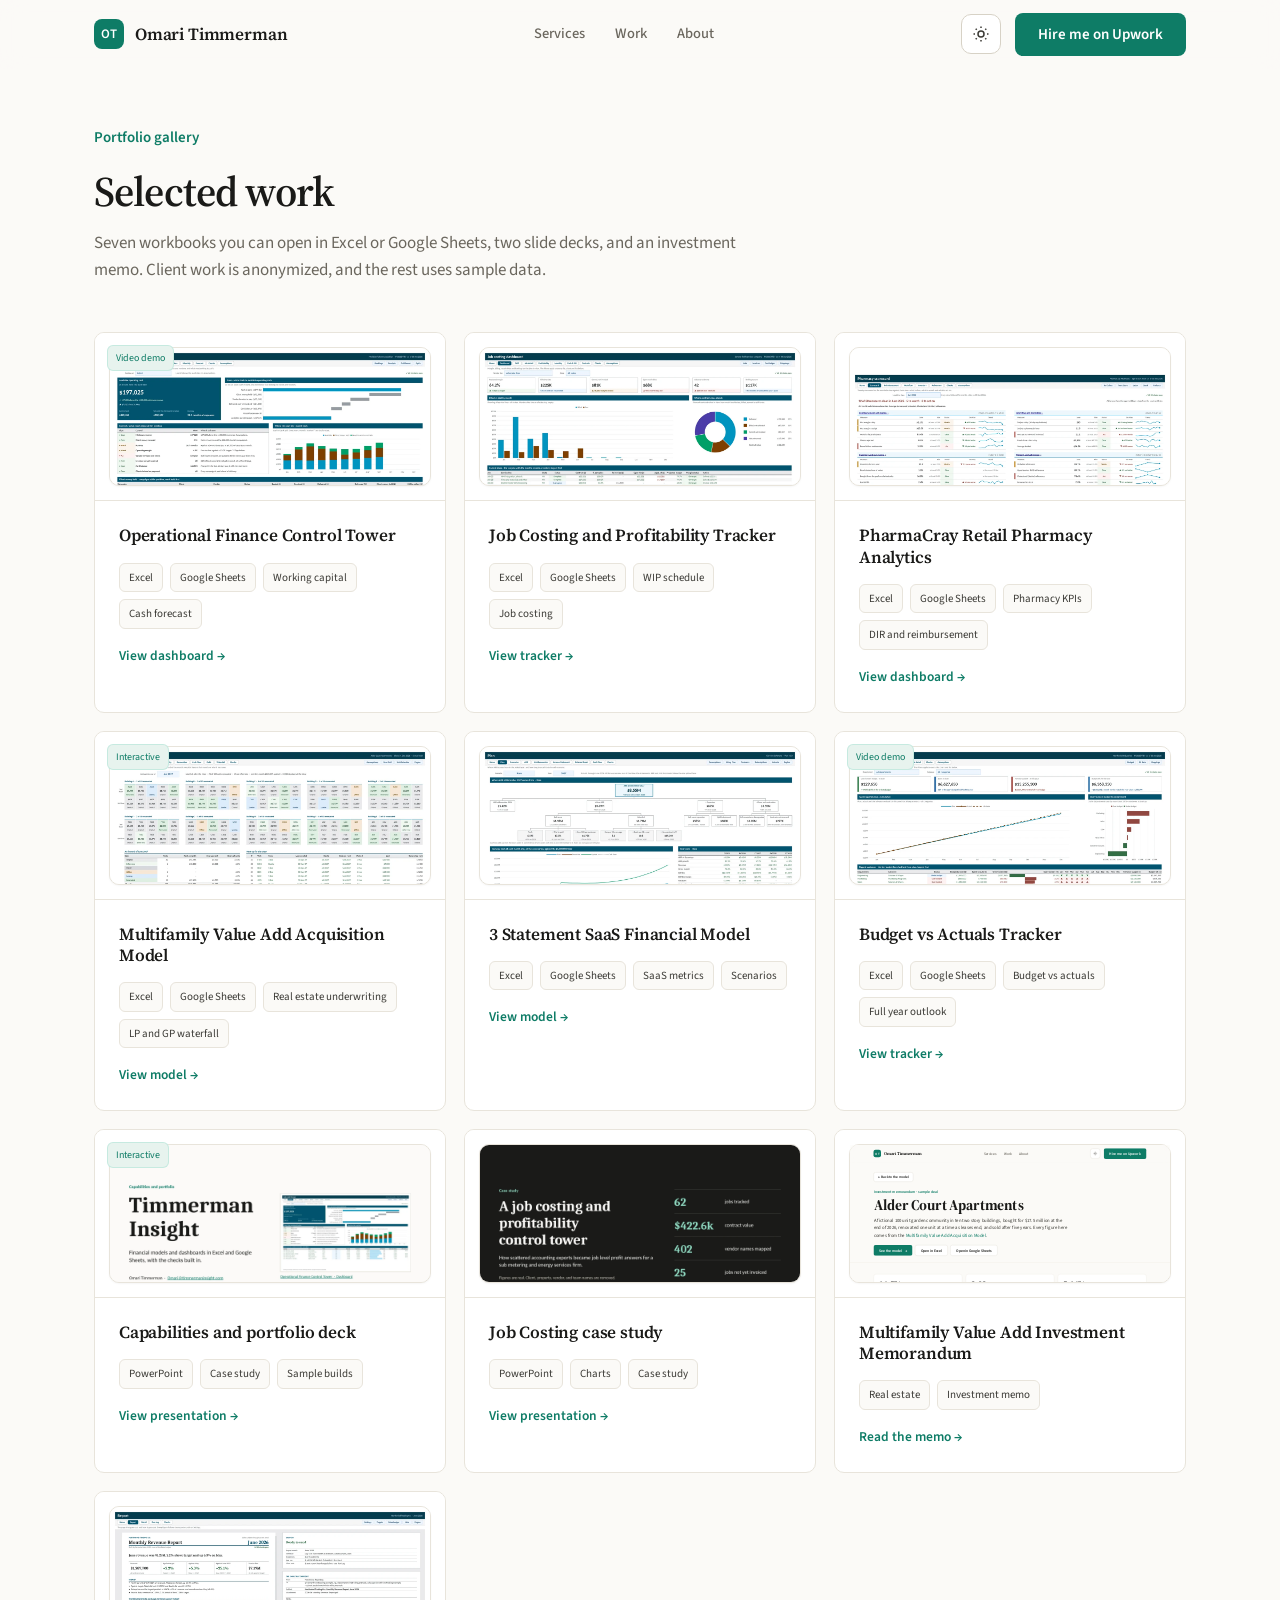
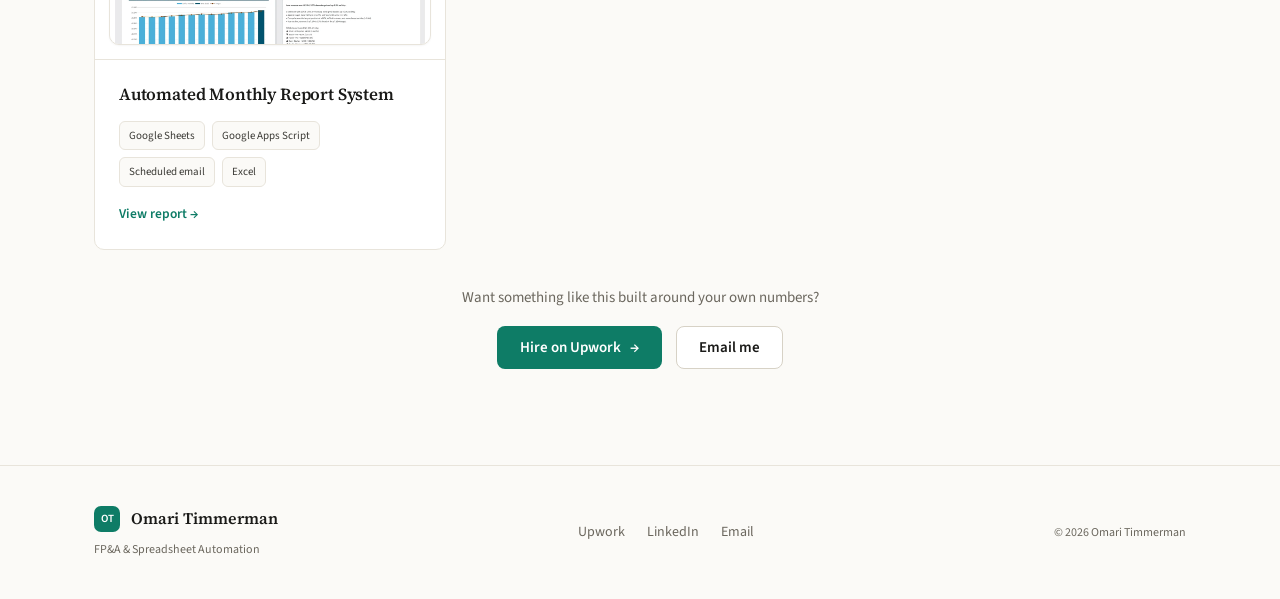
<file: work.html>
<!DOCTYPE html>
<html lang="en">
<head>
<meta charset="UTF-8">
<meta name="viewport" content="width=device-width, initial-scale=1.0">
<script>
(function(){
  var stored = localStorage.getItem('theme');
  var dark = stored === 'dark' || (stored !== 'light' && window.matchMedia('(prefers-color-scheme: dark)').matches);
  if (dark) document.documentElement.setAttribute('data-theme', 'dark');
})();
</script>
<title>Selected Work · Omari Timmerman</title>
<meta name="description" content="Seven Excel and Google Sheets workbooks, two slide decks, and an investment memo by Omari Timmerman: dashboards, financial models, and automated reporting.">
<link rel="canonical" href="https://timmermaninsight.com/work.html">
<meta property="og:url" content="https://timmermaninsight.com/work.html">
<meta property="og:title" content="Selected Work · Omari Timmerman">
<meta property="og:description" content="Seven Excel and Google Sheets workbooks, two slide decks, and an investment memo by Omari Timmerman: dashboards, financial models, and automated reporting.">
<meta property="og:image" content="https://timmermaninsight.com/assets/og-default.webp">
<meta name="twitter:card" content="summary_large_image">
<meta name="twitter:image" content="https://timmermaninsight.com/assets/og-default.webp">
<link rel="icon" href="data:image/svg+xml,%3Csvg xmlns='http://www.w3.org/2000/svg' viewBox='0 0 32 32'%3E%3Crect width='32' height='32' rx='7' fill='%2334C29E'/%3E%3Ctext x='16' y='22' font-family='monospace' font-size='15' font-weight='700' fill='white' text-anchor='middle'%3EOT%3C/text%3E%3C/svg%3E">
<link rel="preconnect" href="https://fonts.googleapis.com">
<link rel="preconnect" href="https://fonts.gstatic.com" crossorigin>
<link href="https://fonts.googleapis.com/css2?family=Source+Sans+3:wght@400;500;600;700&family=Source+Serif+4:opsz,wght@8..60,500;8..60,600;8..60,700&display=swap" rel="stylesheet">
<link rel="stylesheet" href="styles.css?v=20261119b">
</head>
<body class="work-page">

<header class="nav" id="nav">
  <div class="wrap nav-inner">
    <div class="nav-lead">
      <a href="index.html" class="brand"><span class="mark">OT</span> Omari Timmerman</a>
    </div>
    <nav class="nav-links" aria-label="Portfolio sections">
      <a href="index.html#services">Services</a>
      <a href="work.html" aria-current="page">Work</a>
      <a href="index.html#about">About</a>
    </nav>
    <div class="nav-cta">
      <button type="button" class="theme-toggle" id="theme-toggle" aria-label="Switch to dark mode" aria-pressed="false">
        <svg class="theme-icon theme-icon-sun" viewBox="0 0 24 24" fill="none" stroke="currentColor" stroke-width="2" aria-hidden="true"><circle cx="12" cy="12" r="4"/><path d="M12 2v2M12 20v2M4.93 4.93l1.41 1.41M17.66 17.66l1.41 1.41M2 12h2M20 12h2M4.93 19.07l1.41-1.41M17.66 6.34l1.41-1.41"/></svg>
        <svg class="theme-icon theme-icon-moon" viewBox="0 0 24 24" fill="none" stroke="currentColor" stroke-width="2" aria-hidden="true"><path d="M21 12.79A9 9 0 1 1 11.21 3 7 7 0 0 0 21 12.79z"/></svg>
      </button>
      <a class="btn btn-primary" href="https://www.upwork.com/freelancers/omaritimmerman" target="_blank" rel="noopener">Hire me on Upwork</a>
    </div>
  </div>
</header>

<main>
  <section class="work-gallery-hero">
    <div class="wrap">
      <header class="sec-head reveal">
        <span class="eyebrow">Portfolio gallery</span>
        <h1>Selected work</h1>
        <p>Seven workbooks you can open in Excel or Google Sheets, two slide decks, and an investment memo. Client work is anonymized, and the rest uses sample data.</p>
      </header>

      <div class="work-filter reveal" role="group" aria-label="Filter work by category" id="work-filter"></div>

      <div class="work-gallery-grid reveal" id="work-grid" aria-live="polite"></div>

      <div class="work-cta reveal">
        <p>Want something like this built around your own numbers?</p>
        <div class="cta-pair">
          <a class="btn btn-primary" href="https://www.upwork.com/freelancers/omaritimmerman" target="_blank" rel="noopener">Hire on Upwork <span class="btn-arrow">&rarr;</span></a>
          <a class="btn btn-ghost" href="mailto:Omari@timmermaninsight.com?subject=Project%20inquiry">Email me</a>
        </div>
      </div>
    </div>
  </section>
</main>

<footer>
  <div class="wrap foot-inner">
    <div>
      <div class="foot-brand"><span class="mark mark--foot">OT</span> Omari Timmerman</div>
      <div class="foot-meta" style="margin-top:8px">FP&amp;A &amp; Spreadsheet Automation</div>
    </div>
    <nav class="foot-links">
      <a href="https://www.upwork.com/freelancers/omaritimmerman" target="_blank" rel="noopener">Upwork</a>
      <a href="https://www.linkedin.com/in/omari-timmerman-9a36b9190" target="_blank" rel="noopener">LinkedIn</a>
      <a href="mailto:Omari@timmermaninsight.com">Email</a>
    </nav>
    <div class="foot-meta">&copy; 2026 Omari Timmerman</div>
  </div>
</footer>

<script src="theme.js?v=20261119b"></script>
<script src="reveal.js?v=20261119b"></script>
<script src="works.js?v=20261119b"></script>
<script src="works-render.js?v=20261119b"></script>
<script>
(function(){
  var grid = document.getElementById('work-grid');
  var filterBar = document.getElementById('work-filter');
  var activeFilter = typeof readWorkGalleryFilter === 'function' ? readWorkGalleryFilter() : 'all';
  var reduceMotion = window.matchMedia('(prefers-reduced-motion: reduce)').matches;

  function countFor(filterId) {
    return getGalleryWorks(filterId).length;
  }

  function renderFilters() {
    filterBar.innerHTML = '';
    WORK_FILTERS.forEach(function(f) {
      // Categories with nothing published yet stay out of the filter bar.
      if (f.id !== 'all' && countFor(f.id) === 0) return;
      var btn = document.createElement('button');
      btn.type = 'button';
      btn.className = 'work-filter__btn';
      btn.setAttribute('data-filter', f.id);
      btn.setAttribute('aria-pressed', f.id === activeFilter ? 'true' : 'false');
      if (f.id === activeFilter) btn.classList.add('is-active');
      btn.innerHTML = f.label + ' <span class="work-filter__count mono">(' + countFor(f.id) + ')</span>';
      btn.addEventListener('click', function() { setFilter(f.id); });
      filterBar.appendChild(btn);
    });
  }

  function renderGrid() {
    var items = getGalleryWorks(activeFilter);
    grid.innerHTML = '';
    grid.classList.remove('is-fading');

    items.forEach(function(item) {
      grid.appendChild(renderWorkCard(item, { gallery: true }));
    });

    if (!items.length) {
      var empty = document.createElement('p');
      empty.className = 'work-gallery-empty';
      empty.textContent = 'No work in this category yet.';
      grid.appendChild(empty);
    }

    observeReveals(grid);
    syncAllLivePreviewScales(grid);
  }

  function setFilter(id) {
    if (id === activeFilter) return;
    activeFilter = id;
    filterBar.querySelectorAll('.work-filter__btn').forEach(function(btn) {
      var on = btn.getAttribute('data-filter') === id;
      btn.classList.toggle('is-active', on);
      btn.setAttribute('aria-pressed', on ? 'true' : 'false');
    });
    if (reduceMotion) {
      renderGrid();
    } else {
      grid.classList.add('is-fading');
      window.setTimeout(function() {
        renderGrid();
        requestAnimationFrame(function() {
          grid.classList.remove('is-fading');
        });
      }, 160);
    }
  }

  renderFilters();
  renderGrid();

  var nav = document.getElementById('nav');
  window.addEventListener('scroll', function() {
    if (window.scrollY > 8) { nav.classList.add('scrolled'); } else { nav.classList.remove('scrolled'); }
  }, { passive: true });

  observeReveals(document);
  syncAllLivePreviewScales(document);
  window.addEventListener('resize', function() {
    syncAllLivePreviewScales(document);
  }, { passive: true });
})();
</script>
</body>
</html>
</file>
<file: styles.css>
:root{
  --canvas:#F4F6F8;
  --surface:#FFFFFF;
  --ink:#0C1322;
  --ink-soft:#2A3342;
  --muted:#5C6573;
  --hair:#E5E8EC;
  --hair-strong:#D4D9E0;
  --brand:#0E7C66;
  --brand-press:#0A6353;
  --brand-tint:#E8FAF5;
  --pos:#0E7A57;
  --warn:#B9770E;
  --warn-tint:#FBF1DE;
  --neg:#C2452F;
  --band-bg:#0C1322;
  --band-fg:#FFFFFF;
  --band-muted:#9AA4B2;
  --band-accent:#7FD9BE;
  --nav-bg:rgba(244,246,248,.78);
  --nav-bg-scrolled:rgba(244,246,248,.92);
  --deck-bg:#0E1A2B;
  --deck-surface:#16263C;
  --deck-surface-2:#1C2E47;
  --deck-teal:#34C29E;
  --deck-teal-hover:#41cfa9;
  --deck-teal-soft:rgba(52,194,158,.16);
  --deck-text:#EAF0F8;
  --deck-muted:#A7B4C6;
  --deck-chart-label:#6F7F93;
  --deck-chart-bar:#54637A;
  --deck-btn-text:#08221B;
  --deck-line:rgba(255,255,255,.11);
  --deck-line-soft:rgba(255,255,255,.08);
  --deck-line-faint:rgba(255,255,255,.07);
  --deck-line-grid:rgba(255,255,255,.045);
  --radius:14px;
  --radius-sm:10px;
  --maxw:1140px;
  --shadow:0 1px 2px rgba(12,19,34,.04), 0 12px 32px -18px rgba(12,19,34,.18);
  --shadow-lift:0 2px 4px rgba(12,19,34,.05), 0 24px 48px -24px rgba(12,19,34,.26);
  --mono:'IBM Plex Mono',ui-monospace,SFMono-Regular,Menlo,monospace;
  --display:'Space Grotesk',system-ui,sans-serif;
  --body:'Inter',system-ui,-apple-system,sans-serif;
}

[data-theme="dark"]{
  --canvas:#0E1117;
  --surface:#161B24;
  --ink:#E8ECF1;
  --ink-soft:#C4CBD4;
  --muted:#8A94A2;
  --hair:#252B36;
  --hair-strong:#313845;
  --brand:#0E7C66;
  --brand-press:#0A6353;
  --brand-tint:#152A26;
  --pos:#2BB87E;
  --warn:#D4920F;
  --warn-tint:#2A2418;
  --neg:#E05A45;
  --band-bg:#070A0F;
  --band-fg:#E8ECF1;
  --band-muted:#8A94A2;
  --band-accent:#7FD9BE;
  --nav-bg:rgba(14,17,23,.82);
  --nav-bg-scrolled:rgba(14,17,23,.94);
  --shadow:0 1px 2px rgba(0,0,0,.2), 0 12px 32px -18px rgba(0,0,0,.45);
  --shadow-lift:0 2px 4px rgba(0,0,0,.22), 0 24px 48px -24px rgba(0,0,0,.5);
}

*{box-sizing:border-box;margin:0;padding:0}
html{scroll-behavior:smooth}
body{
  font-family:var(--body);
  background:var(--canvas);
  color:var(--ink);
  line-height:1.6;
  -webkit-font-smoothing:antialiased;
  text-rendering:optimizeLegibility;
  overflow-x:hidden;
}
a{color:inherit;text-decoration:none}
.wrap{max-width:var(--maxw);margin:0 auto;padding:0 24px}
.mono{font-family:var(--mono);font-variant-numeric:tabular-nums}

/* eyebrow / labels */
.eyebrow{
  font-family:var(--mono);
  font-size:12px;
  letter-spacing:.16em;
  text-transform:uppercase;
  color:var(--accent-text);
  font-weight:500;
  display:inline-flex;align-items:center;gap:10px;
}

/* buttons */
.btn{
  display:inline-flex;align-items:center;gap:9px;
  font-family:var(--body);font-weight:600;font-size:15px;
  padding:13px 22px;border-radius:11px;border:1px solid transparent;
  cursor:pointer;transition:transform .18s ease, background .18s ease, border-color .18s ease, box-shadow .18s ease;
  line-height:1;white-space:nowrap;
}
.btn-primary{background:var(--brand);color:#fff;box-shadow:0 8px 20px -10px rgba(52,194,158,.55)}
.btn-primary:hover{background:var(--brand-press);transform:translateY(-2px);box-shadow:0 14px 26px -12px rgba(52,194,158,.6)}
.btn-ghost{background:var(--surface);color:var(--ink);border-color:var(--hair-strong)}
.btn-ghost:hover{border-color:var(--ink);transform:translateY(-2px)}
.btn-arrow{transition:transform .18s ease}
.btn:hover .btn-arrow{transform:translateX(3px)}

/* nav */
header.nav{
  position:sticky;top:0;z-index:50;
  background:var(--nav-bg);
  backdrop-filter:saturate(150%) blur(12px);
  -webkit-backdrop-filter:saturate(150%) blur(12px);
  border-bottom:1px solid transparent;
  transition:border-color .25s ease, background .25s ease;
}
header.nav.scrolled{border-bottom-color:var(--hair);background:var(--nav-bg-scrolled)}
.nav-inner{display:flex;align-items:center;justify-content:space-between;height:68px}
.nav-lead{display:flex;align-items:center;gap:22px;min-width:0}
.nav-back{
  font-size:14px;color:var(--muted);font-weight:500;
  display:inline-flex;align-items:center;gap:7px;white-space:nowrap;
  transition:color .15s ease;
}
.nav-back:hover{color:var(--ink)}
.brand{
  display:flex;align-items:center;gap:11px;font-family:var(--display);font-weight:600;font-size:17px;
  letter-spacing:-.01em;white-space:nowrap;flex-shrink:0;line-height:1.1;
}
.brand .mark{
  width:30px;height:30px;border-radius:8px;background:var(--brand);color:#fff;
  display:grid;place-items:center;font-family:var(--mono);font-weight:600;font-size:13px;letter-spacing:0;
}
.foot-brand .mark.mark--foot{
  width:26px;height:26px;border-radius:7px;font-size:11px;
  background:var(--brand);color:#fff;display:grid;place-items:center;
  font-family:var(--mono);font-weight:600;letter-spacing:0;
}
.nav-links{display:flex;align-items:center;gap:30px;flex-shrink:0}
.nav-links a{font-size:14.5px;color:var(--muted);font-weight:500;transition:color .15s ease}
.nav-links a:hover{color:var(--ink)}
.nav-cta{display:flex;align-items:center;gap:14px}
.theme-toggle{
  display:inline-flex;align-items:center;justify-content:center;
  width:40px;height:40px;border-radius:10px;border:1px solid var(--hair-strong);
  background:var(--surface);color:var(--ink-soft);cursor:pointer;flex-shrink:0;padding:0;
  transition:border-color .18s ease, color .18s ease, transform .18s ease;
}
.theme-toggle:hover{border-color:var(--brand);color:var(--accent-text);transform:translateY(-1px)}
.theme-icon{width:18px;height:18px;display:block}
.theme-icon-moon{display:none}
[data-theme="dark"] .theme-icon-sun{display:none}
[data-theme="dark"] .theme-icon-moon{display:block}
.menu-toggle{
  display:none;align-items:center;justify-content:center;
  width:40px;height:40px;border-radius:10px;border:1px solid var(--hair-strong);
  background:var(--surface);color:var(--ink-soft);cursor:pointer;flex-shrink:0;padding:0;
  transition:border-color .18s ease, color .18s ease, transform .18s ease;
}
.menu-toggle:hover{border-color:var(--brand);color:var(--accent-text);transform:translateY(-1px)}
.mobile-nav-drawer{
  position:fixed;inset:0;z-index:100;display:flex;justify-content:flex-end;
}
.mobile-nav-drawer[hidden]{display:none}
.mobile-nav-scrim{
  position:absolute;inset:0;border:0;padding:0;margin:0;cursor:pointer;
  background:color-mix(in srgb, var(--ink) 52%, transparent);
  backdrop-filter:blur(2px);-webkit-backdrop-filter:blur(2px);
}
.mobile-nav-drawer__panel{
  position:relative;z-index:1;width:min(320px,88vw);height:100%;
  background:var(--surface);border-left:1px solid var(--hair);
  box-shadow:var(--shadow-lift);padding:88px 24px 32px;
  display:flex;flex-direction:column;gap:28px;overflow-y:auto;
}
.mobile-nav-links{display:flex;flex-direction:column;gap:4px}
.mobile-nav-links a{
  font-size:16px;font-weight:500;color:var(--ink-soft);padding:12px 10px;border-radius:10px;
  transition:background .15s ease, color .15s ease;
}
.mobile-nav-links a:hover{background:var(--canvas);color:var(--ink)}
.mobile-nav-cta{display:flex;flex-direction:column;gap:12px;margin-top:auto;padding-top:8px;border-top:1px solid var(--hair)}
body.mobile-nav-open{overflow:hidden}
.stats-intro{margin-bottom:14px}
.stats-intro .eyebrow{display:block;margin-bottom:0}

/* section rhythm */
section{padding:96px 0}
.sec-head{max-width:660px;margin-bottom:48px}
.sec-head h2{
  font-family:var(--display);font-weight:600;letter-spacing:-.02em;
  font-size:clamp(28px,4vw,42px);line-height:1.08;margin-top:18px;
}
.sec-head p{color:var(--muted);font-size:17px;margin-top:16px}

/* ---------- HERO ---------- */
.hero{position:relative;padding:84px 0 88px;overflow:hidden}
.hero-grid-bg{
  position:absolute;inset:0;z-index:0;pointer-events:none;
  background-image:
    linear-gradient(var(--hair) 1px,transparent 1px),
    linear-gradient(90deg,var(--hair) 1px,transparent 1px);
  background-size:46px 46px;
  -webkit-mask-image:radial-gradient(120% 95% at 78% 12%, #000 0%, transparent 62%);
  mask-image:radial-gradient(120% 95% at 78% 12%, #000 0%, transparent 62%);
  opacity:.7;
}
.hero-inner{position:relative;z-index:1;display:grid;grid-template-columns:1.05fr .95fr;gap:60px;align-items:center}
.hero h1{
  font-family:var(--display);font-weight:600;letter-spacing:-.03em;
  font-size:clamp(34px,5.2vw,60px);line-height:1.02;margin:22px 0 0;
}
.hero h1 .hl{color:var(--accent-text)}
.hero-sub{color:var(--ink-soft);font-size:clamp(16px,2vw,19px);margin-top:24px;max-width:520px}
.hero-actions{display:flex;gap:14px;margin-top:34px;flex-wrap:wrap}
.hero-trust{margin-top:30px;display:flex;align-items:center;gap:18px;color:var(--muted);font-size:13.5px}
.hero-trust .dot{width:4px;height:4px;border-radius:50%;background:var(--hair-strong)}
.stars{color:var(--warn);letter-spacing:1px;font-size:14px}

/* hero dashboard panel (illustrative sample) */
.panel{
  background:var(--surface);border:1px solid var(--hair);border-radius:var(--radius);
  box-shadow:var(--shadow-lift);padding:22px;position:relative;
}
.panel-top{display:flex;align-items:center;justify-content:space-between;margin-bottom:6px}
.panel-title{font-family:var(--display);font-weight:600;font-size:16px;letter-spacing:-.01em}
.tag{font-family:var(--mono);font-size:10.5px;letter-spacing:.1em;text-transform:uppercase;color:var(--muted);border:1px solid var(--hair);padding:4px 8px;border-radius:6px}
.panel-cap{font-family:var(--mono);font-size:11px;color:var(--muted);margin-bottom:18px}
.row{display:grid;grid-template-columns:64px 1fr 62px;align-items:center;gap:14px;padding:11px 0;border-top:1px solid var(--hair)}
.row-label{font-family:var(--mono);font-size:12px;color:var(--ink-soft)}
.track{height:9px;background:var(--canvas);border-radius:6px;overflow:hidden;position:relative}
.fill{height:100%;border-radius:6px;background:var(--brand);width:0;transition:width 1.1s cubic-bezier(.2,.7,.2,1)}
.fill.warn{background:var(--warn)}
.delta{font-family:var(--mono);font-size:12px;font-weight:600;text-align:right}
.delta.pos{color:var(--pos)}
.delta.warn{color:var(--warn)}
.panel-foot{display:flex;align-items:center;justify-content:space-between;margin-top:16px;padding-top:14px;border-top:1px solid var(--hair)}
.panel-foot .label{font-family:var(--mono);font-size:11px;color:var(--muted)}
.spark{display:block}

/* ---------- STATS ---------- */
.stats{padding:0 0 8px;margin-top:-24px;position:relative;z-index:2}
.stats-grid{display:grid;grid-template-columns:repeat(4,1fr);gap:16px}
.stat{
  background:var(--surface);border:1px solid var(--hair);border-radius:var(--radius);padding:24px 22px;
  box-shadow:var(--shadow);display:flex;flex-direction:column;min-height:132px;
  transition:transform .2s ease, box-shadow .2s ease, border-color .2s ease;
}
.stat:hover{transform:translateY(-3px);box-shadow:var(--shadow-lift);border-color:var(--hair-strong)}
.stat .num{
  font-family:var(--mono);font-weight:600;font-size:clamp(28px,3.4vw,38px);letter-spacing:-.02em;
  color:var(--ink);line-height:1;min-height:42px;display:flex;align-items:center;
}
.stat .lab{color:var(--muted);font-size:13.5px;margin-top:auto;padding-top:12px}
.stat .num-status{align-items:flex-start;padding-top:2px}
.stat .status-badge{
  display:inline-flex;align-items:center;gap:6px;
  font-family:var(--display);font-size:clamp(15px,1.8vw,18px);font-weight:600;
  letter-spacing:-.02em;line-height:1.15;color:var(--accent-text);
  background:var(--brand-tint);border:1px solid rgba(52,194,158,.18);
  padding:10px 14px;border-radius:10px;white-space:nowrap;
}
.stat .status-badge::before{
  content:"";width:8px;height:8px;border-radius:50%;background:var(--brand);flex-shrink:0;
}
.stat .pill{display:inline-block;font-family:var(--mono);font-size:11px;letter-spacing:.06em;color:var(--accent-text);background:var(--brand-tint);padding:5px 9px;border-radius:6px;line-height:1}

/* ---------- SERVICES ---------- */
.services-grid{display:grid;grid-template-columns:repeat(3,1fr);gap:18px}
.svc{
  background:var(--surface);border:1px solid var(--hair);border-radius:var(--radius);padding:26px 24px;
  transition:transform .2s ease, box-shadow .2s ease, border-color .2s ease;
}
.svc:hover{transform:translateY(-4px);box-shadow:var(--shadow-lift);border-color:var(--hair-strong)}
.svc-ic{width:42px;height:42px;border-radius:10px;background:var(--brand-tint);display:grid;place-items:center;margin-bottom:18px}
.svc-ic svg{width:21px;height:21px;stroke:var(--accent-text);fill:none;stroke-width:1.7}
.svc h3{font-family:var(--display);font-weight:600;font-size:18px;letter-spacing:-.01em}
.svc p{color:var(--muted);font-size:14.5px;margin-top:9px}

/* ---------- WORK ---------- */
.work-grid{display:grid;grid-template-columns:repeat(2,1fr);gap:18px;align-items:stretch}
.work{
  background:var(--surface);border:1px solid var(--hair);border-radius:var(--radius);overflow:hidden;
  display:flex;flex-direction:column;height:100%;position:relative;
  transition:transform .2s ease, box-shadow .2s ease, border-color .2s ease;
}
.work:hover{transform:translateY(-4px);box-shadow:var(--shadow-lift);border-color:var(--hair-strong)}
.work-vis{height:128px;flex-shrink:0;border-bottom:1px solid var(--hair);position:relative;display:grid;place-items:center;background:
  linear-gradient(0deg, rgba(52,194,158,.05), rgba(52,194,158,0)),
  repeating-linear-gradient(90deg, var(--hair) 0 1px, transparent 1px 38px),
  repeating-linear-gradient(0deg, var(--hair) 0 1px, transparent 1px 38px),
  var(--surface);}
.work-vis .mini{font-family:var(--mono);font-size:11px;color:var(--accent-text);background:var(--surface);border:1px solid var(--hair);padding:7px 12px;border-radius:8px;box-shadow:var(--shadow)}
.work-vis--thumb{padding:0;display:block;overflow:hidden}
.work-vis--thumb img{width:100%;height:100%;object-fit:cover;object-position:top center;display:block}
.work-body{display:flex;flex-direction:column;flex:1;padding:24px}
.work-body h3{font-family:var(--display);font-weight:600;font-size:18px;letter-spacing:-.01em}
.work-body p{color:var(--muted);font-size:14.5px;margin-top:10px;flex:1}
.chips{display:flex;flex-wrap:wrap;gap:7px;margin-top:16px}
.chip{font-family:var(--mono);font-size:11px;color:var(--ink-soft);background:var(--canvas);border:1px solid var(--hair);padding:5px 9px;border-radius:6px}
.work-cta{margin-top:36px;text-align:center}
.work-cta p{color:var(--muted);font-size:15px;margin-bottom:16px}

/* ---------- DECK CTA ---------- */
.deckcta{
  padding:84px 24px;
}
.deckcta__card{
  display:grid;grid-template-columns:1.05fr .95fr;gap:44px;align-items:center;
  max-width:1040px;margin:0 auto;background:var(--deck-bg);border:1px solid var(--deck-line);
  border-radius:18px;padding:44px 48px;text-decoration:none;
  transition:border-color .18s ease, transform .18s ease;
}
.deckcta__card:hover{border-color:var(--deck-teal);transform:translateY(-2px);}
.deckcta__eyebrow{margin:0 0 16px;font-family:var(--mono);font-size:12px;letter-spacing:.2em;text-transform:uppercase;color:var(--deck-teal);}
.deckcta__title{margin:0 0 14px;font-family:var(--display);font-size:38px;line-height:1.05;font-weight:700;letter-spacing:-.02em;color:var(--deck-text);}
.deckcta__text{margin:0 0 22px;font-size:16px;line-height:1.55;color:var(--deck-muted);max-width:440px;}
.deckcta__meta{display:flex;flex-wrap:wrap;gap:8px;margin-bottom:28px;}
.deckcta__chip{font-family:var(--mono);font-size:12px;color:var(--deck-muted);border:1px solid var(--deck-line);border-radius:4px;padding:6px 10px;}
.deckcta__btn{display:inline-flex;align-items:center;gap:8px;background:var(--deck-teal);color:var(--deck-btn-text);font-weight:600;font-size:15px;padding:12px 20px;border-radius:8px;}
.deckcta__card:hover .deckcta__btn{background:var(--deck-teal-hover);}
.deckcta__preview{position:relative;height:230px;}
.deckcta__slide{
  position:absolute;inset:0;z-index:3;background:var(--deck-surface);border:1px solid var(--deck-line);
  border-radius:12px;padding:18px 20px;display:flex;flex-direction:column;gap:14px;
  background-image:linear-gradient(var(--deck-line-grid) 1px,transparent 1px),linear-gradient(90deg,var(--deck-line-grid) 1px,transparent 1px);
  background-size:30px 30px;
}
.deckcta__edge{position:absolute;border-radius:12px;background:var(--deck-surface-2);border:1px solid var(--deck-line-soft);}
.deckcta__edge--1{inset:10px -10px -10px 10px;z-index:2;}
.deckcta__edge--2{inset:20px -20px -20px 20px;z-index:1;}
.deckcta__fx{display:flex;align-items:center;border:1px solid var(--deck-line);border-radius:5px;overflow:hidden;background:var(--deck-bg);font-family:var(--mono);font-size:11px;}
.deckcta__fx i{font-style:italic;color:var(--deck-teal);padding:7px 9px;border-right:1px solid var(--deck-line);}
.deckcta__fx span{color:var(--deck-muted);padding:7px 10px;white-space:nowrap;overflow:hidden;text-overflow:ellipsis;}
.deckcta__wm{font-family:var(--display);font-weight:700;font-size:15px;letter-spacing:-.01em;color:var(--deck-text);}
.deckcta__chart{width:100%;height:auto;flex:1;min-height:0;}
@media (max-width:820px){
  .deckcta{padding:56px 24px;}
  .deckcta__card{grid-template-columns:1fr;padding:34px;gap:30px;}
  .deckcta__title{font-size:30px;}
  .deckcta__preview{height:200px;order:2;}
}

.card-link{position:absolute;inset:0;z-index:4;border-radius:var(--radius)}
.view-link{display:inline-block;margin-top:16px;font-size:13.5px;font-weight:600;color:var(--accent-text)}
.work:hover .view-link{text-decoration:underline}

/* ---------- PROCESS ---------- */
.process{background:var(--band-bg);color:var(--band-fg);border-radius:0}
.process .eyebrow{color:var(--band-accent)}
.process .sec-head h2{color:var(--band-fg)}
.process .sec-head p{color:var(--band-muted)}
.steps{display:grid;grid-template-columns:repeat(5,1fr);gap:0;border-top:1px solid rgba(255,255,255,.12)}
.step{padding:30px 22px 30px 0;border-right:1px solid rgba(255,255,255,.12);position:relative}
.step:last-child{border-right:none;padding-right:0}
.step .idx{font-family:var(--mono);font-size:13px;color:var(--band-accent);font-weight:600;letter-spacing:.05em}
.step h4{font-family:var(--display);font-weight:600;font-size:16px;margin:16px 0 10px;letter-spacing:-.01em;line-height:1.2}
.step p{color:var(--band-muted);font-size:13.5px;line-height:1.55}
.process-tag{margin-top:44px;font-family:var(--display);font-size:clamp(18px,2.4vw,24px);font-weight:500;color:var(--band-fg);letter-spacing:-.01em}
.process-tag span{color:var(--band-accent)}

/* ---------- STACK ---------- */
.stack{padding-top:84px}
.stack-row{display:flex;flex-wrap:wrap;gap:12px;margin-top:8px}
.tool{
  display:inline-flex;align-items:center;gap:9px;background:var(--surface);border:1px solid var(--hair);
  padding:12px 18px;border-radius:11px;font-weight:500;font-size:14.5px;color:var(--ink-soft);
  transition:border-color .18s ease, transform .18s ease;
}
.tool:hover{border-color:var(--brand);transform:translateY(-2px)}
.tool b{width:9px;height:9px;border-radius:3px;background:var(--brand)}

/* ---------- TESTIMONIALS ---------- */
.tst-carousel{display:flex;align-items:center;gap:14px;margin-top:8px}
.tst-viewport{flex:1;overflow:hidden;min-width:0}
.tst-track{display:flex;gap:18px;align-items:stretch;will-change:transform}
.tst{
  background:var(--surface);border:1px solid var(--hair);border-radius:var(--radius);
  padding:28px 26px;box-shadow:var(--shadow);flex:0 0 auto;
  display:flex;flex-direction:column;height:auto;
}
.tst .q{font-size:15.5px;color:var(--ink-soft);line-height:1.62;flex:1}
.tst .by{display:flex;align-items:center;gap:11px;margin-top:22px;padding-top:18px;border-top:1px solid var(--hair)}
.tst .av{width:34px;height:34px;border-radius:9px;background:var(--brand-tint);color:var(--accent-text);display:grid;place-items:center;font-family:var(--mono);font-weight:600;font-size:13px;flex-shrink:0}
.tst .nm{font-weight:600;font-size:14px}
.tst .role{font-family:var(--mono);font-size:11px;color:var(--muted);letter-spacing:.03em}
.tst-nav{
  flex-shrink:0;width:44px;height:44px;border-radius:12px;border:1px solid var(--hair-strong);
  background:var(--surface);color:var(--ink-soft);cursor:pointer;padding:0;
  display:grid;place-items:center;transition:border-color .18s ease, color .18s ease, transform .18s ease;
}
.tst-nav:hover:not(:disabled){border-color:var(--brand);color:var(--accent-text);transform:translateY(-1px)}
.tst-nav:disabled{opacity:.35;cursor:not-allowed}
.tst-nav svg{width:18px;height:18px;display:block}
.tst-counter-wrap{margin-top:18px;text-align:center}
.tst-counter{font-family:var(--mono);font-size:12px;color:var(--muted);letter-spacing:.06em}

/* ---------- ABOUT ---------- */
.about-inner{display:grid;grid-template-columns:.85fr 1.15fr;gap:56px;align-items:center}
.about-card{background:var(--surface);border:1px solid var(--hair);border-radius:var(--radius);padding:30px;box-shadow:var(--shadow)}
.about-card .row2{display:flex;align-items:center;justify-content:space-between;padding:14px 0;border-top:1px solid var(--hair)}
.about-card .row2:first-of-type{border-top:none}
.about-card .k{font-family:var(--mono);font-size:12px;color:var(--muted);letter-spacing:.04em}
.about-card .v{font-weight:600;font-size:14.5px}
.about-text h2{font-family:var(--display);font-weight:600;letter-spacing:-.02em;font-size:clamp(26px,3.4vw,38px);line-height:1.1;margin:16px 0 0}
.about-text p{color:var(--muted);font-size:16.5px;margin-top:18px}

/* about photo + facts */
.about-photo{display:block}
.photo-frame{
  position:relative;border-radius:var(--radius);overflow:hidden;line-height:0;
  background:transparent;
  aspect-ratio:4/5;max-width:456px;
}
.photo-frame img{
  width:100%;height:100%;object-fit:cover;object-position:center 12%;display:block;
  filter:contrast(1.03) saturate(0.92);
  outline:none;
}
.photo-frame::before{
  content:"";position:absolute;inset:0;z-index:1;pointer-events:none;border-radius:var(--radius);
  background:linear-gradient(180deg, transparent 55%, rgba(12,19,34,.22) 100%);
}
[data-theme="dark"] .photo-frame::before{
  background:radial-gradient(ellipse 94% 94% at 50% 42%, transparent 52%, var(--canvas) 100%);
}
.about-facts{display:grid;grid-template-columns:1fr 1fr;gap:16px;margin-top:28px}
.fact{display:flex;flex-direction:column;font-family:var(--mono);font-size:12.5px;color:var(--muted);letter-spacing:.02em}
.fact b{font-family:var(--body);font-weight:600;font-size:15.5px;color:var(--ink);letter-spacing:-.01em;margin-bottom:3px}

/* dual cta helpers */
.cta-pair{display:flex;gap:14px;justify-content:center;flex-wrap:wrap}
.cta-note{font-family:var(--mono);font-size:12.5px;color:var(--band-muted);margin-top:18px}

/* ---------- CTA ---------- */
.cta-band{padding:104px 0}
.cta-box{
  background:var(--band-bg);color:var(--band-fg);border-radius:22px;padding:64px 56px;text-align:center;position:relative;overflow:hidden;
}
.cta-box .cgrid{position:absolute;inset:0;opacity:.5;pointer-events:none;
  background-image:linear-gradient(rgba(255,255,255,.06) 1px,transparent 1px),linear-gradient(90deg,rgba(255,255,255,.06) 1px,transparent 1px);
  background-size:44px 44px;
  -webkit-mask-image:radial-gradient(80% 120% at 50% 0%, #000, transparent 70%);
  mask-image:radial-gradient(80% 120% at 50% 0%, #000, transparent 70%);}
.cta-box .inner{position:relative;z-index:1}
.cta-box h2{font-family:var(--display);font-weight:600;letter-spacing:-.02em;font-size:clamp(28px,4vw,44px);line-height:1.06}
.cta-box p{color:var(--band-muted);font-size:17px;margin:18px auto 0;max-width:520px}
.cta-actions{display:flex;gap:14px;justify-content:center;margin-top:34px;flex-wrap:wrap}
.cta-box .btn-ghost{background:transparent;color:var(--band-fg);border-color:rgba(255,255,255,.28)}
.cta-box .btn-ghost:hover{border-color:var(--band-fg);background:rgba(255,255,255,.06)}

/* ---------- FOOTER ---------- */
footer{border-top:1px solid var(--hair);padding:40px 0}
.foot-inner{display:flex;align-items:center;justify-content:space-between;gap:20px;flex-wrap:wrap}
.foot-brand{display:flex;align-items:center;gap:11px;font-family:var(--display);font-weight:600}
.foot-meta{font-family:var(--mono);font-size:12px;color:var(--muted)}
.foot-links{display:flex;gap:22px;font-size:14px;color:var(--muted)}
.foot-links a:hover{color:var(--ink)}

/* ---------- DETAIL PAGES ---------- */
.detail-page section.detail-hero{padding:56px 0 72px}
.build-header{max-width:720px}
.build-header .eyebrow{margin-bottom:0}
.build-header h1{
  font-family:var(--display);font-weight:600;letter-spacing:-.02em;
  font-size:clamp(28px,4vw,42px);line-height:1.08;margin-top:12px;
}
.build-header .summary{color:var(--muted);font-size:17px;margin-top:12px}
.build-header .chips{margin-top:14px}
.build-showcase{
  display:grid;grid-template-columns:minmax(0,1fr) 260px;gap:40px;
  align-items:start;margin-top:28px;margin-bottom:64px;
}
.build-showcase-main{min-width:0}
.build-rail{
  position:static;align-self:start;
  display:flex;flex-direction:column;gap:16px;
  width:100%;
}
/* rail blocks are <section>s, so they opt out of the 96px page-section padding */
.rail-block{display:flex;flex-direction:column;gap:10px;padding:0}
.rail-block[hidden]{display:none !important}
.build-desc--under-preview{max-width:none;margin-bottom:0;margin-top:24px}
.build-desc--under-preview p:first-child{margin-top:0}
.build-desc p{color:var(--muted);font-size:16.5px;margin-top:18px}
.build-desc p:first-child{margin-top:0}

/* view tabs */
.view-tabs{
  display:inline-flex;flex-wrap:wrap;gap:0;padding:4px;margin-bottom:16px;
  background:var(--canvas);border:1px solid var(--hair);border-radius:11px;
}
.view-tab{
  font-family:var(--body);font-size:13.5px;font-weight:500;
  padding:8px 16px;border:none;border-radius:8px;background:transparent;
  color:var(--muted);cursor:pointer;
  transition:color .18s ease, background .18s ease, box-shadow .18s ease;
}
.view-tab:hover{color:var(--ink-soft)}
.view-tab[aria-selected="true"]{
  background:var(--surface);color:var(--ink);box-shadow:var(--shadow);
}
.view-tab:focus-visible{outline:2.5px solid var(--brand);outline-offset:2px}

/* app frame */
.preview-figure{margin:0}
.app-frame{
  border:1px solid var(--hair);border-radius:var(--radius);
  box-shadow:var(--shadow-lift);overflow:hidden;background:var(--surface);
}
.app-frame__bar{
  display:flex;align-items:center;gap:12px;padding:10px 14px;
  background:var(--canvas);border-bottom:1px solid var(--hair);
}
.app-frame__dots{display:flex;align-items:center;gap:6px;flex-shrink:0}
.app-frame__dots i{
  width:8px;height:8px;border-radius:50%;background:var(--hair-strong);display:block;
}
.app-frame__label{
  font-family:var(--mono);font-size:11px;color:var(--muted);letter-spacing:.03em;
}
.app-frame__body{
  background:var(--canvas);line-height:0;overflow:hidden;
  aspect-ratio:16/9;
}
.app-frame__body img{
  width:100%;height:100%;display:block;
  object-fit:cover;object-position:top center;
  border-radius:0 0 var(--radius) var(--radius);
}
.preview-caption{
  padding:12px 2px 0;font-family:var(--mono);font-size:11px;color:var(--muted);
}
.app-frame__zoom{
  margin-left:auto;display:inline-flex;align-items:center;gap:6px;
  font-family:var(--mono);font-size:11px;letter-spacing:.03em;color:var(--muted);
  background:transparent;border:1px solid var(--hair-strong);border-radius:7px;
  padding:4px 9px;cursor:pointer;line-height:1.2;
  transition:color .15s ease, border-color .15s ease;
}
.app-frame__zoom:hover{color:var(--accent-text);border-color:var(--brand)}
.app-frame__zoom[hidden]{display:none}
.app-frame__body [hidden]{display:none !important}
.app-frame__body img{cursor:zoom-in}
.app-frame__body video{
  width:100%;height:100%;display:block;object-fit:contain;background:#0B0F16;
  border-radius:0 0 var(--radius) var(--radius);
}

/* full size screenshot viewer */
.lightbox{
  position:fixed;inset:0;z-index:200;display:flex;overflow:auto;
  padding:64px 24px 32px;background:rgba(8,12,20,.9);
  -webkit-overflow-scrolling:touch;
}
.lightbox[hidden]{display:none}
.lightbox__img{
  margin:auto;max-width:min(100%,1600px);height:auto;display:block;
  border-radius:8px;background:#fff;cursor:zoom-out;
  box-shadow:0 24px 60px -20px rgba(0,0,0,.6);
}
.lightbox__close{
  position:fixed;top:14px;right:16px;z-index:1;width:40px;height:40px;border-radius:10px;
  display:grid;place-items:center;padding:0;cursor:pointer;
  border:1px solid rgba(255,255,255,.3);background:rgba(12,19,34,.7);color:#fff;
}
.lightbox__close:hover{border-color:#fff}
body.lightbox-open{overflow:hidden}

/* right rail */
.rail-heading{
  font-family:var(--mono);font-size:11px;letter-spacing:.12em;
  text-transform:uppercase;color:var(--muted);font-weight:500;margin:0;
}
.platform-links{display:flex;flex-direction:column;gap:8px}
.platform-link{
  display:flex;align-items:center;gap:10px;width:100%;justify-content:flex-start;
  padding:11px 14px;font-size:14px;font-weight:600;
}
.platform-link:hover{border-color:var(--brand)}
.platform-link__icon{
  width:22px;height:22px;flex-shrink:0;display:grid;place-items:center;
}
.platform-link__icon img{width:100%;height:100%;object-fit:contain;display:block}
.platform-link__swatch{
  width:10px;height:10px;border-radius:3px;background:var(--brand);flex-shrink:0;
}
.platform-link__name{flex:1;text-align:left}
.platform-link__arrow{color:var(--muted);transition:transform .18s ease, color .18s ease}
.platform-link:hover .platform-link__arrow{color:var(--accent-text);transform:translateX(2px)}
.spec-card{
  background:var(--surface);border:1px solid var(--hair);border-radius:var(--radius);
  padding:16px 18px;box-shadow:var(--shadow);
}
.spec-label{
  font-family:var(--mono);font-size:11px;letter-spacing:.06em;
  text-transform:uppercase;color:var(--muted);margin-top:10px;
}
.spec-label:first-child{margin-top:0}
.spec-value{font-size:14.5px;color:var(--ink-soft);margin-top:3px;line-height:1.45}
.rail-cta{display:flex;flex-direction:column;gap:8px;margin:0}
.rail-cta:empty{display:none}
.rail-cta .btn{width:100%;justify-content:center}

/* build navigation */
.build-nav{
  display:flex;align-items:center;justify-content:space-between;gap:16px;flex-wrap:wrap;
  margin-bottom:32px;padding-bottom:24px;border-bottom:1px solid var(--hair);
}
.build-subnav{
  border-bottom:1px solid var(--hair);
  background:var(--nav-bg);
  padding:12px 0;
}
.build-nav--switcher-only{justify-content:flex-end}
.detail-page--subnav .nav-lead .nav-back,
.detail-page--subnav .nav-lead .nav-build-switcher{display:none !important}
.detail-page--subnav:has(#nav.scrolled) .nav-lead .nav-back,
.detail-page--subnav:has(#nav.scrolled) .nav-lead .nav-build-switcher{display:none !important}
.detail-page--subnav:has(#nav.scrolled) .build-nav{display:flex}
.detail-page--subnav:has(#nav.scrolled) .nav-lead{gap:22px}
.detail-page--subnav:has(#nav.scrolled) .brand{font-size:17px}
.build-back{padding:11px 18px;font-size:14px}
.build-switcher{display:flex;align-items:center;gap:12px;flex-wrap:wrap}
.build-switcher-label{
  font-family:var(--mono);font-size:12px;letter-spacing:.06em;
  text-transform:uppercase;color:var(--muted);white-space:nowrap;
}
.build-select{
  appearance:none;-webkit-appearance:none;
  font-family:var(--body);font-size:14px;font-weight:500;color:var(--ink);
  background:var(--surface) url("data:image/svg+xml,%3Csvg xmlns='http://www.w3.org/2000/svg' width='12' height='8' viewBox='0 0 12 8'%3E%3Cpath fill='%235C6573' d='M1 1.5 6 6.5 11 1.5'/%3E%3C/svg%3E") no-repeat right 14px center;
  border:1px solid var(--hair-strong);border-radius:11px;
  padding:11px 40px 11px 16px;min-width:min(100%,280px);cursor:pointer;
  transition:border-color .18s ease, box-shadow .18s ease;
}
[data-theme="dark"] .build-select{
  background-image:url("data:image/svg+xml,%3Csvg xmlns='http://www.w3.org/2000/svg' width='12' height='8' viewBox='0 0 12 8'%3E%3Cpath fill='%23A6B0BD' d='M1 1.5 6 6.5 11 1.5'/%3E%3C/svg%3E");
}
.build-select:hover{border-color:var(--brand)}
.build-select:focus-visible{outline:2.5px solid var(--brand);outline-offset:3px}
.nav-build-switcher{display:flex;align-items:center;margin-left:8px}
.nav-build-switcher .build-select{min-width:200px;padding-top:9px;padding-bottom:9px;font-size:13.5px}

/* detail page: back link in header on scroll; switcher stays in page body */
.detail-page .nav-lead .nav-back,
.detail-page .nav-lead .nav-build-switcher{
  display:none !important;
}
.detail-page:has(#nav.scrolled) .nav-lead .nav-back{
  display:inline-flex;
}
.detail-page:has(#nav.scrolled) .nav-lead{
  gap:12px;flex-shrink:1;min-width:0;
}
.detail-page:has(#nav.scrolled) .brand{
  font-size:16px;
}
.detail-page:has(#nav.scrolled) .build-nav{
  display:flex;
  position:sticky;top:68px;z-index:40;
  background:var(--canvas);
  margin-bottom:24px;padding-top:16px;padding-bottom:16px;
  border-bottom:1px solid var(--hair);
}
/* the sticky bar keeps its back button on wider screens; phones get the switcher only */
@media (max-width:680px){
  .detail-page:has(#nav.scrolled) .build-nav .build-back{
    display:none;
  }
}
.detail-page:has(#nav.scrolled) .build-nav--switcher-only .build-back{
  display:none;
}
.visually-hidden{
  position:absolute;width:1px;height:1px;padding:0;margin:-1px;overflow:hidden;
  clip:rect(0,0,0,0);white-space:nowrap;border:0;
}

/* reveal animation */
@media (prefers-reduced-motion: no-preference){
  .reveal{opacity:0;transform:translateY(18px);transition:opacity .7s ease, transform .7s ease}
  .reveal.in{opacity:1;transform:none}
  .detail-page--deck .reveal{opacity:1;transform:none}
}

/* deck gallery: mobile */
@media (max-width:680px){
  .detail-page--deck .build-showcase{margin-top:20px;margin-bottom:48px}
  .detail-page--deck .deck-jump{
    position:sticky;top:68px;z-index:30;
    margin:0 -24px 16px;padding:10px 24px 12px;
    background:var(--canvas);
    border-bottom:1px solid var(--hair);
    -webkit-overflow-scrolling:touch;
  }
  .detail-page--deck:has(#nav.scrolled) .deck-jump{top:68px}
  .detail-page--deck .deck-slides{gap:16px}
  .detail-page--deck .deck-slide{scroll-margin-top:124px}
  .detail-page--deck .build-rail{gap:14px}
}

/* ---------- WORK GALLERY PAGE ---------- */
.work-page .nav-lead .nav-back{display:inline-flex}
.work-gallery-hero{padding:56px 0 96px}
.work-gallery-hero .sec-head h1{
  font-family:var(--display);font-weight:600;letter-spacing:-.02em;
  font-size:clamp(28px,4vw,42px);line-height:1.08;margin-top:18px;
}

.work-filter{
  display:flex;flex-wrap:wrap;gap:8px;margin-bottom:36px;
  padding:5px;background:var(--canvas);border:1px solid var(--hair);border-radius:12px;
}
.work-filter__btn{
  font-family:var(--body);font-size:13.5px;font-weight:500;
  padding:10px 16px;border:none;border-radius:9px;background:transparent;
  color:var(--muted);cursor:pointer;white-space:nowrap;
  transition:color .18s ease, background .18s ease, box-shadow .18s ease;
}
.work-filter__btn:hover{color:var(--ink-soft)}
.work-filter__btn.is-active,
.work-filter__btn[aria-pressed="true"]{
  background:var(--surface);color:var(--accent-text);box-shadow:var(--shadow);
}
.work-filter__count{font-size:12px;color:var(--muted);letter-spacing:.02em}
.work-filter__btn.is-active .work-filter__count,
.work-filter__btn[aria-pressed="true"] .work-filter__count{color:var(--accent-text)}

.work-gallery-grid{
  display:grid;grid-template-columns:repeat(auto-fill, minmax(300px, 1fr));
  gap:18px;align-items:stretch;
  transition:opacity .22s ease;
}
.work-gallery-grid.is-fading{opacity:0}
.work-gallery-card .work-body h3{font-size:17px;line-height:1.25}
.work-gallery-card .work-body p{display:none}
.work-gallery-empty{
  grid-column:1 / -1;text-align:center;color:var(--muted);font-size:15px;padding:48px 0;
}

.work-thumb{
  position:relative;height:168px;padding:14px;
  background:
    linear-gradient(0deg, color-mix(in srgb, var(--brand) 5%, transparent), transparent),
    repeating-linear-gradient(90deg, var(--hair) 0 1px, transparent 1px 38px),
    repeating-linear-gradient(0deg, var(--hair) 0 1px, transparent 1px 38px),
    var(--surface);
}
.work-thumb__frame{
  width:100%;height:100%;border:1px solid var(--hair);border-radius:10px;
  overflow:hidden;background:var(--canvas);display:grid;place-items:center;
  box-shadow:var(--shadow);
}
.work-thumb__frame.is-placeholder{
  background:var(--canvas);
  grid-template-rows:auto auto;align-content:center;gap:8px;padding:16px;
}
.work-thumb__img{
  width:100%;height:100%;object-fit:cover;object-position:top center;display:block;
}
.work-thumb__frame--live{
  padding:0;overflow:hidden;position:relative;background:var(--canvas);
  display:block;
}
.work-thumb__live-scaler{
  width:100%;overflow:hidden;position:relative;line-height:0;
}
.work-thumb__poster{
  position:absolute;inset:0;width:100%;height:100%;object-fit:contain;
  padding:28px;background:var(--canvas);pointer-events:none;
}
.work-thumb__iframe{
  position:relative;z-index:1;width:1280px;height:720px;border:0;display:block;
  pointer-events:none;transform-origin:top left;
}
.work-gallery-card--live .card-link{cursor:pointer}
.work-thumb__hint{
  font-size:11px;color:var(--muted);text-align:center;padding:0 8px;word-break:break-all;
}
.work-thumb__soon{
  font-size:10px;letter-spacing:.06em;text-transform:uppercase;color:var(--muted);
  text-align:center;
}
.work-thumb__badge{
  position:absolute;top:12px;left:12px;z-index:2;
  font-family:var(--mono);font-size:10px;letter-spacing:.08em;text-transform:uppercase;
  color:var(--muted);background:var(--surface);border:1px solid var(--hair);
  padding:4px 8px;border-radius:6px;
}
.work-thumb__badge--interactive,
.work-thumb__badge--video{
  color:var(--accent-text);background:var(--brand-tint);border-color:rgba(52,194,158,.18);
}
.work-gallery-card .card-link{
  background:transparent;border:none;cursor:pointer;font:inherit;text-align:inherit;
}
.work-gallery-card--interactive .card-link{cursor:pointer}
.work-gallery-card .card-link:focus-visible{
  outline:2.5px solid var(--brand);outline-offset:3px;
}

/* ---------- DECK DETAIL (slide gallery) ---------- */
.deck-jump{margin-bottom:16px}
.deck-jump .view-tab--num{
  flex:0 0 auto;min-width:46px;padding:8px 12px;
  font-family:var(--mono);font-size:12px;text-align:center;text-decoration:none;
}
.view-tabs--deck{
  display:flex;flex-wrap:nowrap;gap:0;max-width:100%;
  overflow-x:auto;scrollbar-width:thin;padding-bottom:2px;
}
.deck-slides{
  display:flex;flex-direction:column;gap:20px;
}
.deck-slide{
  margin:0;border-radius:var(--radius);overflow:hidden;
  border:1px solid var(--hair);background:var(--canvas);
  box-shadow:var(--shadow);scroll-margin-top:88px;
}
.deck-slide img{
  display:block;width:100%;height:auto;aspect-ratio:16/9;object-fit:cover;
}

@media (prefers-reduced-motion: reduce){
  .work-gallery-grid{transition:none}
}

/* ---------- RESPONSIVE ---------- */
@media (max-width:980px){
  .nav-links{gap:18px}
  .nav-links a{font-size:13.5px}
  .detail-page:has(#nav.scrolled) .nav-links{display:none}
  .hero-inner{grid-template-columns:1fr;gap:44px}
  .hero-vis{order:2;max-width:460px}
  .services-grid{grid-template-columns:repeat(2,1fr)}
  .tst-carousel{gap:10px}
  .tst-nav{width:40px;height:40px}
  .about-inner{grid-template-columns:1fr;gap:34px}
  .build-showcase{grid-template-columns:1fr;gap:32px}
  .build-rail{position:static}
  .steps{grid-template-columns:repeat(2,1fr);border-top:none}
  .step{border-right:none;border-top:1px solid rgba(255,255,255,.12);padding-right:0}
}
/* Header: the work page's back link repeats the brand link, so it gives up its space first. */
@media (max-width:1140px){
  .work-page .nav-lead .nav-back{display:none}
}
/* Header: below 920px the section links move into the menu drawer so nothing collides. */
@media (max-width:920px){
  .nav-links{display:none}
  .menu-toggle{display:inline-flex}
}
@media (max-width:680px){
  .menu-toggle{display:inline-flex}
  .nav-links,.nav-cta .btn{display:none}
  .nav-lead{gap:14px}
  .nav-back{font-size:13px}
  .brand{font-size:15px}
  .build-nav{align-items:stretch;flex-direction:column}
  .build-switcher{width:100%}
  .build-select{width:100%;min-width:0}
  .detail-page:has(#nav.scrolled) .brand{font-size:15px}
  .detail-page--subnav:has(#nav.scrolled) .brand{font-size:15px}
  .detail-page:has(#nav.scrolled) .build-nav{
    top:68px;padding-top:12px;padding-bottom:12px;
  }
  .stats-grid{grid-template-columns:repeat(2,1fr)}
  .stat{min-height:118px}
  .stat .status-badge{font-size:14px;padding:8px 12px;white-space:normal;text-align:left}
  .services-grid{grid-template-columns:1fr}
  .work-grid{grid-template-columns:1fr}
  .work-filter{gap:6px;padding:4px}
  .work-filter__btn{font-size:12.5px;padding:9px 12px;white-space:normal;text-align:left}
  .work-gallery-grid{grid-template-columns:1fr}
  .work-gallery-hero{padding:40px 0 72px}
  .steps{grid-template-columns:1fr}
  section{padding:72px 0}
  .detail-page section.detail-hero{padding:40px 0 56px}
  .build-showcase{gap:28px}
  .cta-box{padding:48px 26px}
  .foot-inner{flex-direction:column;align-items:flex-start;gap:16px}
}

:focus-visible{outline:2.5px solid var(--brand);outline-offset:3px;border-radius:4px}

/* 12 Nov 2026 fixes: the rail's call to action sits above the spec; the phone menu's close button sits above the drawer; hero mock labels fit */
.build-rail .rail-spec{order:2}
body.mobile-nav-open header.nav{z-index:110}
.hero .row-label{flex:0 0 13ch;width:13ch;min-width:13ch}

/* 12 Nov 2026, round 3: a real workbook screenshot in the hero, and uncropped project covers on the homepage */
.hero-shot{display:block;border-radius:14px;overflow:hidden;border:1px solid var(--hair-strong);background:#fff;box-shadow:var(--shadow-lift);text-decoration:none}
.hero-shot img{display:block;width:100%;height:auto}
.hero-shot__cap{display:block;padding:10px 14px;font-size:13px;color:var(--ink-soft);background:var(--surface);border-top:1px solid var(--hair)}
#work .work-vis--thumb{height:auto !important;aspect-ratio:16/10;background:#fff}
#work .work-vis--thumb img{object-fit:contain;object-position:center top}
.hero-copy,.hero-vis{min-width:0}
.hero-shot img{max-width:100%}

/* 13 Nov 2026 polish: balanced headline lines, rating line breaks between items, room above the build page outputs label */
.hero h1,section h2{text-wrap:balance}
.hero-trust{flex-wrap:wrap;row-gap:6px}
.hero-trust span{white-space:nowrap}
.eyebrow.outputs-label{display:block;margin-top:18px}

/* 13 Nov 2026, round 5: next build and call to action at the end of build pages; no filter bar on the work page */
.build-next{padding:8px 0 72px}
.build-next__inner{display:flex;flex-wrap:wrap;align-items:center;justify-content:space-between;gap:20px;border-top:1px solid var(--hair);padding-top:28px}
.build-next__link{display:flex;flex-direction:column;gap:4px;text-decoration:none;color:var(--ink)}
.build-next__label{font-size:13px;color:var(--ink-soft)}
.build-next__title{font-size:20px;font-weight:600}
.build-next__link:hover .build-next__title{color:var(--accent-text)}
.build-next__cta{display:flex;flex-wrap:wrap;gap:10px}
#work-filter{display:none}

/* 13 Nov 2026, round 6: one sticky project bar (back link, previous and next, switcher) that stays under the header while scrolling */
.build-pager{display:flex;align-items:center;gap:6px;font-size:14px}
.build-pager__link{display:inline-flex;align-items:center;gap:6px;padding:9px 12px;border:1px solid var(--hair-strong);border-radius:11px;background:var(--surface);color:var(--ink);text-decoration:none;font-weight:500;transition:border-color .18s ease,color .18s ease}
.build-pager__link:hover{border-color:var(--brand);color:var(--accent-text)}
.build-pager__link:focus-visible{outline:2.5px solid var(--brand);outline-offset:3px}
.build-pager__count{padding:0 6px;font-size:13px;color:var(--muted);white-space:nowrap}
@media (max-width:680px){
  .build-back__long,.build-pager__lbl{display:none}
  .detail-page:has(#nav.scrolled) .build-nav .build-back{display:inline-flex}
  .detail-page:has(#nav.scrolled) .build-nav .build-switcher{display:none}
  .detail-page:has(#nav.scrolled) .build-nav{flex-wrap:nowrap}
}
@media (max-width:680px){
  .detail-page .build-nav .build-back{width:auto;flex:0 0 auto}
  .detail-page .build-nav .build-back .build-back__long{display:none}
  .detail-page:has(#nav.scrolled) .build-nav{gap:10px}
}
@media (max-width:680px){
  .detail-page .build-nav{flex-direction:row;flex-wrap:wrap;align-items:center;justify-content:space-between}
  .detail-page .build-nav .build-switcher{flex:1 1 100%}
}

/* ===== 14 Nov 2026: light editorial look. Both themes kept; the toggle and the system default work as before ===== */
:root{
  --canvas:#FBFAF7;--surface:#FFFFFF;--ink:#1A1A18;--ink-soft:#3B3A35;--muted:#6B675E;
  --hair:#E8E4DB;--hair-strong:#D7D2C6;--brand:#0E7C66;--brand-press:#0A6353;--brand-tint:#E7F3EE;--accent-text:#0E7C66;
  --band-bg:#1A1A18;--band-fg:#FBFAF7;--band-muted:#B5AFA3;--band-accent:#8FDCC4;
  --nav-bg:rgba(251,250,247,.86);--nav-bg-scrolled:rgba(251,250,247,.96);
  --radius:10px;--radius-sm:8px;
  --shadow:0 1px 2px rgba(26,26,24,.04);
  --shadow-lift:0 1px 3px rgba(26,26,24,.06),0 12px 28px -18px rgba(26,26,24,.22);
  --display:'Source Serif 4',Georgia,'Times New Roman',serif;
  --body:'Source Sans 3',system-ui,-apple-system,'Segoe UI',sans-serif;
  --mono:'Source Sans 3',system-ui,-apple-system,'Segoe UI',sans-serif;
}
[data-theme="dark"]{
  --canvas:#141311;--surface:#1C1B18;--ink:#EEEBE4;--ink-soft:#D0CBC1;--muted:#A09A8E;
  --hair:#2D2B27;--hair-strong:#3B3833;--brand:#0E7C66;--brand-press:#0A6353;--brand-tint:#17302A;--accent-text:#5CC9A7;
  --band-bg:#0D0C0B;--band-fg:#EEEBE4;--band-muted:#A09A8E;--band-accent:#8FDCC4;
  --nav-bg:rgba(20,19,17,.86);--nav-bg-scrolled:rgba(20,19,17,.96);
  --shadow:0 1px 2px rgba(0,0,0,.25);
  --shadow-lift:0 1px 3px rgba(0,0,0,.3),0 12px 28px -18px rgba(0,0,0,.55);
}
h1,h2,h3,h4,.sec-head h2{font-family:var(--display);letter-spacing:-.01em}
.hero h1{font-weight:600;letter-spacing:-.015em;line-height:1.05}
.hero h1 .hl,.hl{color:var(--accent-text)}
.eyebrow{font-family:var(--body);text-transform:none;letter-spacing:0;font-size:15px;font-weight:600;color:var(--accent-text)}
/* eyebrow / labels */ .eyebrow,
.tag,
/* right rail */ .rail-heading,
.spec-label,
.build-switcher-label,
.work-thumb__soon,
.work-thumb__badge{text-transform:none;letter-spacing:0}
.tag{font-size:12.5px}
.hero-grid-bg{display:none}
.work-vis{background:var(--surface)}
.btn{border-radius:8px}
.btn-primary,.btn-primary:hover{box-shadow:none;transform:none}
.work:hover{transform:none}
.stat .num{font-family:var(--display);font-weight:600;letter-spacing:-.01em}
@media (max-width:460px){.hero-trust .dot{display:none}}

/* 14 Nov 2026 recheck: on the deck pages, a slide number link lands below the pinned project bar instead of under it, and the bar stays one row */
@media (min-width:681px){
  .build-nav .build-select{min-width:280px}
  .deck-slide{scroll-margin-top:156px}
}
@media (max-width:680px){
  .detail-page--deck .deck-jump{position:static}
  .detail-page--deck .deck-slide{scroll-margin-top:144px}
}

/* 14 Nov 2026 recheck, phones: the pinned bar used to drop its dropdown the moment scrolling started, which made the page jump and stick near the top.
   Now the bar is the back link and the arrows at all times, and the project dropdown sits below it and scrolls away. */
.build-switcher--below{display:none}
@media (max-width:680px){
  .detail-page .build-nav .build-switcher{display:none}
  .detail-page .build-nav,
  .detail-page:has(#nav.scrolled) .build-nav{padding-top:12px;padding-bottom:12px;margin-bottom:24px;flex-wrap:nowrap;gap:10px}
  .build-switcher--below{display:flex;margin:0 0 24px}
}
@media (max-width:345px){.build-pager__count{display:none}}
@media (max-width:345px){.brand{font-size:14px}}

/* 14 Nov 2026: the capabilities deck now has 20 slides. On wide screens the slide numbers share the bar, so every number shows without scrolling sideways. Phones keep the swipeable strip. */
@media (min-width:681px){
  .deck-jump .view-tab--num{flex:1 1 0;min-width:0;padding-left:0;padding-right:0}
}

/* 18 Nov 2026, reworked 19 Nov: how to videos on build pages. initHowtoVideo() in build-detail.js builds them from a work's `howto` in works.js: a "How to use it" button at the top of the rail's links (above Excel), a smaller one in the screenshot frame's bar, and a pop-up player with chapter buttons */
.platform-link--howto .platform-link__icon{color:var(--brand)}
.platform-link__len{color:var(--muted);font-weight:500;font-variant-numeric:tabular-nums}
.platform-link--howto:hover .platform-link__len{color:var(--accent-text)}
.howto-dialog{
  width:min(1100px, calc(100vw - 32px), calc((100vh - 190px) * 16 / 9));
  width:min(1100px, calc(100vw - 32px), calc((100dvh - 190px) * 16 / 9));
  max-width:none;max-height:calc(100vh - 24px);max-height:calc(100dvh - 24px);
  margin:auto;padding:0;border:0;border-radius:12px;overflow:auto;
  background:var(--surface);color:var(--ink);box-shadow:0 24px 60px -20px rgba(0,0,0,.6);
}
.howto-dialog::backdrop{background:rgba(8,12,20,.86)}
.howto-dialog__head{display:flex;flex-wrap:wrap;align-items:center;gap:2px 14px;padding:10px 10px 10px 18px}
.howto-dialog__title{font-family:var(--display);font-weight:600;font-size:19px;line-height:1.2;margin:0}
.howto-dialog__len{font-size:14px;color:var(--muted)}
.howto-dialog__close{
  margin-left:auto;width:38px;height:38px;flex-shrink:0;display:grid;place-items:center;padding:0;cursor:pointer;
  border:1px solid var(--hair-strong);border-radius:8px;background:transparent;color:var(--ink);
}
.howto-dialog__close:hover{border-color:var(--ink)}
.howto-dialog video{display:block;width:100%;height:auto;aspect-ratio:16/9;background:#FBF4EC}
.howto-dialog__chapters{list-style:none;margin:0;padding:12px 14px 16px;display:flex;flex-wrap:wrap;gap:8px}
.howto-dialog__chapters button{
  display:inline-flex;align-items:baseline;gap:8px;padding:7px 12px;
  font-family:var(--body);font-size:14px;line-height:1.3;text-align:left;
  color:var(--ink-soft);background:var(--surface);border:1px solid var(--hair-strong);border-radius:8px;cursor:pointer;
  transition:color .15s ease, border-color .15s ease, background .15s ease;
}
.howto-dialog__chapters button:hover{border-color:var(--brand);color:var(--ink)}
.howto-dialog__chapters button[aria-current="true"]{border-color:var(--brand);background:var(--brand-tint);color:var(--ink)}
.howto-dialog__t{font-variant-numeric:tabular-nums;font-weight:600;color:var(--accent-text)}
body.howto-is-open{overflow:hidden}
@media (max-width:680px){
  .howto-dialog{width:calc(100vw - 20px);border-radius:10px}
  .howto-dialog__head{padding:8px 8px 8px 14px}
  .howto-dialog__close{order:2}
  .howto-dialog__len{order:3;flex-basis:100%;font-size:13px;margin-top:-4px}
  .howto-dialog__chapters{gap:6px;padding:10px 10px 14px}
  .howto-dialog__chapters button{font-size:13.5px;padding:6px 10px}
}
/* the smaller button in the screenshot frame's bar, before Full size. On phones the rail comes after the write-up, so this is the one near the top */
.app-frame__howto{
  margin-left:auto;display:inline-flex;align-items:center;gap:6px;
  font-family:var(--mono);font-size:11px;font-weight:600;letter-spacing:.03em;color:var(--accent-text);
  background:transparent;border:1px solid var(--hair-strong);border-radius:7px;
  padding:4px 9px 4px 6px;cursor:pointer;line-height:1.2;white-space:nowrap;
  transition:border-color .15s ease;
}
.app-frame__howto svg{color:var(--brand);flex-shrink:0}
.app-frame__howto:hover{border-color:var(--brand)}
.app-frame__howto + .app-frame__zoom{margin-left:0}
@media (max-width:480px){.app-frame__bar--howto .app-frame__label{display:none}}
/* phones on their side and other short screens: the video takes the height, the chapters scroll */
@media (max-height:520px){
  .howto-dialog{width:min(calc(100vw - 20px), calc((100vh - 84px) * 16 / 9));width:min(calc(100vw - 20px), calc((100dvh - 84px) * 16 / 9))}
}
</file>
